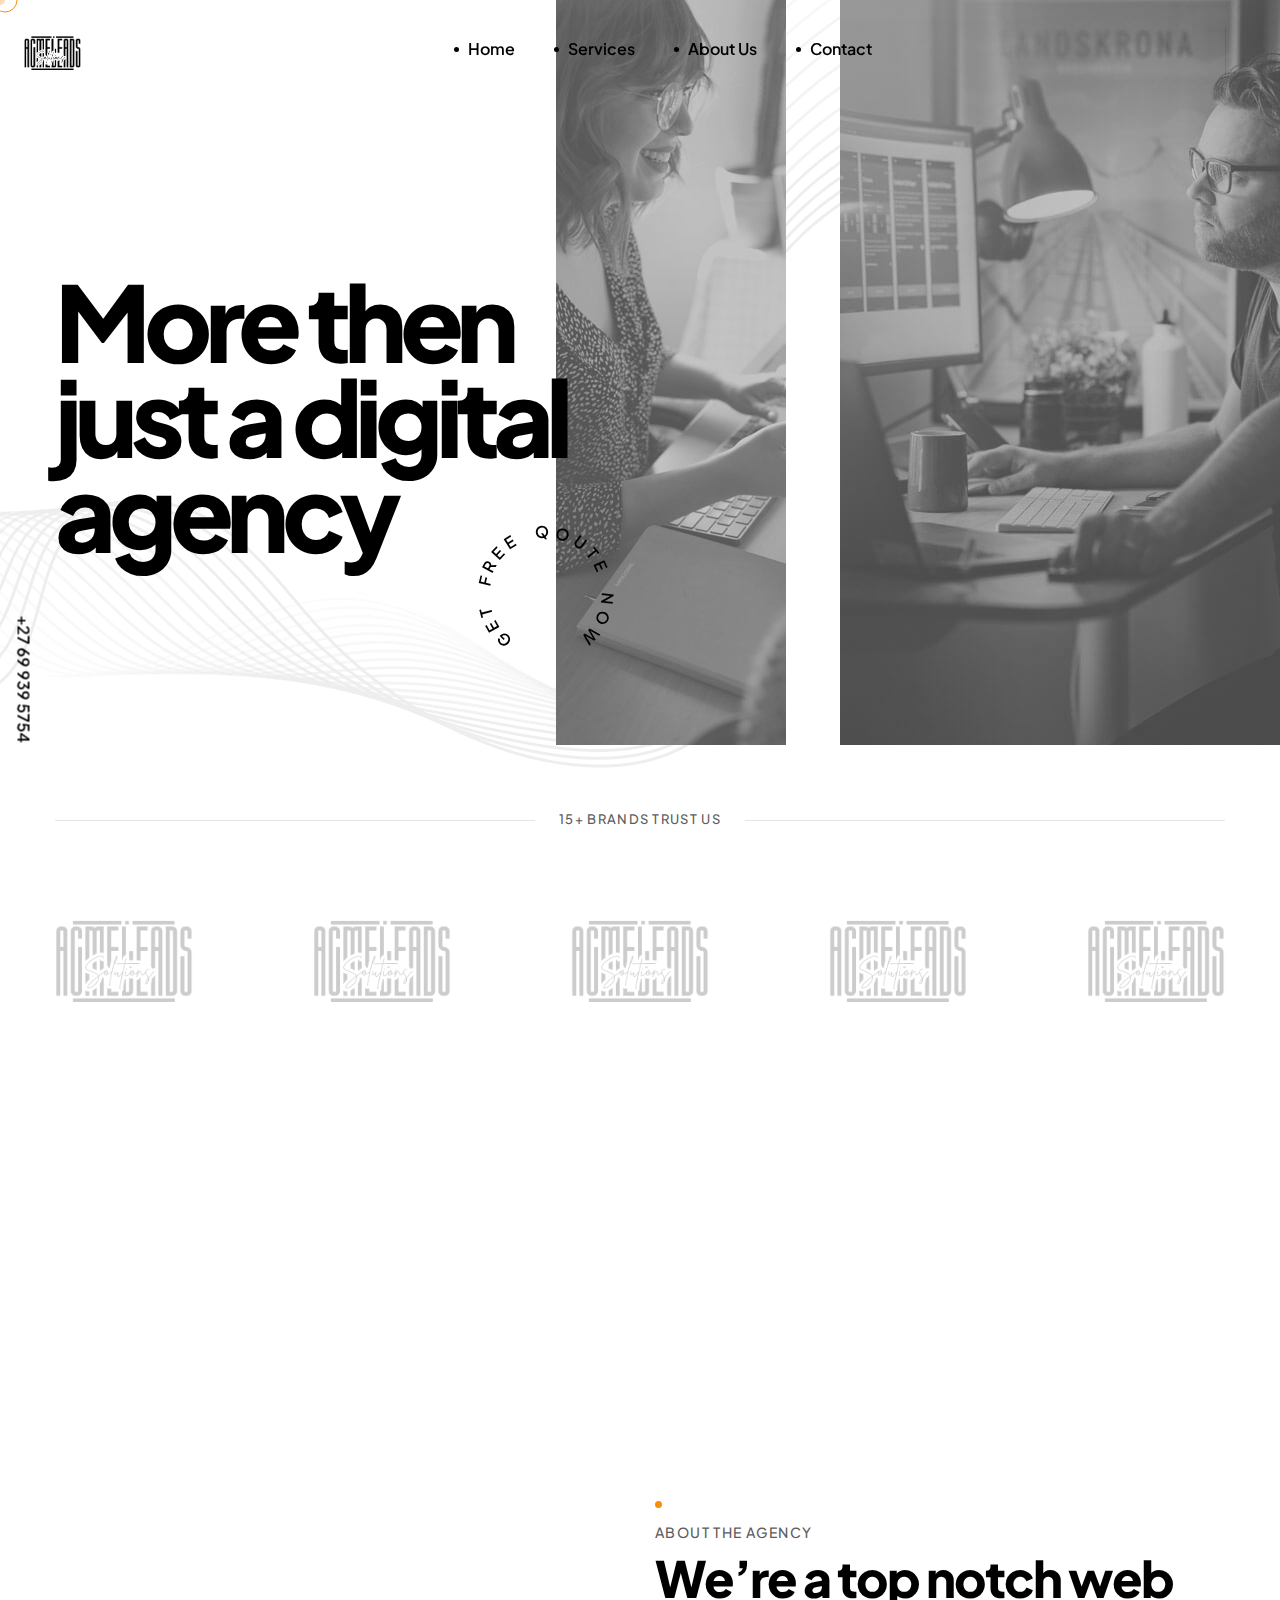
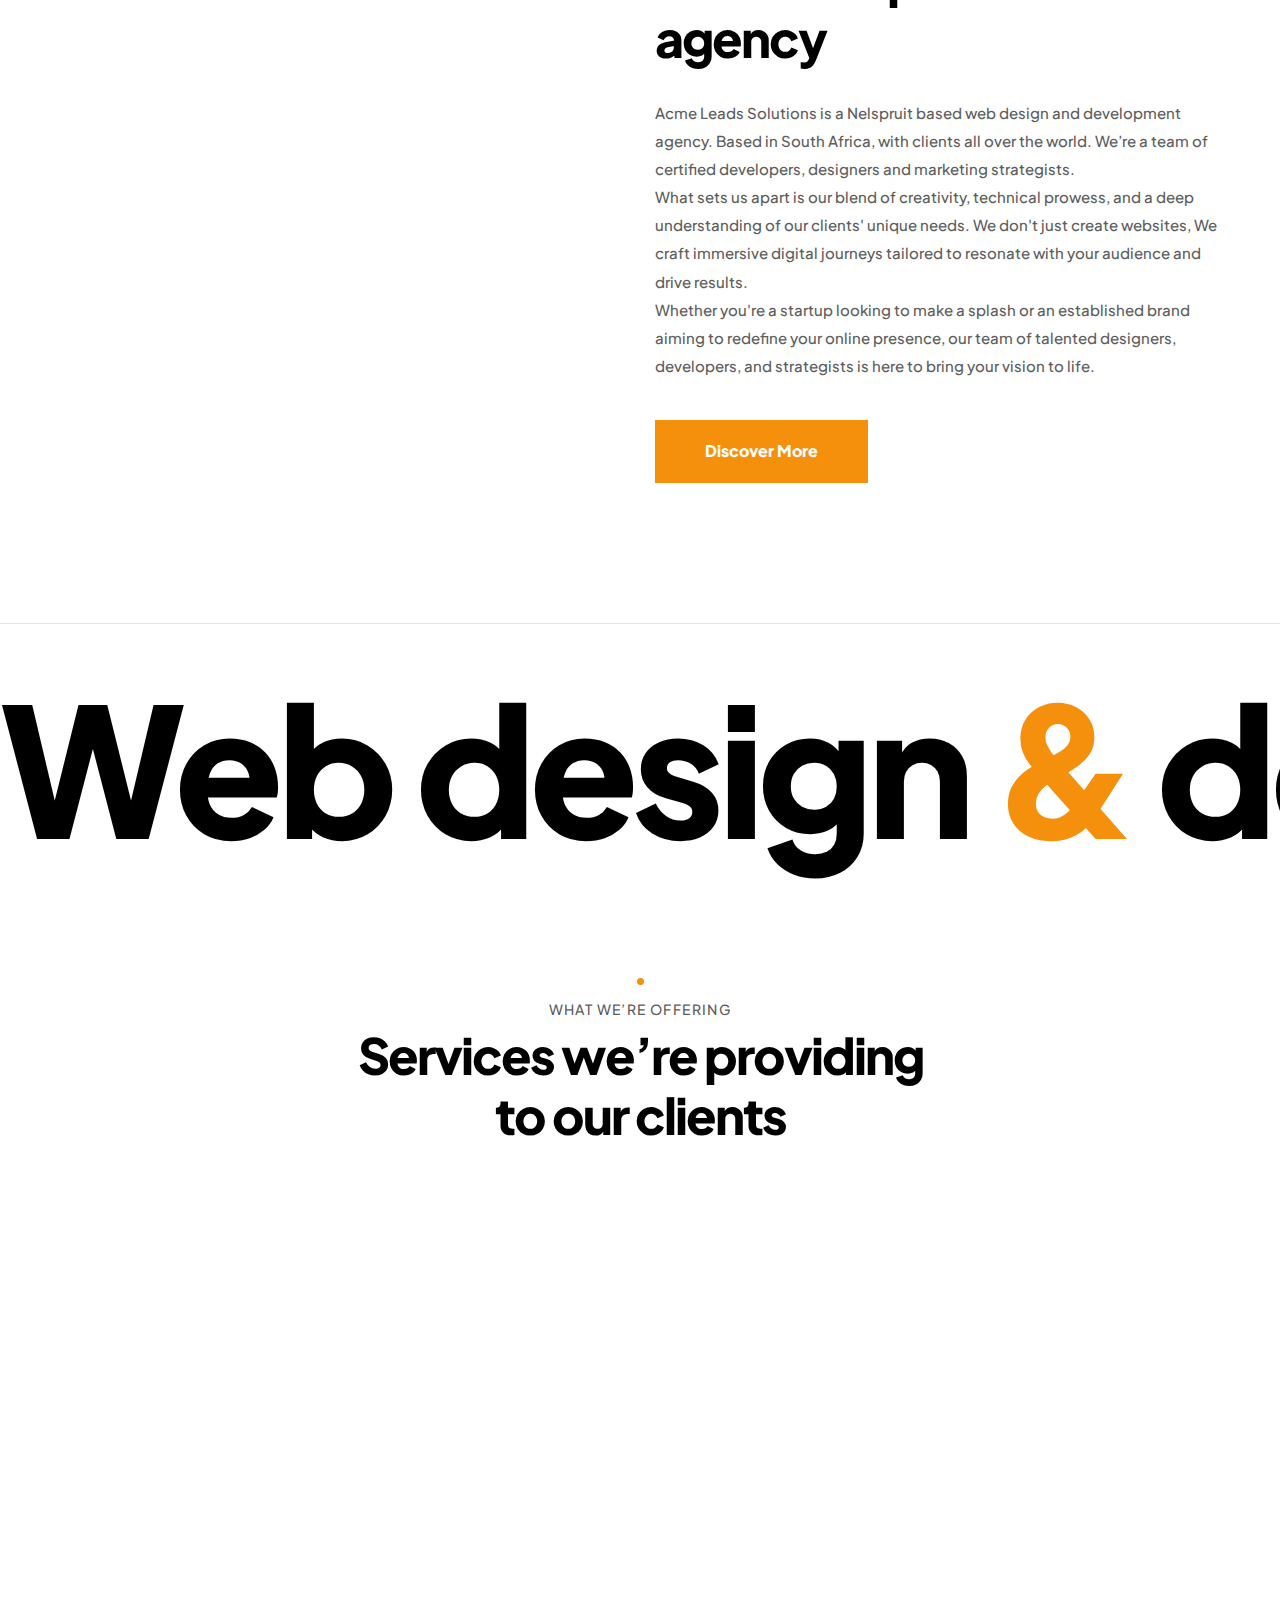
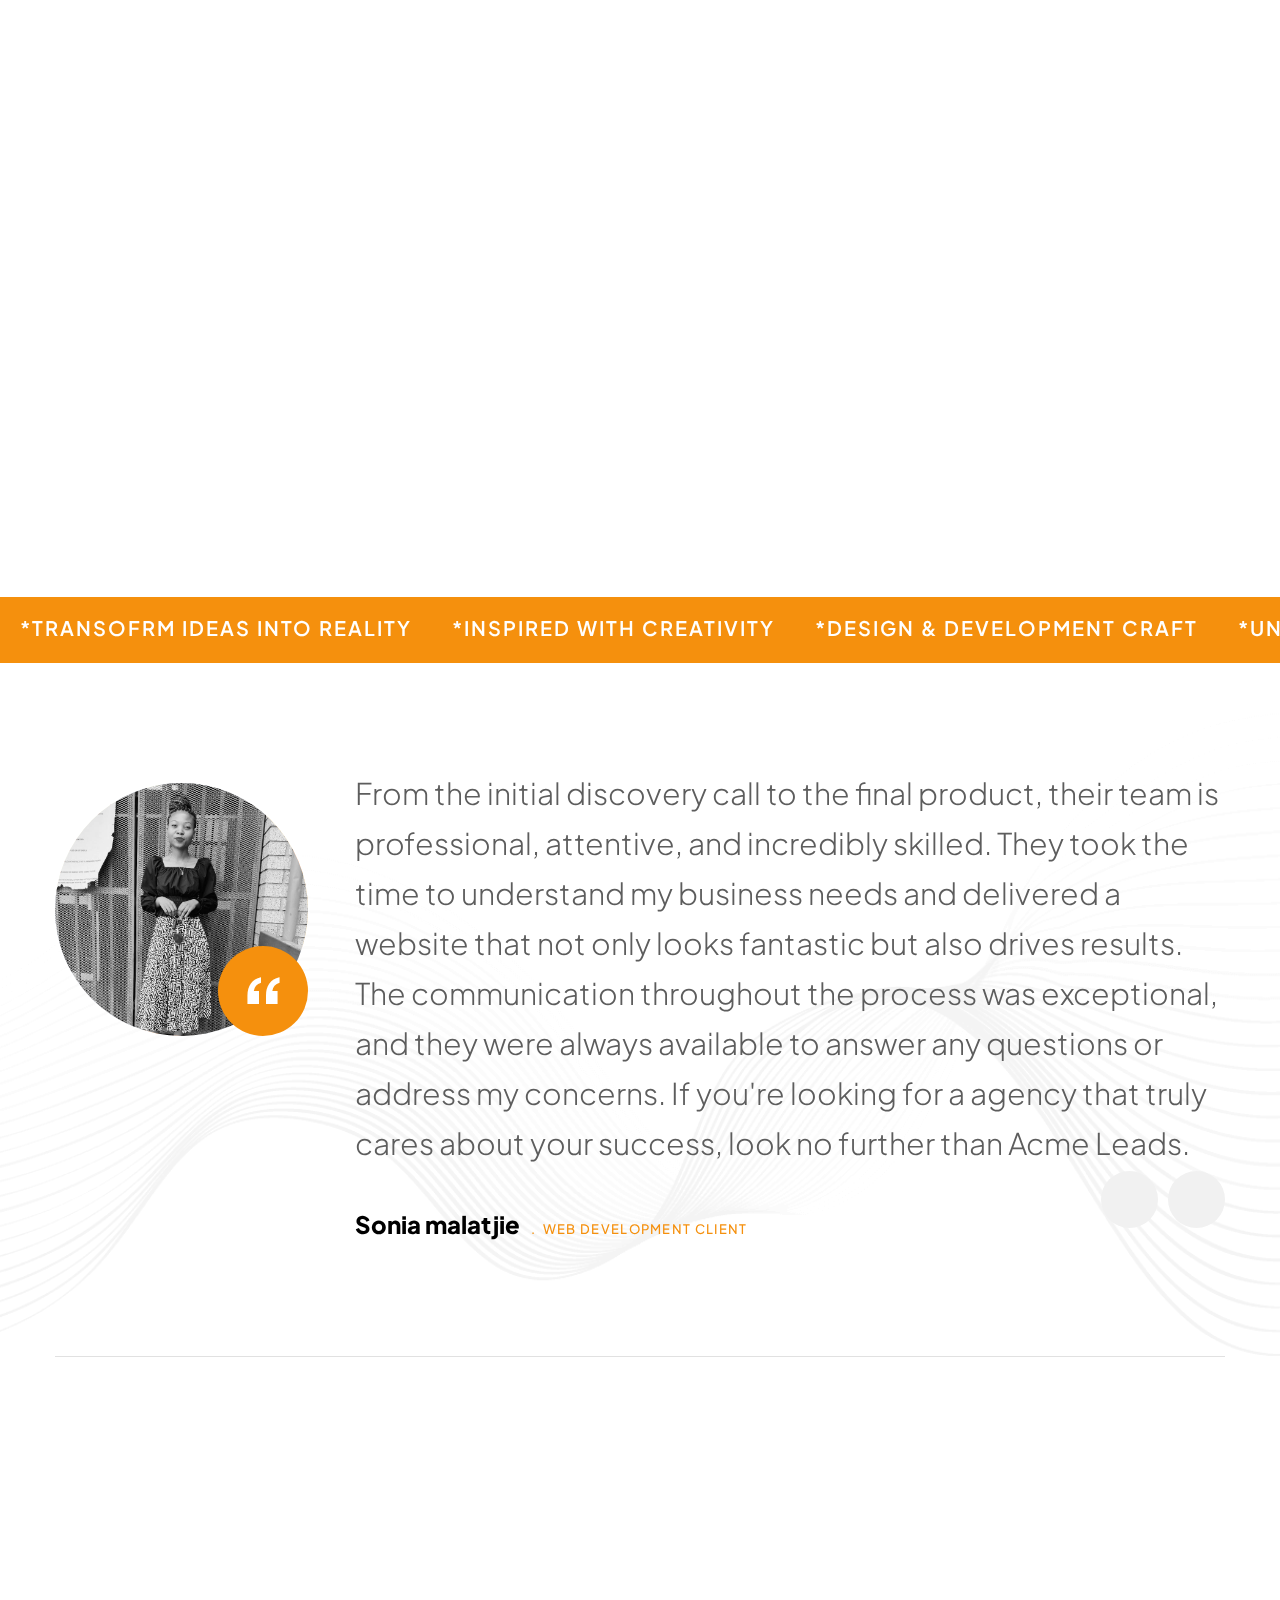
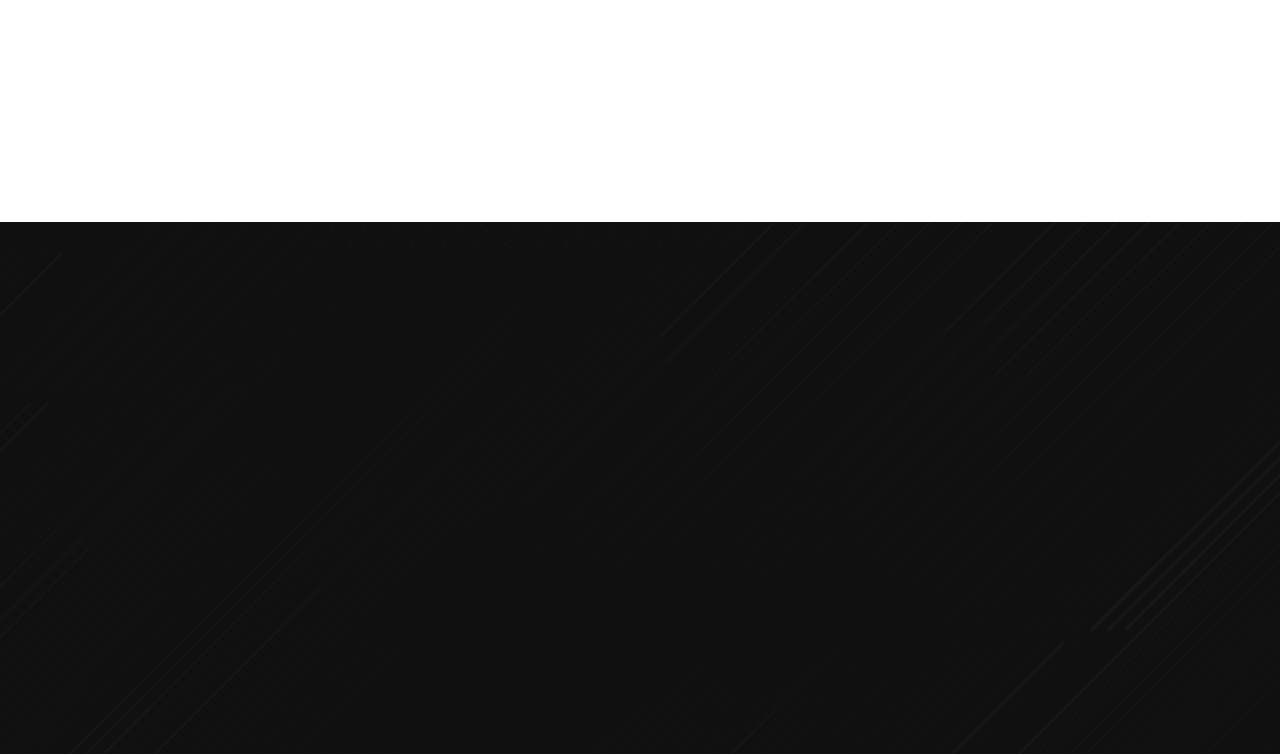
<file: index.html>
<!DOCTYPE html>
<html lang="en">

<head>
    <meta charset="UTF-8" />
    <meta name="viewport" content="width=device-width, initial-scale=1.0" />
    <title>Acme Leads Solutions | Web Development & Digital Marketing</title>
    <!-- favicons Icons -->
    <link rel="stylesheet" href="https://cdnjs.cloudflare.com/ajax/libs/font-awesome/6.5.2/css/all.min.css" integrity="sha512-SnH5WK+bZxgPHs44uWIX+LLJAJ9/2PkPKZ5QiAj6Ta86w+fsb2TkcmfRyVX3pBnMFcV7oQPJkl9QevSCWr3W6A==" crossorigin="anonymous" referrerpolicy="no-referrer" />
    <meta name="description" content="Website of Acme Leads Solutions Homeage" />
    <link rel="shortcut icon" href="./assets/images/logo.png" type="image/x-icon">

    <!-- fonts -->
    <link rel="preconnect" href="https://fonts.gstatic.com" />
    <link href="https://fonts.googleapis.com/css2?family=Plus+Jakarta+Sans:ital,wght@0,200;0,300;0,400;0,500;0,600;0,700;0,800;1,200;1,300;1,400;1,500;1,600;1,700;1,800&display=swap" rel="stylesheet" />


    <link rel="stylesheet" href="assets/vendors/bootstrap/css/bootstrap.min.css" />
    <link rel="stylesheet" href="assets/vendors/bootstrap-select/bootstrap-select.min.css" />
    <link rel="stylesheet" href="assets/vendors/jquery-ui/jquery-ui.css" />
    <link rel="stylesheet" href="assets/vendors/animate/animate.min.css" />
    <link rel="stylesheet" href="assets/vendors/jarallax/jarallax.css" />
    <link rel="stylesheet" href="assets/vendors/jquery-magnific-popup/jquery.magnific-popup.css" />
    <link rel="stylesheet" href="assets/vendors/nouislider/nouislider.min.css" />
    <link rel="stylesheet" href="assets/vendors/nouislider/nouislider.pips.css" />
    <link rel="stylesheet" href="assets/vendors/odometer/odometer.min.css" />
    <link rel="stylesheet" href="assets/vendors/tiny-slider/tiny-slider.min.css" />
    <link rel="stylesheet" href="assets/vendors/owl-carousel/assets/owl.carousel.min.css" />
    <link rel="stylesheet" href="assets/vendors/owl-carousel/assets/owl.theme.default.min.css" />

    <!-- template styles -->
    <link rel="stylesheet" href="assets/css/agency-1.css">
    <link rel="stylesheet" href="assets/css/agency.css" />
    <link rel="stylesheet" href="assets/css/agency-light.css" />
</head>

<body class="custom-cursor">

    <div class="custom-cursor__cursor"></div>
    <div class="custom-cursor__cursor-two"></div>

    <div class="preloader">
        <div class="preloader__image" style="background-image: url(assets/images/logo.png);"></div>
    </div>
    <!-- /.preloader -->

    <div class="page-wrapper">
        <header class="main-header">
            <nav class="main-menu">
                <div class="container-fluid">
                    <div class="main-menu__logo">
                        <a href="/">
                            <img src="assets/images/logo.png" height="34" alt="Acme-leads">
                        </a>
                    </div>
                    <!-- /.main-menu__logo -->
                    
                    <div class="main-menu__nav">
                        <ul class="main-menu__list">
                            <li>
                                <a href="/">Home</a>
                            </li>
                            <li class="dropdown">
                                <a href="services.html">Services</a>
                                <ul>
                                    <li><a href="website-development.html">Website development</a></li>
                                    <li><a href="web-application.html">Web application</a></li>
                                    <li><a href="digital-marketing.html">Digital marketing</a></li>
                                    <li><a href="seo.html">Search engine optimization</a></li>
                                </ul>
                            </li>
                            <li>
                                <a href="about.html">About us</a>
                            </li>
                            <li><a href="contact.html">Contact</a></li>
                        </ul>
                    </div><!-- /.main-menu__nav -->
                
                    <div class="main-menu__right">
                        <a href="#" class="main-menu__toggler mobile-nav__toggler">
                            <i class="fa fa-bars"></i>
                        </a><!-- /.mobile menu btn -->
                        
                        <a href="#" class="main-menu__search search-toggler">
                            <i class="fa fa-search"></i>
                        </a><!-- /.search btn -->
                    </div><!-- /.main-menu__right -->
                </div><!-- /.container -->
            </nav>
            <!-- /.main-menu -->
        </header><!-- /.main-header -->

        <div class="stricky-header stricked-menu main-menu">
            <div class="sticky-header__content"></div><!-- /.sticky-header__content -->
        </div><!-- /.stricky-header -->
        <!--Main Slider Start-->
        <section class="main-slider">
            <div class="main-slider__one ogency-owl__carousel owl-carousel" data-owl-options='{
		"loop": true,
		"animateOut": "fadeOut",
		"animateIn": "fadeIn",
		"items": 1,
		"autoplay": 6000,
		"autoplayTimeout": 7000,
		"smartSpeed": 500,
		"nav": false,
		"dots": false,
		"margin": 0
	    }'>
                <div class="item">
                    <!-- slider item start -->
                    <div class="main-slider__one-item" id="index">
                        <!-- bg image start -->
                        <div class="main-slider__one-bg" style="background-image: url(assets/images/backgrounds/slider-1-bg-1-light.png);"></div>
                        <!-- bg image end -->
                        <!-- image-layer start -->
                        <div class="main-slider__one-item__shape-1">
                            <img src="assets/images/backgrounds/slider-1-shape-1.jpg" alt="">
                        </div>
                        <div class="main-slider__one-item__shape-2">
                            <img src="assets/images/backgrounds/slider-1-shape-2.jpg" alt="">
                        </div>
                        <!-- image-layer end -->
                        <div class="container">
                            <div class="row">
                                <div class="col-xl-8">
                                    <div class="main-slider__one-item__content">
                                        <h2>More then<br> just a digital<br> agency</h2>
                                        <a href="contact.html" class="main-slider__one-item__content-curved-circle-box">
                                            <div class="curved-circle">
                                                <!-- curved-circle start-->
                                                <span class="curved-circle--item">
                                                    Get&emsp;&emsp;free&emsp;&emsp;qoute&emsp;&emsp;now
                                                </span>
                                            </div><!-- curved-circle end-->
                                            <div class="main-slider__one-item__content-arrow-down">
                                                <span class="fa fa-arrow-down read-me-arrows"></span>
                                            </div><!-- curved-circle icon -->
                                        </a>
                                    </div>
                                </div>
                            </div>
                        </div>
                    </div>
                </div><!-- slider item end -->
                <div class="item">
                    <!-- slider item start -->
                    <div class="main-slider__one-item">
                        <!-- bg image start -->
                        <div class="main-slider__one-bg" style="background-image: url(assets/images/backgrounds/slider-1-bg-1-light.png);"></div>
                        <!-- bg image end -->
                        <!-- image-layer start -->
                        <div class="main-slider__one-item__shape-1">
                            <img src="assets/images/backgrounds/slider-1-shape-1.jpg" alt="">
                        </div>
                        <div class="main-slider__one-item__shape-2">
                            <img src="assets/images/backgrounds/slider-1-shape-2.jpg" alt="">
                        </div>
                        <!-- image-layer end -->
                        <div class="container">
                            <div class="row">
                                <div class="col-xl-8">
                                    <div class="main-slider__one-item__content">
                                        <h2>More then<br> just a web<br> agency</h2>
                                        <a href="contact.html" class="main-slider__one-item__content-curved-circle-box">
                                            <div class="curved-circle">
                                                <!-- curved-circle start-->
                                                <span class="curved-circle--item">
                                                    Get&emsp;&emsp;free&emsp;&emsp;website&emsp;&emsp;now
                                                </span>
                                            </div><!-- curved-circle end-->
                                            <div class="main-slider__one-item__content-arrow-down">
                                                <span class="fa fa-arrow-down read-me-arrows"></span>
                                            </div><!-- curved-circle icon -->
                                        </a>
                                    </div>
                                </div>
                            </div>
                        </div>
                    </div>
                </div><!-- slider item end -->
            </div>
            <!-- social start -->
            <div class="main-slider__socails">
                <a href="https://www.facebook.com/profile.php?id=61555667237240" target="_blank"><i class="fab fa-facebook"></i></a>
                <a href="https://www.instagram.com/acmeleads.io/" target="_blank"><i class="fab fa-instagram"></i></a>
                <a href="https://www.tiktok.com/@acmeleads" target="_blank"><i class="fab fa-tiktok"></i></a>
            </div>
            <!-- social end -->
            <!-- phone start -->
            <div class="main-slider__phone"><a href="tel:+27699395754">+27 69 939 5754</a></div>
            <!-- phone end -->
        </section>
        <!--Main Slider End-->
        
        <div class="client-carousel @@extraClassName">
            <div class="container">
                <h5 class="client-carousel__tilte"><span>15+ Brands Trust Us</span></h5><!-- section-title -->
                <div class="client-carousel__one ogency-owl__carousel owl-theme owl-carousel" data-owl-options='{
            "items": 5,
            "margin": 120,
            "smartSpeed": 700,
            "loop":true,
            "autoplay": 6000,
            "nav":false,
            "dots":false,
            "navText": ["<span class=\"fa fa-angle-left\"></span>","<span class=\"fa fa-angle-right\"></span>"],
            "responsive":{
                "0":{
                    "items":1,
                    "margin": 0
                },
                "360":{
                    "items":2,
                    "margin": 0
                },
                "575":{
                    "items":3,
                    "margin": 0
                },
                "768":{
                    "items":4,
                    "margin": 0
                },
                "992":{
                    "items": 5,
                    "margin": 0
                },
                "1200":{
                    "items": 5,
                    "margin": 120
                }
            }
            }'>
                    <div class="client-carousel__one__item">
                        <img src="assets/images/logo.png" alt="acmeleads">
                    </div><!-- /.owl-slide-item-->
                    <div class="client-carousel__one__item">
                        <img src="assets/images/logo.png" alt="acmeleads">
                    </div><!-- /.owl-slide-item-->
                    <div class="client-carousel__one__item">
                        <img src="assets/images/logo.png" alt="acmeleads">
                    </div><!-- /.owl-slide-item-->
                    <div class="client-carousel__one__item">
                        <img src="assets/images/logo.png" alt="acmeleads">
                    </div><!-- /.owl-slide-item-->
                    <div class="client-carousel__one__item">
                        <img src="assets/images/logo.png" alt="acmeleads">
                    </div><!-- /.owl-slide-item-->
                    <div class="client-carousel__one__item">
                        <img src="assets/images/logo.png" alt="acmeleads">
                    </div><!-- /.owl-slide-item-->
                    <div class="client-carousel__one__item">
                        <img src="assets/images/logo.png" alt="acmeleads">
                    </div><!-- /.owl-slide-item-->
                    <div class="client-carousel__one__item">
                        <img src="assets/images/logo.png" alt="acmeleads">
                    </div><!-- /.owl-slide-item-->
                    <div class="client-carousel__one__item">
                        <img src="assets/images/logo.png" alt="acmeleads">
                    </div><!-- /.owl-slide-item-->
                </div><!-- /.thm-owl__slider -->
            </div><!-- /.container -->
        </div><!-- /.client-carousel -->

        <!-- Feature Start -->
        <section class="feature-one">
            <div class="container">
                <div class="row">
                    <div class="col-lg-4 col-md-6 wow fadeInUp animated" data-wow-delay="200ms">
                        <div class="feature-one__item">
                            <!-- feature item start -->
                            <div class="feature-one__item__img">
                                <img src="assets/images/feature/feature-1.jpg" alt="agency">
                            </div>
                            <div class="feature-one__item__content">
                                <h4 class="feature-one__item__content--title">Website Development</h4>
                                <div class="feature-one__item__content--icon"><span class="fa fa-wrench"></span></div>
                            </div><!-- feature normal content -->
                            <div class="feature-one__item__hover-content">
                                <h4 class="feature-one__item__hover-content--title">Website Development</h4>
                                <p class="feature-one__item__hover-content--text">We focus on assisting businesses that do not have in-house web design and development expertise or experience.</p>
                                <a class="feature-one__item__hover-content__btn" href="website-development.html">Read More<span class="fa fa-arrow-circle-down read-me-arrows"></span></a>
                            </div><!-- feature hover content -->
                        </div><!-- feature item end -->
                    </div>

                    <div class="col-lg-4 col-md-6 wow fadeInUp animated" data-wow-delay="300ms">
                        <div class="feature-one__item">
                            <!-- feature item start -->
                            <div class="feature-one__item__img">
                                <img src="assets/images/feature/feature-2.jpg" alt="agency">
                            </div>
                            <div class="feature-one__item__content">
                                <h4 class="feature-one__item__content--title">Creative Agency</h4>
                                <div class="feature-one__item__content--icon"><span class="fa fa-lightbulb"></span></div>
                            </div><!-- feature normal content -->
                            <div class="feature-one__item__hover-content">
                                <h4 class="feature-one__item__hover-content--title">Creative Agency</h4>
                                <p class="feature-one__item__hover-content--text">We have one purpose, which is to build meaningful brand engagement through user-focused, digital experiences.</p>
                                <a class="feature-one__item__hover-content__btn" href="web-application.html">Read More<span class="fa fa-arrow-circle-down read-me-arrows"></span></a>
                            </div><!-- feature hover content -->
                        </div><!-- feature item end -->
                    </div>
                    <div class="col-lg-4 col-md-6 wow fadeInUp animated" data-wow-delay="400ms">
                        <div class="feature-one__item">
                            <!-- feature item start -->
                            <div class="feature-one__item__img">
                                <img src="assets/images/feature/feature-3.jpg" alt="ogency">
                            </div>
                            <div class="feature-one__item__content">
                                <h4 class="feature-one__item__content--title">Results Driven</h4>
                                <div class="feature-one__item__content--icon"><span class="fa-regular fa-gem"></span></div>
                            </div><!-- feature normal content -->
                            <div class="feature-one__item__hover-content">
                                <h4 class="feature-one__item__hover-content--title">Results Driven</h4>
                                <p class="feature-one__item__hover-content--text">Our aim is to transform your business on the digital landscape, driving more traffic to you.</p>
                                <a class="feature-one__item__hover-content__btn" href="digital-marketing.html">Read More<span class="fa fa-arrow-circle-down read-me-arrows"></span></a>
                            </div><!-- feature hover content -->
                        </div><!-- feature item end -->
                    </div>
                </div>
            </div>
        </section>
        <!-- Feature End -->

        <!-- About Start -->
        <section class="about-one">
            <div class="container">
                <div class="row">
                    <div class="col-lg-6">
                        <div class="about-one__thumb wow fadeInLeft animated" data-wow-delay="300ms">
                            <!-- about thumb start -->
                            <div class="about-one__thumb__round--top"></div>
                            <div class="about-one__thumb__img">
                                <img src="assets/images/resources/owner-img.jpg" alt="agency">
                            </div>
                            <div class="about-one__thumb__round--bottom"></div>
                        </div><!-- about thumb end -->
                    </div>
                    <div class="col-lg-6">
                        <div class="about-one__content">
                            <!-- about content start-->
                            <div class="section-title">
                                <h5 class="section-title__tagline section-title__tagline--has-dots">about the agency</h5>
                                <h2 class="section-title__title">We’re a top notch web agency</h2>
                            </div><!-- section-title -->
                            <p class="about-one__content__text-one">Acme Leads Solutions is a Nelspruit based web design and development agency. Based in South Africa, with clients all over the world. We’re a team of certified developers, designers and marketing strategists.</p>
                            <p class="about-one__content__text-two">What sets us apart is our blend of creativity, technical prowess, and a deep understanding of our clients' unique needs. We don't just create websites, We craft immersive digital journeys tailored to resonate with your audience and drive results. <br> Whether you're a startup looking to make a splash or an established brand aiming to redefine your online presence, our team of talented designers, developers, and strategists is here to bring your vision to life.</p>
                            <a href="about.html" class="agency-btn">Discover More</a>
                        </div><!-- about content end-->
                    </div>
                </div>
            </div>
        </section>
        <!-- About End -->

        <!-- Sliding Text Start-->
        <section class="slider-text-one">
            <div class="slider-text-one__animate-text">
                <span>Web design <span>&</span> development agency.&nbsp;</span>
                <span>Web design <span>&</span> development agency.&nbsp;</span>
            </div>
        </section>
        <!-- Sliding Text Start-->

        <!-- Service Start -->
        <section class="service-one @@extraClassName">
            <div class="container">
                <div class="row">
                    <div class="col-md-12">
                        <div class="section-title text-center">
                            <h5 class="section-title__tagline section-title__tagline--has-dots">what we’re offering</h5>
                            <h2 class="section-title__title">Services we’re providing<br> to our clients</h2>
                        </div><!-- section-title -->
                    </div>
                </div>
                <div class="row">
                    <div class="col-lg-3 col-md-6 wow fadeInUp animated" data-wow-delay="100ms">
                        <div class="service-one__item">
                            <div class="service-one__item__icon">
                                <img src="./assets/images/favicons/website-icon.png" class="service-icons"/>
                            </div><!-- /.service-icon -->
                            <h3 class="service-one__item__title">
                                <a href="website-development.html">Website development</a>
                            </h3><!-- /.service-title -->
                            <p class="service-one__item__text">Expert web development services to capture user's attention and convert them to customers.</p><!-- /.service-content -->
                            <a class="service-one__item__btn" href="website-development.html">Read More<span class="fa fa-arrow-circle-down read-me-arrows"></span></a><!-- /.service-read-more -->
                        </div><!-- /.service-card-one -->
                    </div>
                    <div class="col-lg-3 col-md-6 wow fadeInUp animated" data-wow-delay="200ms">
                        <div class="service-one__item">
                            <div class="service-one__item__icon">
                                <img src="assets/images/favicons/seo-search-symbol.png" alt="seo" class="service-icons">
                            </div><!-- /.service-icon -->
                            <h3 class="service-one__item__title">
                                <a href="graphic-designing.html">Search engine optomization</a>
                            </h3><!-- /.service-title -->
                            <p class="service-one__item__text">We put your business first in every related search to gain more traffic.</p><!-- /.service-content -->
                            <a class="service-one__item__btn" href="graphic-designing.html">Read More<span class="fa fa-arrow-circle-down read-me-arrows"></span></a><!-- /.service-read-more -->
                        </div><!-- /.service-card-one -->
                    </div>
                    <div class="col-lg-3 col-md-6 wow fadeInUp animated" data-wow-delay="100ms">
                        <div class="service-one__item">
                            <div class="service-one__item__icon">
                                <img src="/assets/images/favicons/digita-icon.png" alt="digital-marketing" class="service-icons" />
                            </div><!-- /.service-icon -->
                            <h3 class="service-one__item__title">
                                <a href="digital-marketing.html">Digital marketing</a>
                            </h3><!-- /.service-title -->
                            <p class="service-one__item__text">We put your business in front of your target audience in a cost effective manner.</p><!-- /.service-content -->
                            <a class="service-one__item__btn" href="digital-marketing.html">Read More<span class="fa fa-arrow-circle-down read-me-arrows"></span></a><!-- /.service-read-more -->
                        </div><!-- /.service-card-one -->
                    </div>
                    <div class="col-lg-3 col-md-6 wow fadeInUp animated" data-wow-delay="100ms">
                        <div class="service-one__item">
                            <div class="service-one__item__icon">
                                <img src="assets/images/favicons/application.png" alt="web-application" class="service-icons">
                            </div><!-- /.service-icon -->
                            <h3 class="service-one__item__title">
                                <a href="apps-development.html">Web <br> application</a>
                            </h3><!-- /.service-title -->
                            <p class="service-one__item__text">Wanna turn your Website into a simple app for your team or customers?</p><!-- /.service-content -->
                            <a class="service-one__item__btn" href="apps-development.html">Read More<span class="fa fa-arrow-circle-down read-me-arrows"></span></a><!-- /.service-read-more -->
                        </div><!-- /.service-card-one -->
                    </div>
                </div>
            </div>
        </section>
        <!-- Service Start -->
        <!-- Project Start -->
        
            <!-- Add after finalizing portfolio -->

        <!-- Project End -->

        <!-- Team Start -->
        <section class="fact-one">
            <div class="container">
                <div class="row">
                    <div class="col-lg-3 col-md-6 wow fadeInUp animated" data-wow-delay="100ms">
                        <div class="fact-one__item text-center">
                            <div class="fact-one__item__icon"><img src="./assets/images/favicons/closure.png" alt="projects" height="80"></div><!-- /.fact-one__icon -->
                            <div class="fact-one__item__count">
                                <span class="count-box">
                                    <span class="count-text" data-stop="133" data-speed="1500"></span>
                                </span>
                            </div><!-- /.fact-one__count -->
                            <h3 class="fact-one__item__title">Projects completed</h3><!-- /.fact-one__title -->
                        </div><!-- /.fact-one__item -->
                    </div><!-- /.col-lg-3 col-md-6 -->
                    <div class="col-lg-3 col-md-6 wow fadeInUp animated" data-wow-delay="200ms">
                        <div class="fact-one__item text-center">
                            <div class="fact-one__item__icon"><img src="./assets/images/favicons/trophy.png" alt="projects" height="80"></span></div><!-- /.fact-one__icon -->
                            <div class="fact-one__item__count">
                                <span class="count-box">
                                    <span class="count-text" data-stop="9" data-speed="1500"></span>
                                </span>
                            </div><!-- /.fact-one__count -->
                            <h3 class="fact-one__item__title">Honorable mentions</h3><!-- /.fact-one__title -->
                        </div><!-- /.fact-one__item -->
                    </div><!-- /.col-lg-3 col-md-6 -->
                    <div class="col-lg-3 col-md-6 wow fadeInUp animated" data-wow-delay="300ms">
                        <div class="fact-one__item text-center">
                            <div class="fact-one__item__icon"><img src="./assets/images/favicons/costumer.png" alt="projects" height="80"></div><!-- /.fact-one__icon -->
                            <div class="fact-one__item__count">
                                <span class="count-box">
                                    <span class="count-text" data-stop="35" data-speed="1500"></span>
                                </span>
                            </div><!-- /.fact-one__count -->
                            <h3 class="fact-one__item__title">Satisfied customers</h3><!-- /.fact-one__title -->
                        </div><!-- /.fact-one__item -->
                    </div><!-- /.col-lg-3 col-md-6 -->
                    <div class="col-lg-3 col-md-6 wow fadeInUp animated" data-wow-delay="400ms">
                        <div class="fact-one__item text-center">
                            <div class="fact-one__item__icon"><img src="./assets/images/favicons/project.png" alt="projects" height="80"></div><!-- /.fact-one__icon -->
                            <div class="fact-one__item__count">
                                <span class="count-box">
                                    <span class="count-text" data-stop="15" data-speed="1500"></span>
                                </span>
                            </div><!-- /.fact-one__count -->
                            <h3 class="fact-one__item__title">Professional completed</h3><!-- /.fact-one__title -->
                        </div><!-- /.fact-one__item -->
                    </div><!-- /.col-lg-3 col-md-6 -->
                </div><!-- /.row -->
            </div><!-- /.container -->
        </section><!-- /.fact-one -->
        <!--Sliding Text Start -->
        <section class="sliding-text @@extraClassName">
            <div class="sliding-text__wrap">
                <ul class="sliding-text__list list-unstyled">
                    <li>*Transofrm ideas into reality</li>
                    <li>*INSPIRED WITH CREATIVITY</li>
                    <li>*Design & development craft</li>
                    <li>*unlock the potential</li>
                    <li>*Transofrm ideas into reality</li>
                    <li>*INSPIRED WITH CREATIVITY</li>
                    <li>*Design & development craft</li>
                    <li>*unlock the potential</li>
                    <li>*Transofrm ideas into reality</li>
                    <li>*INSPIRED WITH CREATIVITY</li>
                    <li>*Design & development craft</li>
                    <li>*unlock the potential</li>
                    <li>*Transofrm ideas into reality</li>
                </ul>
            </div>
        </section>
        <!--Sliding Text Start -->
        <!--Testimonial Start-->
        <section class="testimonial-one" style="background-image: url(assets/images/backgrounds/testimonial-bg-1-light.png);">
            <div class="container">
                <div class="testimonial-one__carousel ogency-owl__carousel owl-theme owl-carousel" data-owl-options='{
            "items": 1,
            "margin": 0,
            "smartSpeed": 700,
            "loop":true,
            "autoplay": true,
            "nav":true,
            "dots":false,
            "navText": ["<span class=\"fa fa-angle-left\"></span>","<span class=\"fa fa-angle-right\"></span>"]
            }'>
                    <!-- Testimonial Item -->
                    <div class="testimonial-one__item">
                        <div class="testimonial-one__item__author-thumb">
                            <img src="assets/images/resources/testimonial-1.jpg" alt="testimonial">
                            <span>“</span><!-- testimonial-quote-icon -->
                        </div><!-- testimonial-author-thumb -->
                        <div class="testimonial-one__item__content">
                            <div class="testimonial-one__item__quote">
                                From the initial discovery call to the final product, their team is professional, attentive, and incredibly skilled. They took the time to understand my business needs and delivered a website that not only looks fantastic but also drives results. The communication throughout the process was exceptional, and they were always available to answer any questions or address my concerns. If you're looking for a agency that truly cares about your success, look no further than Acme Leads.
                            </div><!-- testimonial-quote -->
                            <div class="testimonial-one__item__meta">Sonia malatjie<span>.&nbsp;&nbsp;Web development client</span></div><!-- testimonial-meta -->
                        </div><!-- testimonial-content -->
                    </div>
                    <!-- Testimonial Item -->
                    <!-- Testimonial Item -->
                    <div class="testimonial-one__item">
                        <div class="testimonial-one__item__author-thumb">
                            <img src="assets/images/resources/testimonial-2.jpg" alt="testimonial-photo">
                            <span>“</span><!-- testimonial-quote-icon -->
                        </div><!-- testimonial-author-thumb -->
                        <div class="testimonial-one__item__content">
                            <div class="testimonial-one__item__quote">
                                Working with Acme Leads Solutions was a breeze! Their team is talented and innovative. Our new website captures our brand perfectly and is already attracting more visitors. Highly recommend!
                            </div><!-- testimonial-quote -->
                            <div class="testimonial-one__item__meta">Ryan van wijk<span>.&nbsp;&nbsp;Web development client</span></div><!-- testimonial-meta -->
                        </div><!-- testimonial-content -->
                    </div>
                    <!-- Testimonial Item -->
                </div>
            </div>
        </section>
        <!--Testimonial End-->

        <!-- Call To Action Start -->
        <section class="cta-one">
            <div class="container text-center wow fadeInUp animated" data-wow-delay="200ms">
                <div class="cta-one__author">
                    <div class="cta-one__author--wrap"><img src="assets/images/resources/owner-img.jpg" alt="Tresure"></div>
                    <a href="contact.html" class="cta-one__icon"><span class="fa fa-arrow-right"></span></a>
                </div><!-- cta-author -->
                <div class="section-title">
                    <h2 class="section-title__title">Have any projects in mind?<br> Get in touch with us!</h2>
                </div><!-- section-title -->
            </div>
        </section>
        <!-- Call To Action End -->

        <footer class="main-footer" style="background-image: url(assets/images/backgrounds/footer-bg-1.png);">
            <div class="container">
                <div class="main-footer__top wow fadeInUp animated" data-wow-delay="100ms">
                    <a href="/" class="main-footer__logo">
                        <img src="assets/images/logo-light-1.png" alt="acmeleads" height="55">
                    </a><!-- /.footer-logo -->
                    <div class="main-footer__social">
                        <a href="https://www.facebook.com/profile.php?id=61555667237240"><i class="fab fa-facebook"></i></a>
                        <a href="https://www.instagram.com/acmeleads.io/"><i class="fab fa-instagram"></i></a>
                        <a href="https://www.tiktok.com/@acmeleads"><i class="fab fa-tiktok"></i></a>
                    </div><!-- /.footer-social -->
                </div><!-- footer-top -->
                <div class="row">
                    <div class="col-lg-8 col-md-6 wow fadeInUp animated" data-wow-delay="200ms">
                        <div class="main-footer__about">
                            <p class="footer-widget__text">Let’s start working together</p>
                            <a href="mailto:info@acmeleads.co.za">info@acmeleads.co.za</a>
                        </div><!-- /.footer-widget -->
                    </div>
                    <div class="col-lg-2 col-md-3 wow fadeInUp animated" data-wow-delay="300ms">
                        <div class="main-footer__navmenu">
                            <ul>
                                <li><a href="about.html">About</a></li>
                                <!-- <li><a href="projects.html">Our Projects</a></li> -->
                                <li><a href="contact.html">Contact</a></li>
                            </ul><!-- /.list-unstyled -->
                        </div><!-- /.footer-widget -->
                    </div>
                    <div class="col-lg-2 col-md-3 wow fadeInUp animated" data-wow-delay="400ms">
                        <div class="main-footer__navmenu">
                            <ul>
                                <li><a href="faq.html">Our Faqs</a></li>
                                <li><a href="services.html">Services</a></li>
                                <li><a href="contact.html">Help</a></li>
                            </ul><!-- /.list-unstyled -->
                        </div><!-- /.footer-widget -->
                    </div>
                </div><!-- /.row -->
                <p class="main-footer__copyright wow fadeInUp animated" data-wow-delay="500ms">© Copyright <span class="dynamic-year"></span><!-- /.dynamic-year --> by <a href="/">Acme Leads Solutions</a>. All rights reserved.</p>
            </div><!-- /.container -->
        </footer><!-- /.main-footer -->

    </div><!-- /.page-wrapper -->

    <div class="mobile-nav__wrapper">
        <div class="mobile-nav__overlay mobile-nav__toggler"></div>
        <!-- /.mobile-nav__overlay -->
        <div class="mobile-nav__content">
            <span class="mobile-nav__close mobile-nav__toggler"><i class="fa fa-times"></i></span>
            <div class="logo-box">
                <a href="/" aria-label="logo image"><img src="assets/images/logo.png" width="36" alt="acmeleads" /></a>
            </div>
            <!-- /.logo-box -->

            <div class="mobile-nav__container mobile-nav_home_links"></div>
            <!-- /.mobile-nav__container -->

            <ul class="mobile-nav__contact list-unstyled">
                <li>
                    <i class="fas fa-envelope"></i>
                    <a href="mailto:acmeleads.io@gmail.com">acmeleads.io@gmail.com</a>
                </li>
                <li>
                    <i class="fa fa-phone"></i>
                    <a href="tel:0699395754">069 939 5754</a>
                </li>
            </ul><!-- /.mobile-nav__contact -->

            <div class="mobile-nav__social">
                <a href="https://www.facebook.com/profile.php?id=61555667237240"><i class="fab fa-facebook"></i></a>
                <a href="https://www.instagram.com/acmeleads.io/"><i class="fab fa-instagram"></i></a>
                <a href="https://www.tiktok.com/@acmeleads"><i class="fab fa-tiktok"></i></a>
            </div><!-- /.mobile-nav__social -->
        </div>
        <!-- /.mobile-nav__content -->
    </div>
    <!-- /.mobile-nav__wrapper -->


    <div class="search-popup">
        <div class="search-popup__overlay search-toggler"></div>
        <!-- /.search-popup__overlay -->
        <div class="search-popup__content">
            <form action="#">
                <label for="search" class="sr-only">search here</label><!-- /.sr-only -->
                <input type="text" id="search" placeholder="Search Here..." />
                <button type="submit" aria-label="search submit" class="agency-btn">
                    <i class="fa fa-search"></i>
                </button>
            </form>
        </div>
        <!-- /.search-popup__content -->
    </div>
    <!-- /.search-popup -->

    <!-- back-to-top-start -->
    <a href="#" class="scroll-top">
        <svg class="scroll-top__circle" width="100%" height="100%" viewBox="-1 -1 102 102">
            <path d="M50,1 a49,49 0 0,1 0,98 a49,49 0 0,1 0,-98" />
        </svg>
    </a>
    <!-- back-to-top-end -->


    <script src="assets/vendors/jquery/jquery-3.5.1.min.js"></script>
    <script src="assets/vendors/bootstrap/js/bootstrap.bundle.min.js"></script>
    <script src="assets/vendors/bootstrap-select/bootstrap-select.min.js"></script>
    <script src="assets/vendors/jquery-ui/jquery-ui.js"></script>
    <script src="assets/vendors/jarallax/jarallax.min.js"></script>
    <script src="assets/vendors/jquery-ajaxchimp/jquery.ajaxchimp.min.js"></script>
    <script src="assets/vendors/jquery-appear/jquery.appear.min.js"></script>
    <script src="assets/vendors/jquery-circle-progress/jquery.circle-progress.min.js"></script>
    <script src="assets/vendors/jquery-magnific-popup/jquery.magnific-popup.min.js"></script>
    <script src="assets/vendors/jquery-validate/jquery.validate.min.js"></script>
    <script src="assets/vendors/nouislider/nouislider.min.js"></script>
    <script src="assets/vendors/odometer/odometer.min.js"></script>
    <script src="assets/vendors/tiny-slider/tiny-slider.min.js"></script>
    <script src="assets/vendors/owl-carousel/owl.carousel.min.js"></script>
    <script src="assets/vendors/wnumb/wNumb.min.js"></script>
    <script src="assets/vendors/jquery-circleType/jquery.circleType.js"></script>
    <script src="assets/vendors/jquery-lettering/jquery.lettering.min.js"></script>
    <script src="assets/vendors/wow/wow.js"></script>
    <script src="assets/vendors/isotope/isotope.js"></script>
    <script src="assets/vendors/countdown/countdown.min.js"></script>
    <!-- template js -->
    <script src="assets/js/agency.js"></script>
</body>

</html>
</file>
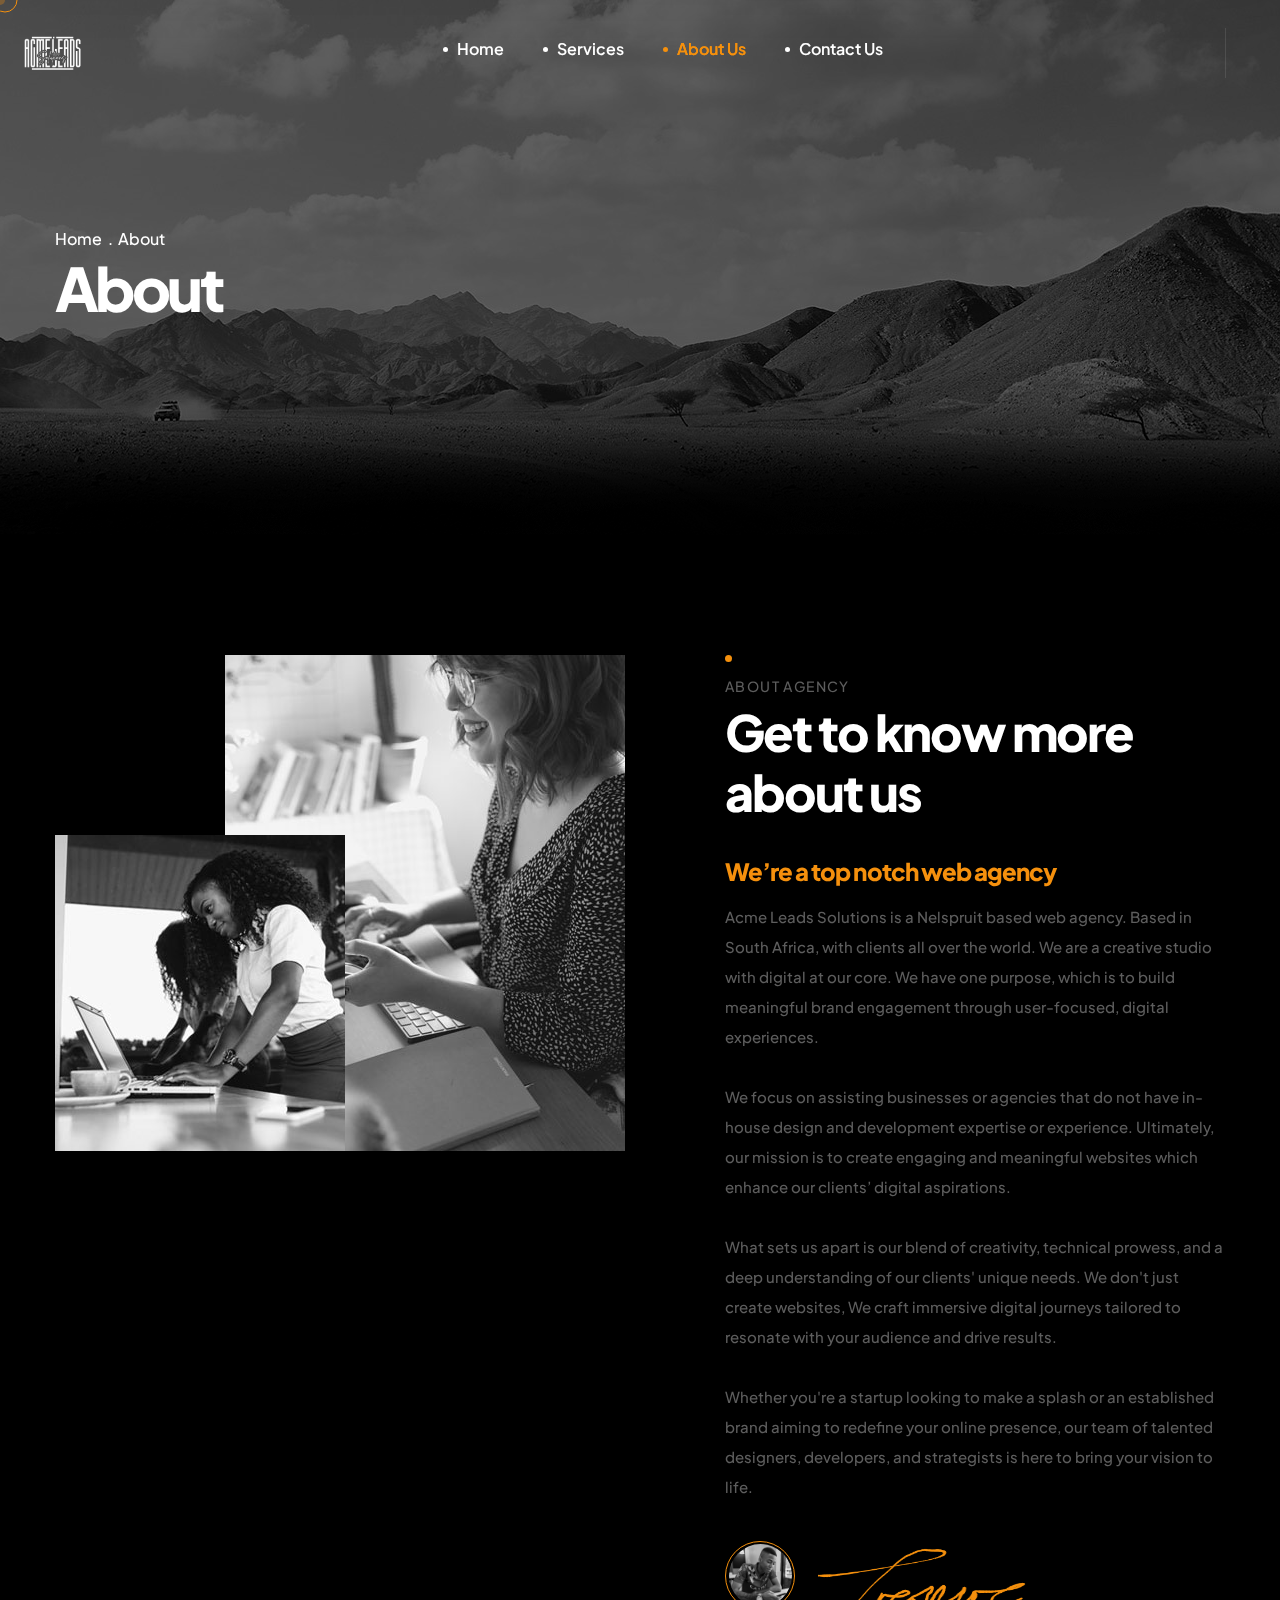
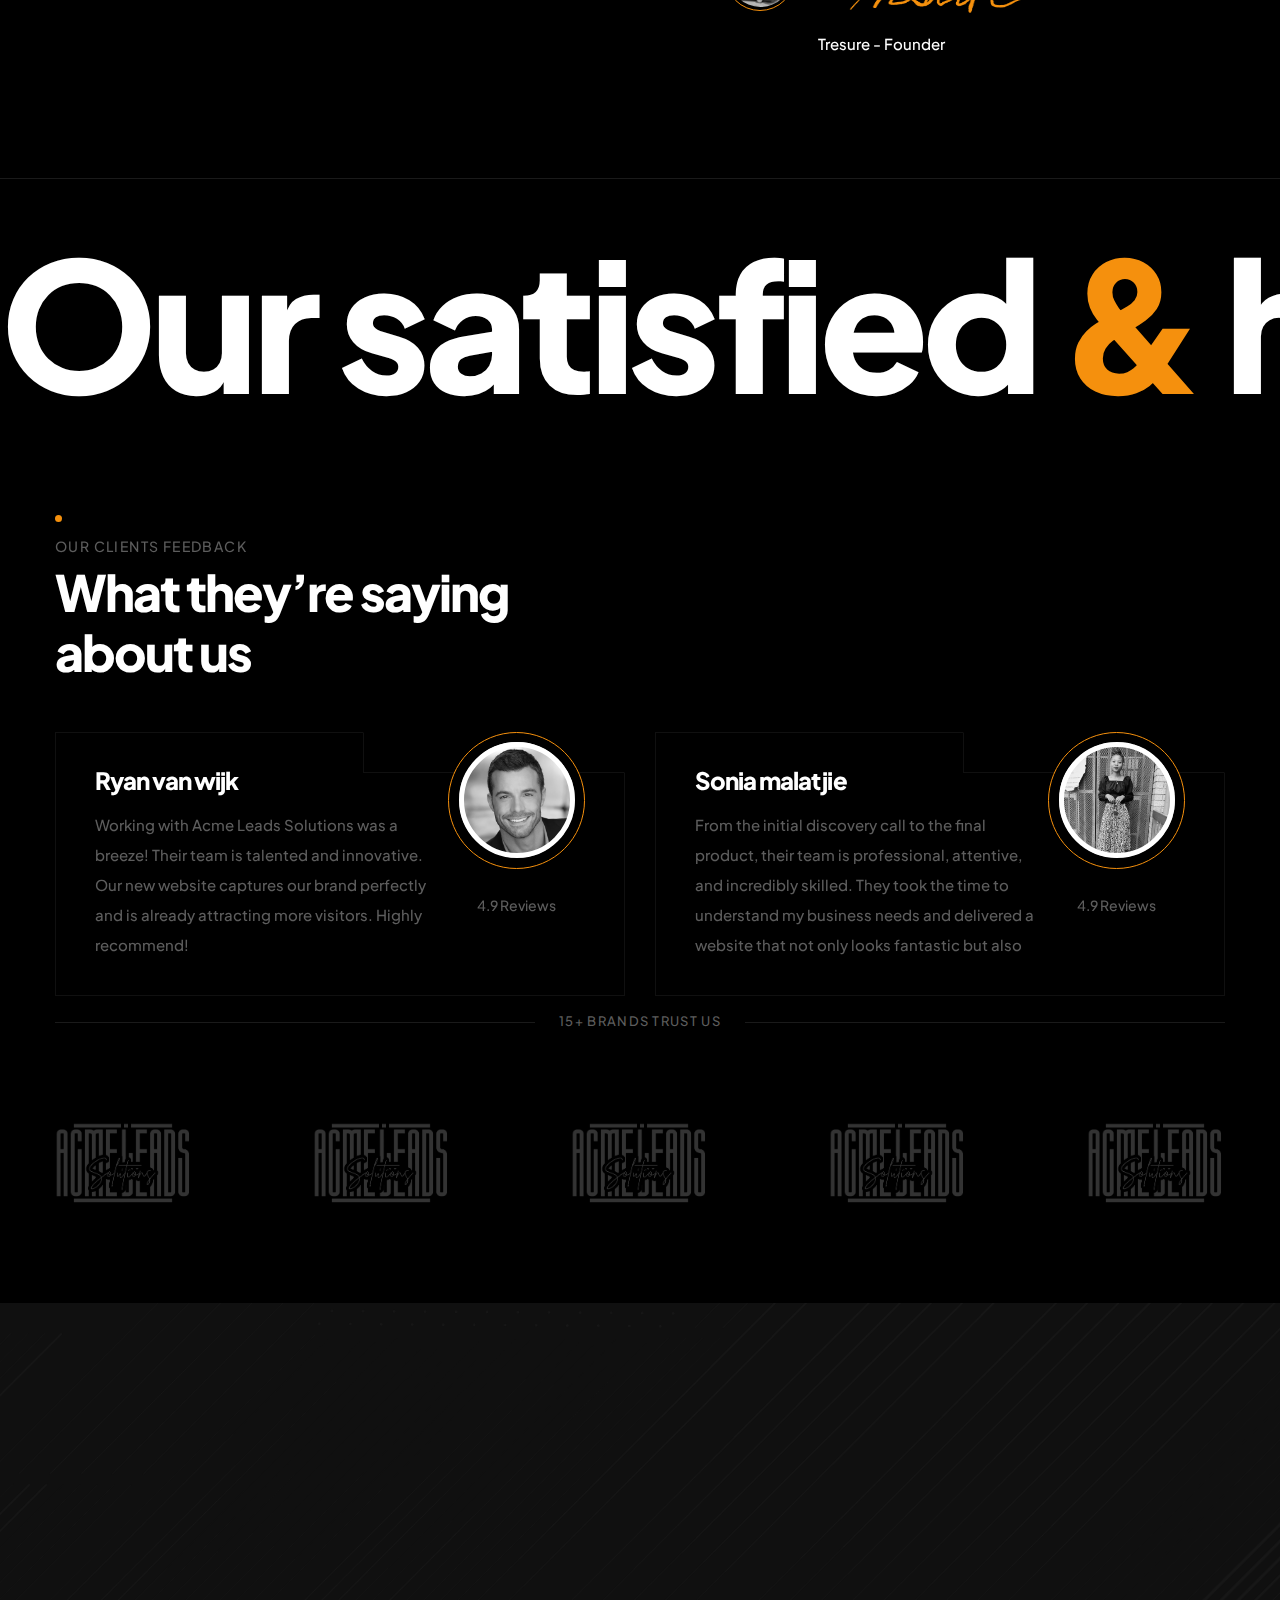
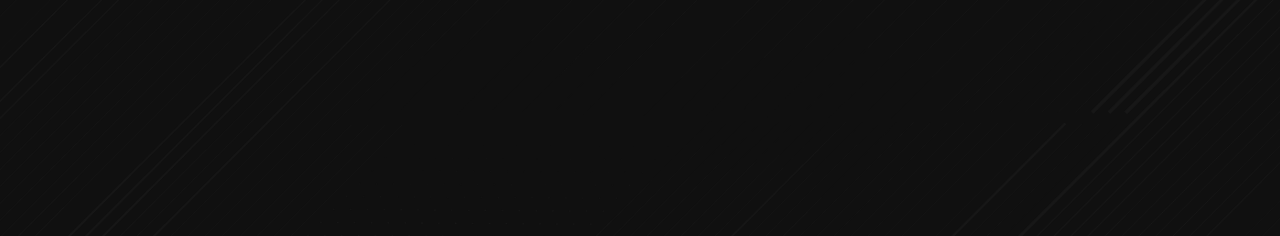
<file: about.html>
<!DOCTYPE html>
<html lang="en">
<head>
    <meta charset="UTF-8" />
    <meta name="viewport" content="width=device-width, initial-scale=1.0" />
    <title>About - Acme Leads Solutions</title>
    <!-- favicons Icons -->
    <meta name="description" content="About us page For Acme Leads" />
    <link rel="stylesheet" href="https://cdnjs.cloudflare.com/ajax/libs/font-awesome/6.5.2/css/all.min.css" integrity="sha512-SnH5WK+bZxgPHs44uWIX+LLJAJ9/2PkPKZ5QiAj6Ta86w+fsb2TkcmfRyVX3pBnMFcV7oQPJkl9QevSCWr3W6A==" crossorigin="anonymous" referrerpolicy="no-referrer" />
    <meta name="description" content="Website of Acme Leads Solutions Homeage" />
    <link rel="shortcut icon" href="./assets/images/logo.png" type="image/x-icon">

    <!-- fonts -->
    <link rel="preconnect" href="https://fonts.gstatic.com" />
    <link href="https://fonts.googleapis.com/css2?family=Plus+Jakarta+Sans:ital,wght@0,200;0,300;0,400;0,500;0,600;0,700;0,800;1,200;1,300;1,400;1,500;1,600;1,700;1,800&display=swap" rel="stylesheet" />


    <link rel="stylesheet" href="assets/vendors/bootstrap/css/bootstrap.min.css" />
    <link rel="stylesheet" href="assets/vendors/bootstrap-select/bootstrap-select.min.css" />
    <link rel="stylesheet" href="assets/vendors/jquery-ui/jquery-ui.css" />
    <link rel="stylesheet" href="assets/vendors/animate/animate.min.css" />
    <link rel="stylesheet" href="assets/vendors/jarallax/jarallax.css" />
    <link rel="stylesheet" href="assets/vendors/jquery-magnific-popup/jquery.magnific-popup.css" />
    <link rel="stylesheet" href="assets/vendors/nouislider/nouislider.min.css" />
    <link rel="stylesheet" href="assets/vendors/nouislider/nouislider.pips.css" />
    <link rel="stylesheet" href="assets/vendors/odometer/odometer.min.css" />
    <link rel="stylesheet" href="assets/vendors/tiny-slider/tiny-slider.min.css" />
    <link rel="stylesheet" href="assets/vendors/owl-carousel/assets/owl.carousel.min.css" />
    <link rel="stylesheet" href="assets/vendors/owl-carousel/assets/owl.theme.default.min.css" />

    <!-- template styles -->
    <link rel="stylesheet" href="assets/css/agency.css" />
</head>

<body class="custom-cursor">

    <div class="custom-cursor__cursor"></div>
    <div class="custom-cursor__cursor-two"></div>

    <div class="preloader">
        <div class="preloader__image" style="background-image: url(assets/images/logo-light-1.png);"></div>
    </div>
    <!-- /.preloader -->
    <div class="page-wrapper">
        <header class="main-header">
            <nav class="main-menu">
                <div class="container-fluid">
                    <div class="main-menu__logo">
                        <a href="index.html">
                            <img src="assets/images/logo-light-1.png" height="34" alt="Acme leads">
                        </a>
                    </div><!-- /.main-menu__logo -->

                    <div class="main-menu__nav">
                        <ul class="main-menu__list">
                            <li>
                                <a href="index.html">Home</a>
                            </li>
                            <li class="dropdown">
                                <a href="services.html">Services</a>
                                <ul>
                                    <li><a href="website-development.html">Website development</a></li>
                                    <li><a href="web-application.html">Web application</a></li>
                                    <li><a href="digital-marketing.html">Digital marketing</a></li>
                                    <li><a href="seo.html">Search engine optimization</a></li>
                                </ul>
                            </li>
                            <li>
                                <a href="about.html">About us</a>
                            </li>
                            <li>
                                <a href="contact.html">Contact us</a>
                            </li>
                        </ul>
                    </div><!-- /.main-menu__nav -->

                    <div class="main-menu__right">
                        <a href="#" class="main-menu__toggler mobile-nav__toggler">
                            <i class="fa fa-bars"></i>
                        </a><!-- /.mobile menu btn -->

                        <a href="#" class="main-menu__search search-toggler">
                            <i class="fa fa-search"></i>
                        </a><!-- /.search btn -->
                    </div><!-- /.main-menu__right -->
                </div><!-- /.container -->
            </nav>
            <!-- /.main-menu -->
        </header><!-- /.main-header -->

        <div class="stricky-header stricked-menu main-menu">
            <div class="sticky-header__content"></div><!-- /.sticky-header__content -->
        </div><!-- /.stricky-header -->
        <section class="page-header">
            <div class="page-header__bg"></div>
            <!-- /.page-header__bg -->
            <div class="page-header__overlay"></div>
            <!-- /.page-header__bg -->
            <div class="container">
                <ul class="page-header__breadcrumb list-unstyled">
                    <li><a href="index.html">Home</a></li>
                    <li><span>About</span></li>
                </ul><!-- /.page-breadcrumb list-unstyled -->
                <h2 class="page-header__title">About</h2><!-- /.page-title -->
            </div><!-- /.container -->
        </section><!-- /.page-header -->
        <!-- About Start -->
        <section class="about-three">
            <div class="container">
                <div class="row">
                    <div class="col-lg-6">
                        <div class="about-three__thumb">
                            <!-- about thumb start -->
                            <div class="about-three__thumb--one wow fadeInLeft animated" data-wow-delay="300ms">
                                <img src="assets/images/resources/about-3-1.jpg" alt="agency">
                            </div>
                            <div class="about-three__thumb--two wow fadeInLeft animated" data-wow-delay="200ms">
                                <img src="assets/images/resources/about-3-2.jpg" alt="agency">
                            </div>
                        </div><!-- about thumb end -->
                    </div>
                    <div class="col-lg-6">
                        <div class="about-three__content">
                            <!-- about content start-->
                            <div class="section-title">
                                <h5 class="section-title__tagline section-title__tagline--has-dots">about agency</h5>
                                <h2 class="section-title__title">Get to know more about us</h2>
                            </div><!-- section-title -->
                            <h4 class="about-three__content__heading">We’re a top notch web agency</h4>
                            <p class="about-three__content__text">
                                Acme Leads Solutions is a Nelspruit based web agency. Based in South Africa, with clients all over the world. We are a creative studio with digital at our core. We have one purpose, which is to build meaningful brand engagement through user-focused, digital experiences. <br> <br>

                                We focus on assisting businesses or agencies that do not have in-house design and development expertise or experience. Ultimately, our mission is to create engaging and meaningful websites which enhance our clients’ digital aspirations.
                                <br> <br>

                                What sets us apart is our blend of creativity, technical prowess, and a deep understanding of our clients' unique needs. We don't just create websites, We craft immersive digital journeys tailored to resonate with your audience and drive results. <br> <br>
                                Whether you're a startup looking to make a splash or an established brand aiming to redefine your online presence, our team of talented designers, developers, and strategists is here to bring your vision to life.
                            </p>
                            <div class="about-three__author">
                                <div class="about-three__author__thumb"><img src="assets/images/resources/owner-img.jpg" alt="ogency"></div>
                                <img src="assets/images/resources/about-sign.png" alt="signature" width="223" height="80">
                                <p class="about-three__author__meta">Tresure - Founder</p>
                            </div>
                        </div><!-- about content end-->
                    </div>
                </div>
            </div>
        </section>
        <!-- About End -->
        <!-- Sliding Text Start-->
        <section class="slider-text-one">
            <div class="slider-text-one__animate-text">
                <span>Our satisfied <span>&</span> happy clients&nbsp;</span>
                <span>Our satisfied <span>&</span> happy clients&nbsp;</span>
            </div>
        </section>
        <!-- Sliding Text Start-->
        <!--Testimonial Start-->
        <section class="testimonial-three">
            <div class="container">
                <div class="section-title">
                    <h5 class="section-title__tagline section-title__tagline--has-dots">our clients feedback</h5>
                    <h2 class="section-title__title">What they’re saying<br> about us</h2>
                </div><!-- section-title -->
                <div class="testimonial-three__carousel ogency-owl__carousel owl-theme owl-carousel" data-owl-options='{
            "items": 2,
            "margin": 30,
            "smartSpeed": 700,
            "loop":true,
            "autoplay": true,
            "nav":true,
            "dots":false,
            "navText": ["<span class=\"fa fa-angle-left\"></span>","<span class=\"fa fa-angle-right\"></span>"],
            "responsive":{
                "0":{
                    "items":1,
                    "margin": 0
                },
                "992":{
                    "items": 2
                }
            }
            }'>
                    <!-- Testimonial Item -->
                    <div class="testimonial-three__item">
                        <div class="testimonial-three__item__border"></div><!-- border -->
                        <h3 class="testimonial-three__item__name">Ryan van wijk</h3><!-- testimonial-name -->
                        <div class="testimonial-three__item__quote">
                            Working with Acme Leads Solutions was a breeze! Their team is talented and innovative. Our new website captures our brand perfectly and is already attracting more visitors. Highly recommend!
                        </div><!-- testimonial-quote -->
                        <div class="testimonial-three__item__meta">
                            <div class="testimonial-three__item__meta__thumb">
                                <img src="assets/images/resources/testimonial-2.jpg" alt="agency">
                            </div><!-- testimonial-author-thumb -->
                            <div class="testimonial-three__item__meta__ratings">
                                <span class="fa fa-star"></span>
                                <span class="fa fa-star"></span>
                                <span class="fa fa-star"></span>
                                <span class="fa fa-star"></span>
                                <span class="fa fa-star"></span>
                            </div><!-- testimonial-ratings-icon -->
                            <div class="testimonial-three__item__meta__reviews">4.9 Reviews</div><!-- testimonial-ratings-reviwes -->
                        </div><!-- testimonial-meta -->
                    </div>
                    <!-- Testimonial Item -->
                    <!-- Testimonial Item -->
                    <div class="testimonial-three__item">
                        <div class="testimonial-three__item__border"></div><!-- border -->
                        <h3 class="testimonial-three__item__name">Sonia malatjie</h3><!-- testimonial-name -->
                        <div class="testimonial-three__item__quote">
                            From the initial discovery call to the final product, their team is professional, attentive, and incredibly skilled. They took the time to understand my business needs and delivered a website that not only looks fantastic but also drives results. The communication throughout the process was exceptional, and they were always available to answer any questions or address my concerns. If you're looking for a agency that truly cares about your success, look no further than Acme Leads.
                        </div><!-- testimonial-quote -->
                        <div class="testimonial-three__item__meta">
                            <div class="testimonial-three__item__meta__thumb">
                                <img src="assets/images/resources/testimonial-1.jpg" alt="ogency">
                            </div><!-- testimonial-author-thumb -->
                            <div class="testimonial-three__item__meta__ratings">
                                <span class="fa fa-star"></span>
                                <span class="fa fa-star"></span>
                                <span class="fa fa-star"></span>
                                <span class="fa fa-star"></span>
                                <span class="fa fa-star"></span>
                            </div><!-- testimonial-ratings-icon -->
                            <div class="testimonial-three__item__meta__reviews">4.9 Reviews</div><!-- testimonial-ratings-reviwes -->
                        </div><!-- testimonial-meta -->
                    </div>
                    <!-- Testimonial Item -->
                    <!-- Testimonial Item -->
                     <!-- TBA -->
                    <!-- Testimonial Item -->
                    <!-- Testimonial Item -->
                        <!-- TBA -->
                    <!-- Testimonial Item -->
                </div>
            </div>
        </section>
        <!--Testimonial End-->
        
        <div class="client-carousel client-carousel--about">
            <div class="container">
                <h5 class="client-carousel__tilte"><span>15+ Brands Trust Us</span></h5><!-- section-title -->
                <div class="client-carousel__one ogency-owl__carousel owl-theme owl-carousel" data-owl-options='{
            "items": 5,
            "margin": 120,
            "smartSpeed": 700,
            "loop":true,
            "autoplay": 6000,
            "nav":false,
            "dots":false,
            "navText": ["<span class=\"fa fa-angle-left\"></span>","<span class=\"fa fa-angle-right\"></span>"],
            "responsive":{
                "0":{
                    "items":1,
                    "margin": 0
                },
                "360":{
                    "items":2,
                    "margin": 0
                },
                "575":{
                    "items":3,
                    "margin": 0
                },
                "768":{
                    "items":4,
                    "margin": 0
                },
                "992":{
                    "items": 5,
                    "margin": 0
                },
                "1200":{
                    "items": 5,
                    "margin": 120
                }
            }
            }'>
                    <div class="client-carousel__one__item">
                        <img src="assets/images/logo-light-1.png" alt="acmeleads">
                    </div><!-- /.owl-slide-item-->
                    <div class="client-carousel__one__item">
                        <img src="assets/images/logo-light-1.png" alt="acmeleads">
                    </div><!-- /.owl-slide-item-->
                    <div class="client-carousel__one__item">
                        <img src="assets/images/logo-light-1.png" alt="acmeleads">
                    </div><!-- /.owl-slide-item-->
                    <div class="client-carousel__one__item">
                        <img src="assets/images/logo-light-1.png" alt="acmeleads">
                    </div><!-- /.owl-slide-item-->
                    <div class="client-carousel__one__item">
                        <img src="assets/images/logo-light-1.png" alt="acmeleads">
                    </div><!-- /.owl-slide-item-->
                    <div class="client-carousel__one__item">
                        <img src="assets/images/logo-light-1.png" alt="acmeleads">
                    </div><!-- /.owl-slide-item-->
                    <div class="client-carousel__one__item">
                        <img src="assets/images/logo-light-1.png" alt="acmeleads">
                    </div><!-- /.owl-slide-item-->
                    <div class="client-carousel__one__item">
                        <img src="assets/images/logo-light-1.png" alt="acmeleads">
                    </div><!-- /.owl-slide-item-->
                    <div class="client-carousel__one__item">
                        <img src="assets/images/logo-light-1.png" alt="acmeleads">
                    </div><!-- /.owl-slide-item-->
                    <div class="client-carousel__one__item">
                        <img src="assets/images/logo-light-1.png" alt="acmeleads">
                    </div><!-- /.owl-slide-item-->
                </div><!-- /.thm-owl__slider -->
            </div><!-- /.container -->
        </div><!-- /.client-carousel -->

        <footer class="main-footer" style="background-image: url(assets/images/backgrounds/footer-bg-1.png);">
            <div class="container">
                <div class="main-footer__top wow fadeInUp animated" data-wow-delay="100ms">
                    <a href="index.html" class="main-footer__logo">
                        <img src="assets/images/logo-light-1.png" alt="acmeleads" height="55">
                    </a><!-- /.footer-logo -->
                    <div class="main-footer__social">
                        <a href="https://www.facebook.com/profile.php?id=61555667237240"><i class="fab fa-facebook"></i></a>
                        <a href="https://www.instagram.com/acmeleads.io/"><i class="fab fa-instagram"></i></a>
                        <a href="https://www.tiktok.com/@acmeleads"><i class="fab fa-tiktok"></i></a>
                    </div><!-- /.footer-social -->
                </div><!-- footer-top -->
                <div class="row">
                    <div class="col-lg-8 col-md-6 wow fadeInUp animated" data-wow-delay="200ms">
                        <div class="main-footer__about">
                            <p class="footer-widget__text">Let’s start working together</p>
                            <a href="mailto:info@acmeleads.co.za">info@acmeleads.co.za</a>
                        </div><!-- /.footer-widget -->
                    </div>
                    <div class="col-lg-2 col-md-3 wow fadeInUp animated" data-wow-delay="300ms">
                        <div class="main-footer__navmenu">
                            <ul>
                                <li><a href="about.html">About</a></li>
                                <!-- <li><a href="projects.html">Our Projects</a></li> -->
                                <li><a href="contact.html">Contact</a></li>
                            </ul><!-- /.list-unstyled -->
                        </div><!-- /.footer-widget -->
                    </div>
                    <div class="col-lg-2 col-md-3 wow fadeInUp animated" data-wow-delay="400ms">
                        <div class="main-footer__navmenu">
                            <ul>
                                <li><a href="faq.html">Our Faqs</a></li>
                                <li><a href="services.html">Services</a></li>
                                <li><a href="contact.html">Help</a></li>
                            </ul><!-- /.list-unstyled -->
                        </div><!-- /.footer-widget -->
                    </div>
                </div><!-- /.row -->
                <p class="main-footer__copyright wow fadeInUp animated" data-wow-delay="500ms">© Copyright <span class="dynamic-year"></span><!-- /.dynamic-year --> by <a href="index.html">Acme Leads Solutions</a>. All rights reserved.</p>
            </div><!-- /.container -->
        </footer><!-- /.main-footer -->

    </div><!-- /.page-wrapper -->


    <div class="mobile-nav__wrapper">
        <div class="mobile-nav__overlay mobile-nav__toggler"></div>
        <!-- /.mobile-nav__overlay -->
        <div class="mobile-nav__content">
            <span class="mobile-nav__close mobile-nav__toggler"><i class="fa fa-times"></i></span>
            <div class="logo-box">
                <a href="index.html" aria-label="logo image"><img src="assets/images/logo-light-1.png" width="50" alt="acmeleads" /></a>
            </div>
            <!-- /.logo-box -->

            <div class="mobile-nav__container"></div>
            <!-- /.mobile-nav__container -->

            <ul class="mobile-nav__contact list-unstyled">
                <li>
                    <i class="fas fa-envelope"></i>
                    <a href="mailto:acmeleads.io@gmail.com">acmeleads.io@gmail.com</a>
                </li>
                <li>
                    <i class="fa fa-phone"></i>
                    <a href="tel:0699395754">069 939 5754</a>
                </li>
            </ul><!-- /.mobile-nav__contact -->

            <div class="mobile-nav__social">
                <a href="https://www.facebook.com/profile.php?id=61555667237240"><i class="fab fa-facebook"></i></a>
                <a href="https://www.instagram.com/acmeleads.io/"><i class="fab fa-instagram"></i></a>
                <a href="https://www.tiktok.com/@acmeleads"><i class="fab fa-tiktok"></i></a>
            </div><!-- /.mobile-nav__social -->
        </div>
        <!-- /.mobile-nav__content -->
    </div>
    <!-- /.mobile-nav__wrapper -->

    <!-- back-to-top-start -->
    <a href="#" class="scroll-top">
        <svg class="scroll-top__circle" width="100%" height="100%" viewBox="-1 -1 102 102">
            <path d="M50,1 a49,49 0 0,1 0,98 a49,49 0 0,1 0,-98" />
        </svg>
    </a>
    <!-- back-to-top-end -->


    <script src="assets/vendors/jquery/jquery-3.5.1.min.js"></script>
    <script src="assets/vendors/bootstrap/js/bootstrap.bundle.min.js"></script>
    <script src="assets/vendors/bootstrap-select/bootstrap-select.min.js"></script>
    <script src="assets/vendors/jquery-ui/jquery-ui.js"></script>
    <script src="assets/vendors/jarallax/jarallax.min.js"></script>
    <script src="assets/vendors/jquery-ajaxchimp/jquery.ajaxchimp.min.js"></script>
    <script src="assets/vendors/jquery-appear/jquery.appear.min.js"></script>
    <script src="assets/vendors/jquery-circle-progress/jquery.circle-progress.min.js"></script>
    <script src="assets/vendors/jquery-magnific-popup/jquery.magnific-popup.min.js"></script>
    <script src="assets/vendors/jquery-validate/jquery.validate.min.js"></script>
    <script src="assets/vendors/nouislider/nouislider.min.js"></script>
    <script src="assets/vendors/odometer/odometer.min.js"></script>
    <script src="assets/vendors/tiny-slider/tiny-slider.min.js"></script>
    <script src="assets/vendors/owl-carousel/owl.carousel.min.js"></script>
    <script src="assets/vendors/wnumb/wNumb.min.js"></script>
    <script src="assets/vendors/jquery-circleType/jquery.circleType.js"></script>
    <script src="assets/vendors/jquery-lettering/jquery.lettering.min.js"></script>
    <script src="assets/vendors/wow/wow.js"></script>
    <script src="assets/vendors/isotope/isotope.js"></script>
    <script src="assets/vendors/countdown/countdown.min.js"></script>
    <!-- template js -->
    <script src="assets/js/agency.js"></script>
</body>

</html>
</file>
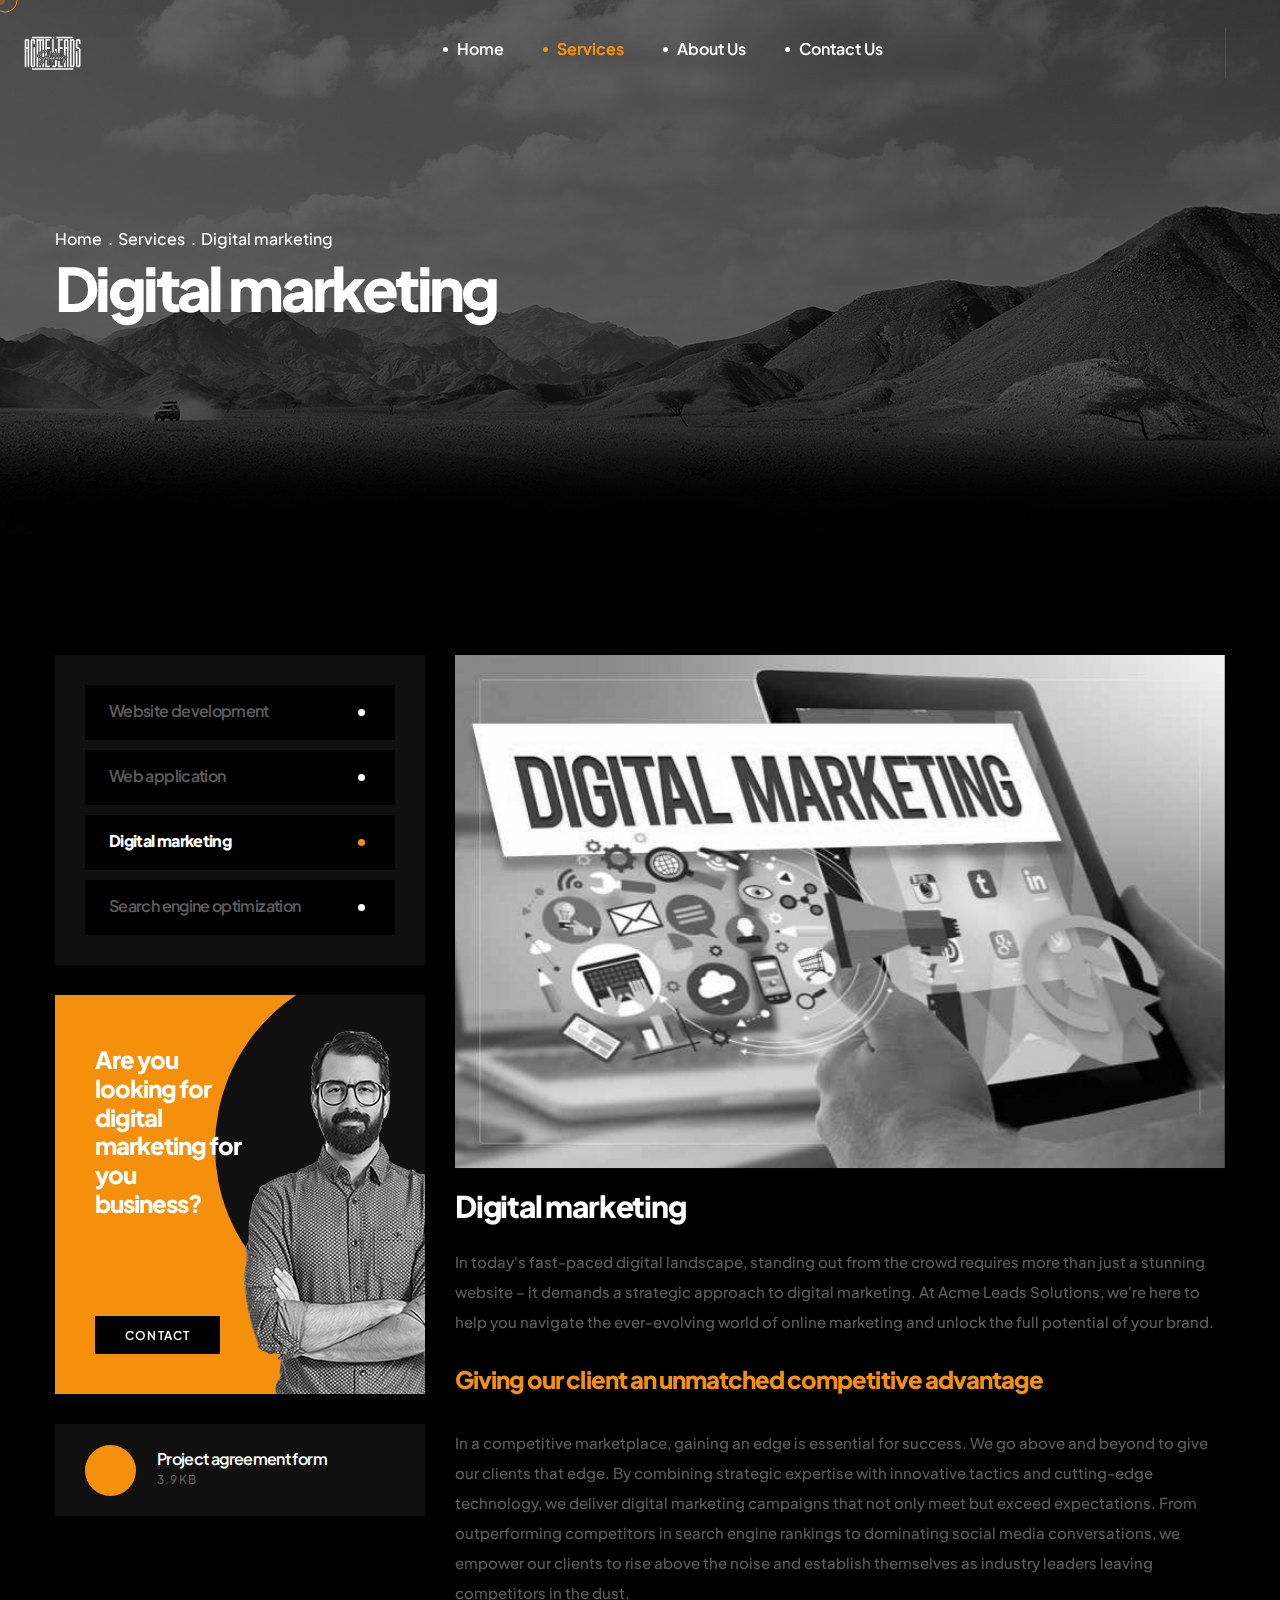
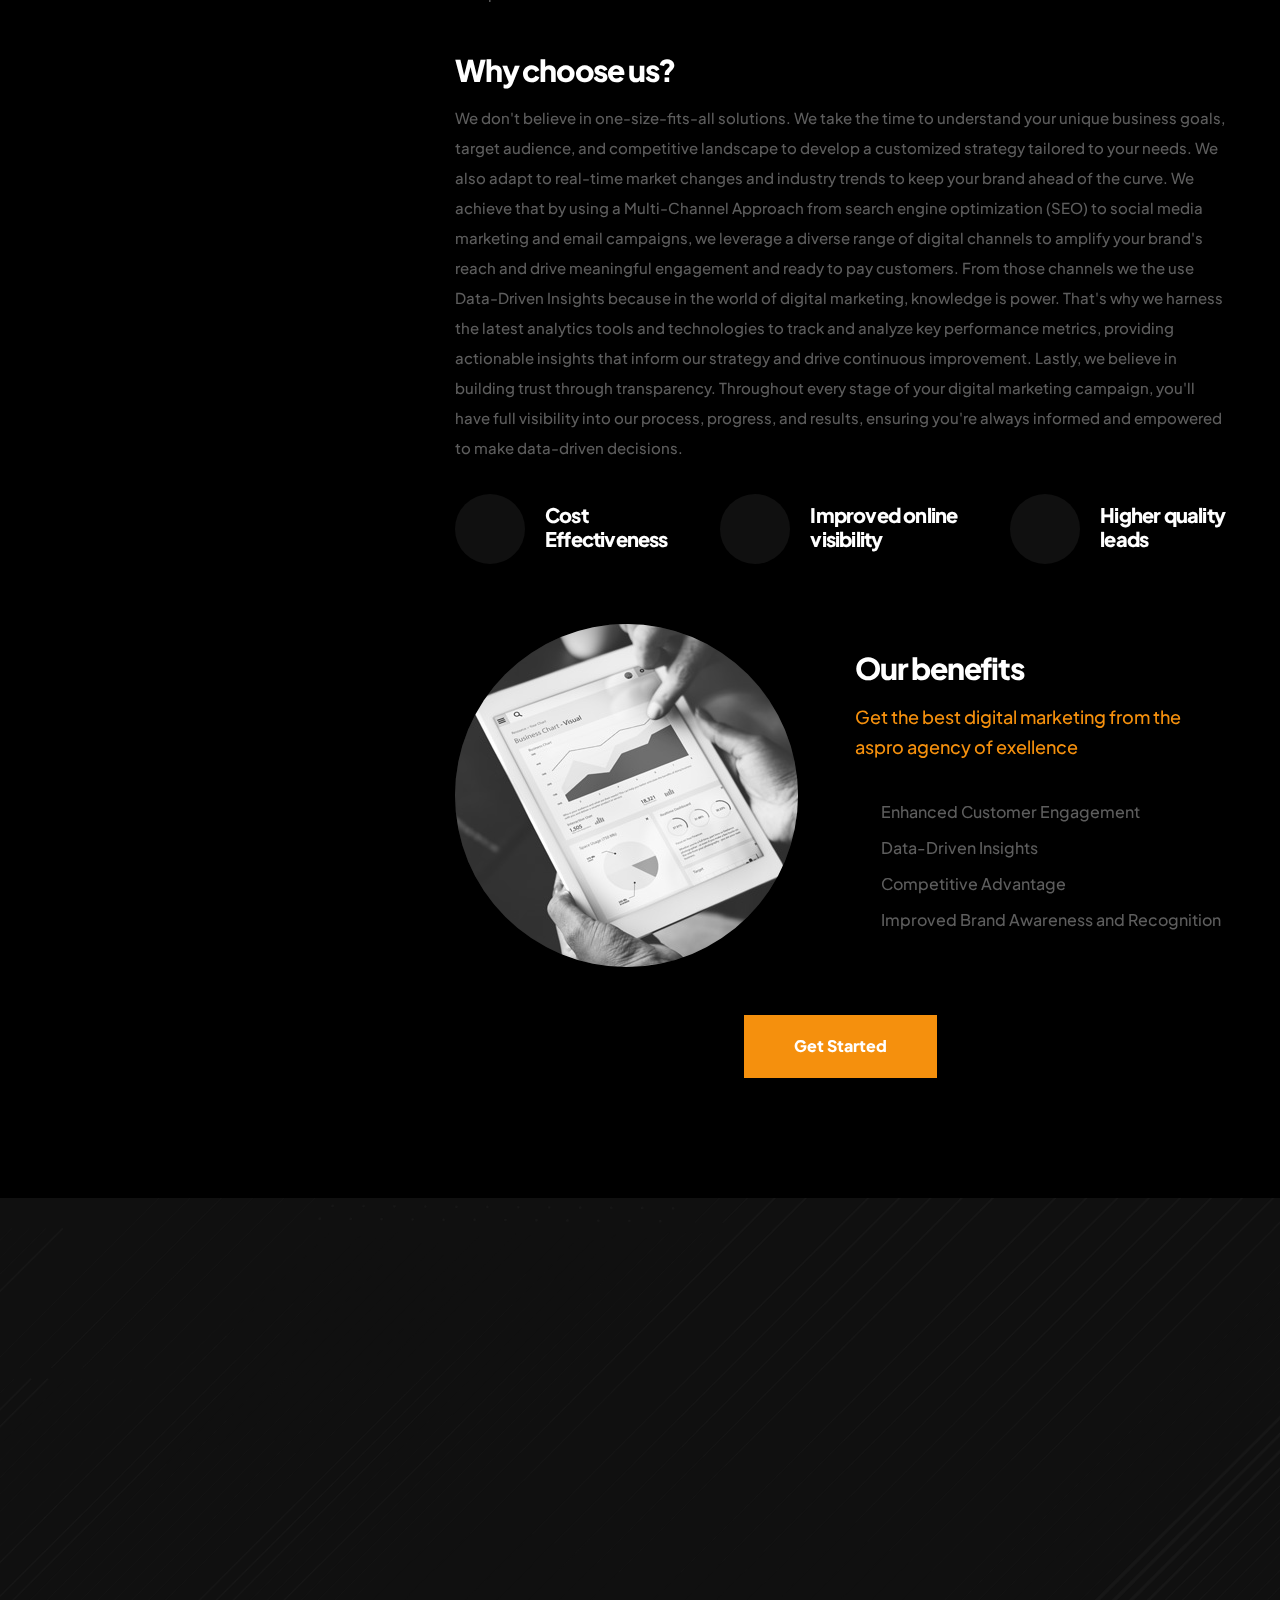
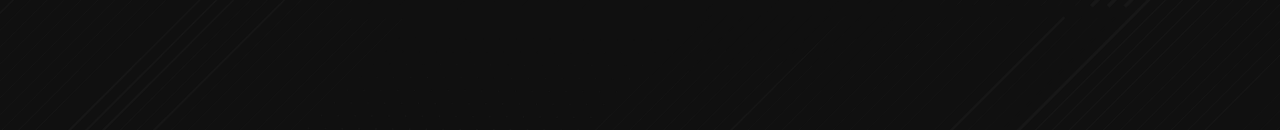
<file: digital-marketing.html>
<!DOCTYPE html>
<html lang="en">

<head>
    <meta charset="UTF-8" />
    <meta name="viewport" content="width=device-width, initial-scale=1.0" />
    <title>Digital marketing | Services</title>
    <!-- favicons Icons -->
    <meta name="description" content="digital marketing page under services offered by Acme Leads" />
    <link rel="stylesheet" href="https://cdnjs.cloudflare.com/ajax/libs/font-awesome/6.5.2/css/all.min.css" integrity="sha512-SnH5WK+bZxgPHs44uWIX+LLJAJ9/2PkPKZ5QiAj6Ta86w+fsb2TkcmfRyVX3pBnMFcV7oQPJkl9QevSCWr3W6A==" crossorigin="anonymous" referrerpolicy="no-referrer" />
    <meta name="description" content="Website of Acme Leads Solutions" />
    <link rel="shortcut icon" href="./assets/images/logo.png" type="image/x-icon">

    <!-- fonts -->
    <link rel="preconnect" href="https://fonts.gstatic.com" />
    <link href="https://fonts.googleapis.com/css2?family=Plus+Jakarta+Sans:ital,wght@0,200;0,300;0,400;0,500;0,600;0,700;0,800;1,200;1,300;1,400;1,500;1,600;1,700;1,800&display=swap" rel="stylesheet" />


    <link rel="stylesheet" href="assets/vendors/bootstrap/css/bootstrap.min.css" />
    <link rel="stylesheet" href="assets/vendors/bootstrap-select/bootstrap-select.min.css" />
    <link rel="stylesheet" href="assets/vendors/jquery-ui/jquery-ui.css" />
    <link rel="stylesheet" href="assets/vendors/animate/animate.min.css" />
    <link rel="stylesheet" href="assets/vendors/jarallax/jarallax.css" />
    <link rel="stylesheet" href="assets/vendors/jquery-magnific-popup/jquery.magnific-popup.css" />
    <link rel="stylesheet" href="assets/vendors/nouislider/nouislider.min.css" />
    <link rel="stylesheet" href="assets/vendors/nouislider/nouislider.pips.css" />
    <link rel="stylesheet" href="assets/vendors/odometer/odometer.min.css" />
    <link rel="stylesheet" href="assets/vendors/tiny-slider/tiny-slider.min.css" />
    <link rel="stylesheet" href="assets/vendors/owl-carousel/assets/owl.carousel.min.css" />
    <link rel="stylesheet" href="assets/vendors/owl-carousel/assets/owl.theme.default.min.css" />

    <!-- template styles -->
    <link rel="stylesheet" href="assets/css/agency.css" />
    <link rel="stylesheet" href="assets/css/agency-1.css">
</head>

<body class="custom-cursor">

    <div class="custom-cursor__cursor"></div>
    <div class="custom-cursor__cursor-two"></div>

    <div class="preloader">
        <div class="preloader__image" style="background-image: url(assets/images/logo-light-1.png);"></div>
    </div>
    <!-- /.preloader -->
    <div class="page-wrapper">
        <header class="main-header">
            <nav class="main-menu">
                <div class="container-fluid">
                    <div class="main-menu__logo">
                        <a href="index.html">
                            <img src="assets/images/logo-light-1.png" height="34" alt="Acme leads">
                        </a>
                    </div><!-- /.main-menu__logo -->

                    <div class="main-menu__nav">
                        <ul class="main-menu__list">
                            <li>
                                <a href="index.html">Home</a>
                            </li>
                            <li class="dropdown">
                                <a href="services.html">Services</a>
                                <ul>
                                    <li><a href="website-development.html">Website development</a></li>
                                    <li><a href="web-application.html">Web application</a></li>
                                    <li><a href="digital-marketing.html">Digital marketing</a></li>
                                    <li><a href="seo.html">Search engine optimization</a></li>
                                </ul>
                            </li>
                            <li>
                                <a href="about.html">About us</a>
                            </li>
                            <li>
                                <a href="contact.html">Contact us</a>
                            </li>
                        </ul>
                    </div><!-- /.main-menu__nav -->

                    <div class="main-menu__right">
                        <a href="#" class="main-menu__toggler mobile-nav__toggler">
                            <i class="fa fa-bars"></i>
                        </a><!-- /.mobile menu btn -->

                        <a href="#" class="main-menu__search search-toggler">
                            <i class="fa fa-search"></i>
                        </a><!-- /.search btn -->
                    </div><!-- /.main-menu__right -->
                </div><!-- /.container -->
            </nav>
            <!-- /.main-menu -->
        </header><!-- /.main-header -->

        <div class="stricky-header stricked-menu main-menu">
            <div class="sticky-header__content"></div><!-- /.sticky-header__content -->
        </div><!-- /.stricky-header -->
        <section class="page-header">
            <div class="page-header__bg"></div>
            <!-- /.page-header__bg -->
            <div class="page-header__overlay"></div>
            <!-- /.page-header__bg -->
            <div class="container">
                <ul class="page-header__breadcrumb list-unstyled">
                    <li><a href="index.html">Home</a></li>
                    <li><a href="services.html">Services</a></li>
                    <li><span>Digital marketing</span></li>
                </ul><!-- /.page-breadcrumb list-unstyled -->
                <h2 class="page-header__title">Digital marketing</h2><!-- /.page-title -->
            </div><!-- /.container -->
        </section><!-- /.page-header -->
        <!-- Services Details Start -->
        <section class="services-details">
            <div class="container">
                <div class="row">
                    <div class="col-xl-4 col-lg-5 wow fadeInUp animated" data-wow-delay="300ms">
                        <div class="services-details__sidebar">
                            <div class="services-details__services-list">
                                <ul class="services-details__services list-unstyled">
                                    <li><a href="website-development.html">Website development</a></li>
                                    <li><a href="web-application.html">Web application</a></li>
                                    <li><a href="digital-marketing.html">Digital marketing</a></li>
                                    <li><a href="seo.html">Search engine optimization</a></li>
                                </ul>
                            </div><!-- /.service-widget -->
                            <div class="services-details__banner">
                                <div class="services-details__banner__shape"></div>
                                <div class="services-details__banner__image"><img src="assets/images/resources/banner-author.png" alt="ogency"></div>
                                <div class="services-details__banner__icon"><span class="fab fa-facebook"></span><span class="fab fa-google"></span></div>
                                <div class="services-details__banner__icon"><span class="fab fa-instagram"><span class="fab fa-tiktok"></span></div>
                                <h3 class="services-details__banner__title">Are you looking for<br> digital marketing for you business?</h3>
                                <a class="agency-btn" href="contact.html">Contact</a>
                            </div><!-- /.service-widget -->
                            <div class="services-details__document">
                                <div class="services-details__document__icon"><span class="fa fa-download"></span></div>
                                <h3 class="services-details__document__title"><a href="contact.html">Project agreement form</a></h3>
                                <p class="services-details__document__text">3.9KB</p>
                            </div><!-- /.service-widget -->
                        </div><!-- /.service-sidebar -->
                    </div><!-- /.column -->
                    <div class="col-xl-8 col-lg-7 wow fadeInUp animated" data-wow-delay="400ms">
                        <div class="services-details__content">
                            <div class="services-details__thumb"><img src="assets/images/service/service-digital-marketing.jpg" alt="agency"></div>
                            <h3 class="services-details__content__title">Digital marketing</h3>
                            <p class="services-details__content__text">
                                In today's fast-paced digital landscape, standing out from the crowd requires more than just a stunning website – it demands a strategic approach to digital marketing. At Acme Leads Solutions, we're here to help you navigate the ever-evolving world of online marketing and unlock the full potential of your brand.
                            </p>
                            <h4 class="services-details__content__title-two">Giving our client an unmatched competitive advantage</h4>
                            <p class="services-details__content__text">
                                In a competitive marketplace, gaining an edge is essential for success. We go above and beyond to give our clients that edge. By combining strategic expertise with innovative tactics and cutting-edge technology, we deliver digital marketing campaigns that not only meet but exceed expectations. From outperforming competitors in search engine rankings to dominating social media conversations, we empower our clients to rise above the noise and establish themselves as industry leaders leaving competitors in the dust.
                            </p>
                            <h3 class="services-details__content__title-three">Why choose us?</h3>
                            <p class="services-details__content__text">
                                We don't believe in one-size-fits-all solutions. We take the time to understand your unique business goals, target audience, and competitive landscape to develop a customized strategy tailored to your needs. We also adapt to real-time market changes and industry trends to keep your brand ahead of the curve.
                                We achieve that by using a Multi-Channel Approach from search engine optimization (SEO) to social media marketing and email campaigns, we leverage a diverse range of digital channels to amplify your brand's reach and drive meaningful engagement and ready to pay customers. From those channels we the use Data-Driven Insights because in the world of digital marketing, knowledge is power. That's why we harness the latest analytics tools and technologies to track and analyze key performance metrics, providing actionable insights that inform our strategy and drive continuous improvement.
                                Lastly, we believe in building trust through transparency. Throughout every stage of your digital marketing campaign, you'll have full visibility into our process, progress, and results, ensuring you're always informed and empowered to make data-driven decisions.
                            </p>
                            <ul class="services-details__points list-unstyled">
                                <li>
                                    <div class="services-details__points__icon"><span class="fa fa-dollar"></span></div>
                                    <h3 class="services-details__points__title">Cost <br>Effectiveness</h3>
                                </li>
                                <li>
                                    <div class="services-details__points__icon"><span class="fa fa-eye"></span></div>
                                    <h3 class="services-details__points__title">Improved online <br>visibility</h3>
                                </li>
                                <li>
                                    <div class="services-details__points__icon"><span class="fa fa-ad"></span></div>
                                    <h3 class="services-details__points__title">Higher quality <br>leads</h3>
                                </li>
                            </ul>
                            <div class="services-details__benefit">
                                <div class="row">
                                    <div class="col-xl-6 col-lg-12 col-md-6">
                                        <div class="services-details__benefit__img">
                                            <img src="assets/images/service/services-details-benefit-img.jpg" alt="ogency">
                                        </div>
                                    </div>
                                    <div class="col-xl-6 col-lg-12 col-md-6">
                                        <div class="services-details__benefit__content">
                                            <h3 class="services-details__benefit__title">Our benefits</h3>
                                            <p class="services-details__benefit__text">Get the best digital marketing from the aspro agency of exellence</p>
                                            <ul class="services-details__benefit__lists list-unstyled">
                                                <li><span class="fa fa-check-circle"></span>Enhanced Customer Engagement</li>
                                                <li><span class="fa fa-check-circle"></span>Data-Driven Insights</li>
                                                <li><span class="fa fa-check-circle"></span>Competitive Advantage</li>
                                                <li><span class="fa fa-check-circle"></span>Improved Brand Awareness and Recognition</li>
                                            </ul>
                                        </div>
                                    </div>
                                </div>
                            </div>
                            <div class="get-started-btn">
                                <a href="contact.html" class="agency-btn">Get Started</a>
                            </div>
                        </div>
                    </div>
                </div>
            </div>
        </section>
        <!-- Services Details End -->

        <footer class="main-footer" style="background-image: url(assets/images/backgrounds/footer-bg-1.png);">
            <div class="container">
                <div class="main-footer__top wow fadeInUp animated" data-wow-delay="100ms">
                    <a href="index.html" class="main-footer__logo">
                        <img src="assets/images/logo-light-1.png" alt="acmeleads" height="55">
                    </a><!-- /.footer-logo -->
                    <div class="main-footer__social">
                        <a href="https://www.facebook.com/profile.php?id=61555667237240"><i class="fab fa-facebook"></i></a>
                        <a href="https://www.instagram.com/acmeleads.io/"><i class="fab fa-instagram"></i></a>
                        <a href="https://www.tiktok.com/@acmeleads"><i class="fab fa-tiktok"></i></a>
                    </div><!-- /.footer-social -->
                </div><!-- footer-top -->
                <div class="row">
                    <div class="col-lg-8 col-md-6 wow fadeInUp animated" data-wow-delay="200ms">
                        <div class="main-footer__about">
                            <p class="footer-widget__text">Let’s start working together</p>
                            <a href="mailto:info@acmeleads.co.za">info@acmeleads.co.za</a>
                        </div><!-- /.footer-widget -->
                    </div>
                    <div class="col-lg-2 col-md-3 wow fadeInUp animated" data-wow-delay="300ms">
                        <div class="main-footer__navmenu">
                            <ul>
                                <li><a href="about.html">About</a></li>
                                <!-- <li><a href="projects.html">Our Projects</a></li> -->
                                <li><a href="contact.html">Contact</a></li>
                            </ul><!-- /.list-unstyled -->
                        </div><!-- /.footer-widget -->
                    </div>
                    <div class="col-lg-2 col-md-3 wow fadeInUp animated" data-wow-delay="400ms">
                        <div class="main-footer__navmenu">
                            <ul>
                                <li><a href="faq.html">Our Faqs</a></li>
                                <li><a href="services.html">Services</a></li>
                                <li><a href="contact.html">Help</a></li>
                            </ul><!-- /.list-unstyled -->
                        </div><!-- /.footer-widget -->
                    </div>
                </div><!-- /.row -->
                <p class="main-footer__copyright wow fadeInUp animated" data-wow-delay="500ms">© Copyright <span class="dynamic-year"></span><!-- /.dynamic-year --> by <a href="index.html">Acme Leads Solutions</a>. All rights reserved.</p>
            </div><!-- /.container -->
        </footer><!-- /.main-footer -->

    </div><!-- /.page-wrapper -->


    <div class="mobile-nav__wrapper">
        <div class="mobile-nav__overlay mobile-nav__toggler"></div>
        <!-- /.mobile-nav__overlay -->
        <div class="mobile-nav__content">
            <span class="mobile-nav__close mobile-nav__toggler"><i class="fa fa-times"></i></span>
            <div class="logo-box">
                <a href="index.html" aria-label="logo image"><img src="assets/images/logo-light-1.png" width="50" alt="acmeleads" /></a>
            </div>
            <!-- /.logo-box -->

            <div class="mobile-nav__container"></div>
            <!-- /.mobile-nav__container -->

            <ul class="mobile-nav__contact list-unstyled">
                <li>
                    <i class="fas fa-envelope"></i>
                    <a href="mailto:acmeleads.io@gmail.com">acmeleads.io@gmail.com</a>
                </li>
                <li>
                    <i class="fa fa-phone"></i>
                    <a href="tel:0699395754">069 939 5754</a>
                </li>
            </ul><!-- /.mobile-nav__contact -->

            <div class="mobile-nav__social">
                <a href="https://www.facebook.com/profile.php?id=61555667237240"><i class="fab fa-facebook"></i></a>
                <a href="https://www.instagram.com/acmeleads.io/"><i class="fab fa-instagram"></i></a>
                <a href="https://www.tiktok.com/@acmeleads"><i class="fab fa-tiktok"></i></a>
            </div><!-- /.mobile-nav__social -->
        </div>
        <!-- /.mobile-nav__content -->
    </div>
    <!-- /.mobile-nav__wrapper -->


    <div class="search-popup">
        <div class="search-popup__overlay search-toggler"></div>
        <!-- /.search-popup__overlay -->
        <div class="search-popup__content">
            <form action="#">
                <label for="search" class="sr-only">search here</label><!-- /.sr-only -->
                <input type="text" id="search" placeholder="Search Here..." />
                <button type="submit" aria-label="search submit" class="ogency-btn">
                    <i class="icon-magnifying-glass"></i>
                </button>
            </form>
        </div>
        <!-- /.search-popup__content -->
    </div>
    <!-- /.search-popup -->

    <!-- back-to-top-start -->
    <a href="#" class="scroll-top">
        <svg class="scroll-top__circle" width="100%" height="100%" viewBox="-1 -1 102 102">
            <path d="M50,1 a49,49 0 0,1 0,98 a49,49 0 0,1 0,-98" />
        </svg>
    </a>
    <!-- back-to-top-end -->


    <script src="assets/vendors/jquery/jquery-3.5.1.min.js"></script>
    <script src="assets/vendors/bootstrap/js/bootstrap.bundle.min.js"></script>
    <script src="assets/vendors/bootstrap-select/bootstrap-select.min.js"></script>
    <script src="assets/vendors/jquery-ui/jquery-ui.js"></script>
    <script src="assets/vendors/jarallax/jarallax.min.js"></script>
    <script src="assets/vendors/jquery-ajaxchimp/jquery.ajaxchimp.min.js"></script>
    <script src="assets/vendors/jquery-appear/jquery.appear.min.js"></script>
    <script src="assets/vendors/jquery-circle-progress/jquery.circle-progress.min.js"></script>
    <script src="assets/vendors/jquery-magnific-popup/jquery.magnific-popup.min.js"></script>
    <script src="assets/vendors/jquery-validate/jquery.validate.min.js"></script>
    <script src="assets/vendors/nouislider/nouislider.min.js"></script>
    <script src="assets/vendors/odometer/odometer.min.js"></script>
    <script src="assets/vendors/tiny-slider/tiny-slider.min.js"></script>
    <script src="assets/vendors/owl-carousel/owl.carousel.min.js"></script>
    <script src="assets/vendors/wnumb/wNumb.min.js"></script>
    <script src="assets/vendors/jquery-circleType/jquery.circleType.js"></script>
    <script src="assets/vendors/jquery-lettering/jquery.lettering.min.js"></script>
    <script src="assets/vendors/wow/wow.js"></script>
    <script src="assets/vendors/isotope/isotope.js"></script>
    <script src="assets/vendors/countdown/countdown.min.js"></script>
    <!-- template js -->
    <script src="assets/js/agency.js"></script>
</body>

</html>
</file>
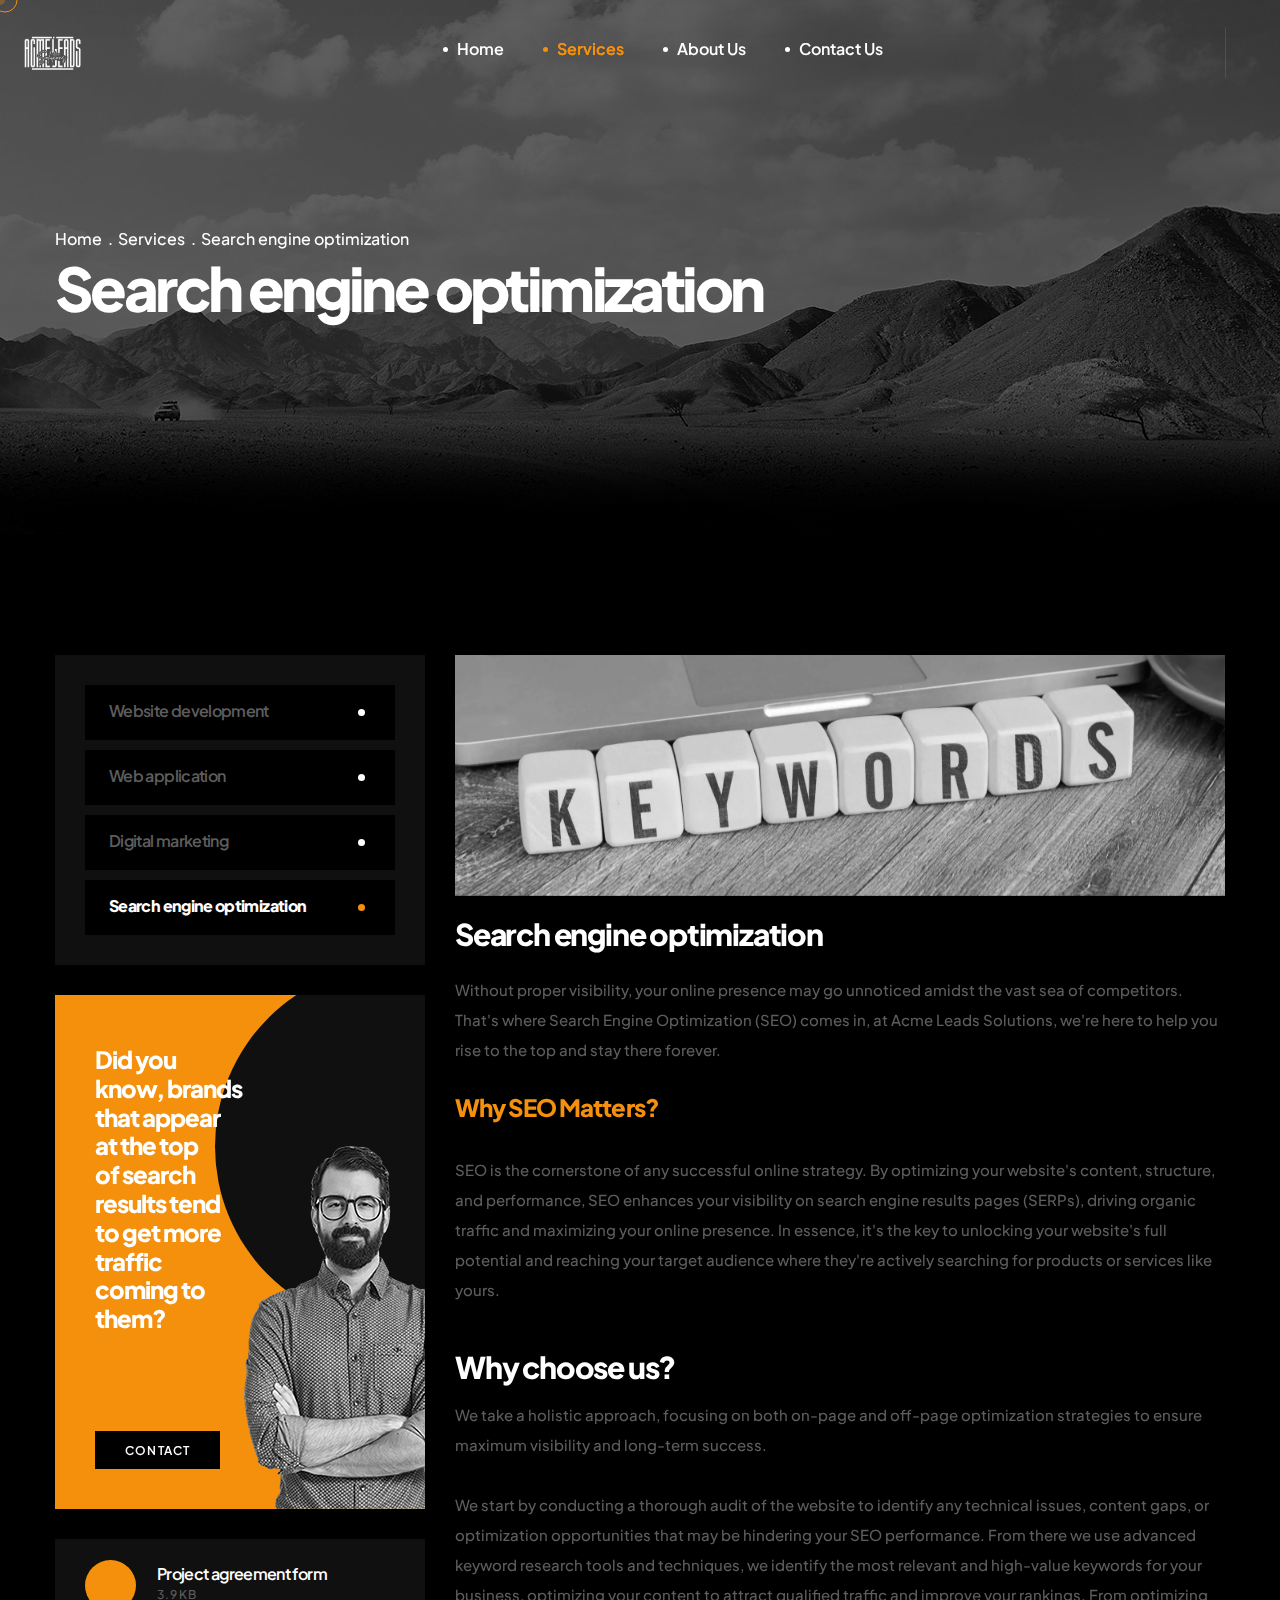
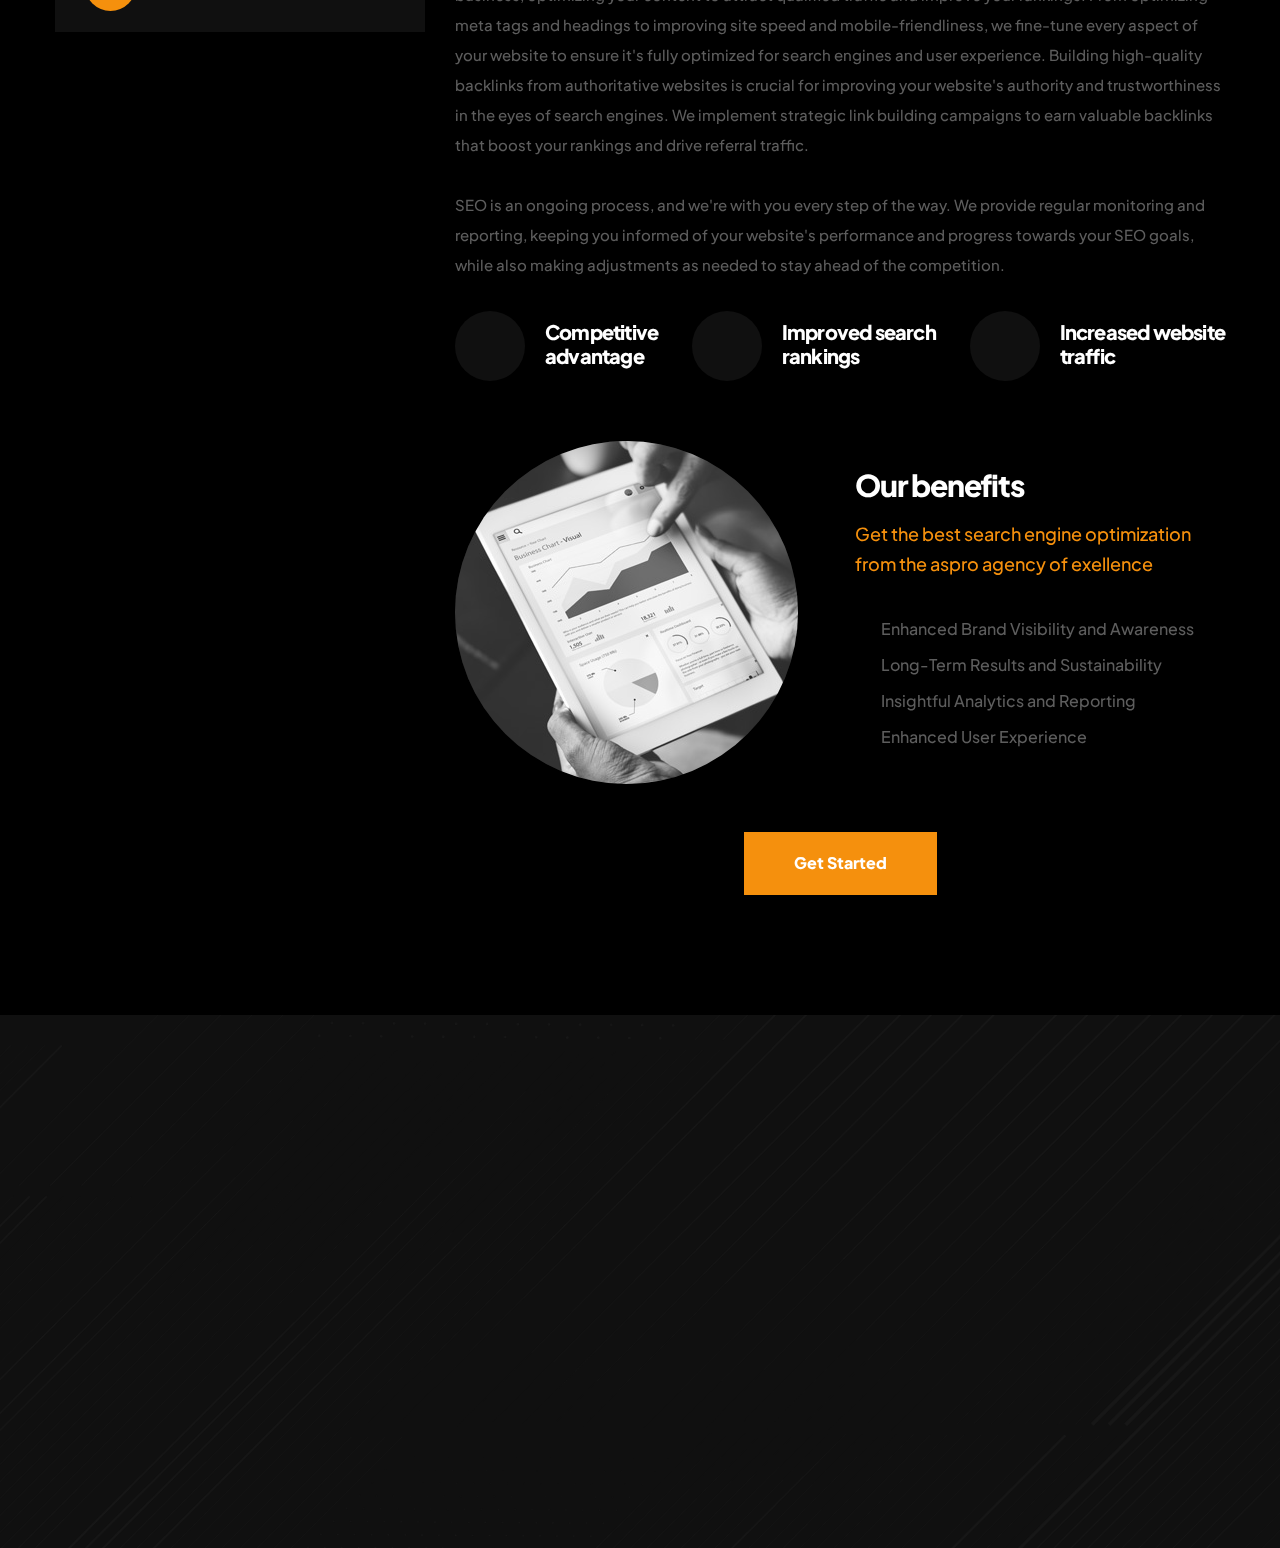
<file: seo.html>
<!DOCTYPE html>
<html lang="en">

<head>
    <meta charset="UTF-8" />
    <meta name="viewport" content="width=device-width, initial-scale=1.0" />
    <title>Search engine optomization | Services</title>
    <!-- favicons Icons -->
    <meta name="description" content="Search engine optomization page under services offered by Acme Leads" />
    <link rel="stylesheet" href="https://cdnjs.cloudflare.com/ajax/libs/font-awesome/6.5.2/css/all.min.css" integrity="sha512-SnH5WK+bZxgPHs44uWIX+LLJAJ9/2PkPKZ5QiAj6Ta86w+fsb2TkcmfRyVX3pBnMFcV7oQPJkl9QevSCWr3W6A==" crossorigin="anonymous" referrerpolicy="no-referrer" />
    <meta name="description" content="Website of Acme Leads Solutions" />
    <link rel="shortcut icon" href="./assets/images/logo.png" type="image/x-icon">

    <!-- fonts -->
    <link rel="preconnect" href="https://fonts.gstatic.com" />
    <link href="https://fonts.googleapis.com/css2?family=Plus+Jakarta+Sans:ital,wght@0,200;0,300;0,400;0,500;0,600;0,700;0,800;1,200;1,300;1,400;1,500;1,600;1,700;1,800&display=swap" rel="stylesheet" />


    <link rel="stylesheet" href="assets/vendors/bootstrap/css/bootstrap.min.css" />
    <link rel="stylesheet" href="assets/vendors/bootstrap-select/bootstrap-select.min.css" />
    <link rel="stylesheet" href="assets/vendors/jquery-ui/jquery-ui.css" />
    <link rel="stylesheet" href="assets/vendors/animate/animate.min.css" />
    <link rel="stylesheet" href="assets/vendors/jarallax/jarallax.css" />
    <link rel="stylesheet" href="assets/vendors/jquery-magnific-popup/jquery.magnific-popup.css" />
    <link rel="stylesheet" href="assets/vendors/nouislider/nouislider.min.css" />
    <link rel="stylesheet" href="assets/vendors/nouislider/nouislider.pips.css" />
    <link rel="stylesheet" href="assets/vendors/odometer/odometer.min.css" />
    <link rel="stylesheet" href="assets/vendors/tiny-slider/tiny-slider.min.css" />
    <link rel="stylesheet" href="assets/vendors/owl-carousel/assets/owl.carousel.min.css" />
    <link rel="stylesheet" href="assets/vendors/owl-carousel/assets/owl.theme.default.min.css" />

    <!-- template styles -->
    <link rel="stylesheet" href="assets/css/agency.css" />
    <link rel="stylesheet" href="assets/css/agency-1.css" />
</head>

<body class="custom-cursor">

    <div class="custom-cursor__cursor"></div>
    <div class="custom-cursor__cursor-two"></div>

    <div class="preloader">
        <div class="preloader__image" style="background-image: url(assets/images/logo-light-1.png);"></div>
    </div>
    <!-- /.preloader -->
    <div class="page-wrapper">
        <header class="main-header">
            <nav class="main-menu">
                <div class="container-fluid">
                    <div class="main-menu__logo">
                        <a href="index.html">
                            <img src="assets/images/logo-light-1.png" height="34" alt="Acme leads">
                        </a>
                    </div><!-- /.main-menu__logo -->

                    <div class="main-menu__nav">
                        <ul class="main-menu__list">
                            <li>
                                <a href="index.html">Home</a>
                            </li>
                            <li class="dropdown">
                                <a href="services.html">Services</a>
                                <ul>
                                    <li><a href="website-development.html">Website development</a></li>
                                    <li><a href="web-application.html">Web application</a></li>
                                    <li><a href="digital-marketing.html">Digital marketing</a></li>
                                    <li><a href="seo.html">Search engine optimization</a></li>
                                </ul>
                            </li>
                            <li>
                                <a href="about.html">About us</a>
                            </li>
                            <li>
                                <a href="contact.html">Contact us</a>
                            </li>
                        </ul>
                    </div><!-- /.main-menu__nav -->

                    <div class="main-menu__right">
                        <a href="#" class="main-menu__toggler mobile-nav__toggler">
                            <i class="fa fa-bars"></i>
                        </a><!-- /.mobile menu btn -->

                        <a href="#" class="main-menu__search search-toggler">
                            <i class="fa fa-search"></i>
                        </a><!-- /.search btn -->
                    </div><!-- /.main-menu__right -->
                </div><!-- /.container -->
            </nav>
            <!-- /.main-menu -->
        </header><!-- /.main-header -->

        <div class="stricky-header stricked-menu main-menu">
            <div class="sticky-header__content"></div><!-- /.sticky-header__content -->
        </div><!-- /.stricky-header -->
        <section class="page-header">
            <div class="page-header__bg"></div>
            <!-- /.page-header__bg -->
            <div class="page-header__overlay"></div>
            <!-- /.page-header__bg -->
            <div class="container">
                <ul class="page-header__breadcrumb list-unstyled">
                    <li><a href="index.html">Home</a></li>
                    <li><a href="services.html">Services</a></li>
                    <li><span>Search engine optimization</span></li>
                </ul><!-- /.page-breadcrumb list-unstyled -->
                <h2 class="page-header__title">Search engine optimization</h2><!-- /.page-title -->
            </div><!-- /.container -->
        </section><!-- /.page-header -->
        <!-- Services Details Start -->
        <section class="services-details">
            <div class="container">
                <div class="row">
                    <div class="col-xl-4 col-lg-5 wow fadeInUp animated" data-wow-delay="300ms">
                        <div class="services-details__sidebar">
                            <div class="services-details__services-list">
                                <ul class="services-details__services list-unstyled">
                                    <li><a href="website-development.html">Website development</a></li>
                                    <li><a href="web-application.html">Web application</a></li>
                                    <li><a href="digital-marketing.html">Digital marketing</a></li>
                                    <li><a href="seo.html">Search engine optimization</a></li>
                                </ul>
                            </div><!-- /.service-widget -->
                            <div class="services-details__banner">
                                <div class="services-details__banner__shape"></div>
                                <div class="services-details__banner__image"><img src="assets/images/resources/banner-author.png" alt="ogency"></div>
                                <div class="services-details__banner__icon"><span class="fa fa-search-dollar"></span></div>
                                <h3 class="services-details__banner__title">Did you know, brands that appear at the top<br> of search results tend to get more traffic coming to them?</h3>
                                <a class="agency-btn" href="contact.html">Contact</a>
                            </div><!-- /.service-widget -->
                            <div class="services-details__document">
                                <div class="services-details__document__icon"><span class="fa fa-file"></span></div>
                                <h3 class="services-details__document__title"><a href="contact.html">Project agreement form</a></h3>
                                <p class="services-details__document__text">3.9KB</p>
                            </div><!-- /.service-widget -->
                        </div><!-- /.service-sidebar -->
                    </div><!-- /.column -->
                    <div class="col-xl-8 col-lg-7 wow fadeInUp animated" data-wow-delay="400ms">
                        <div class="services-details__content">
                            <div class="services-details__thumb"><img src="assets/images/service/services-seo.png" alt="ogency"></div>
                            <h3 class="services-details__content__title">Search engine optimization</h3>
                            <p class="services-details__content__text">
                                Without proper visibility, your online presence may go unnoticed amidst the vast sea of competitors. That's where Search Engine Optimization (SEO) comes in, at Acme Leads Solutions, we're here to help you rise to the top and stay there forever.
                            </p>
                            <h4 class="services-details__content__title-two">Why SEO Matters?</h4>
                            <p class="services-details__content__text">
                                SEO is the cornerstone of any successful online strategy. By optimizing your website's content, structure, and performance, SEO enhances your visibility on search engine results pages (SERPs), driving organic traffic and maximizing your online presence. In essence, it's the key to unlocking your website's full potential and reaching your target audience where they're actively searching for products or services like yours.
                            </p>
                            <h3 class="services-details__content__title-three">Why choose us?</h3>
                            <p class="services-details__content__text">
                                We take a holistic approach, focusing on both on-page and off-page optimization strategies to ensure maximum visibility and long-term success. <br> <br>

                                We start by conducting a thorough audit of the website to identify any technical issues, content gaps, or optimization opportunities that may be hindering your SEO performance. From there we use advanced keyword research tools and techniques, we identify the most relevant and high-value keywords for your business, optimizing your content to attract qualified traffic and improve your rankings.
                                From optimizing meta tags and headings to improving site speed and mobile-friendliness, we fine-tune every aspect of your website to ensure it's fully optimized for search engines and user experience.
                                
                                Building high-quality backlinks from authoritative websites is crucial for improving your website's authority and trustworthiness in the eyes of search engines. We implement strategic link building campaigns to earn valuable backlinks that boost your rankings and drive referral traffic.
                                <br><br>
                                SEO is an ongoing process, and we're with you every step of the way. We provide regular monitoring and reporting, keeping you informed of your website's performance and progress towards your SEO goals, while also making adjustments as needed to stay ahead of the competition.
                            </p>
                            <ul class="services-details__points list-unstyled">
                                <li>
                                    <div class="services-details__points__icon"><span class="fa fa-trophy"></span></div>
                                    <h3 class="services-details__points__title">Competitive<br> advantage</h3>
                                </li>
                                <li>
                                    <div class="services-details__points__icon"><span class="fa fa-search-plus"></span></div>
                                    <h3 class="services-details__points__title">Improved search <br>rankings</h3>
                                </li>
                                <li>
                                    <div class="services-details__points__icon"><span class="fa fa-traffic-light"></span></div>
                                    <h3 class="services-details__points__title">Increased website<br> traffic</h3>
                                </li>
                            </ul>
                            <div class="services-details__benefit">
                                <div class="row">
                                    <div class="col-xl-6 col-lg-12 col-md-6">
                                        <div class="services-details__benefit__img">
                                            <img src="assets/images/service/services-details-benefit-img.jpg" alt="ogency">
                                        </div>
                                    </div>
                                    <div class="col-xl-6 col-lg-12 col-md-6">
                                        <div class="services-details__benefit__content">
                                            <h3 class="services-details__benefit__title">Our benefits</h3>
                                            <p class="services-details__benefit__text">Get the best search engine optimization from the aspro agency of exellence</p>
                                            <ul class="services-details__benefit__lists list-unstyled">
                                                <li><span class="fa fa-check-circle"></span>Enhanced Brand Visibility and Awareness</li>
                                                <li><span class="fa fa-check-circle"></span>Long-Term Results and Sustainability</li>
                                                <li><span class="fa fa-check-circle"></span>Insightful Analytics and Reporting</li>
                                                <li><span class="fa fa-check-circle"></span>Enhanced User Experience</li>
                                            </ul>
                                        </div>
                                    </div>
                                </div>
                            </div>
                            <div class="get-started-btn">
                                <a href="contact.html" class="agency-btn">Get Started</a>
                            </div>
                        </div>
                    </div>
                </div>
            </div>
        </section>
        <!-- Services Details End -->

        <footer class="main-footer" style="background-image: url(assets/images/backgrounds/footer-bg-1.png);">
            <div class="container">
                <div class="main-footer__top wow fadeInUp animated" data-wow-delay="100ms">
                    <a href="index.html" class="main-footer__logo">
                        <img src="assets/images/logo-light-1.png" alt="acmeleads" height="55">
                    </a><!-- /.footer-logo -->
                    <div class="main-footer__social">
                        <a href="https://www.facebook.com/profile.php?id=61555667237240"><i class="fab fa-facebook"></i></a>
                        <a href="https://www.instagram.com/acmeleads.io/"><i class="fab fa-instagram"></i></a>
                        <a href="https://www.tiktok.com/@acmeleads"><i class="fab fa-tiktok"></i></a>
                    </div><!-- /.footer-social -->
                </div><!-- footer-top -->
                <div class="row">
                    <div class="col-lg-8 col-md-6 wow fadeInUp animated" data-wow-delay="200ms">
                        <div class="main-footer__about">
                            <p class="footer-widget__text">Let’s start working together</p>
                            <a href="mailto:info@acmeleads.co.za">info@acmeleads.co.za</a>
                        </div><!-- /.footer-widget -->
                    </div>
                    <div class="col-lg-2 col-md-3 wow fadeInUp animated" data-wow-delay="300ms">
                        <div class="main-footer__navmenu">
                            <ul>
                                <li><a href="about.html">About</a></li>
                                <!-- <li><a href="projects.html">Our Projects</a></li> -->
                                <li><a href="contact.html">Contact</a></li>
                            </ul><!-- /.list-unstyled -->
                        </div><!-- /.footer-widget -->
                    </div>
                    <div class="col-lg-2 col-md-3 wow fadeInUp animated" data-wow-delay="400ms">
                        <div class="main-footer__navmenu">
                            <ul>
                                <li><a href="faq.html">Our Faqs</a></li>
                                <li><a href="services.html">Services</a></li>
                                <li><a href="contact.html">Help</a></li>
                            </ul><!-- /.list-unstyled -->
                        </div><!-- /.footer-widget -->
                    </div>
                </div><!-- /.row -->
                <p class="main-footer__copyright wow fadeInUp animated" data-wow-delay="500ms">© Copyright <span class="dynamic-year"></span><!-- /.dynamic-year --> by <a href="index.html">Acme Leads Solutions</a>. All rights reserved.</p>
            </div><!-- /.container -->
        </footer><!-- /.main-footer -->

    </div><!-- /.page-wrapper -->


    <div class="mobile-nav__wrapper">
        <div class="mobile-nav__overlay mobile-nav__toggler"></div>
        <!-- /.mobile-nav__overlay -->
        <div class="mobile-nav__content">
            <span class="mobile-nav__close mobile-nav__toggler"><i class="fa fa-times"></i></span>
            <div class="logo-box">
                <a href="index.html" aria-label="logo image"><img src="assets/images/logo-light-1.png" width="50" alt="acmeleads" /></a>
            </div>
            <!-- /.logo-box -->

            <div class="mobile-nav__container"></div>
            <!-- /.mobile-nav__container -->

            <ul class="mobile-nav__contact list-unstyled">
                <li>
                    <i class="fas fa-envelope"></i>
                    <a href="mailto:acmeleads.io@gmail.com">acmeleads.io@gmail.com</a>
                </li>
                <li>
                    <i class="fa fa-phone"></i>
                    <a href="tel:0699395754">069 939 5754</a>
                </li>
            </ul><!-- /.mobile-nav__contact -->

            <div class="mobile-nav__social">
                <a href="https://www.facebook.com/profile.php?id=61555667237240"><i class="fab fa-facebook"></i></a>
                <a href="https://www.instagram.com/acmeleads.io/"><i class="fab fa-instagram"></i></a>
                <a href="https://www.tiktok.com/@acmeleads"><i class="fab fa-tiktok"></i></a>
            </div><!-- /.mobile-nav__social -->
        </div>
        <!-- /.mobile-nav__content -->
    </div>
    <!-- /.mobile-nav__wrapper -->


    <div class="search-popup">
        <div class="search-popup__overlay search-toggler"></div>
        <!-- /.search-popup__overlay -->
        <div class="search-popup__content">
            <form action="#">
                <label for="search" class="sr-only">search here</label><!-- /.sr-only -->
                <input type="text" id="search" placeholder="Search Here..." />
                <button type="submit" aria-label="search submit" class="ogency-btn">
                    <i class="icon-magnifying-glass"></i>
                </button>
            </form>
        </div>
        <!-- /.search-popup__content -->
    </div>
    <!-- /.search-popup -->

    <!-- back-to-top-start -->
    <a href="#" class="scroll-top">
        <svg class="scroll-top__circle" width="100%" height="100%" viewBox="-1 -1 102 102">
            <path d="M50,1 a49,49 0 0,1 0,98 a49,49 0 0,1 0,-98" />
        </svg>
    </a>
    <!-- back-to-top-end -->


    <script src="assets/vendors/jquery/jquery-3.5.1.min.js"></script>
    <script src="assets/vendors/bootstrap/js/bootstrap.bundle.min.js"></script>
    <script src="assets/vendors/bootstrap-select/bootstrap-select.min.js"></script>
    <script src="assets/vendors/jquery-ui/jquery-ui.js"></script>
    <script src="assets/vendors/jarallax/jarallax.min.js"></script>
    <script src="assets/vendors/jquery-ajaxchimp/jquery.ajaxchimp.min.js"></script>
    <script src="assets/vendors/jquery-appear/jquery.appear.min.js"></script>
    <script src="assets/vendors/jquery-circle-progress/jquery.circle-progress.min.js"></script>
    <script src="assets/vendors/jquery-magnific-popup/jquery.magnific-popup.min.js"></script>
    <script src="assets/vendors/jquery-validate/jquery.validate.min.js"></script>
    <script src="assets/vendors/nouislider/nouislider.min.js"></script>
    <script src="assets/vendors/odometer/odometer.min.js"></script>
    <script src="assets/vendors/tiny-slider/tiny-slider.min.js"></script>
    <script src="assets/vendors/owl-carousel/owl.carousel.min.js"></script>
    <script src="assets/vendors/wnumb/wNumb.min.js"></script>
    <script src="assets/vendors/jquery-circleType/jquery.circleType.js"></script>
    <script src="assets/vendors/jquery-lettering/jquery.lettering.min.js"></script>
    <script src="assets/vendors/wow/wow.js"></script>
    <script src="assets/vendors/isotope/isotope.js"></script>
    <script src="assets/vendors/countdown/countdown.min.js"></script>
    <!-- template js -->
    <script src="assets/js/agency.js"></script>
</body>

</html>
</file>
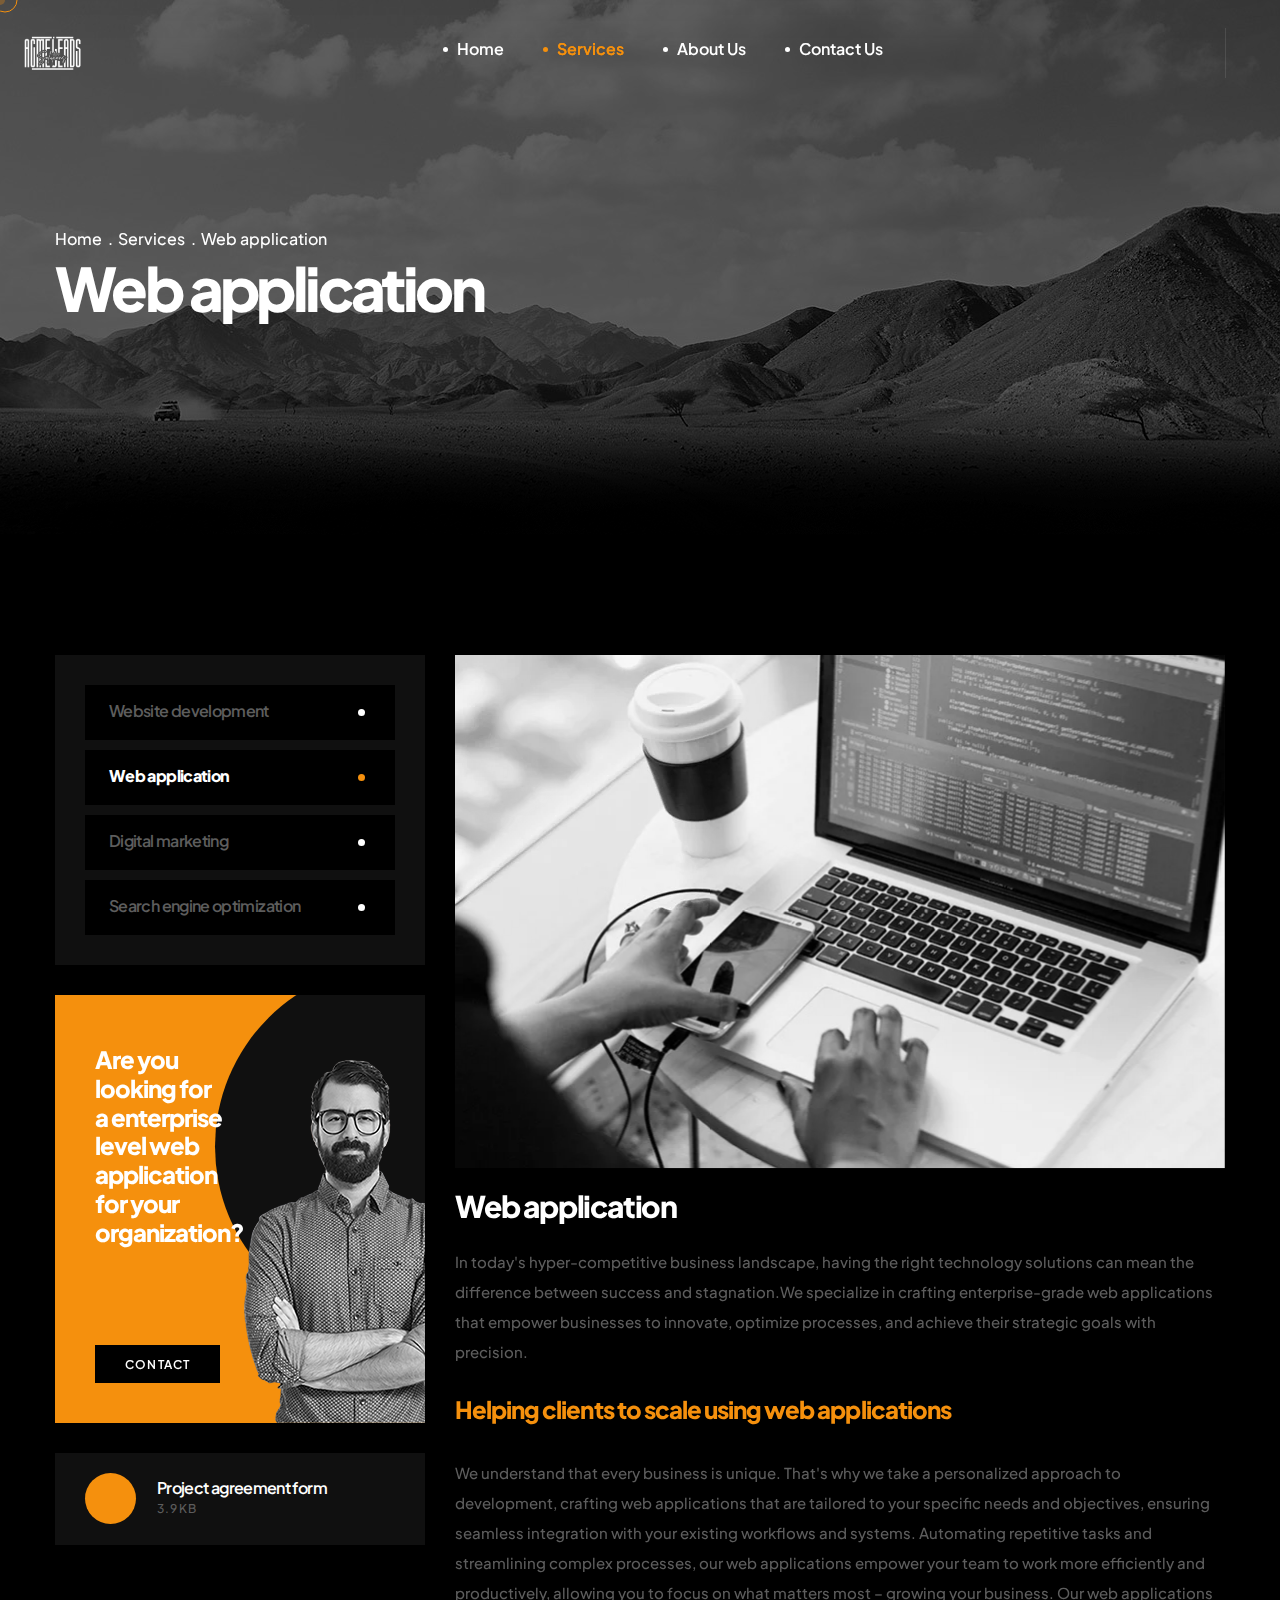
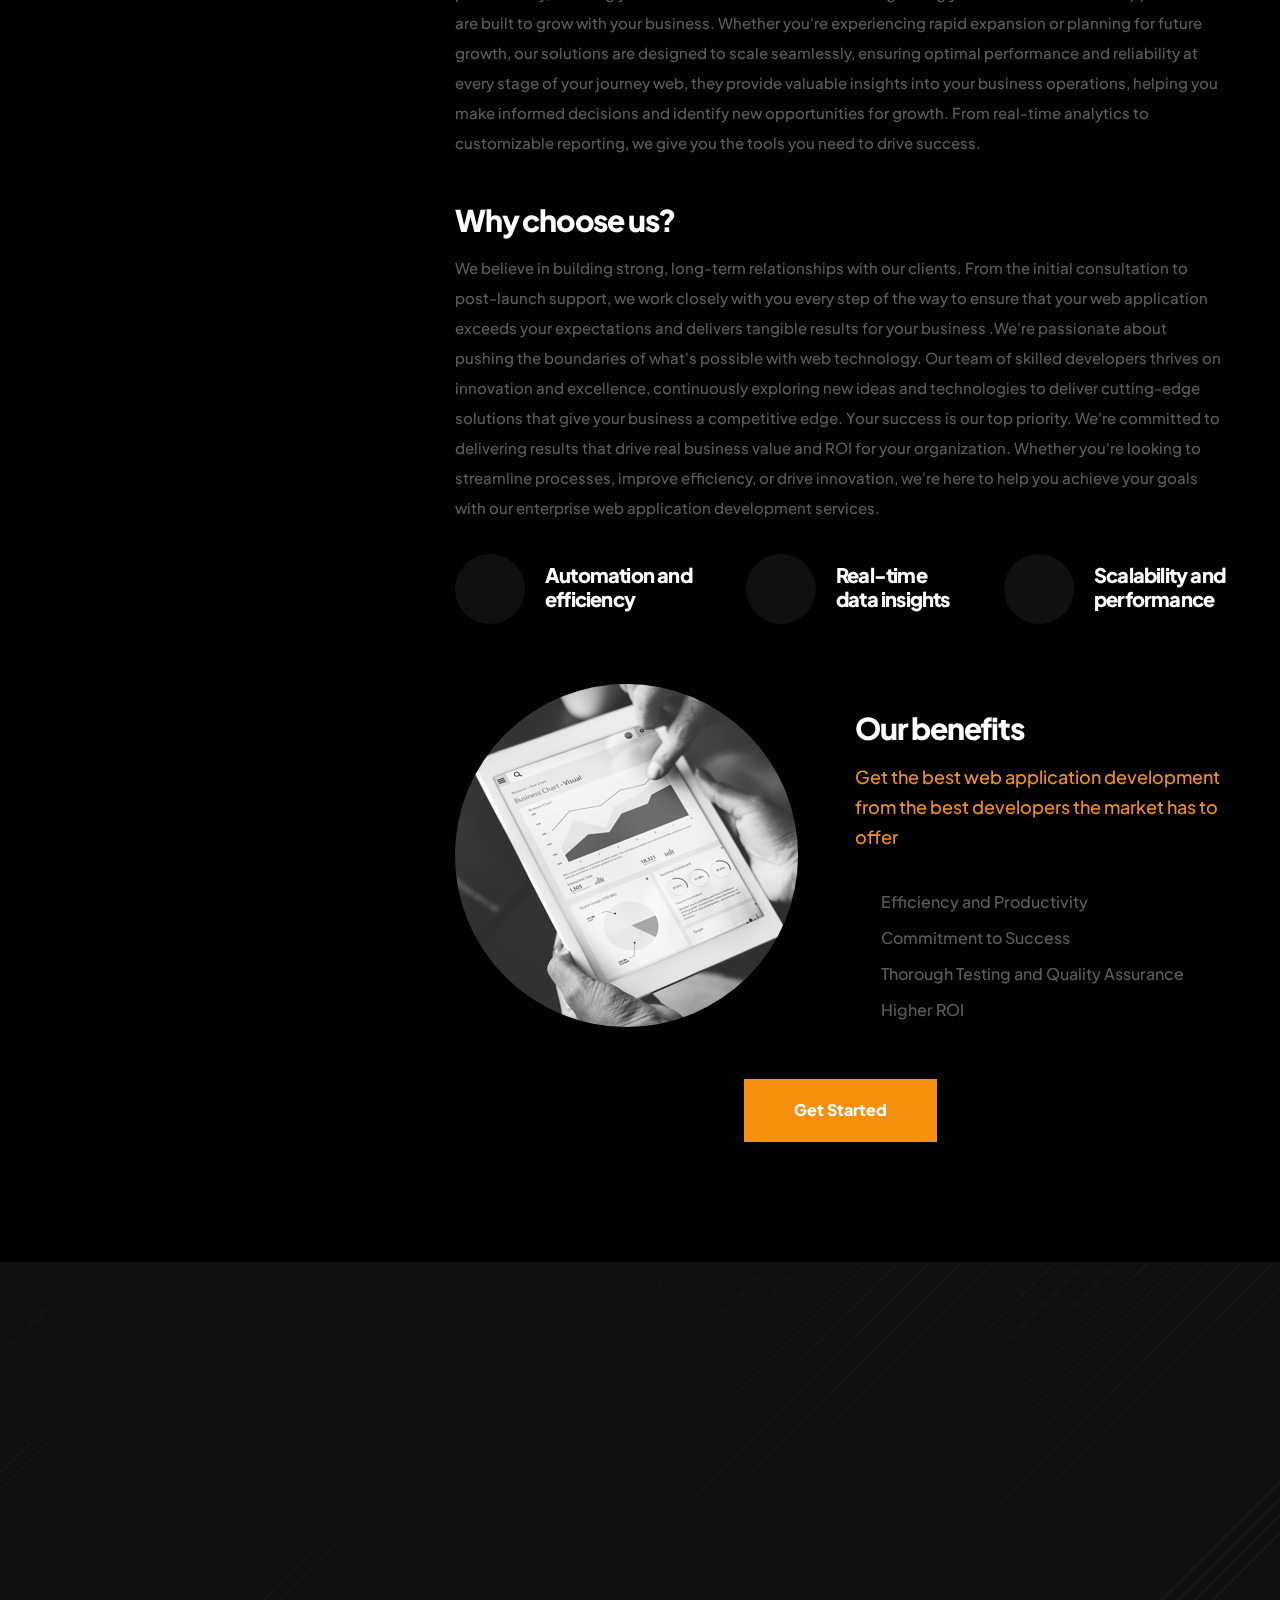
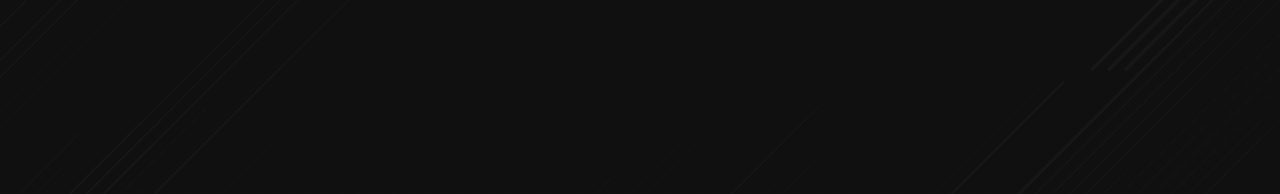
<file: web-application.html>
<!DOCTYPE html>
<html lang="en">

<head>
    <meta charset="UTF-8" />
    <meta name="viewport" content="width=device-width, initial-scale=1.0" />
    <title>Web application | Services</title>
    <!-- favicons Icons -->
    <meta name="description" content="Web application page under services offered by Acme Leads" />
    <link rel="stylesheet" href="https://cdnjs.cloudflare.com/ajax/libs/font-awesome/6.5.2/css/all.min.css" integrity="sha512-SnH5WK+bZxgPHs44uWIX+LLJAJ9/2PkPKZ5QiAj6Ta86w+fsb2TkcmfRyVX3pBnMFcV7oQPJkl9QevSCWr3W6A==" crossorigin="anonymous" referrerpolicy="no-referrer" />
    <meta name="description" content="Website of Acme Leads Solutions Homeage" />
    <link rel="shortcut icon" href="./assets/images/logo.png" type="image/x-icon">

    <!-- fonts -->
    <link rel="preconnect" href="https://fonts.gstatic.com" />
    <link href="https://fonts.googleapis.com/css2?family=Plus+Jakarta+Sans:ital,wght@0,200;0,300;0,400;0,500;0,600;0,700;0,800;1,200;1,300;1,400;1,500;1,600;1,700;1,800&display=swap" rel="stylesheet" />


    <link rel="stylesheet" href="assets/vendors/bootstrap/css/bootstrap.min.css" />
    <link rel="stylesheet" href="assets/vendors/bootstrap-select/bootstrap-select.min.css" />
    <link rel="stylesheet" href="assets/vendors/jquery-ui/jquery-ui.css" />
    <link rel="stylesheet" href="assets/vendors/animate/animate.min.css" />
    <link rel="stylesheet" href="assets/vendors/jarallax/jarallax.css" />
    <link rel="stylesheet" href="assets/vendors/jquery-magnific-popup/jquery.magnific-popup.css" />
    <link rel="stylesheet" href="assets/vendors/nouislider/nouislider.min.css" />
    <link rel="stylesheet" href="assets/vendors/nouislider/nouislider.pips.css" />
    <link rel="stylesheet" href="assets/vendors/odometer/odometer.min.css" />
    <link rel="stylesheet" href="assets/vendors/tiny-slider/tiny-slider.min.css" />
    <link rel="stylesheet" href="assets/vendors/owl-carousel/assets/owl.carousel.min.css" />
    <link rel="stylesheet" href="assets/vendors/owl-carousel/assets/owl.theme.default.min.css" />

    <!-- template styles -->
    <link rel="stylesheet" href="assets/css/agency.css" />
    <link rel="stylesheet" href="assets/css/agency-1.css">
</head>

<body class="custom-cursor">

    <div class="custom-cursor__cursor"></div>
    <div class="custom-cursor__cursor-two"></div>

    <div class="preloader">
        <div class="preloader__image" style="background-image: url(assets/images/logo-light-1.png);"></div>
    </div>
    <!-- /.preloader -->
    <div class="page-wrapper">
        <header class="main-header">
            <nav class="main-menu">
                <div class="container-fluid">
                    <div class="main-menu__logo">
                        <a href="index.html">
                            <img src="assets/images/logo-light-1.png" height="34" alt="Acme leads">
                        </a>
                    </div><!-- /.main-menu__logo -->

                    <div class="main-menu__nav">
                        <ul class="main-menu__list">
                            <li>
                                <a href="index.html">Home</a>
                            </li>
                            <li class="dropdown">
                                <a href="services.html">Services</a>
                                <ul>
                                    <li><a href="website-development.html">Website development</a></li>
                                    <li><a href="web-application.html">Web application</a></li>
                                    <li><a href="digital-marketing.html">Digital marketing</a></li>
                                    <li><a href="seo.html">Search engine optimization</a></li>
                                </ul>
                            </li>
                            <li>
                                <a href="about.html">About us</a>
                            </li>
                            <li>
                                <a href="contact.html">Contact us</a>
                            </li>
                        </ul>
                    </div><!-- /.main-menu__nav -->

                    <div class="main-menu__right">
                        <a href="#" class="main-menu__toggler mobile-nav__toggler">
                            <i class="fa fa-bars"></i>
                        </a><!-- /.mobile menu btn -->

                        <a href="#" class="main-menu__search search-toggler">
                            <i class="fa fa-search"></i>
                        </a><!-- /.search btn -->
                    </div><!-- /.main-menu__right -->
                </div><!-- /.container -->
            </nav>
            <!-- /.main-menu -->
        </header><!-- /.main-header -->

        <div class="stricky-header stricked-menu main-menu">
            <div class="sticky-header__content"></div><!-- /.sticky-header__content -->
        </div><!-- /.stricky-header -->
        <section class="page-header">
            <div class="page-header__bg"></div>
            <!-- /.page-header__bg -->
            <div class="page-header__overlay"></div>
            <!-- /.page-header__bg -->
            <div class="container">
                <ul class="page-header__breadcrumb list-unstyled">
                    <li><a href="index.html">Home</a></li>
                    <li><a href="services.html">Services</a></li>
                    <li><span>Web application</span></li>
                </ul><!-- /.page-breadcrumb list-unstyled -->
                <h2 class="page-header__title">Web application</h2><!-- /.page-title -->
            </div><!-- /.container -->
        </section><!-- /.page-header -->
        <!-- Services Details Start -->
        <section class="services-details">
            <div class="container">
                <div class="row">
                    <div class="col-xl-4 col-lg-5 wow fadeInUp animated" data-wow-delay="300ms">
                        <div class="services-details__sidebar">
                            <div class="services-details__services-list">
                                <ul class="services-details__services list-unstyled">
                                    <li><a href="website-development.html">Website development</a></li>
                                    <li><a href="web-application.html">Web application</a></li>
                                    <li><a href="digital-marketing.html">Digital marketing</a></li>
                                    <li><a href="seo.html">Search engine optimization</a></li>
                                </ul>
                            </div><!-- /.service-widget -->
                            <div class="services-details__banner">
                                <div class="services-details__banner__shape"></div>
                                <div class="services-details__banner__image"><img src="assets/images/resources/banner-author.png" alt="ogency"></div>
                                <div class="services-details__banner__icon"><span class="fa fa-laptop-code"></span></div>
                                <h3 class="services-details__banner__title">Are you looking for<br> a enterprise level web application for your organization?</h3>
                                <a class="agency-btn" href="contact.html">Contact</a>
                            </div><!-- /.service-widget -->
                            <div class="services-details__document">
                                <div class="services-details__document__icon"><span class="fa fa-file"></span></div>
                                <h3 class="services-details__document__title"><a href="contact.html">Project agreement form</a></h3>
                                <p class="services-details__document__text">3.9KB</p>
                            </div><!-- /.service-widget -->
                        </div><!-- /.service-sidebar -->
                    </div><!-- /.column -->
                    <div class="col-xl-8 col-lg-7 wow fadeInUp animated" data-wow-delay="400ms">
                        <div class="services-details__content">
                            <div class="services-details__thumb"><img src="assets/images/service/service-web-appplication.png" alt="agency"></div>
                            <h3 class="services-details__content__title">Web application</h3>
                            <p class="services-details__content__text">
                                In today's hyper-competitive business landscape, having the right technology solutions can mean the difference between success and stagnation.We specialize in crafting enterprise-grade web applications that empower businesses to innovate, optimize processes, and achieve their strategic goals with precision.
                            </p>
                            <h4 class="services-details__content__title-two">Helping clients to scale using web applications</h4>
                            <p class="services-details__content__text">
                                We understand that every business is unique. That's why we take a personalized approach to development, crafting web applications that are tailored to your specific needs and objectives, ensuring seamless integration with your existing workflows and systems. Automating repetitive tasks and streamlining complex processes, our web applications empower your team to work more efficiently and productively, allowing you to focus on what matters most – growing your business. Our web applications are built to grow with your business. Whether you're experiencing rapid expansion or planning for future growth, our solutions are designed to scale seamlessly, ensuring optimal performance and reliability at every stage of your journey web, they provide valuable insights into your business operations, helping you make informed decisions and identify new opportunities for growth. From real-time analytics to customizable reporting, we give you the tools you need to drive success.
                            </p>
                            <h3 class="services-details__content__title-three">Why choose us?</h3>
                            <p class="services-details__content__text">
                                We believe in building strong, long-term relationships with our clients. From the initial consultation to post-launch support, we work closely with you every step of the way to ensure that your web application exceeds your expectations and delivers tangible results for your business .We're passionate about pushing the boundaries of what's possible with web technology. Our team of skilled developers thrives on innovation and excellence, continuously exploring new ideas and technologies to deliver cutting-edge solutions that give your business a competitive edge. Your success is our top priority. We're committed to delivering results that drive real business value and ROI for your organization. Whether you're looking to streamline processes, improve efficiency, or drive innovation, we're here to help you achieve your goals with our enterprise web application development services.
                            </p>
                            <ul class="services-details__points list-unstyled">
                                <li>
                                    <div class="services-details__points__icon"><span class="fab fa-autoprefixer"></span></div>
                                    <h3 class="services-details__points__title">Automation and <br>efficiency</h3>
                                </li>
                                <li>
                                    <div class="services-details__points__icon"><span class="fa fa-chart-bar"></span></div>
                                    <h3 class="services-details__points__title">Real-time<br> data insights</h3>
                                </li>
                                <li>
                                    <div class="services-details__points__icon"><span class="fa fa-chart-line"></span></div>
                                    <h3 class="services-details__points__title">Scalability and<br> performance</h3>
                                </li>
                            </ul>
                            <div class="services-details__benefit">
                                <div class="row">
                                    <div class="col-xl-6 col-lg-12 col-md-6">
                                        <div class="services-details__benefit__img">
                                            <img src="assets/images/service/services-details-benefit-img.jpg" alt="ogency">
                                        </div>
                                    </div>
                                    <div class="col-xl-6 col-lg-12 col-md-6">
                                        <div class="services-details__benefit__content">
                                            <h3 class="services-details__benefit__title">Our benefits</h3>
                                            <p class="services-details__benefit__text">Get the best web application development from the best developers the market has to offer</p>
                                            <ul class="services-details__benefit__lists list-unstyled">
                                                <li><span class="fa fa-check-circle"></span>Efficiency and Productivity</li>
                                                <li><span class="fa fa-check-circle"></span>Commitment to Success</li>
                                                <li><span class="fa fa-check-circle"></span>Thorough Testing and Quality Assurance</li>
                                                <li><span class="fa fa-check-circle"></span>Higher ROI</li>
                                            </ul>
                                        </div>
                                    </div>
                                </div>
                            </div>
                            <div class="get-started-btn">
                                <a href="contact.html" class="agency-btn">Get Started</a>
                            </div>
                        </div>
                    </div>
                </div>
            </div>
        </section>
        <!-- Services Details End -->

        <footer class="main-footer" style="background-image: url(assets/images/backgrounds/footer-bg-1.png);">
            <div class="container">
                <div class="main-footer__top wow fadeInUp animated" data-wow-delay="100ms">
                    <a href="index.html" class="main-footer__logo">
                        <img src="assets/images/logo-light-1.png" alt="acmeleads" height="55">
                    </a><!-- /.footer-logo -->
                    <div class="main-footer__social">
                        <a href="https://www.facebook.com/profile.php?id=61555667237240"><i class="fab fa-facebook"></i></a>
                        <a href="https://www.instagram.com/acmeleads.io/"><i class="fab fa-instagram"></i></a>
                        <a href="https://www.tiktok.com/@acmeleads"><i class="fab fa-tiktok"></i></a>
                    </div><!-- /.footer-social -->
                </div><!-- footer-top -->
                <div class="row">
                    <div class="col-lg-8 col-md-6 wow fadeInUp animated" data-wow-delay="200ms">
                        <div class="main-footer__about">
                            <p class="footer-widget__text">Let’s start working together</p>
                            <a href="mailto:info@acmeleads.co.za">info@acmeleads.co.za</a>
                        </div><!-- /.footer-widget -->
                    </div>
                    <div class="col-lg-2 col-md-3 wow fadeInUp animated" data-wow-delay="300ms">
                        <div class="main-footer__navmenu">
                            <ul>
                                <li><a href="about.html">About</a></li>
                                <!-- <li><a href="projects.html">Our Projects</a></li> -->
                                <li><a href="contact.html">Contact</a></li>
                            </ul><!-- /.list-unstyled -->
                        </div><!-- /.footer-widget -->
                    </div>
                    <div class="col-lg-2 col-md-3 wow fadeInUp animated" data-wow-delay="400ms">
                        <div class="main-footer__navmenu">
                            <ul>
                                <li><a href="faq.html">Our Faqs</a></li>
                                <li><a href="services.html">Services</a></li>
                                <li><a href="contact.html">Help</a></li>
                            </ul><!-- /.list-unstyled -->
                        </div><!-- /.footer-widget -->
                    </div>
                </div><!-- /.row -->
                <p class="main-footer__copyright wow fadeInUp animated" data-wow-delay="500ms">© Copyright <span class="dynamic-year"></span><!-- /.dynamic-year --> by <a href="index.html">Acme Leads Solutions</a>. All rights reserved.</p>
            </div><!-- /.container -->
        </footer><!-- /.main-footer -->

    </div><!-- /.page-wrapper -->


    <div class="mobile-nav__wrapper">
        <div class="mobile-nav__overlay mobile-nav__toggler"></div>
        <!-- /.mobile-nav__overlay -->
        <div class="mobile-nav__content">
            <span class="mobile-nav__close mobile-nav__toggler"><i class="fa fa-times"></i></span>
            <div class="logo-box">
                <a href="index.html" aria-label="logo image"><img src="assets/images/logo-light-1.png" width="50" alt="acmeleads" /></a>
            </div>
            <!-- /.logo-box -->

            <div class="mobile-nav__container"></div>
            <!-- /.mobile-nav__container -->

            <ul class="mobile-nav__contact list-unstyled">
                <li>
                    <i class="fas fa-envelope"></i>
                    <a href="mailto:acmeleads.io@gmail.com">acmeleads.io@gmail.com</a>
                </li>
                <li>
                    <i class="fa fa-phone"></i>
                    <a href="tel:0699395754">069 939 5754</a>
                </li>
            </ul><!-- /.mobile-nav__contact -->

            <div class="mobile-nav__social">
                <a href="https://www.facebook.com/profile.php?id=61555667237240"><i class="fab fa-facebook"></i></a>
                <a href="https://www.instagram.com/acmeleads.io/"><i class="fab fa-instagram"></i></a>
                <a href="https://www.tiktok.com/@acmeleads"><i class="fab fa-tiktok"></i></a>
            </div><!-- /.mobile-nav__social -->
        </div>
        <!-- /.mobile-nav__content -->
    </div>
    <!-- /.mobile-nav__wrapper -->


    <div class="search-popup">
        <div class="search-popup__overlay search-toggler"></div>
        <!-- /.search-popup__overlay -->
        <div class="search-popup__content">
            <form action="#">
                <label for="search" class="sr-only">search here</label><!-- /.sr-only -->
                <input type="text" id="search" placeholder="Search Here..." />
                <button type="submit" aria-label="search submit" class="ogency-btn">
                    <i class="icon-magnifying-glass"></i>
                </button>
            </form>
        </div>
        <!-- /.search-popup__content -->
    </div>
    <!-- /.search-popup -->

    <!-- back-to-top-start -->
    <a href="#" class="scroll-top">
        <svg class="scroll-top__circle" width="100%" height="100%" viewBox="-1 -1 102 102">
            <path d="M50,1 a49,49 0 0,1 0,98 a49,49 0 0,1 0,-98" />
        </svg>
    </a>
    <!-- back-to-top-end -->


    <script src="assets/vendors/jquery/jquery-3.5.1.min.js"></script>
    <script src="assets/vendors/bootstrap/js/bootstrap.bundle.min.js"></script>
    <script src="assets/vendors/bootstrap-select/bootstrap-select.min.js"></script>
    <script src="assets/vendors/jquery-ui/jquery-ui.js"></script>
    <script src="assets/vendors/jarallax/jarallax.min.js"></script>
    <script src="assets/vendors/jquery-ajaxchimp/jquery.ajaxchimp.min.js"></script>
    <script src="assets/vendors/jquery-appear/jquery.appear.min.js"></script>
    <script src="assets/vendors/jquery-circle-progress/jquery.circle-progress.min.js"></script>
    <script src="assets/vendors/jquery-magnific-popup/jquery.magnific-popup.min.js"></script>
    <script src="assets/vendors/jquery-validate/jquery.validate.min.js"></script>
    <script src="assets/vendors/nouislider/nouislider.min.js"></script>
    <script src="assets/vendors/odometer/odometer.min.js"></script>
    <script src="assets/vendors/tiny-slider/tiny-slider.min.js"></script>
    <script src="assets/vendors/owl-carousel/owl.carousel.min.js"></script>
    <script src="assets/vendors/wnumb/wNumb.min.js"></script>
    <script src="assets/vendors/jquery-circleType/jquery.circleType.js"></script>
    <script src="assets/vendors/jquery-lettering/jquery.lettering.min.js"></script>
    <script src="assets/vendors/wow/wow.js"></script>
    <script src="assets/vendors/isotope/isotope.js"></script>
    <script src="assets/vendors/countdown/countdown.min.js"></script>
    <!-- template js -->
    <script src="assets/js/agency.js"></script>
</body>

</html>
</file>
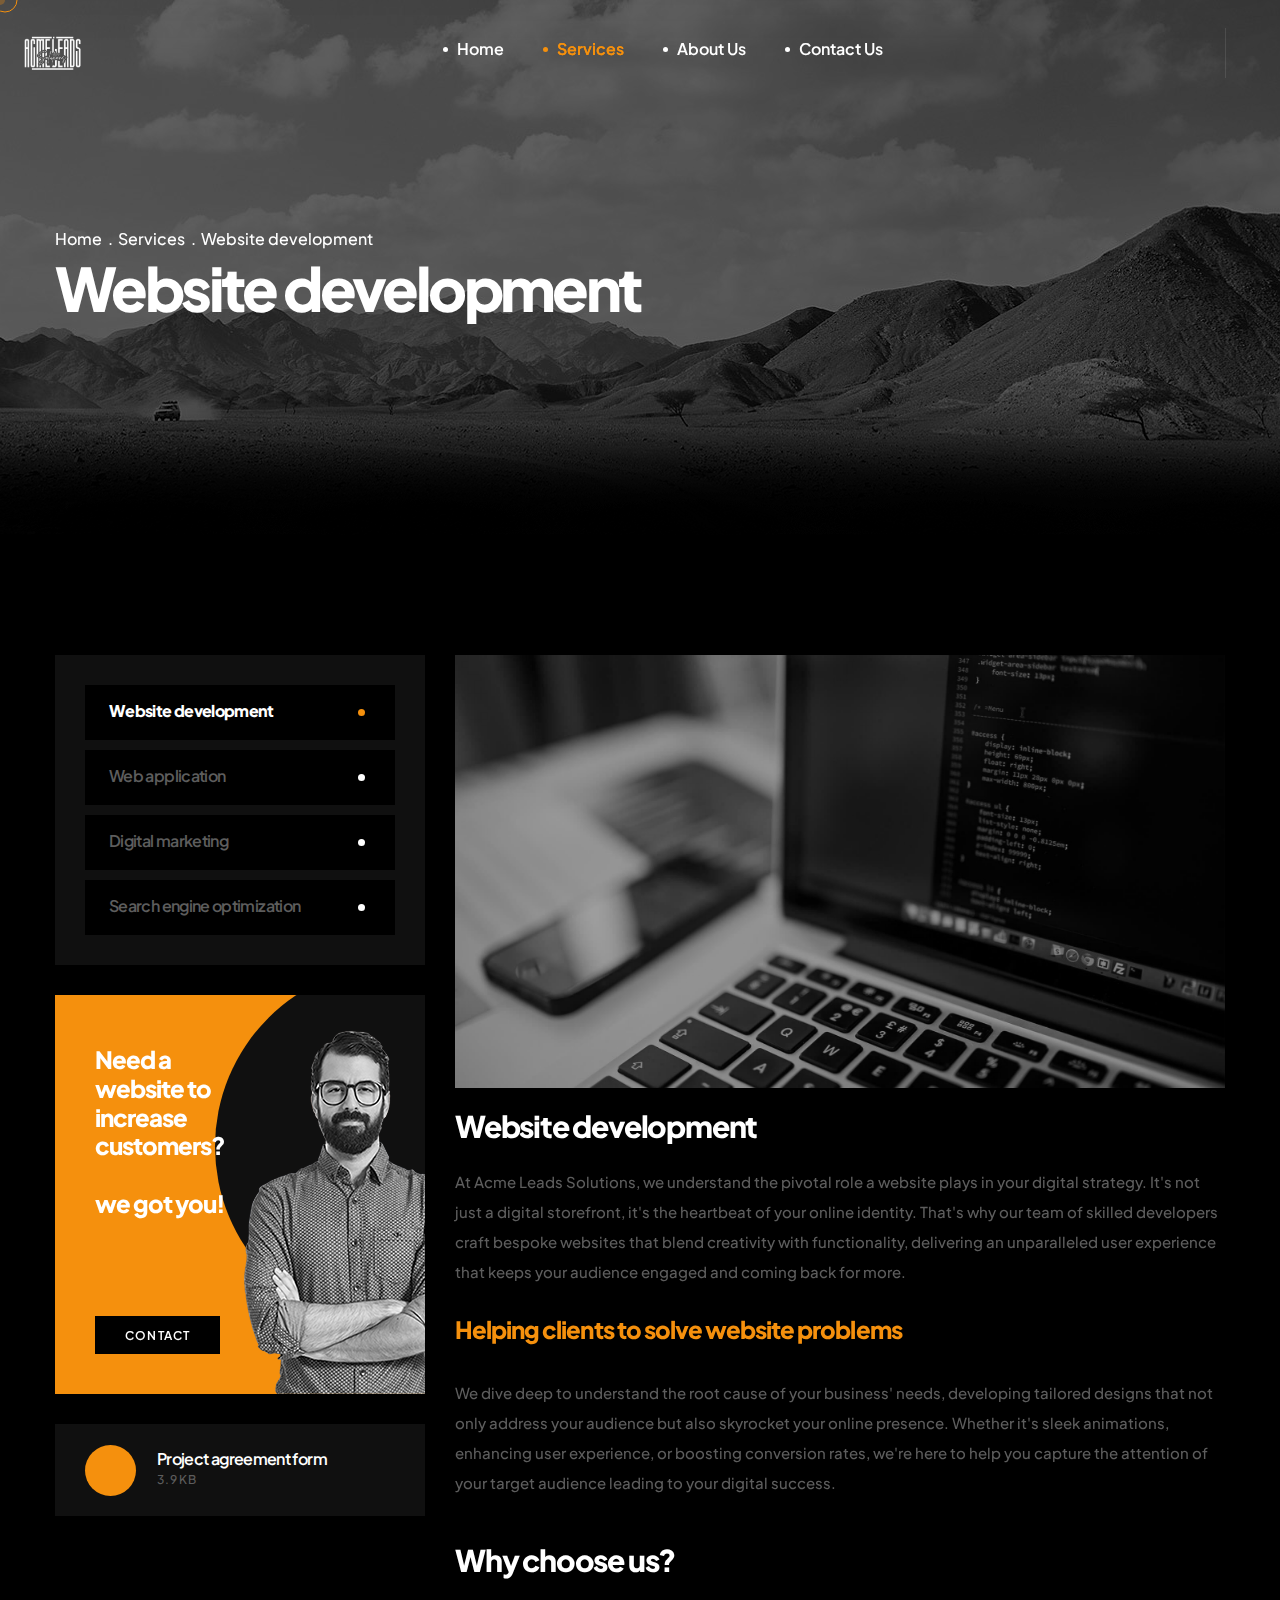
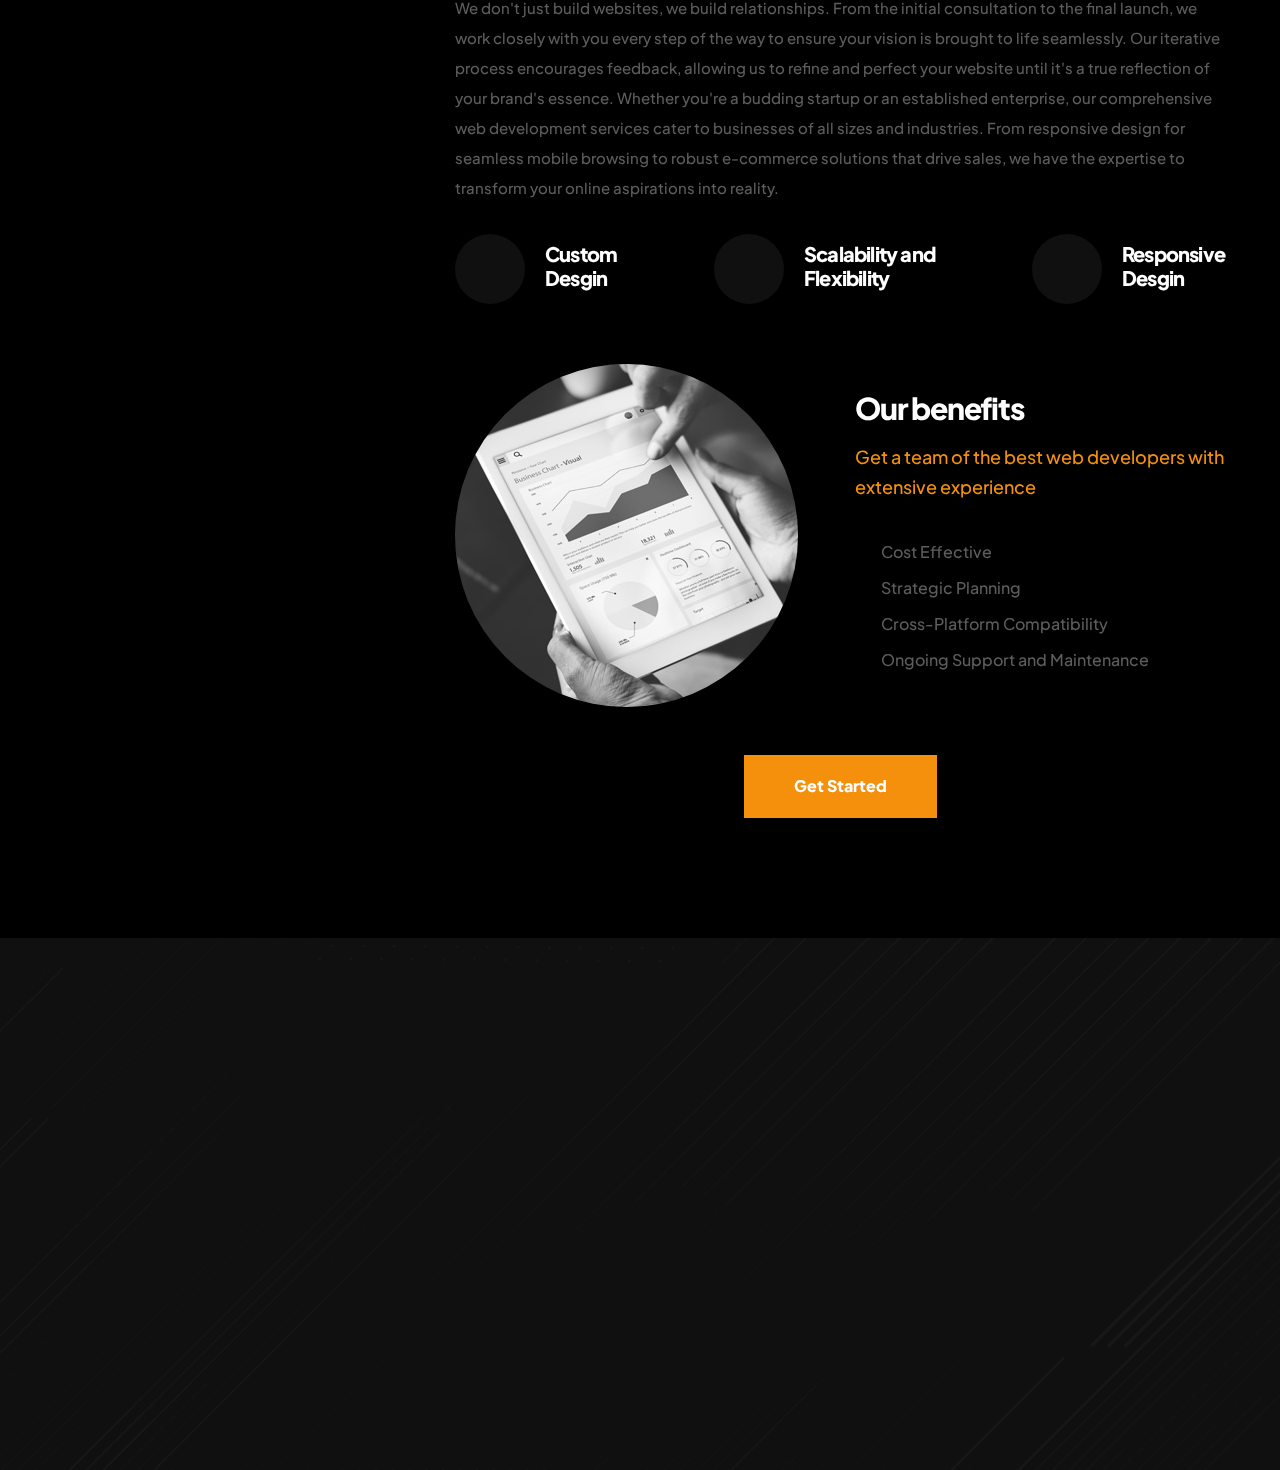
<file: website-development.html>
<!DOCTYPE html>
<html lang="en">

<head>
    <meta charset="UTF-8" />
    <meta name="viewport" content="width=device-width, initial-scale=1.0" />
    <title>Website development | Services</title>
    <!-- favicons Icons -->
    <meta name="description" content="Web development page under services offered by Acme Leads" />
    <link rel="stylesheet" href="https://cdnjs.cloudflare.com/ajax/libs/font-awesome/6.5.2/css/all.min.css" integrity="sha512-SnH5WK+bZxgPHs44uWIX+LLJAJ9/2PkPKZ5QiAj6Ta86w+fsb2TkcmfRyVX3pBnMFcV7oQPJkl9QevSCWr3W6A==" crossorigin="anonymous" referrerpolicy="no-referrer" />
    <meta name="description" content="Website of Acme Leads Solutions Homeage" />
    <link rel="shortcut icon" href="./assets/images/logo.png" type="image/x-icon">

    <!-- fonts -->
    <link rel="preconnect" href="https://fonts.gstatic.com" />
    <link href="https://fonts.googleapis.com/css2?family=Plus+Jakarta+Sans:ital,wght@0,200;0,300;0,400;0,500;0,600;0,700;0,800;1,200;1,300;1,400;1,500;1,600;1,700;1,800&display=swap" rel="stylesheet" />


    <link rel="stylesheet" href="assets/vendors/bootstrap/css/bootstrap.min.css" />
    <link rel="stylesheet" href="assets/vendors/bootstrap-select/bootstrap-select.min.css" />
    <link rel="stylesheet" href="assets/vendors/jquery-ui/jquery-ui.css" />
    <link rel="stylesheet" href="assets/vendors/animate/animate.min.css" />
    <link rel="stylesheet" href="assets/vendors/jarallax/jarallax.css" />
    <link rel="stylesheet" href="assets/vendors/jquery-magnific-popup/jquery.magnific-popup.css" />
    <link rel="stylesheet" href="assets/vendors/nouislider/nouislider.min.css" />
    <link rel="stylesheet" href="assets/vendors/nouislider/nouislider.pips.css" />
    <link rel="stylesheet" href="assets/vendors/odometer/odometer.min.css" />
    <link rel="stylesheet" href="assets/vendors/tiny-slider/tiny-slider.min.css" />
    <link rel="stylesheet" href="assets/vendors/owl-carousel/assets/owl.carousel.min.css" />
    <link rel="stylesheet" href="assets/vendors/owl-carousel/assets/owl.theme.default.min.css" />

    <!-- template styles -->
    <link rel="stylesheet" href="assets/css/agency.css" />
    <link rel="stylesheet" href="assets/css/agency-1.css">
</head>

<body class="custom-cursor">

    <div class="custom-cursor__cursor"></div>
    <div class="custom-cursor__cursor-two"></div>

    <div class="preloader">
        <div class="preloader__image" style="background-image: url(assets/images/logo-light-1.png);"></div>
    </div>
    <!-- /.preloader -->
    <div class="page-wrapper">
        <header class="main-header">
            <nav class="main-menu">
                <div class="container-fluid">
                    <div class="main-menu__logo">
                        <a href="index.html">
                            <img src="assets/images/logo-light-1.png" height="34" alt="Acme leads">
                        </a>
                    </div><!-- /.main-menu__logo -->

                    <div class="main-menu__nav">
                        <ul class="main-menu__list">
                            <li>
                                <a href="index.html">Home</a>
                            </li>
                            <li class="dropdown">
                                <a href="services.html">Services</a>
                                <ul>
                                    <li><a href="website-development.html">Website development</a></li>
                                    <li><a href="web-application.html">Web application</a></li>
                                    <li><a href="digital-marketing.html">Digital marketing</a></li>
                                    <li><a href="seo.html">Search engine optimization</a></li>
                                </ul>
                            </li>
                            <li>
                                <a href="about.html">About us</a>
                            </li>
                            <li>
                                <a href="contact.html">Contact us</a>
                            </li>
                        </ul>
                    </div><!-- /.main-menu__nav -->

                    <div class="main-menu__right">
                        <a href="#" class="main-menu__toggler mobile-nav__toggler">
                            <i class="fa fa-bars"></i>
                        </a><!-- /.mobile menu btn -->

                        <a href="#" class="main-menu__search search-toggler">
                            <i class="fa fa-search"></i>
                        </a><!-- /.search btn -->
                    </div><!-- /.main-menu__right -->
                </div><!-- /.container -->
            </nav>
            <!-- /.main-menu -->
        </header><!-- /.main-header -->

        <div class="stricky-header stricked-menu main-menu">
            <div class="sticky-header__content"></div><!-- /.sticky-header__content -->
        </div><!-- /.stricky-header -->
        <section class="page-header">
            <div class="page-header__bg"></div>
            <!-- /.page-header__bg -->
            <div class="page-header__overlay"></div>
            <!-- /.page-header__bg -->
            <div class="container">
                <ul class="page-header__breadcrumb list-unstyled">
                    <li><a href="index.html">Home</a></li>
                    <li><a href="services.html">Services</a></li>
                    <li><span>Website development</span></li>
                </ul><!-- /.page-breadcrumb list-unstyled -->
                <h2 class="page-header__title">Website development</h2><!-- /.page-title -->
            </div><!-- /.container -->
        </section><!-- /.page-header -->
        <!-- Services Details Start -->
        <section class="services-details">
            <div class="container">
                <div class="row">
                    <div class="col-xl-4 col-lg-5 wow fadeInUp animated" data-wow-delay="300ms">
                        <div class="services-details__sidebar">
                            <div class="services-details__services-list">
                                <ul class="services-details__services list-unstyled">
                                    <li><a href="website-development.html">Website development</a></li>
                                    <li><a href="web-application.html">Web application</a></li>
                                    <li><a href="digital-marketing.html">Digital marketing</a></li>
                                    <li><a href="seo.html">Search engine optimization</a></li>
                                </ul>
                            </div><!-- /.service-widget -->
                            <div class="services-details__banner">
                                <div class="services-details__banner__shape"></div>
                                <div class="services-details__banner__image"><img src="assets/images/resources/banner-author.png" alt="agency"></div>
                                <div class="services-details__banner__icon"><span class="fa fa-globe"></span></div>
                                <h3 class="services-details__banner__title">Need a website to increase customers?<br><br> we got you!</h3>
                                <a class="agency-btn" href="contact.html">Contact</a>
                            </div><!-- /.service-widget -->
                            <div class="services-details__document">
                                <div class="services-details__document__icon"><span class="fa fa-download"></span></div>
                                <h3 class="services-details__document__title"><a href="contact.html">Project agreement form</a></h3>
                                <p class="services-details__document__text">3.9KB</p>
                            </div><!-- /.service-widget -->
                        </div><!-- /.service-sidebar -->
                    </div><!-- /.column -->
                    <div class="col-xl-8 col-lg-7 wow fadeInUp animated" data-wow-delay="400ms">
                        <div class="services-details__content">
                            <div class="services-details__thumb"><img src="assets/images/service/1947484.jpg" alt="agency"></div>
                            <h3 class="services-details__content__title">Website development</h3>
                            <p class="services-details__content__text">
                                At Acme Leads Solutions, we understand the pivotal role a website plays in your digital strategy. It's not just a digital storefront, it's the heartbeat of your online identity. That's why our team of skilled developers craft bespoke websites that blend creativity with functionality, delivering an unparalleled user experience that keeps your audience engaged and coming back for more.
                            </p>
                            <h4 class="services-details__content__title-two">Helping clients to solve website problems</h4>
                            <p class="services-details__content__text">
                                We dive deep to understand the root cause of your business' needs, developing tailored designs that not only address your audience but also skyrocket your online presence. Whether it's sleek animations, enhancing user experience, or boosting conversion rates, we're here to help you capture the attention of your target audience leading to your digital success.
                            </p>
                            <h3 class="services-details__content__title-three">Why choose us?</h3>
                            <p class="services-details__content__text">
                                We don't just build websites, we build relationships. From the initial consultation to the final launch, we work closely with you every step of the way to ensure your vision is brought to life seamlessly. Our iterative process encourages feedback, allowing us to refine and perfect your website until it's a true reflection of your brand's essence.
                                
                                Whether you're a budding startup or an established enterprise, our comprehensive web development services cater to businesses of all sizes and industries. From responsive design for seamless mobile browsing to robust e-commerce solutions that drive sales, we have the expertise to transform your online aspirations into reality.
                            </p>
                            <ul class="services-details__points list-unstyled">
                                <li>
                                    <div class="services-details__points__icon"><span class="fab fa-web-awesome"></span></div>
                                    <h3 class="services-details__points__title">Custom <br> Desgin</h3>
                                </li>
                                <li>
                                    <div class="services-details__points__icon"><span class="fa fa-scale-unbalanced"></span></div>
                                    <h3 class="services-details__points__title">Scalability and<br> Flexibility</h3>
                                </li>
                                <li>
                                    <div class="services-details__points__icon"><span class="fa fa-tablet-android"></span></div>
                                    <h3 class="services-details__points__title">Responsive<br> Desgin</h3>
                                </li>
                            </ul>
                            <div class="services-details__benefit">
                                <div class="row">
                                    <div class="col-xl-6 col-lg-12 col-md-6">
                                        <div class="services-details__benefit__img">
                                            <img src="assets/images/service/services-details-benefit-img.jpg" alt="ogency">
                                        </div>
                                    </div>
                                    <div class="col-xl-6 col-lg-12 col-md-6">
                                        <div class="services-details__benefit__content">
                                            <h3 class="services-details__benefit__title">Our benefits</h3>
                                            <p class="services-details__benefit__text">Get a team of the best web developers with extensive experience</p>
                                            <ul class="services-details__benefit__lists list-unstyled">
                                                <li><span class="fa fa-check-circle"></span>Cost Effective</li>
                                                <li><span class="fa fa-check-circle"></span>Strategic Planning</li>
                                                <li><span class="fa fa-check-circle"></span>Cross-Platform Compatibility</li>
                                                <li><span class="fa fa-check-circle"></span>Ongoing Support and Maintenance</li>
                                            </ul>
                                        </div>
                                    </div>
                                </div>
                            </div>
                            <div class="get-started-btn">
                                <a href="contact.html" class="agency-btn">Get Started</a>
                            </div>
                        </div>
                    </div>
                </div>
            </div>
        </section>
        <!-- Services Details End -->

        <footer class="main-footer" style="background-image: url(assets/images/backgrounds/footer-bg-1.png);">
            <div class="container">
                <div class="main-footer__top wow fadeInUp animated" data-wow-delay="100ms">
                    <a href="index.html" class="main-footer__logo">
                        <img src="assets/images/logo-light-1.png" alt="acmeleads" height="55">
                    </a><!-- /.footer-logo -->
                    <div class="main-footer__social">
                        <a href="https://www.facebook.com/profile.php?id=61555667237240"><i class="fab fa-facebook"></i></a>
                        <a href="https://www.instagram.com/acmeleads.io/"><i class="fab fa-instagram"></i></a>
                        <a href="https://www.tiktok.com/@acmeleads"><i class="fab fa-tiktok"></i></a>
                    </div><!-- /.footer-social -->
                </div><!-- footer-top -->
                <div class="row">
                    <div class="col-lg-8 col-md-6 wow fadeInUp animated" data-wow-delay="200ms">
                        <div class="main-footer__about">
                            <p class="footer-widget__text">Let’s start working together</p>
                            <a href="mailto:info@acmeleads.co.za">info@acmeleads.co.za</a>
                        </div><!-- /.footer-widget -->
                    </div>
                    <div class="col-lg-2 col-md-3 wow fadeInUp animated" data-wow-delay="300ms">
                        <div class="main-footer__navmenu">
                            <ul>
                                <li><a href="about.html">About</a></li>
                                <!-- <li><a href="projects.html">Our Projects</a></li> -->
                                <li><a href="contact.html">Contact</a></li>
                            </ul><!-- /.list-unstyled -->
                        </div><!-- /.footer-widget -->
                    </div>
                    <div class="col-lg-2 col-md-3 wow fadeInUp animated" data-wow-delay="400ms">
                        <div class="main-footer__navmenu">
                            <ul>
                                <li><a href="faq.html">Our Faqs</a></li>
                                <li><a href="services.html">Services</a></li>
                                <li><a href="contact.html">Help</a></li>
                            </ul><!-- /.list-unstyled -->
                        </div><!-- /.footer-widget -->
                    </div>
                </div><!-- /.row -->
                <p class="main-footer__copyright wow fadeInUp animated" data-wow-delay="500ms">© Copyright <span class="dynamic-year"></span><!-- /.dynamic-year --> by <a href="index.html">Acme Leads Solutions</a>. All rights reserved.</p>
            </div><!-- /.container -->
        </footer><!-- /.main-footer -->

    </div><!-- /.page-wrapper -->


    <div class="mobile-nav__wrapper">
        <div class="mobile-nav__overlay mobile-nav__toggler"></div>
        <!-- /.mobile-nav__overlay -->
        <div class="mobile-nav__content">
            <span class="mobile-nav__close mobile-nav__toggler"><i class="fa fa-times"></i></span>
            <div class="logo-box">
                <a href="index.html" aria-label="logo image"><img src="assets/images/logo-light-1.png" width="50" alt="acmeleads" /></a>
            </div>
            <!-- /.logo-box -->

            <div class="mobile-nav__container"></div>
            <!-- /.mobile-nav__container -->

            <ul class="mobile-nav__contact list-unstyled">
                <li>
                    <i class="fas fa-envelope"></i>
                    <a href="mailto:acmeleads.io@gmail.com">acmeleads.io@gmail.com</a>
                </li>
                <li>
                    <i class="fa fa-phone"></i>
                    <a href="tel:0699395754">069 939 5754</a>
                </li>
            </ul><!-- /.mobile-nav__contact -->

            <div class="mobile-nav__social">
                <a href="https://www.facebook.com/profile.php?id=61555667237240"><i class="fab fa-facebook"></i></a>
                <a href="https://www.instagram.com/acmeleads.io/"><i class="fab fa-instagram"></i></a>
                <a href="https://www.tiktok.com/@acmeleads"><i class="fab fa-tiktok"></i></a>
            </div><!-- /.mobile-nav__social -->
        </div>
        <!-- /.mobile-nav__content -->
    </div>
    <!-- /.mobile-nav__wrapper -->


    <div class="search-popup">
        <div class="search-popup__overlay search-toggler"></div>
        <!-- /.search-popup__overlay -->
        <div class="search-popup__content">
            <form action="#">
                <label for="search" class="sr-only">search here</label><!-- /.sr-only -->
                <input type="text" id="search" placeholder="Search Here..." />
                <button type="submit" aria-label="search submit" class="ogency-btn">
                    <i class="icon-magnifying-glass"></i>
                </button>
            </form>
        </div>
        <!-- /.search-popup__content -->
    </div>
    <!-- /.search-popup -->

    <!-- back-to-top-start -->
    <a href="#" class="scroll-top">
        <svg class="scroll-top__circle" width="100%" height="100%" viewBox="-1 -1 102 102">
            <path d="M50,1 a49,49 0 0,1 0,98 a49,49 0 0,1 0,-98" />
        </svg>
    </a>
    <!-- back-to-top-end -->


    <script src="assets/vendors/jquery/jquery-3.5.1.min.js"></script>
    <script src="assets/vendors/bootstrap/js/bootstrap.bundle.min.js"></script>
    <script src="assets/vendors/bootstrap-select/bootstrap-select.min.js"></script>
    <script src="assets/vendors/jquery-ui/jquery-ui.js"></script>
    <script src="assets/vendors/jarallax/jarallax.min.js"></script>
    <script src="assets/vendors/jquery-ajaxchimp/jquery.ajaxchimp.min.js"></script>
    <script src="assets/vendors/jquery-appear/jquery.appear.min.js"></script>
    <script src="assets/vendors/jquery-circle-progress/jquery.circle-progress.min.js"></script>
    <script src="assets/vendors/jquery-magnific-popup/jquery.magnific-popup.min.js"></script>
    <script src="assets/vendors/jquery-validate/jquery.validate.min.js"></script>
    <script src="assets/vendors/nouislider/nouislider.min.js"></script>
    <script src="assets/vendors/odometer/odometer.min.js"></script>
    <script src="assets/vendors/tiny-slider/tiny-slider.min.js"></script>
    <script src="assets/vendors/owl-carousel/owl.carousel.min.js"></script>
    <script src="assets/vendors/wnumb/wNumb.min.js"></script>
    <script src="assets/vendors/jquery-circleType/jquery.circleType.js"></script>
    <script src="assets/vendors/jquery-lettering/jquery.lettering.min.js"></script>
    <script src="assets/vendors/wow/wow.js"></script>
    <script src="assets/vendors/isotope/isotope.js"></script>
    <script src="assets/vendors/countdown/countdown.min.js"></script>
    <!-- template js -->
    <script src="assets/js/agency.js"></script>
</body>

</html>
</file>
<file: assets/vendors/jarallax/jarallax.css>
.jarallax {
    position: relative;
    z-index: 0;
}
.jarallax > .jarallax-img {
    position: absolute;
    object-fit: cover;
    /* support for plugin https://github.com/bfred-it/object-fit-images */
    font-family: 'object-fit: cover;';
    top: 0;
    left: 0;
    width: 100%;
    height: 100%;
    z-index: -1;
}
</file>
<file: assets/vendors/nouislider/nouislider.pips.css>
/* Base;
 *
 */
.noUi-pips,
.noUi-pips * {
-moz-box-sizing: border-box;
	box-sizing: border-box;
}
.noUi-pips {
	position: absolute;
	font: 400 12px Arial;
	color: #999;
}

/* Values;
 *
 */
.noUi-value {
	width: 40px;
	position: absolute;
	text-align: center;
}
.noUi-value-sub {
	color: #ccc;
	font-size: 10px;
}

/* Markings;
 *
 */
.noUi-marker {
	position: absolute;
	background: #CCC;
}
.noUi-marker-sub {
	background: #AAA;
}
.noUi-marker-large {
	background: #AAA;
}

/* Horizontal layout;
 *
 */
.noUi-pips-horizontal {
	padding: 10px 0;
	height: 50px;
	top: 100%;
	left: 0;
	width: 100%;
}
.noUi-value-horizontal {
	margin-left: -20px;
	padding-top: 20px;
}
.noUi-value-horizontal.noUi-value-sub {
	padding-top: 15px;
}

.noUi-marker-horizontal.noUi-marker {
	margin-left: -1px;
	width: 2px;
	height: 5px;
}
.noUi-marker-horizontal.noUi-marker-sub {
	height: 10px;
}
.noUi-marker-horizontal.noUi-marker-large {
	height: 15px;
}

/* Vertical layout;
 *
 */
.noUi-pips-vertical {
	padding: 0 10px;
	height: 100%;
	top: 0;
	left: 100%;
}
.noUi-value-vertical {
	width: 15px;
	margin-left: 20px;
	margin-top: -5px;
}

.noUi-marker-vertical.noUi-marker {
	width: 5px;
	height: 2px;
	margin-top: -1px;
}
.noUi-marker-vertical.noUi-marker-sub {
	width: 10px;
}
.noUi-marker-vertical.noUi-marker-large {
	width: 15px;
}
</file>
<file: assets/css/agency-1.css>
.read-me-arrows{
    transform: rotate(-45deg);
}

.service-icons{
    height: 45px;
    transition: ease-in-out .6s;
}

.service-icons:hover{
    height: 43px;
}

.count-box{
    color: black;
}

.mobile-nav_home_links a{
    color: #000 !important;
}

.appointment{
    background-color: #000;
    padding: 20px;
    padding-bottom: 150px;
    text-align: center;
}

.appointment button{
    margin-top: 20px;
}

.get-started-btn{
    height: fit-content;
    display: flex;
    justify-content: center;
    margin-top: 3rem;
}

.h-captcha{
    margin-top: 3rem;
}
</file>
<file: assets/css/agency.css>
/*--------------------------------------------------------------
>>> TABLE OF CONTENTS:
----------------------------------------------------------------
# Utility
# Cards
# Common
# Form
# Navigations
# Animations
# Mobile Nav
# Search Popup
# Main Slider
# Client Carousel
# Feature
# About
# Sliding Text
# Video
# Services
# Projects
# Team
# Funfact
# Testimonial
# Call To Action
# Footer
# Why Choose
# Pricing Table
# Contact
# Work Process
# Award
# Page Header
# Team Details
# Gallery Page
# Faq Page
# Login Page
# 404 Page
# Service Details
# Project Details
# Products Page
# Products Details
# Cart Page
# Checkout Page
# Custom Cursor
# Boxed Version
--------------------------------------------------------------*/
/*--------------------------------------------------------------
# Utility
--------------------------------------------------------------*/
.mt-20 {
  margin-top: 20px;
}

.mt-30 {
  margin-top: 30px;
}

.mt-40 {
  margin-top: 40px;
}

.mt-50 {
  margin-top: 50px;
}

.mt-60 {
  margin-top: 60px;
}

.mt-80 {
  margin-top: 80px;
}

.mt-120 {
  margin-top: 120px;
}

.mt--60 {
  margin-top: -60px;
}

.mt--120 {
  margin-top: -120px;
}

.mb-20 {
  margin-bottom: 20px;
}

.mb-30 {
  margin-bottom: 30px;
}

.mb-40 {
  margin-bottom: 40px;
}

.mb-50 {
  margin-bottom: 50px;
}

.mb-60 {
  margin-bottom: 60px;
}

.mb-80 {
  margin-bottom: 80px;
}

.mb-120 {
  margin-bottom: 120px;
}

.mb--60 {
  margin-bottom: -60px;
}

.mb--120 {
  margin-bottom: -120px;
}

.pt-20 {
  padding-top: 20px;
}

.pt-30 {
  padding-top: 30px;
}

.pt-40 {
  padding-top: 40px;
}

.pt-50 {
  padding-top: 50px;
}

.pt-60 {
  padding-top: 60px;
}

.pt-80 {
  padding-top: 80px;
}

.pt-110 {
  padding-top: 110px;
}

.pt-115 {
  padding-top: 115px;
}

.pt-120 {
  padding-top: 120px;
}

.pt-142 {
  padding-top: 142px;
}

.pb-20 {
  padding-bottom: 20px;
}

.pb-30 {
  padding-bottom: 30px;
}

.pb-40 {
  padding-bottom: 40px;
}

.pb-50 {
  padding-bottom: 50px;
}

.pb-60 {
  padding-bottom: 60px;
}

.pb-80 {
  padding-bottom: 80px;
}

.pb-90 {
  padding-bottom: 90px;
}

.pb-110 {
  padding-bottom: 110px;
}

.pb-115 {
  padding-bottom: 115px;
}

.pb-120 {
  padding-bottom: 120px;
}

.pl-5 {
  padding-left: 5px;
}

.pl-10 {
  padding-left: 10px;
}

.pl-15 {
  padding-left: 15px;
}

.pl-20 {
  padding-left: 20px;
}

.pl-30 {
  padding-left: 30px;
}

.pr-5 {
  padding-right: 5px;
}

.pr-10 {
  padding-right: 10px;
}

.pr-15 {
  padding-right: 15px;
}

.pr-20 {
  padding-right: 20px;
}

.pr-30 {
  padding-right: 30px;
}

/*--------------------------------------------------------------
# Cards
--------------------------------------------------------------*/
.blog-one {
  background-color: var(--agency-black);
  position: relative;
  padding: 120px 0 114px;
}

@media (max-width: 767px) {
  .blog-one {
    padding: 80px 0 50px;
  }
}

.blog-one__item {
  position: relative;
  overflow: hidden;
}

@media (max-width: 991px) {
  .blog-one__item {
    margin-bottom: 30px;
  }
}

.blog-one__item__image {
  position: relative;
  background-color: var(--agency-black);
}

.blog-one__item__image img {
  width: 100%;
  height: auto;
  mix-blend-mode: luminosity;
}

.blog-one__item__image a {
  display: flex;
  width: 100%;
  height: 100%;
  background-color: rgba(var(--agency-black-rgb), 0.4);
  position: absolute;
  top: 0;
  left: 0;
  justify-content: center;
  align-items: center;
  opacity: 0;
  transform: translateY(-20%);
  transition: opacity 500ms ease, transform 500ms ease;
}

.blog-one__item__image a::after, .blog-one__item__image a::before {
  content: "";
  width: 32px;
  height: 2px;
  background-color: #fff;
  display: block;
  position: absolute;
  top: 50%;
  left: 50%;
  transform: translate(-50%, -50%);
}

.blog-one__item__image a::after {
  transform: translate(-50%, -50%) rotate(90deg);
}

.blog-one__item__image span {
  display: inline-block;
  background-color: var(--agency-white);
  height: 34px;
  line-height: 34px;
  color: var(--agency-black);
  text-transform: uppercase;
  letter-spacing: 1.2px;
  font-weight: 600;
  font-size: 12px;
  position: absolute;
  bottom: 20px;
  right: 20px;
  padding: 0 14.5px;
}

.blog-one__item:hover .blog-one__item__image a {
  opacity: 1;
  transform: translateY(0);
}

.blog-one__item__content {
  position: relative;
  padding: 24px 0 0;
}

.blog-one__item__meta {
  display: flex;
  flex-wrap: wrap;
  align-items: center;
  position: relative;
  margin-bottom: 8px;
  font-size: 14px;
}

.blog-one__item__meta a {
  color: inherit;
}

.blog-one__item__meta a:hover {
  color: var(--agency-base);
}

.blog-one__item__meta span {
  margin: 0 12px;
}

.blog-one__item__meta.has-border::before {
  position: relative;
  content: '';
  display: inline-block;
  content: '';
  background-color: var(--agency-base);
  width: 41px;
  height: 1px;
  margin-right: 10px;
}

.blog-one__item__title {
  font-size: 24px;
  color: var(--agency-white);
  letter-spacing: -.96px;
  margin-bottom: 11px;
  padding-bottom: 30px;
  border-bottom: 1px solid RGBA(var(--agency-white-rgb), 0.1);
}

.blog-one__item__title a {
  color: inherit;
  background-image: linear-gradient(currentcolor, currentcolor), linear-gradient(currentcolor, currentcolor);
  display: inline;
  background-size: 0% 1px, 0 1px;
  background-position: 100% 100%, 0 100%;
  background-repeat: no-repeat;
  transition: all 0.4s ease;
}

.blog-one__item__title a:hover {
  color: var(--agency-base);
}

.blog-one__item:hover .blog-one__item__title a {
  background-size: 0% 1px, 100% 1px;
}

.blog-one__item__btn {
  display: inline-block;
  color: var(--agency-color);
  font-size: 14px;
  text-transform: capitalize;
}

.blog-one__item__btn span {
  display: inline-block;
  font-size: 20px;
  margin: 0 0 0 14px;
  top: 4px;
  position: relative;
  transition: transform 400ms ease;
}

.blog-one__item__btn:hover {
  color: var(--agency-base);
}

.blog-one__item__btn:hover span {
  transform: rotate(-45deg);
}

.blog-one__item-list {
  position: relative;
}

.blog-one__item-list .blog-one__item__content {
  padding-top: 12px;
}

.blog-one__item-list .blog-one__item__title {
  border: none;
  padding: 0;
  font-size: 30px;
  letter-spacing: -1.2px;
  margin-bottom: 13px;
}

.blog-one__item-list .blog-one__item__text {
  line-height: 30px;
  border-bottom: 1px solid RGBA(var(--agency-white-rgb), 0.1);
  margin: 0 0 10px;
  padding-bottom: 22px;
}

.blog-one__item-quote {
  position: relative;
  background-color: var(--agency-black2);
  padding: 48px 60px 58px;
  margin: 0 0 30px;
}

@media (max-width: 767px) {
  .blog-one__item-quote {
    padding-left: 30px;
    padding-right: 30px;
  }
}

.blog-one__item-quote__icon {
  font-size: 120px;
  color: var(--agency-base);
  font-weight: 600;
  display: block;
  line-height: .8;
  height: 40px;
  margin: 0 0 22px -8px;
}

.blog-one__item-quote__text {
  margin: 0;
  line-height: 30px;
}

.blog-one__item-sticky {
  position: relative;
  background-color: var(--agency-black2);
  padding: 50px 60px 60px;
  margin: 0 0 30px;
}

@media (max-width: 767px) {
  .blog-one__item-sticky {
    padding-left: 30px;
    padding-right: 30px;
  }
}

.blog-one__item-sticky__icon {
  font-size: 50px;
  color: var(--agency-base);
  display: block;
  line-height: 50px;
  width: 46px;
  height: 46px;
  margin: 0 0 32px;
}

.blog-one__item-sticky__title {
  color: var(--agency-white);
  font-size: 30px;
  letter-spacing: -1.2px;
  margin: 0;
}

.blog-one__item-sticky__title a {
  color: inherit;
  background-image: linear-gradient(currentcolor, currentcolor), linear-gradient(currentcolor, currentcolor);
  display: inline;
  background-size: 0% 1px, 0 1px;
  background-position: 100% 100%, 0 100%;
  background-repeat: no-repeat;
  transition: all 0.4s ease;
}

.blog-one__item-sticky__title a:hover {
  color: var(--agency-base);
}

.blog-one__item-sticky:hover .blog-one__item-sticky__title a {
  background-size: 0% 1px, 100% 1px;
}

.blog-one__item-pagination {
  position: relative;
  margin: 0 0 30px;
}

.blog-page {
  background-color: var(--agency-black);
  position: relative;
  padding: 120px 0 90px;
}

@media (max-width: 767px) {
  .blog-page {
    padding: 80px 0 50px;
  }
}

.blog-page .blog-one__item {
  margin-bottom: 23px;
}

.blog-page .agency-owl__dots.owl-carousel .owl-dots {
  margin-bottom: 30px;
}

/*-- Sidebar --*/
.sidebar {
  position: relative;
}

@media (max-width: 991px) {
  .sidebar {
    margin: 50px 0 30px;
  }
  .sidebar__left {
    margin: 0 0 50px;
  }
}

.sidebar__single {
  position: relative;
  background-color: var(--agency-black2);
  padding: 45px 50px 45px;
}

@media (max-width: 767px) {
  .sidebar__single {
    padding-left: 40px;
    padding-right: 40px;
  }
}

.sidebar__single + .sidebar__single {
  margin-top: 30px;
}

.sidebar__search {
  padding: 30px;
}

.sidebar__search-form {
  position: relative;
}

.sidebar__search-form input[type="search"] {
  display: block;
  border: none;
  outline: none;
  background-color: var(--agency-black);
  box-shadow: none;
  color: var(--agency-color);
  font-size: 14px;
  font-weight: 500;
  padding-left: 30px;
  height: 64px;
  width: 100%;
  padding-right: 50px;
}

.sidebar__search-form input[type="search"]::-webkit-input-placeholder {
  color: var(--agency-color);
  opacity: 1;
}

.sidebar__search-form input[type="search"]:-ms-input-placeholder {
  color: var(--agency-color);
  opacity: 1;
}

.sidebar__search-form input[type="search"]::-ms-input-placeholder {
  color: var(--agency-color);
  opacity: 1;
}

.sidebar__search-form input[type="search"]::placeholder {
  color: var(--agency-color);
  opacity: 1;
}

.sidebar__search-form button[type="submit"] {
  background-color: transparent;
  color: var(--agency-white);
  font-size: 22px;
  position: absolute;
  top: 0;
  right: 0;
  bottom: 0;
  width: 52px;
  outline: none;
  border: none;
  display: -webkit-box;
  display: -ms-flexbox;
  display: flex;
  -webkit-box-align: center;
  -ms-flex-align: center;
  align-items: center;
  padding: 0;
  -webkit-transition: all 0.4s ease;
  transition: all 0.4s ease;
}

.sidebar__search-form button[type="submit"]:hover {
  color: var(--agency-base);
}

.sidebar__title {
  position: relative;
  font-size: 22px;
  letter-spacing: -.88px;
  margin: 0 0 26px;
}

.sidebar__post {
  position: relative;
  padding-bottom: 57px;
}

.sidebar__post__list {
  margin: 0;
  padding: 0;
}

.sidebar__post__list li {
  list-style: none;
  position: relative;
  padding: 0 0 26px 90px;
  margin-bottom: 20px;
  border-bottom: 1px solid var(--agency-black3);
  min-width: 70px;
}

.sidebar__post__list li:last-child {
  border: none;
  margin-bottom: 0;
  padding-bottom: 0;
}

.sidebar__post__list li:hover .sidebar__post__content__title a {
  background-size: 0% 1px, 100% 1px;
}

.sidebar__post__image {
  position: absolute;
  left: 0;
  top: 0;
  width: 70px;
  height: 70px;
  background-color: var(--agency-black);
}

.sidebar__post__image img {
  width: 100%;
  height: 100%;
  object-fit: cover;
  mix-blend-mode: luminosity;
}

.sidebar__post__content {
  position: relative;
}

.sidebar__post__content__meta {
  display: block;
  font-size: 13px;
  line-height: 1;
  margin-bottom: 7px;
}

.sidebar__post__content__title {
  font-size: 16px;
  line-height: 22px;
  max-width: 170px;
  margin: 0;
}

.sidebar__post__content__title a {
  color: inherit;
  background-image: linear-gradient(currentcolor, currentcolor), linear-gradient(currentcolor, currentcolor);
  display: inline;
  background-size: 0% 1px, 0 1px;
  background-position: 100% 100%, 0 100%;
  background-repeat: no-repeat;
  transition: all 0.4s ease;
}

.sidebar__post__content__title a:hover {
  color: var(--agency-base);
}

.sidebar__category {
  position: relative;
  padding-bottom: 32px;
}

.sidebar__category .sidebar__title {
  margin-bottom: 10px;
}

.sidebar__category-list {
  margin: 0;
  padding: 0;
  list-style: none;
}

.sidebar__category-list li {
  position: relative;
  display: block;
}

.sidebar__category-list li a {
  position: relative;
  display: block;
  align-items: center;
  font-weight: 500;
  line-height: 24px;
  font-size: 15px;
  color: var(--agency-color);
  border-bottom: 1px solid var(--agency-black3);
  -webkit-transition: all 500ms ease;
  transition: all 500ms ease;
  padding: 10px 0 14px 25px;
}

.sidebar__category-list li a::after {
  position: absolute;
  left: 0;
  top: 0;
  bottom: 0;
  margin: auto;
  width: 6px;
  height: 6px;
  content: '';
  background-color: var(--agency-white);
  border-radius: 50%;
  -webkit-transition: all 500ms ease;
  transition: all 500ms ease;
}

.sidebar__category-list li:last-child a {
  border-bottom: none;
}

.sidebar__category-list li:hover a {
  color: var(--agency-white);
}

.sidebar__category-list li:hover a::after {
  background-color: var(--agency-base);
}

.sidebar__tags {
  position: relative;
}

.sidebar__tags-list {
  margin-bottom: -5px;
}

.sidebar__tags-list a {
  font-size: 12px;
  line-height: 38px;
  color: var(--agency-color);
  background-color: var(--agency-black);
  -webkit-transition: all 0.4s ease;
  transition: all 0.4s ease;
  display: inline-block;
  padding: 0 20px;
  height: 38px;
  font-weight: 800;
  text-transform: capitalize;
  margin-right: 7px;
  margin-bottom: 10px;
}

.sidebar__tags-list a:last-child {
  margin-right: 0;
}

.sidebar__tags-list a:hover {
  background-color: var(--agency-base);
  color: var(--agency-white);
}

.sidebar__comments {
  position: relative;
  padding-bottom: 52px;
}

.sidebar__comments .sidebar__title {
  margin-bottom: 21px;
}

.sidebar__comments-list {
  margin: 0;
  padding: 0;
  list-style: none;
}

.sidebar__comments-list li {
  display: block;
  position: relative;
  padding-left: 65px;
}

.sidebar__comments-list li:hover .sidebar__comments-icon {
  background-color: var(--agency-base);
}

.sidebar__comments-list li + li {
  margin-top: 26px;
}

.sidebar__comments-icon {
  height: 44px;
  width: 44px;
  background-color: var(--agency-black);
  border-radius: 50%;
  font-size: 16px;
  color: var(--agency-white);
  display: flex;
  align-items: center;
  justify-content: center;
  position: absolute;
  top: 5px;
  left: 0;
  -webkit-transition: all 0.4s ease;
  transition: all 0.4s ease;
}

.sidebar__comments-text-box p {
  font-size: 15px;
  line-height: 24px;
  color: var(--agency-color);
  margin: 0;
}

.sidebar__comments-text-box p a {
  color: var(--agency-white);
}

.sidebar__comments-text-box p a:hover {
  color: var(--agency-base);
}

.sidebar__project {
  position: relative;
  padding-bottom: 50px;
}

.sidebar__project__carousel {
  position: relative;
}

.sidebar__project__carousel.owl-carousel .owl-dots {
  position: absolute;
  bottom: 30px;
  right: 28px;
  text-align: center;
  margin: 0 !important;
  display: flex;
  align-items: center;
}

.sidebar__project__carousel.owl-carousel .owl-dots .owl-dot {
  position: relative;
  display: inline-block;
  width: 11px;
  height: 11px;
  border-radius: 50%;
  background-color: rgba(var(--agency-white-rgb), 0.2);
  border: 2px solid transparent;
  margin: 0px 2.5px;
  padding: 0px;
  transition: all 100ms linear;
  transition-delay: 0.1s;
}

.sidebar__project__carousel.owl-carousel .owl-dots .owl-dot:hover, .sidebar__project__carousel.owl-carousel .owl-dots .owl-dot.active {
  background-color: transparent;
  border: 2px solid var(--agency-white);
}

.sidebar__project__carousel.owl-carousel .owl-dots .owl-dot:focus {
  outline: none;
}

.sidebar__project__carousel.owl-carousel .owl-dots .owl-dot span {
  display: none;
}

.sidebar__project-single {
  position: relative;
  display: block;
  min-height: 163px;
  background-color: var(--agency-black);
  z-index: 1;
}

.sidebar__project-single-title {
  line-height: 22px;
  font-size: 18px;
  color: var(--agency-white);
  position: absolute;
  max-width: 130px;
  bottom: 18px;
  left: 30px;
}

.sidebar__project-bg {
  position: absolute;
  top: 0;
  left: 0;
  right: 0;
  bottom: 0;
  mix-blend-mode: luminosity;
  background-repeat: no-repeat;
  background-position: center;
  background-size: cover;
  z-index: -1;
}

.sidebar__project-bg::after {
  content: "";
  position: absolute;
  top: 0;
  bottom: 0;
  left: 0;
  right: 0;
  background: linear-gradient(0deg, RGBA(var(--agency-black-rgb), 1) 5%, RGBA(var(--agency-black-rgb), 0) 51%);
}

/*-- Blog Details --*/
.blog-details {
  position: relative;
  padding: 120px 0;
  background-color: var(--agency-black);
}

@media (max-width: 767px) {
  .blog-details {
    padding: 80px 0;
  }
}

.blog-details__content {
  position: relative;
}

.blog-details__img {
  position: relative;
  background-color: var(--agency-black2);
  margin: 0 0 12px;
}

.blog-details__img img {
  width: 100%;
  height: auto;
  mix-blend-mode: luminosity;
}

.blog-details__img__date {
  display: inline-block;
  background-color: var(--agency-white);
  height: 34px;
  line-height: 34px;
  color: var(--agency-black);
  text-transform: uppercase;
  letter-spacing: 1.2px;
  font-weight: 600;
  font-size: 12px;
  position: absolute;
  bottom: 20px;
  right: 20px;
  padding: 0 14.5px;
}

.blog-details__meta {
  display: flex;
  flex-wrap: wrap;
  align-items: center;
  position: relative;
  margin-bottom: 6px;
  font-size: 14px;
}

.blog-details__meta a {
  color: inherit;
}

.blog-details__meta a:hover {
  color: var(--agency-base);
}

.blog-details__meta span {
  margin: 0 12px;
}

.blog-details__meta::before {
  position: relative;
  content: '';
  display: inline-block;
  background-color: var(--agency-base);
  width: 41px;
  height: 1px;
  margin-right: 10px;
}

.blog-details__title {
  font-size: 30px;
  letter-spacing: -1.2px;
  margin: 0 0 13px;
}

.blog-details__text {
  line-height: 30px;
  margin: 0 0 30px;
}

.blog-details__bottom {
  display: flex;
  align-items: center;
  justify-content: space-between;
  flex-wrap: wrap;
  padding: 30px 0 30px;
  margin-top: 52px;
  border-top: 1px solid var(--agency-black3);
}

@media (max-width: 767px) {
  .blog-details__bottom {
    display: block;
  }
}

@media (min-width: 992px) and (max-width: 1199px) {
  .blog-details__bottom {
    display: block;
  }
}

.blog-details__tags {
  display: flex;
  align-items: center;
  flex-wrap: wrap;
  position: relative;
}

.blog-details__tags__title {
  font-size: 22px;
  letter-spacing: -.88px;
  margin: -8px 24px 0 0;
}

.blog-details__tags a {
  font-size: 12px;
  line-height: 38px;
  color: var(--agency-color);
  background-color: var(--agency-black2);
  -webkit-transition: all 0.4s ease;
  transition: all 0.4s ease;
  display: inline-block;
  padding: 0 20px;
  height: 38px;
  font-weight: 800;
  text-transform: capitalize;
  margin-right: 10px;
}

.blog-details__tags a:last-child {
  margin-right: 0;
}

.blog-details__tags a:hover {
  background-color: var(--agency-base);
  color: var(--agency-white);
}

.blog-details__social {
  display: flex;
  align-items: center;
  flex-wrap: wrap;
}

@media (max-width: 767px) {
  .blog-details__social {
    margin: 30px 0 0;
  }
}

@media (min-width: 992px) and (max-width: 1199px) {
  .blog-details__social {
    margin-top: 30px;
  }
}

.blog-details__social a {
  font-size: 20px;
  color: var(--agency-white);
  background-color: var(--agency-black2);
  width: 55px;
  height: 55px;
  line-height: 55px;
  border-radius: 50%;
  text-align: center;
  display: inline-block;
  margin-left: 10px;
}

.blog-details__social a:first-child {
  margin-left: 0;
}

.blog-details__social a:hover {
  background-color: var(--agency-base);
  color: var(--agency-white);
}

.blog-details__pagenation {
  position: relative;
  display: flex;
  align-items: center;
  justify-content: space-between;
  flex-wrap: wrap;
  gap: 30px;
  flex-grow: 2;
}

.blog-details__pagenation__content {
  position: relative;
}

.blog-details__pagenation__date {
  font-size: 13px;
  line-height: 1;
  display: block;
  margin: 0 0 5px;
}

.blog-details__pagenation__title {
  font-size: 16px;
  line-height: 26px;
  margin: 0;
}

.blog-details__pagenation__title a {
  color: inherit;
  background-image: linear-gradient(currentcolor, currentcolor), linear-gradient(currentcolor, currentcolor);
  display: inline;
  background-size: 0% 1px, 0 1px;
  background-position: 100% 100%, 0 100%;
  background-repeat: no-repeat;
  transition: all 0.4s ease;
}

.blog-details__pagenation__title a:hover {
  color: var(--agency-base);
}

.blog-details__item {
  position: relative;
  padding: 38px 30px 37px 140px;
  display: flex;
  align-items: center;
  min-height: 85px;
  background-color: var(--agency-black2);
  max-width: calc(50% - 15px);
  width: 100%;
}

@media (max-width: 767px) {
  .blog-details__item {
    max-width: 100%;
  }
}

@media (min-width: 992px) and (max-width: 1199px) {
  .blog-details__item {
    max-width: 100%;
  }
}

.blog-details__item-right {
  padding-left: 30px;
  padding-right: 140px;
  justify-content: flex-end;
  text-align: right;
}

.blog-details__item-right .blog-details__item__img {
  left: auto;
  right: 30px;
}

.blog-details__item__img {
  display: block;
  position: absolute;
  left: 30px;
  top: 0;
  bottom: 0;
  margin: auto;
  width: 90px;
  height: 85px;
  background-color: var(--agency-black);
}

.blog-details__item__img img {
  width: 100%;
  height: 100%;
  object-fit: cover;
  mix-blend-mode: luminosity;
}

.blog-details__item:hover .blog-details__pagenation__title a {
  background-size: 0% 1px, 100% 1px;
}

.blog-details__comment {
  position: relative;
  margin: 53px 0 0;
}

.blog-details__comment__title {
  font-size: 30px;
  letter-spacing: -1.2px;
  margin: 0 0 45px;
}

.blog-details__comment__item {
  position: relative;
  border-bottom: 1px solid var(--agency-black3);
  min-height: 166px;
  padding: 11px 0 65px 212px;
  margin-bottom: 50px;
}

@media (max-width: 767px) {
  .blog-details__comment__item {
    padding-left: 0;
  }
}

.blog-details__comment__image {
  position: absolute;
  left: 0;
  top: 0;
  width: 166px;
  height: 166px;
  border-radius: 50%;
  background-color: var(--agency-black2);
}

@media (max-width: 767px) {
  .blog-details__comment__image {
    position: relative;
    margin: 0 0 25px;
  }
}

.blog-details__comment__image img {
  width: 100%;
  height: 100%;
  mix-blend-mode: luminosity;
  border-radius: 50%;
}

.blog-details__comment__content {
  position: relative;
}

.blog-details__comment__name {
  font-size: 22px;
  line-height: 30px;
  letter-spacing: -.88px;
  margin: 0 0 20px;
}

.blog-details__comment__text {
  line-height: 30px;
  margin: 0;
}

.blog-details__comment .agency-btn {
  height: 38px;
  background-color: var(--agency-black2);
  font-size: 12px;
  color: var(--agency-color);
  padding: 7px 20px;
  position: absolute;
  right: 0;
  top: -14px;
}

@media (max-width: 767px) {
  .blog-details__comment .agency-btn {
    position: relative;
    top: 0;
    margin: 20px 0 0;
  }
}

.blog-details__comment .agency-btn:hover {
  color: var(--agency-white);
}

.blog-details__comment .agency-btn::after {
  background-color: var(--agency-base);
}

.blog-details__comment-form {
  position: relative;
  margin: 53px 0 0;
}

.blog-details__comment-form .row {
  --bs-gutter-x: 20px;
}

.blog-details__comment-form__title {
  font-size: 30px;
  letter-spacing: -1.2px;
  margin: 0 0 45px;
}

.blog-details__comment-form__input-box {
  position: relative;
  display: block;
  line-height: 1;
  margin-bottom: 20px;
}

.blog-details__comment-form__input-box input[type="text"], .blog-details__comment-form__input-box input[type="email"] {
  height: 63px;
  width: 100%;
  border: none;
  background-color: var(--agency-black2);
  padding-left: 30px;
  padding-right: 30px;
  outline: none;
  font-size: 14px;
  color: var(--agency-color);
  font-family: var(--agency-font);
  display: block;
  font-weight: 500;
}

.blog-details__comment-form__input-box textarea {
  font-size: 14px;
  font-weight: 500;
  color: var(--agency-color);
  height: 188px;
  width: 100%;
  background-color: var(--agency-black2);
  font-family: var(--agency-font);
  padding: 25px 30px 30px;
  border: none;
  outline: none;
  margin-bottom: 0px;
}

/*--------------------------------------------------------------
# Common
--------------------------------------------------------------*/
:root {
  --agency-font: 'Plus Jakarta Sans', sans-serif;
  --heading-font: 'Plus Jakarta Sans', sans-serif;
  --agency-color: #5d5d5d;
  --agency-color-rgb: 93, 93, 93;
  --agency-base: #f5900d;
  --agency-base-rgb: 245, 144, 13;
  --agency-black: #000000;
  --agency-black-rgb: 0, 0, 0;
  --agency-black2: #101010;
  --agency-black2-rgb: 16, 16, 16;
  --agency-black3: #1a1a1a;
  --agency-black3-rgb: 26, 26, 26;
  --agency-white: #ffffff;
  --agency-white-rgb: 255, 255, 255;
}

body {
  font-family: var(--agency-font);
  color: var(--agency-color);
  font-size: 15px;
  line-height: 1.875;
  font-weight: 500;
}

body.locked {
  overflow: hidden;
}

a {
  color: var(--agency-base);
  transition: all 500ms ease;
}


a:hover{
  color: #000000;
}

a,
a:focus,
a:visited {
  text-decoration: none;
}

::placeholder {
  color: inherit;
  opacity: 1;
}

h1,
h2,
h3,
h4,
h5,
h6 {
  font-family: var(--agency-font);
  color: var(--agency-white);
  font-weight: 800;
}

@media (max-width: 575px) {
  h1 br,
  h2 br,
  h3 br,
  h4 br,
  h5 br,
  h6 br {
    display: none;
  }
}

@media (max-width: 575px) {
  p br {
    display: none;
  }
}

::placeholder {
  color: inherit;
  opacity: 1;
}

.background-base {
  background-color: var(--agency-base);
}

.background-black {
  background-color: var(--agency-black);
}

.agency-text-dark {
  color: var(--agency-black);
}

.page-wrapper {
  position: relative;
  margin: 0 auto;
  width: 100%;
  min-width: 300px;
  overflow: hidden;
}

.container {
  padding-left: 15px;
  padding-right: 15px;
}

.row {
  --bs-gutter-x: 30px;
}

@media (min-width: 1200px) {
  .container {
    max-width: 1200px;
  }
}

.agency-btn {
  display: inline-block;
  vertical-align: middle;
  -webkit-appearance: none;
  border: none;
  outline: none !important;
  background-color: var(--agency-base);
  color: var(--agency-white);
  font-size: 16px;
  font-weight: 800;
  font-family: var(--agency-font);
  padding: 16px 50px 17px;
  transition: 500ms;
  overflow: hidden;
  z-index: 2;
  position: relative;
}

.agency-btn::after {
  content: "";
  position: absolute;
  height: 0%;
  left: 50%;
  top: 50%;
  width: 150%;
  -webkit-transition: all 0.3s ease;
  -o-transition: all 0.3s ease;
  transition: all 0.3s ease;
  z-index: -1;
  background: var(--agency-white);
  -webkit-transform: translateX(-50%) translateY(-50%) rotate(-25deg);
  transform: translateX(-50%) translateY(-50%) rotate(-25deg);
}

.agency-btn:hover::after {
  height: 450%;
  transition: all 1s ease 0s;
}

.agency-btn:hover {
  color: var(--agency-base);
}

.bootstrap-select .dropdown-menu {
  padding-top: 0;
  padding-bottom: 0;
  border-radius: 0;
}

.bootstrap-select .dropdown-item.active,
.bootstrap-select .dropdown-item:active {
  background-color: var(--agency-base);
}

.tns-outer .tns-controls {
  display: flex;
  justify-content: center;
  align-items: center;
  margin-top: 40px;
}

.tns-outer .tns-controls button {
  width: 45px;
  height: 45px;
  border: 2px solid #f4f4f4;
  outline: none;
  display: flex;
  justify-content: center;
  align-items: center;
  color: var(--agency-color);
  border-radius: 50%;
  margin-left: 5px;
  margin-right: 5px;
}

.block-title {
  margin-top: -8px;
  margin-bottom: 50px;
}

.block-title__decor {
  width: 21px;
  height: 14px;
  background-image: url(../images/shapes/leaf-1-1.png);
  background-repeat: no-repeat;
  background-position: top center;
  display: inline-block;
  line-height: 1;
  margin-bottom: -5px;
  position: relative;
  top: -7px;
}

.block-title p {
  margin: 0;
  color: var(--agency-color);
  font-size: 16px;
  line-height: 1;
  margin-bottom: 7px;
}

@media (min-width: 768px) {
  .block-title p {
    font-size: 18px;
  }
}

@media (min-width: 1200px) {
  .block-title p {
    font-size: 20px;
  }
}

.block-title h3 {
  margin: 0;
  font-size: 35px;
  color: var(--agency-black);
}

@media (min-width: 768px) {
  .block-title h3 {
    font-size: 42px;
  }
}

@media (min-width: 1200px) {
  .block-title h3 {
    font-size: 50px;
  }
}

.ul-list-one {
  margin-bottom: 0;
}

.ul-list-one li {
  position: relative;
  padding-left: 45px;
  font-size: 15px;
  font-weight: 500;
  color: var(--agency-black);
}

@media (min-width: 481px) {
  .ul-list-one li {
    font-size: 20px;
  }
}

.ul-list-one li::before {
  content: "\e907";
  color: var(--agency-base);
  font-size: 26px;
  position: absolute;
  top: 50%;
  left: 0;
  transform: translateY(-50%);
  font-family: "azino-icon";
}

.preloader {
  position: fixed;
  background-color: var(--agency-black);
  background-position: center center;
  background-repeat: no-repeat;
  top: 0;
  left: 0;
  right: 0;
  bottom: 0;
  z-index: 9991;
  display: -webkit-box;
  display: flex;
  -webkit-box-pack: center;
  justify-content: center;
  -webkit-box-align: center;
  align-items: center;
  text-align: center;
}

.preloader__image {
  -webkit-animation-fill-mode: both;
  animation-fill-mode: both;
  -webkit-animation-name: flipInY;
  animation-name: flipInY;
  -webkit-animation-duration: 2s;
  animation-duration: 2s;
  -webkit-animation-iteration-count: infinite;
  animation-iteration-count: infinite;
  background-repeat: no-repeat;
  background-position: center center;
  background-size: 60px auto;
  width: 100%;
  height: 100%;
}

/* scroll to top */
.scroll-top {
  position: fixed;
  right: 30px;
  bottom: 30px;
  height: 50px;
  width: 50px;
  cursor: pointer;
  display: block;
  border-radius: 50%;
  box-shadow: inset 0 0 0 2px RGBA(var(--agency-white-rgb), 0.3);
  z-index: 99;
  opacity: 0;
  visibility: hidden;
  transform: translateY(15px);
  -webkit-transition: all 200ms linear;
  transition: all 200ms linear;
}

.scroll-top--active {
  opacity: 1;
  visibility: visible;
  transform: translateY(0);
}

.scroll-top::after {
  position: absolute;
  content: "\e911";
  font-family: 'icomoon' !important;
  text-align: center;
  line-height: 50px;
  font-size: 18px;
  color: var(--agency-base);
  left: 0;
  top: 0;
  height: 100%;
  width: 100%;
  cursor: pointer;
  display: block;
  z-index: 1;
  -webkit-transition: all 200ms linear;
  transition: all 200ms linear;
}

.scroll-top__circle path {
  stroke: var(--agency-base);
  stroke-width: 4;
  fill: none;
  box-sizing: border-box;
  -webkit-transition: all 200ms linear;
  transition: all 200ms linear;
}

/* post paginations */
.post-pagination {
  margin-bottom: 0;
  margin-top: 0px;
}

@media (min-width: 992px) {
  .post-pagination {
    margin-top: 0px;
  }
}

.post-pagination a {
  display: flex;
  width: 45px;
  height: 45px;
  background-color: #eff2f6;
  align-items: center;
  justify-content: center;
  color: var(--agency-color);
  font-size: 16px;
  font-weight: 500;
  border-radius: 50%;
  transition: 500ms ease;
}

@media (min-width: 992px) {
  .post-pagination a {
    width: 60px;
    height: 60px;
    font-size: 18px;
  }
}

.post-pagination a:hover {
  background-color: var(--agency-base);
  color: #fff;
}

.post-pagination li:first-child a {
  background-color: var(--agency-base);
  color: #fff;
}

.post-pagination li:last-child a {
  background-color: var(--agency-black);
  color: #fff;
}

.post-pagination li + li {
  margin-left: 10px;
}

/* owl carousel overfllow */
.owl-with-shadow .owl-stage-outer {
  overflow: visible;
}

.owl-with-shadow .owl-stage-outer .owl-item {
  opacity: 0;
  visibility: hidden;
  -webkit-transition: opacity 500ms ease, visibility 500ms ease, -webkit-transform 500ms ease;
  transition: opacity 500ms ease, visibility 500ms ease, -webkit-transform 500ms ease;
  transition: opacity 500ms ease, visibility 500ms ease, transform 500ms ease;
  transition: opacity 500ms ease, visibility 500ms ease, transform 500ms ease, -webkit-transform 500ms ease;
}

.owl-with-shadow .owl-stage-outer .owl-item.active {
  opacity: 1;
  visibility: visible;
}

/* owl carousel Dots */
.agency-owl__dots.owl-carousel {
  position: relative;
}

.agency-owl__dots.owl-carousel .owl-dots {
  margin: 30px 0 0 !important;
  display: flex;
  align-items: center;
  justify-content: center;
}

.agency-owl__dots.owl-carousel .owl-dots .owl-dot {
  position: relative;
  display: inline-block;
  width: 11px;
  height: 11px;
  border-radius: 50%;
  background-color: rgba(var(--agency-white-rgb), 0.2);
  border: 2px solid transparent;
  margin: 0px 2.5px;
  padding: 0px;
  transition: all 100ms linear;
  transition-delay: 0.1s;
}

.agency-owl__dots.owl-carousel .owl-dots .owl-dot:hover, .agency-owl__dots.owl-carousel .owl-dots .owl-dot.active {
  background-color: transparent;
  border: 2px solid var(--agency-white);
}

.agency-owl__dots.owl-carousel .owl-dots .owl-dot:focus {
  outline: none;
}

.agency-owl__dots.owl-carousel .owl-dots .owl-dot span {
  display: none;
}

/* section title */
.section-title {
  position: relative;
  display: block;
  margin-bottom: 50px;
}

@media (max-width: 767px) {
  .section-title {
    margin-bottom: 30px;
  }
}

.section-title.text-center .section-title__tagline--has-dots::before {
  margin-left: auto;
  margin-right: auto;
}

.section-title.text-end .section-title__tagline--has-dots::before {
  margin-left: auto;
}

.section-title__tagline {
  font-size: 14px;
  text-transform: uppercase;
  letter-spacing: 1.4px;
  color: var(--agency-color);
  font-weight: 500;
  margin: 0 0 7px;
  position: relative;
}

.section-title__tagline--has-dots::before {
  position: relative;
  content: '';
  width: 7px;
  height: 7px;
  display: block;
  background-color: var(--agency-base);
  border-radius: 50%;
  margin-bottom: 16px;
}

.section-title__title {
  font-size: 50px;
  letter-spacing: -2px;
  margin: 0;
}

@media (max-width: 767px) {
  .section-title__title {
    font-size: 30px;
    line-height: 40px;
    letter-spacing: -1px;
  }
  .section-title__title br {
    display: none;
  }
}

/*--------------------------------------------------------------
# Form
--------------------------------------------------------------*/
.form-one .form-group {
  display: grid;
  grid-template-columns: 1fr;
  grid-gap: 10px;
  margin: 0;
}

@media (min-width: 576px) {
  .form-one .form-group {
    grid-template-columns: 1fr 1fr;
  }
}

.form-one .form-control {
  border: none;
  width: auto;
  height: auto;
  border-radius: 0;
  padding: 0;
}

.form-one .form-control-full {
  grid-column-start: 1;
  grid-column-end: -1;
}

.form-one input[type="text"],
.form-one input[type="email"],
.form-one textarea {
  display: block;
  width: 100%;
  height: 73px;
  border-radius: 36.5px;
  background-color: #f1f1f1;
  color: #7e7e7e;
  font-size: 16px;
  font-weight: 500;
  border: none;
  outline: none;
  padding-left: 30px;
}

.form-one textarea {
  border-radius: 30px;
  height: 195px;
  padding-top: 20px;
}

.form-one .agency-btn {
  padding: 24.5px 57.5px;
}

.form-one .agency-btn::after {
  background-color: var(--agency-black);
}

/*--------------------------------------------------------------
# Navigations
--------------------------------------------------------------*/
.main-menu .container-fluid {
  position: relative;
  display: flex;
  justify-content: space-between;
  align-items: center;
  position: relative;
}

.main-menu {
  background-color: transparent;
  position: absolute;
  left: 0;
  top: 8px;
  width: 100%;
  z-index: 91;
  padding: 0 68px;
}

@media (max-width: 1199px) {
  .main-menu {
    padding: 0;
    top: 0;
  }
}

@media (min-width: 991px) and (max-width: 1360px) {
  .main-menu {
    padding: 0 12px;
  }
}

.main-menu__logo {
  display: flex;
  align-items: center;
  position: relative;
  padding: 28px 0;
}

@media (max-width: 767px) {
  .main-menu__logo {
    padding: 23px 0;
  }
}

.main-menu__nav {
  padding-left: 0;
}

@media (max-width: 1199px) {
  .main-menu__nav {
    display: none;
  }
}

.main-menu,
.stricky-header {
  /* after third level no menu */
}

.main-menu .main-menu__list,
.main-menu .main-menu__list ul,
.stricky-header .main-menu__list,
.stricky-header .main-menu__list ul {
  margin: 0;
  padding: 0;
  list-style-type: none;
  align-items: center;
  display: none;
}

@media (min-width: 1200px) {
  .main-menu .main-menu__list,
  .main-menu .main-menu__list ul,
  .stricky-header .main-menu__list,
  .stricky-header .main-menu__list ul {
    display: flex;
  }
}

.main-menu .main-menu__list > li,
.stricky-header .main-menu__list > li {
  padding-top: 26px;
  padding-bottom: 34px;
  position: relative;
}

.main-menu .main-menu__list > li,
.stricky-header .main-menu__list > li {
  margin-left: 53px;
}

.main-menu .main-menu__list > li > a,
.stricky-header .main-menu__list > li > a {
  font-size: 16px;
  display: flex;
  align-items: center;
  color: var(--agency-white);
  font-weight: 600;
  text-transform: capitalize;
  position: relative;
  transition: all 500ms ease;
}

.main-menu .main-menu__list > li > a::after,
.stricky-header .main-menu__list > li > a::after {
  position: absolute;
  left: -14px;
  top: 0;
  bottom: 0;
  margin: auto;
  width: 5px;
  height: 5px;
  border-radius: 50px;
  content: '';
  background-color: currentColor;
}

.main-menu .main-menu__list > li.current > a,
.main-menu .main-menu__list > li:hover > a,
.stricky-header .main-menu__list > li.current > a,
.stricky-header .main-menu__list > li:hover > a {
  color: var(--agency-base);
  text-shadow: 0px 0 0 currentColor;
}

.main-menu .main-menu__list li ul,
.stricky-header .main-menu__list li ul {
  position: absolute;
  top: 100%;
  left: -25px;
  min-width: 270px;
  flex-direction: column;
  justify-content: flex-start;
  align-items: flex-start;
  opacity: 0;
  visibility: hidden;
  transform-origin: top center;
  transform: scaleY(0) translateZ(100px);
  transition: opacity 500ms ease, visibility 500ms ease, transform 700ms ease;
  z-index: 99;
  background-color: var(--agency-black2);
  box-shadow: 0px 10px 60px 0px RGBA(var(--agency-black-rgb), 0.07);
  padding: 20px 20px 12px;
}

.main-menu .main-menu__list li:hover > ul,
.stricky-header .main-menu__list li:hover > ul {
  opacity: 1;
  visibility: visible;
  transform: scaleY(1) translateZ(0px);
}

.main-menu .main-menu__list > .megamenu,
.stricky-header .main-menu__list > .megamenu {
  position: static;
}

.main-menu .main-menu__list > .megamenu > ul,
.stricky-header .main-menu__list > .megamenu > ul {
  top: 100% !important;
  left: 0 !important;
  right: 0 !important;
  background-color: transparent;
  box-shadow: none;
}

.main-menu .main-menu__list li ul li,
.stricky-header .main-menu__list li ul li {
  flex: 1 1 100%;
  width: 100%;
  position: relative;
}

.main-menu .main-menu__list li ul li > a,
.stricky-header .main-menu__list li ul li > a {
  font-size: 15px;
  line-height: 26px;
  color: var(--agency-color);
  font-weight: 500;
  display: flex;
  padding-left: 20px;
  padding-right: 20px;
  padding-top: 6px;
  padding-bottom: 10px;
  transition: 400ms;
  margin-bottom: 4px;
}

.main-menu .main-menu__list li ul li > a::after,
.stricky-header .main-menu__list li ul li > a::after {
  position: absolute;
  right: 22px;
  top: 0;
  bottom: 0;
  margin: auto;
  width: 5px;
  height: 5px;
  border-radius: 50px;
  content: '';
  background-color: var(--agency-base);
  visibility: hidden;
  opacity: 0;
  transition: all 500ms ease;
}

.main-menu .main-menu__list li ul li.current > a,
.main-menu .main-menu__list li ul li:hover > a,
.stricky-header .main-menu__list li ul li.current > a,
.stricky-header .main-menu__list li ul li:hover > a {
  background-color: var(--agency-black);
  color: var(--agency-white);
}

.main-menu .main-menu__list li ul li.current > a::after,
.main-menu .main-menu__list li ul li:hover > a::after,
.stricky-header .main-menu__list li ul li.current > a::after,
.stricky-header .main-menu__list li ul li:hover > a::after {
  visibility: visible;
  opacity: 1;
}

.main-menu .main-menu__list li ul li > ul,
.stricky-header .main-menu__list li ul li > ul {
  top: 0;
  left: calc(100% + 20px);
}

.main-menu .main-menu__list li ul li > ul.right-align,
.stricky-header .main-menu__list li ul li > ul.right-align {
  top: 0;
  left: auto;
  right: 100%;
}

.main-menu .main-menu__list li ul li > ul ul,
.stricky-header .main-menu__list li ul li > ul ul {
  display: none;
}

@media (min-width: 1200px) and (max-width: 1400px) {
  .main-menu__list li:nth-last-child(1) ul li > ul,
  .main-menu__list li:nth-last-child(2) ul li > ul,
  .main-menu__list li:nth-last-child(3) ul li > ul {
    left: auto;
    right: calc(100% + 20px);
  }
}

.main-menu__right {
  display: flex;
  align-items: center;
}

.main-menu__right .main-menu__search {
  padding-left: 30px;
  border-left: 1px solid RGBA(var(--agency-white-rgb), 0.1);
}

@media (max-width: 1199px) {
  .main-menu__right .main-menu__search {
    padding-left: 20px;
  }
}

.main-menu__search,
.main-menu__cart {
  position: relative;
  font-size: 24px;
  color: var(--agency-white);
  margin-left: 19px;
  display: flex;
  align-items: center;
  height: 50px;
  transition: all 500ms ease;
}

.main-menu__search:hover,
.main-menu__cart:hover {
  color: var(--agency-base);
}

.stricky-header {
  position: fixed;
  z-index: 991;
  top: 0;
  left: 0;
  background-color: var(--agency-black2);
  box-shadow: 0px 10px 60px 0px RGBA(var(--agency-black-rgb), 0.07);
  width: 100%;
  transform: translateY(-120%);
  transition: transform 500ms ease;
}

@media (max-width: 1199px) {
  .stricky-header {
    display: none;
  }
}

.stricky-header.stricky-fixed {
  transform: translateY(0);
}

/*--------------------------------------------------------------
# Home Showcase
--------------------------------------------------------------*/
.home-showcase {
  margin-top: -20px;
  margin-bottom: -20px;
}

.home-showcase .row {
  --bs-gutter-x: 42px;
  --bs-gutter-y: 20px;
}

.home-showcase__inner {
  padding: 40px 40px 36px;
  background-color: var(--agency-black2);
  box-shadow: 0px 10px 60px 0px RGBA(var(--agency-black-rgb), 0.07);
}

.home-showcase__image {
  position: relative;
  background-color: var(--agency-black);
  overflow: hidden;
}

.home-showcase__image > img {
  width: 100%;
  transition: 500ms ease;
  transform: scale(1);
}

.home-showcase__image:hover > img {
  opacity: 0.75;
}

.home-showcase__image:hover .home-showcase__buttons {
  transform: scale(1, 1);
  opacity: 1;
  visibility: visible;
}

.home-showcase__buttons {
  position: absolute;
  top: 0;
  left: 0;
  right: 0;
  bottom: 0;
  display: flex;
  justify-content: center;
  align-items: center;
  flex-direction: column;
  transform: scale(1, 0);
  opacity: 0;
  visibility: hidden;
  transform-origin: bottom center;
  transition: 500ms ease;
}

.home-showcase__buttons__item {
  padding: 11px 20px 12px;
  width: 150px;
  text-align: center;
}

.home-showcase__buttons__item + .home-showcase__buttons__item {
  margin-top: 10px;
}

.home-showcase__title {
  margin: 0;
  text-align: center;
  font-size: 16px;
  font-weight: 600;
  letter-spacing: -.16px;
  color: var(--agency-white);
  margin-top: 17px;
}

.mobile-nav__buttons {
  display: flex;
  margin-left: auto;
  margin-right: 10px;
}

@media (min-width: 1200px) {
  .mobile-nav__buttons {
    display: none;
  }
}

.mobile-nav__buttons a {
  font-size: 20px;
  color: var(--agency-white);
  cursor: pointer;
}

.mobile-nav__buttons a + a {
  margin-left: 10px;
}

.mobile-nav__buttons a:hover {
  color: var(--agency-base);
}

.mobile-nav__toggler {
  font-size: 24px;
  color: var(--agency-white);
  cursor: pointer;
  transition: 500ms;
}

.mobile-nav__toggler:hover {
  color: var(--agency-base);
}

@media (min-width: 1200px) {
  .mobile-nav__toggler {
    display: none;
  }
}

.main-header__two {
  background-color: var(--agency-black);
}

@media (min-width: 992px) {
  .main-header__two {
    background-color: rgba(0, 0, 0, 0);
    position: absolute;
    top: 0;
    left: 0;
    width: 100%;
    z-index: 91;
  }
}

.topbar-two {
  background-color: var(--agency-black);
  display: none;
  padding-top: 8px;
  padding-bottom: 8px;
}

@media (min-width: 1200px) {
  .topbar-two {
    display: block;
  }
}

.topbar-two .container {
  display: flex;
  justify-content: space-between;
  align-items: center;
}

.topbar-two .topbar__social {
  padding: 0;
  border-right: 0;
}

.topbar-two .topbar__social a {
  color: var(--agency-black);
}

.topbar-two .topbar__social a:hover {
  color: #fff;
}

.topbar-two__right, .topbar-two__left {
  display: flex;
  align-items: center;
}

.topbar-two .main-menu__login {
  margin-right: 20px;
}

.topbar-two .main-menu__login a {
  color: var(--agency-black);
}

.topbar-two .main-menu__login a:hover {
  color: #fff;
}

.topbar-two .main-menu__login a:hover i {
  background-color: #fff;
  color: var(--agency-black);
}

.topbar-two .main-menu__language .bootstrap-select > .dropdown-toggle {
  color: var(--agency-black);
  background-color: rgba(0, 0, 0, 0) !important;
}

.main-menu__two {
  background-color: rgba(0, 0, 0, 0);
  border-bottom: 2px solid rgba(255, 255, 255, 0.1);
  display: block !important;
}

@media (min-width: 1200px) {
  .main-menu__two {
    border-top: 2px solid rgba(255, 255, 255, 0.1);
  }
}

.main-menu__two .main-logo {
  display: flex;
  justify-content: space-between;
  align-items: center;
  width: 100%;
  padding-top: 20px;
  padding-bottom: 20px;
}

.main-menu__two .mobile-nav__buttons a,
.main-menu__two .mobile-nav__toggler {
  color: #fff;
}

.main-menu__two .topbar__buttons {
  display: none;
  border-left-color: rgba(255, 255, 255, 0.1);
}

@media (min-width: 1200px) {
  .main-menu__two .topbar__buttons {
    display: flex;
  }
}

.main-menu__two .topbar__buttons a {
  color: #fff;
}

.main-menu__two .topbar__buttons a:hover {
  color: var(--agency-base);
}

.main-menu__two .main-menu__list > li {
  padding-top: 38px;
  padding-bottom: 38px;
}

.main-menu__two .main-menu__list > li > a {
  color: #fff;
  font-weight: 400;
}

.main-menu__two.stricked-menu {
  background-color: var(--agency-black);
  border: none;
}

.main-menu__two.stricked-menu .container {
  padding-top: 0;
  padding-bottom: 0;
}

.main-menu__two.stricked-menu .main-menu__list > li {
  padding-top: 22px;
  padding-bottom: 22px;
}

.main-header-two .main-menu__nav {
  padding-left: 0;
  margin-left: auto;
}

.main-header--with-border .main-menu {
  border-bottom: 1px solid RGBA(var(--agency-white-rgb), 0.1);
  padding-bottom: 7px;
}

/*--------------------------------------------------------------
# Animations
--------------------------------------------------------------*/
@keyframes bubbleMover {
  0% {
    -webkit-transform: translateY(0px) translateX(0) rotate(0);
    transform: translateY(0px) translateX(0) rotate(0);
  }
  30% {
    -webkit-transform: translateY(30px) translateX(50px) rotate(15deg);
    transform: translateY(30px) translateX(50px) rotate(15deg);
    -webkit-transform-origin: center center;
    transform-origin: center center;
  }
  50% {
    -webkit-transform: translateY(50px) translateX(100px) rotate(45deg);
    transform: translateY(50px) translateX(100px) rotate(45deg);
    -webkit-transform-origin: right bottom;
    transform-origin: right bottom;
  }
  80% {
    -webkit-transform: translateY(30px) translateX(50px) rotate(15deg);
    transform: translateY(30px) translateX(50px) rotate(15deg);
    -webkit-transform-origin: left top;
    transform-origin: left top;
  }
  100% {
    -webkit-transform: translateY(0px) translateX(0) rotate(0);
    transform: translateY(0px) translateX(0) rotate(0);
    -webkit-transform-origin: center center;
    transform-origin: center center;
  }
}

@keyframes shapeMover {
  0%,
  100% {
    transform: perspective(400px) translateY(0) rotate(0deg) translateZ(0px) translateX(0);
  }
  50% {
    transform: perspective(400px) rotate(-45deg) translateZ(20px) translateY(20px) translateX(20px);
  }
}

@keyframes banner3Shake {
  0% {
    -webkit-transform: rotate3d(0, 1, 0, 0deg);
    transform: rotate3d(0, 1, 0, 0deg);
  }
  30% {
    -webkit-transform: rotate3d(0, 0, 1, 5deg);
    transform: rotate3d(0, 0, 1, 5deg);
  }
  60% {
    -webkit-transform: rotate3d(1, 0, 0, 0deg);
    transform: rotate3d(1, 0, 0, 0deg);
  }
  80% {
    -webkit-transform: rotate3d(0, 0, 1, 5deg);
    transform: rotate3d(0, 0, 1, 5deg);
  }
  100% {
    -webkit-transform: rotate3d(0, 1, 0, 0deg);
    transform: rotate3d(0, 1, 0, 0deg);
  }
}

@keyframes squareMover {
  0%,
  100% {
    -webkit-transform: translate(0, 0) rotate(0);
    transform: translate(0, 0) rotate(0);
  }
  20%,
  60% {
    -webkit-transform: translate(20px, 40px) rotate(180deg);
    transform: translate(20px, 40px) rotate(180deg);
  }
  30%,
  80% {
    -webkit-transform: translate(40px, 60px) rotate(0deg);
    transform: translate(40px, 60px) rotate(0deg);
  }
}

@keyframes treeMove {
  0%,
  100% {
    -webkit-transform: rotate(0deg) translateX(0);
    transform: rotate(0deg) translateX(0);
  }
  25%,
  75% {
    -webkit-transform: rotate(5deg) translateX(15px);
    transform: rotate(5deg) translateX(15px);
  }
  50% {
    -webkit-transform: rotate(10deg) translateX(30px);
    transform: rotate(10deg) translateX(30px);
  }
}

@keyframes scalings {
  from {
    -ms-transform: scale(1);
    -moz-transform: scale(1);
    -webkit-transform: scale(1);
    -o-transform: scale(1);
    transform: scale(1);
  }
  to {
    -ms-transform: scale(0.8);
    -moz-transform: scale(0.8);
    -webkit-transform: scale(0.8);
    -o-transform: scale(0.8);
    transform: scale(0.8);
  }
}

@keyframes animationFrames {
  0% {
    transform: translate(0px, 0px) rotate(0deg) scale(1);
  }
  20% {
    transform: translate(73px, -1px) rotate(36deg) scale(0.9);
  }
  40% {
    transform: translate(141px, 72px) rotate(72deg) scale(1);
  }
  60% {
    transform: translate(83px, 122px) rotate(108deg) scale(1.2);
  }
  80% {
    transform: translate(-40px, 72px) rotate(144deg) scale(1.1);
  }
  100% {
    transform: translate(0px, 0px) rotate(0deg) scale(1);
  }
}

/*@-moz-keyframes animation-roll {
  from {
    -moz-transform: translateX(100%);
  }

  to {
    -moz-transform: translateX(-100%);
  }
}
@-webkit-keyframes animation-roll {
  from {
    -webkit-transform: translateX(100%);
  }

  to {
    -webkit-transform: translateX(-100%);
  }
}
@keyframes animation-roll {
  from {
    -moz-transform: translateX(100%);
    -webkit-transform: translateX(100%);
    transform: translateX(100%);
  }

  to {
    -moz-transform: translateX(-100%);
    -webkit-transform: translateX(-100%);
    transform: translateX(-100%);
  }
}*/
/*--------------------------------------------------------------
# Mobile Nav
--------------------------------------------------------------*/
.mobile-nav__wrapper {
  position: fixed;
  top: 0;
  left: 0;
  width: 100vw;
  height: 100vh;
  z-index: 999;
  transform: translateX(-100%);
  transform-origin: left center;
  transition: transform 500ms ease 500ms, visibility 500ms ease 500ms;
  visibility: hidden;
  position: fixed;
}

.mobile-nav__wrapper .container {
  padding-left: 0;
  padding-right: 0;
}

.mobile-nav__wrapper .home-showcase .row [class*="col-"] {
  flex: 0 0 100%;
}

.mobile-nav__wrapper .home-showcase {
  margin-bottom: -1px;
  margin-top: 0;
  border-bottom: 1px solid RGBA(var(--agency-white-rgb), 0.1);
}

.mobile-nav__wrapper .home-showcase__inner {
  padding: 15px 0px;
}

.mobile-nav__wrapper.expanded {
  opacity: 1;
  transform: translateX(0%);
  visibility: visible;
  transition: transform 500ms ease 0ms, visibility 500ms ease 0ms;
}

.mobile-nav__wrapper.expanded .mobile-nav__content {
  opacity: 1;
  visibility: visible;
  transform: translateX(0);
  transition: opacity 500ms ease 500ms, visibility 500ms ease 500ms, transform 500ms ease 500ms;
}

.mobile-nav__overlay {
  position: absolute;
  top: 0;
  left: 0;
  right: 0;
  bottom: 0;
  background-color: var(--agency-black);
  opacity: 0.5;
  cursor: pointer;
}

.mobile-nav__content {
  width: 300px;
  background-color: var(--agency-black2);
  z-index: 10;
  position: relative;
  height: 100%;
  overflow-y: auto;
  padding-top: 30px;
  padding-bottom: 30px;
  padding-left: 15px;
  padding-right: 15px;
  opacity: 0;
  visibility: hidden;
  transform: translateX(-100%);
  transition: opacity 500ms ease 0ms, visibility 500ms ease 0ms, transform 500ms ease 0ms;
}

.mobile-nav__content .main-menu__nav {
  display: block;
  padding: 0;
}

.mobile-nav__content .logo-box {
  margin-bottom: 40px;
  display: flex;
}

.mobile-nav__close {
  position: absolute;
  top: 20px;
  right: 15px;
  font-size: 18px;
  color: var(--agency-white);
  cursor: pointer;
}

.mobile-nav__close:hover {
  color: var(--agency-base);
}

.mobile-nav__content .main-menu__list,
.mobile-nav__content .main-menu__list ul {
  margin: 0;
  padding: 0;
  list-style-type: none;
}

.mobile-nav__content .main-menu__list ul {
  display: none;
  border-top: 1px solid RGBA(var(--agency-white-rgb), 0.1);
}

.mobile-nav__content .main-menu__list ul li > a {
  padding-left: 1em;
}

.mobile-nav__content .main-menu__list li:not(:last-child) {
  border-bottom: 1px solid RGBA(var(--agency-white-rgb), 0.1);
}

.mobile-nav__content .main-menu__list li > a {
  display: flex;
  justify-content: space-between;
  line-height: 30px;
  color: #ffffff;
  font-size: 14px;
  font-weight: 500;
  height: 46px;
  align-items: center;
  transition: 500ms;
}

.mobile-nav__content .main-menu__list li a.expanded {
  color: var(--agency-base);
}

.mobile-nav__content .main-menu__list li a button {
  width: 30px;
  height: 30px;
  background-color: var(--agency-base);
  border: none;
  outline: none;
  color: #fff;
  display: flex;
  align-items: center;
  justify-content: center;
  text-align: center;
  transform: rotate(-90deg);
  transition: transform 500ms ease;
}

.mobile-nav__content .main-menu__list li a button.expanded {
  transform: rotate(0deg);
  background-color: var(--agency-white);
  color: var(--agency-black);
}

.mobile-nav__social {
  display: flex;
  align-items: center;
}

.mobile-nav__social a {
  font-size: 16px;
  color: var(--agency-white);
  transition: 500ms;
}

.mobile-nav__social a + a {
  margin-left: 15px;
}

.mobile-nav__social a:hover {
  color: var(--agency-base);
}

.mobile-nav__contact {
  margin-bottom: 0;
  margin-top: 20px;
  margin-bottom: 20px;
}

.mobile-nav__contact li {
  color: var(--agency-white);
  font-size: 14px;
  font-weight: 500;
  position: relative;
  display: flex;
  align-items: center;
}

.mobile-nav__contact li + li {
  margin-top: 15px;
}

.mobile-nav__contact li a {
  color: inherit;
  transition: 500ms;
}

.mobile-nav__contact li a:hover {
  color: var(--agency-base);
}

.mobile-nav__contact li > i {
  width: 30px;
  height: 30px;
  border-radius: 50%;
  background-color: var(--agency-base);
  display: flex;
  justify-content: center;
  align-items: center;
  text-align: center;
  font-size: 15px;
  margin-right: 10px;
  color: var(--agency-white);
}

.mobile-nav__container .main-menu__logo,
.mobile-nav__container .main-menu__right {
  display: none;
}

/*--------------------------------------------------------------
# Search Popup
--------------------------------------------------------------*/
.search-popup {
  position: fixed;
  top: 0;
  left: 0;
  width: 100vw;
  height: 100vh;
  z-index: 991;
  padding-left: 20px;
  padding-right: 20px;
  display: flex;
  justify-content: center;
  align-items: center;
  transform: translateY(-110%);
  transition: transform 500ms ease, opacity 500ms ease;
}

.search-popup.active {
  transform: translateY(0%);
}

.search-popup__overlay {
  position: absolute;
  top: 0;
  left: 0;
  right: 0;
  bottom: 0;
  background-color: var(--agency-black);
  opacity: 0.75;
  cursor: pointer;
}

.search-popup__content {
  width: 100%;
  max-width: 560px;
}

.search-popup__content form {
  display: flex;
  flex-wrap: wrap;
  position: relative;
  background-color: #fff;
  border-radius: 0px;
  overflow: hidden;
}

.search-popup__content form input[type="search"],
.search-popup__content form input[type="text"] {
  width: 100%;
  background-color: #fff;
  font-size: 16px;
  border: none;
  outline: none;
  height: 66px;
  padding-left: 30px;
}

.search-popup__content .agency-btn {
  padding: 0;
  width: 68px;
  height: 68px;
  display: flex;
  justify-content: center;
  align-items: center;
  text-align: center;
  position: absolute;
  top: 0;
  right: -1px;
  border-radius: 0;
}

.search-popup__content .agency-btn::after {
  background-color: var(--agency-black);
}

/*--------------------------------------------------------------
# Main Slider
--------------------------------------------------------------*/
.main-slider {
  position: relative;
  display: block;
}

.main-slider__one {
  width: 100%;
  background-color: var(--agency-black);
}

.main-slider__one-item {
  position: relative;
  padding-top: 273px;
  padding-bottom: 130px;
}

@media (max-width: 991px) {
  .main-slider__one-item {
    padding-top: 180px;
  }
}

@media (max-width: 767px) {
  .main-slider__one-item {
    padding-top: 150px;
  }
}

.main-slider__one-bg {
  position: absolute;
  left: 0;
  top: 0;
  width: 100%;
  height: 100%;
  background-position: left top;
  background-repeat: no-repeat;
}

.main-slider__one-item__shape-1 {
  position: absolute;
  top: 0;
  right: 38.6%;
  opacity: 0;
  transform: translateX(200px);
  z-index: 1;
  background-color: var(--agency-black);
}

.main-slider__one-item__shape-1 img {
  mix-blend-mode: luminosity;
  width: auto !important;
}

@media (max-width: 991px) {
  .main-slider__one-item__shape-1 {
    display: none;
  }
}

.main-slider__one-item__shape-2 {
  position: absolute;
  top: 0;
  right: 7.2%;
  opacity: 0;
  transform: translateX(200px);
  z-index: 1;
  background-color: var(--agency-black);
}

.main-slider__one-item__shape-2 img {
  mix-blend-mode: luminosity;
  width: auto !important;
}

@media (max-width: 991px) {
  .main-slider__one-item__shape-2 {
    display: none;
  }
}

@media (min-width: 992px) and (max-width: 1199px) {
  .main-slider__one-item__shape-2 {
    width: 36%;
    right: 0;
    overflow: hidden;
  }
}

@media (min-width: 1200px) and (max-width: 1600px) {
  .main-slider__one-item__shape-2 {
    width: 505px;
    overflow: hidden;
    right: 0;
  }
}

@media (min-width: 1200px) and (max-width: 1360px) {
  .main-slider__one-item__shape-2 {
    width: 440px;
  }
}

.main-slider__one-item__content {
  position: relative;
  z-index: 2;
}

.main-slider__one-item__content h2 {
  visibility: hidden;
  opacity: 0;
  font-size: 120px;
  line-height: 110px;
  letter-spacing: -7.2px;
  margin: 0;
  transition: transform 2000ms ease, opacity 2000ms ease;
  transform: translateY(-120px);
}

@media (min-width: 992px) and (max-width: 1199px) {
  .main-slider__one-item__content h2 {
    font-size: 90px;
    line-height: 90px;
  }
}

@media (min-width: 1200px) and (max-width: 1600px) {
  .main-slider__one-item__content h2 {
    font-size: 105px;
    line-height: 95px;
  }
}

@media (max-width: 767px) {
  .main-slider__one-item__content h2 {
    font-size: 50px;
    line-height: 55px;
    letter-spacing: -2px;
  }
}

.main-slider__one-item__content-curved-circle-box {
  margin-top: -34px;
  margin-right: 130px;
  margin-left: auto;
  position: relative;
  display: block;
  height: 140px;
  width: 140px;
  border-radius: 50%;
  opacity: 0;
  visibility: hidden;
  -webkit-transform: translateY(120px);
  transform: translateY(120px);
  -webkit-transition-delay: 1000ms;
  transition-delay: 1000ms;
  -webkit-transition: opacity 2000ms ease, -webkit-transform 2000ms ease;
  transition: opacity 2000ms ease, -webkit-transform 2000ms ease;
  transition: transform 2000ms ease, opacity 2000ms ease;
  transition: transform 2000ms ease, opacity 2000ms ease, -webkit-transform 2000ms ease;
  z-index: 2;
}

@media (min-width: 1200px) and (max-width: 1600px) {
  .main-slider__one-item__content-curved-circle-box {
    margin-right: 190px;
  }
}

@media (min-width: 1200px) and (max-width: 1360px) {
  .main-slider__one-item__content-curved-circle-box {
    margin-right: 210px;
  }
}

@media (min-width: 992px) and (max-width: 1199px) {
  .main-slider__one-item__content-curved-circle-box {
    margin-right: 55%;
    margin-top: 0;
  }
}

@media (max-width: 991px) {
  .main-slider__one-item__content-curved-circle-box {
    margin: 40px 0 0;
  }
}

.main-slider__one-item__content-curved-circle-box .curved-circle {
  position: absolute;
  top: 0px;
  left: 0;
  height: 140px !important;
  width: 140px !important;
  font-size: 16px;
  font-weight: 600;
  line-height: 1;
  color: var(--agency-white);
  text-transform: uppercase;
  display: flex;
  justify-content: center;
  align-items: center;
  animation: textRotate 15s linear 0s forwards infinite alternate;
}

.main-slider__one-item__content-curved-circle-box .curved-circle .curved-circle--item {
  height: 140px !important;
  width: 140px !important;
}

.main-slider__one-item__content-curved-circle-box .curved-circle .curved-circle--item span {
  letter-spacing: .25em;
}

@keyframes textRotate {
  0% {
    transform: rotate(0deg);
  }
  100% {
    transform: rotate(360deg);
  }
}

.main-slider__one-item__content-curved-circle-box .main-slider__one-item__content-arrow-down {
  position: absolute;
  top: 0;
  bottom: 0;
  left: 0;
  right: 0;
  display: flex;
  align-items: center;
  justify-content: center;
}

.main-slider__one-item__content-curved-circle-box .main-slider__one-item__content-arrow-down span {
  position: relative;
  display: inline-block;
  font-size: 59px;
  color: var(--agency-base);
  transform: rotate(-45deg);
  transition: transform 500ms ease;
}

.main-slider__one-item__content-curved-circle-box .main-slider__one-item__content-arrow-down:hover span {
  transform: rotate(-90deg);
}

.main-slider .active .main-slider__one-item__shape-1 {
  opacity: 1;
  transform: translateX(0px);
  transition: all 1000ms ease;
  transition-delay: 1100ms;
}

.main-slider .active .main-slider__one-item__shape-2 {
  opacity: 1;
  transform: translateX(0);
  transition: all 1000ms ease;
  transition-delay: 1300ms;
}

.main-slider .active .main-slider__one-item__content h2 {
  visibility: visible;
  opacity: 1;
  transform: translateY(0) translateX(0);
}

.main-slider .active .main-slider__one-item__content-curved-circle-box {
  visibility: visible;
  opacity: 1;
  -webkit-transform: translateY(0) translateX(0);
  transform: translateY(0) translateX(0);
}

.main-slider .main-slider__socails {
  position: absolute;
  top: 175px;
  left: 80px;
  z-index: 1;
}

@media (max-width: 991px) {
  .main-slider .main-slider__socails {
    display: none;
  }
}

@media (min-width: 992px) and (max-width: 1199px) {
  .main-slider .main-slider__socails {
    top: 90px;
    left: 30px;
  }
}

@media (min-width: 1200px) and (max-width: 1600px) {
  .main-slider .main-slider__socails {
    top: 115px;
  }
}

@media (min-width: 1200px) and (max-width: 1360px) {
  .main-slider .main-slider__socails {
    top: 95px;
    left: 25px;
  }
}

.main-slider .main-slider__socails a {
  margin: 0 0 7px;
  display: block;
  font-size: 16px;
  color: var(--agency-white);
  -webkit-transition: all 500ms ease;
  transition: all 500ms ease;
}

.main-slider .main-slider__socails a:hover {
  color: var(--agency-base);
}

.main-slider .main-slider__phone {
  position: absolute;
  bottom: 155px;
  left: 16px;
  z-index: 1;
  transform: rotate(90deg);
  color: var(--agency-white);
  font-size: 16px;
  font-weight: 600;
}

@media (max-width: 991px) {
  .main-slider .main-slider__phone {
    display: none;
  }
}

@media (min-width: 992px) and (max-width: 1199px) {
  .main-slider .main-slider__phone {
    bottom: 100px;
    left: -30px;
  }
}

@media (min-width: 1200px) and (max-width: 1600px) {
  .main-slider .main-slider__phone {
    bottom: 100px;
  }
}

@media (min-width: 1200px) and (max-width: 1360px) {
  .main-slider .main-slider__phone {
    bottom: 100px;
    left: -40px;
  }
}

.main-slider .main-slider__phone a {
  color: inherit;
}

.main-slider .main-slider__phone a:hover {
  color: var(--agency-base);
}

/*-- Hero Banner --*/
.hero-banner {
  position: relative;
  background-color: var(--agency-black);
  background-size: auto;
  background-position: top center;
  background-repeat: no-repeat;
  padding: 212px 0 0;
}

@media (max-width: 991px) {
  .hero-banner {
    padding-top: 180px;
  }
}

@media (max-width: 767px) {
  .hero-banner {
    padding-top: 150px;
  }
}

.hero-banner .container {
  max-width: 1684px;
}

.hero-banner__content {
  position: relative;
}

.hero-banner__content__title {
  font-size: 110px;
  line-height: 110px;
  text-transform: uppercase;
  font-weight: 400;
  margin-bottom: 12px;
  padding-bottom: 16px;
  border-bottom: 1px solid var(--agency-black3);
}

@media (max-width: 1500px) {
  .hero-banner__content__title {
    font-size: 100px;
  }
}

@media (max-width: 1300px) {
  .hero-banner__content__title {
    font-size: 90px;
  }
}

@media (max-width: 767px) {
  .hero-banner__content__title {
    font-size: 40px;
    line-height: 50px;
  }
}

@media (min-width: 768px) and (max-width: 991px) {
  .hero-banner__content__title {
    font-size: 45px;
    line-height: 55px;
  }
}

@media (min-width: 992px) and (max-width: 1199px) {
  .hero-banner__content__title {
    font-size: 65px;
    line-height: 90px;
  }
}

.hero-banner__content__title span {
  display: inline-block;
  color: var(--agency-base);
  font-size: 100px;
  font-weight: 500;
  margin: 0 0 0 30px;
  position: relative;
  top: 17px;
}

@media (max-width: 767px) {
  .hero-banner__content__title span {
    font-size: 35px;
    top: 4px;
    margin-left: 20px;
  }
}

@media (min-width: 768px) and (max-width: 991px) {
  .hero-banner__content__title span {
    font-size: 40px;
    top: 8px;
    margin-left: 20px;
  }
}

@media (min-width: 992px) and (max-width: 1199px) {
  .hero-banner__content__title span {
    font-size: 60px;
    top: 10px;
  }
}

@media (max-width: 1500px) {
  .hero-banner__content__title span {
    font-size: 95px;
  }
}

@media (max-width: 1300px) {
  .hero-banner__content__title span {
    font-size: 85px;
  }
}

.hero-banner__bottom {
  display: flex;
  justify-content: space-between;
  margin-bottom: 56px;
}

@media (max-width: 767px) {
  .hero-banner__bottom {
    display: block;
    margin-bottom: 36px;
  }
}

.hero-banner__bottom__text {
  max-width: 245px;
  line-height: 30px;
  margin: 12px 0 0;
}

@media (max-width: 767px) {
  .hero-banner__bottom__text {
    max-width: 100%;
    margin-bottom: 15px;
  }
}

.hero-banner__bottom__title {
  font-size: 110px;
  line-height: 110px;
  text-transform: uppercase;
  font-weight: 400;
  margin: 0;
  padding-bottom: 16px;
}

@media (max-width: 1500px) {
  .hero-banner__bottom__title {
    font-size: 98px;
  }
}

@media (max-width: 1300px) {
  .hero-banner__bottom__title {
    font-size: 84px;
  }
}

@media (max-width: 767px) {
  .hero-banner__bottom__title {
    font-size: 40px;
    line-height: 50px;
  }
}

@media (min-width: 768px) and (max-width: 991px) {
  .hero-banner__bottom__title {
    font-size: 44px;
    line-height: 60px;
  }
}

@media (min-width: 992px) and (max-width: 1199px) {
  .hero-banner__bottom__title {
    font-size: 64px;
    line-height: 90px;
  }
}

.hero-banner__bottom__title span {
  display: inline-block;
  color: var(--agency-base);
  font-weight: 800;
  position: relative;
  padding-right: 10px;
}

.hero-banner__bottom__title span .wrap-border {
  display: block;
  width: 1px;
  height: 100%;
  font-weight: normal;
  background-color: var(--agency-base);
  position: absolute;
  right: -10px;
  top: 0;
  -webkit-animation: blink 0.7s infinite;
  -moz-animation: blink 0.7s infinite;
  -ms-animation: blink 0.7s infinite;
  -o-animation: blink 0.7s infinite;
  animation: blink 0.7s infinite;
}

@keyframes blink {
  0% {
    opacity: 1;
  }
  50% {
    opacity: 0;
  }
  100% {
    opacity: 1;
  }
}

@-webkit-keyframes blink {
  0% {
    opacity: 1;
  }
  50% {
    opacity: 0;
  }
  100% {
    opacity: 1;
  }
}

@-moz-keyframes blink {
  0% {
    opacity: 1;
  }
  50% {
    opacity: 0;
  }
  100% {
    opacity: 1;
  }
}

@-ms-keyframes blink {
  .hero-banner__bottom__title span 0% {
    opacity: 1;
  }
  .hero-banner__bottom__title span 50% {
    opacity: 0;
  }
  .hero-banner__bottom__title span 100% {
    opacity: 1;
  }
}

@-o-keyframes blink {
  0% {
    opacity: 1;
  }
  50% {
    opacity: 0;
  }
  100% {
    opacity: 1;
  }
}

.hero-banner__image {
  position: relative;
  background-color: var(--agency-black);
}

.hero-banner__image img {
  width: 100%;
  height: auto;
  mix-blend-mode: luminosity;
}

/*-- Hero slider two --*/
.main-slider__two {
  position: relative;
  width: 100%;
}

.main-slider__two__item {
  position: relative;
  padding-top: 281px;
  padding-bottom: 265px;
  background-color: var(--agency-black);
}

@media (min-width: 991px) and (max-width: 1199px) {
  .main-slider__two__item {
    padding-top: 250px;
    padding-bottom: 215px;
  }
}

@media (max-width: 991px) {
  .main-slider__two__item {
    padding-top: 200px;
    padding-bottom: 180px;
  }
}

.main-slider__two__bg {
  position: absolute;
  top: 0;
  left: 0;
  right: 0;
  bottom: 0;
  background-size: cover;
  background-repeat: no-repeat;
  background-position: center;
  transform: scale(1);
  z-index: 1;
  mix-blend-mode: luminosity;
  opacity: .40;
}

.active .main-slider__two__bg {
  transform: scale(1.15);
  transition: transform 7000ms linear;
}

.main-slider__two__overlay {
  position: absolute;
  left: 0;
  top: 0;
  width: 100%;
  height: 299px;
  z-index: 2;
  opacity: .7;
  mix-blend-mode: luminosity;
  background-size: cover;
  background-repeat: no-repeat;
  background-position: center;
}

.main-slider__two__dots {
  position: relative;
  z-index: 2;
  display: block;
  text-align: left;
  margin: 0 0 -9px 67px;
  opacity: 0;
  visibility: hidden;
  -webkit-transform: translateY(-120px);
  transform: translateY(-120px);
  -webkit-transition-delay: 1000ms;
  transition-delay: 1000ms;
  -webkit-transition: opacity 2000ms ease, -webkit-transform 2000ms ease;
  transition: opacity 2000ms ease, -webkit-transform 2000ms ease;
  transition: transform 2000ms ease, opacity 2000ms ease;
  transition: transform 2000ms ease, opacity 2000ms ease, -webkit-transform 2000ms ease;
}

@media (min-width: 991px) and (max-width: 1199px) {
  .main-slider__two__dots {
    margin: 0 0 -6px 5px;
  }
}

@media (max-width: 991px) {
  .main-slider__two__dots {
    margin: 0 0 -6px 5px;
  }
}

@media (max-width: 767px) {
  .main-slider__two__dots {
    margin: 0 0 0 0;
  }
}

.main-slider__two__dots span {
  display: inline-block;
  width: 30px;
  height: 30px;
  background-color: var(--agency-base);
  border-radius: 50%;
  margin: 0 5px;
}

@media (max-width: 767px) {
  .main-slider__two__dots span {
    width: 20px;
    height: 20px;
  }
}

.main-slider__two__content {
  position: relative;
  z-index: 2;
}

.main-slider__two__content__title {
  font-size: 100px;
  line-height: 110px;
  letter-spacing: 10px;
  text-transform: uppercase;
  margin: 0;
  opacity: 0;
  visibility: hidden;
  -webkit-transform: translateY(120px);
  transform: translateY(120px);
  -webkit-transition-delay: 1000ms;
  transition-delay: 1000ms;
  -webkit-transition: opacity 2000ms ease, -webkit-transform 2000ms ease;
  transition: opacity 2000ms ease, -webkit-transform 2000ms ease;
  transition: transform 2000ms ease, opacity 2000ms ease;
  transition: transform 2000ms ease, opacity 2000ms ease, -webkit-transform 2000ms ease;
}

@media (min-width: 991px) and (max-width: 1199px) {
  .main-slider__two__content__title {
    font-size: 90px;
    line-height: 100px;
    letter-spacing: 5px;
  }
}

@media (max-width: 991px) {
  .main-slider__two__content__title {
    font-size: 60px;
    line-height: 70px;
    letter-spacing: 4px;
  }
}

@media (max-width: 767px) {
  .main-slider__two__content__title {
    font-size: 40px;
    line-height: 55px;
    letter-spacing: 3px;
  }
}

.main-slider__two__content__title .video-popup {
  width: 239px;
  height: 76px;
  overflow: hidden;
  border-radius: 50px;
  display: inline-block;
  position: relative;
  margin: 0 9px 0 5px;
  background-color: var(--agency-black);
}

@media (max-width: 991px) {
  .main-slider__two__content__title .video-popup {
    width: 210px;
    height: 55px;
  }
}

@media (max-width: 767px) {
  .main-slider__two__content__title .video-popup {
    width: 100px;
    height: 40px;
    position: relative;
    top: 3px;
  }
}

.main-slider__two__content__title .video-popup img {
  width: 100%;
  height: 100%;
  mix-blend-mode: luminosity;
  object-fit: cover;
}

.main-slider__two__content__title .video-popup span {
  width: 55px;
  height: 55px;
  font-size: 15px;
  color: var(--agency-white);
  display: flex;
  align-items: center;
  justify-content: center;
  letter-spacing: 0;
  background-color: var(--agency-black);
  border-radius: 50%;
  position: absolute;
  left: 10px;
  top: 0;
  bottom: 0;
  margin: auto;
  -webkit-transition: all 500ms ease;
  transition: all 500ms ease;
}

@media (max-width: 991px) {
  .main-slider__two__content__title .video-popup span {
    width: 40px;
    height: 40px;
  }
}

@media (max-width: 767px) {
  .main-slider__two__content__title .video-popup span {
    width: 30px;
    height: 30px;
    font-size: 12px;
  }
}

.main-slider__two__content__title .video-popup:hover span {
  background-color: var(--agency-base);
}

.main-slider__two__content__title .main-slider__two__btn {
  display: inline-block;
  width: 78px;
  height: 78px;
  background-color: var(--agency-base);
  line-height: 80px;
  text-align: center;
  color: var(--agency-white);
  border-radius: 50%;
  font-size: 45px;
  letter-spacing: 0;
  margin-left: 17px;
  position: relative;
  top: -19px;
}

@media (max-width: 991px) {
  .main-slider__two__content__title .main-slider__two__btn {
    width: 55px;
    height: 55px;
    line-height: 58px;
    font-size: 35px;
    top: -7px;
  }
}

@media (max-width: 767px) {
  .main-slider__two__content__title .main-slider__two__btn {
    width: 40px;
    height: 40px;
    line-height: 42px;
    font-size: 25px;
    top: -4px;
  }
}

.main-slider__two__content__title .main-slider__two__btn span {
  transform: rotate(0deg);
  display: inline-block;
  -webkit-transition: all 500ms ease;
  transition: all 500ms ease;
}

.main-slider__two__content__title .main-slider__two__btn:hover {
  background-color: var(--agency-white);
  color: var(--agency-base);
}

.main-slider__two__content__title .main-slider__two__btn:hover span {
  transform: rotate(-45deg);
}

.active .main-slider__two__content__title {
  visibility: visible;
  opacity: 1;
  -webkit-transform: translateY(0) translateX(0);
  transform: translateY(0) translateX(0);
  transition: all 1000ms ease;
  transition-delay: 1100ms;
}

.active .main-slider__two__dots {
  visibility: visible;
  opacity: 1;
  -webkit-transform: translateY(0) translateX(0);
  transform: translateY(0) translateX(0);
  transition: all 1000ms ease;
  transition-delay: 1100ms;
}

.main-slider__two .owl-dots {
  display: flex;
  align-items: center;
  justify-content: center;
  flex-direction: row;
  max-width: 1200px;
  width: 100%;
  position: absolute;
  left: 0;
  right: 0;
  bottom: 65px;
  padding: 0 15px;
  margin: 0 auto;
  height: 0;
  line-height: 0;
}

.main-slider__two .owl-dots .owl-dot + .owl-dot {
  margin-left: 5px;
}

.main-slider__two .owl-dots .owl-dot span {
  width: 12px;
  height: 12px;
  display: inline-block;
  border-radius: 50%;
  background-color: RGBA(var(--agency-white-rgb), 0.2);
  border: 2px solid transparent;
  margin: 0;
  -webkit-transition: all 300ms ease;
  transition: all 300ms ease;
}

.main-slider__two .owl-dots .owl-dot:hover span,
.main-slider__two .owl-dots .owl-dot.active span {
  background-color: RGBA(var(--agency-white-rgb), 0);
  border: 2px solid var(--agency-white);
}

/*--------------------------------------------------------------
# Client Carousel
--------------------------------------------------------------*/
.client-carousel {
  padding-bottom: 80px;
  background-color: var(--agency-black);
}

.client-carousel--without-title {
  padding-bottom: 100px;
}

@media (max-width: 767px) {
  .client-carousel--without-title {
    padding-bottom: 80px;
  }
}

.client-carousel--without-title .client-carousel__tilte {
  display: none;
}

.client-carousel--about {
  padding-bottom: 100px;
}

.client-carousel--service-page {
  padding-bottom: 100px;
}

@media (max-width: 767px) {
  .client-carousel--service-page {
    padding-bottom: 80px;
  }
}

.client-carousel__tilte {
  text-align: center;
  display: block;
  color: var(--agency-color);
  font-weight: 500;
  border-bottom: 1px solid RGBA(var(--agency-white-rgb), 0.1);
  font-size: 13px;
  text-transform: uppercase;
  letter-spacing: 1.3px;
  margin-bottom: 99px;
}

@media (max-width: 767px) {
  .client-carousel__tilte {
    margin-bottom: 49px;
  }
}

@media (max-width: 1199px) {
  .client-carousel__tilte {
    margin-bottom: 69px;
  }
}

.client-carousel__tilte span {
  display: inline-block;
  background-color: var(--agency-black);
  padding: 5px 24px;
  z-index: 2;
  position: relative;
  top: 13px;
}

.client-carousel__has-border-top {
  border-top: 1px solid #e9e7e2;
}

.client-carousel__has-top-shadow {
  box-shadow: 0px -1px 0px 0px RGBA(227, 227, 227, 0.004);
}

.client-carousel .client-carousel__one {
  position: relative;
}

.client-carousel .client-carousel__one .client-carousel__one__item {
  display: flex;
  align-items: center;
  justify-content: center;
}

.client-carousel .client-carousel__one .client-carousel__one__item img {
  transition: 500ms;
  opacity: 0.2;
  max-width: 100%;
  width: auto;
}

.client-carousel .client-carousel__one .client-carousel__one__item img:hover {
  opacity: 0.8;
}

.client-carousel__about-page {
  position: relative;
}

.client-carousel__about-page::before {
  content: "";
  width: 100%;
  height: 16px;
  background-image: url(../images/shapes/ripped-paper-white-up.png);
  position: absolute;
  bottom: -16px;
  left: 0;
  z-index: 10;
  transform: rotate(0deg);
  background-size: auto;
}

@media (min-width: 1700px) {
  .client-carousel__about-page::before {
    background-size: 100%;
    bottom: -15px;
  }
}

.client-carousel__about-page .container {
  position: relative;
}

/*--------------------------------------------------------------
# Feature
--------------------------------------------------------------*/
.feature-one {
  position: relative;
  background-color: var(--agency-black);
  padding: 19px 0 120px;
}

@media (max-width: 991px) {
  .feature-one {
    padding-bottom: 60px;
  }
}

.feature-one__item {
  position: relative;
}

@media (max-width: 991px) {
  .feature-one__item {
    margin-bottom: 30px;
  }
}

.feature-one__item__img {
  position: relative;
  background-color: var(--agency-black);
}

.feature-one__item__img img {
  width: 100%;
  height: auto;
  mix-blend-mode: luminosity;
}

.feature-one__item__content {
  position: absolute;
  left: 0;
  right: 0;
  margin: auto;
  bottom: 20px;
  width: calc(100% - 40px);
  background-color: RGBA(var(--agency-black-rgb), 0.9);
  padding: 19px 30px 25px;
  -webkit-transition: -webkit-transform 400ms ease;
  transition: -webkit-transform 400ms ease;
  transition: transform 400ms ease;
  transition: transform 400ms ease, 
 -webkit-transform 500ms ease;
}

@media (max-width: 360px) {
  .feature-one__item__content {
    padding: 15px 20px 21px;
  }
}

@media (min-width: 992px) and (max-width: 1199px) {
  .feature-one__item__content {
    padding-left: 20px;
  }
}

.feature-one__item__content--title {
  font-size: 22px;
  letter-spacing: -.88px;
  margin: 0;
}

.feature-one__item__content--icon {
  width: 55px;
  height: 55px;
  background-color: var(--agency-base);
  border-radius: 50%;
  color: var(--agency-white);
  font-size: 25px;
  display: flex;
  align-items: center;
  justify-content: center;
  position: absolute;
  right: 20px;
  top: -27px;
}

@media (max-width: 360px) {
  .feature-one__item__content--icon {
    right: 15px;
    top: -35px;
  }
}

.feature-one__item:hover .feature-one__item__content {
  background-position: bottom left;
  -webkit-transform: scale(1, 0);
  transform: scale(1, 0);
  -webkit-transform-origin: bottom center;
  transform-origin: bottom center;
}

.feature-one__item__hover-content {
  position: absolute;
  left: 0;
  right: 0;
  bottom: 0;
  top: 0;
  margin: auto;
  width: calc(100% - 40px);
  height: calc(100% - 40px);
  background-color: RGBA(var(--agency-black-rgb), 0.9);
  padding: 35px 40px 25px;
  background-position: bottom left;
  -webkit-transform: scale(1, 0);
  transform: scale(1, 0);
  -webkit-transform-origin: bottom center;
  transform-origin: bottom center;
  -webkit-transition: -webkit-transform 500ms ease;
  transition: -webkit-transform 500ms ease;
  transition: transform 500ms ease;
  transition: transform 500ms ease, 
 -webkit-transform 500ms ease;
  z-index: 2;
}

@media (max-width: 767px) {
  .feature-one__item__hover-content {
    padding: 25px 30px 25px;
  }
}

@media (max-width: 360px) {
  .feature-one__item__hover-content {
    padding: 16px 25px 20px;
  }
}

@media (min-width: 768px) and (max-width: 991px) {
  .feature-one__item__hover-content {
    padding: 25px;
  }
}

@media (min-width: 992px) and (max-width: 1199px) {
  .feature-one__item__hover-content {
    padding: 20px;
  }
}

.feature-one__item__hover-content--title {
  font-size: 22px;
  letter-spacing: -.88px;
  margin: 0 0 16px;
}

@media (max-width: 360px) {
  .feature-one__item__hover-content--title {
    margin-bottom: 6px;
  }
}

@media (min-width: 992px) and (max-width: 1199px) {
  .feature-one__item__hover-content--title {
    margin-bottom: 8px;
  }
}

.feature-one__item__hover-content--text {
  border-bottom: 1px solid RGBA(var(--agency-white-rgb), 0.1);
}

@media (max-width: 360px) {
  .feature-one__item__hover-content--text {
    margin: 0 0 5px;
    padding: 0 0 8px;
    line-height: 24px;
  }
}

@media (min-width: 768px) and (max-width: 991px) {
  .feature-one__item__hover-content--text {
    padding-bottom: 20px;
  }
}

@media (min-width: 992px) and (max-width: 1199px) {
  .feature-one__item__hover-content--text {
    padding-bottom: 15px;
    font-size: 14px;
    line-height: 24px;
  }
}

.feature-one__item__hover-content__btn {
  display: inline-block;
  color: var(--agency-white);
  font-size: 14px;
  text-transform: capitalize;
}

.feature-one__item__hover-content__btn span {
  display: inline-block;
  font-size: 22px;
  margin: 0 0 0 11px;
  top: 5px;
  position: relative;
  transition: transform 400ms ease;
}

.feature-one__item__hover-content__btn:hover {
  color: var(--agency-base);
}

.feature-one__item__hover-content__btn:hover span {
  transform: rotate(-90deg);
}

.feature-one__item:hover .feature-one__item__hover-content {
  -webkit-transform: scale(1, 1);
  transform: scale(1, 1);
}

/*--------------------------------------------------------------
# About
--------------------------------------------------------------*/
.about-one {
  position: relative;
  background: var(--agency-black);
  padding: 0 0 113px;
}

@media (max-width: 991px) {
  .about-one {
    padding-bottom: 80px;
  }
}

.about-one__thumb {
  position: relative;
  margin: 31px 0 0px;
}

.about-one__thumb__round--top {
  width: 190px;
  height: 190px;
  background-color: var(--agency-black2);
  border-radius: 50%;
  position: absolute;
  left: -31px;
  top: -31px;
  -webkit-animation: scalings 1.5s alternate infinite;
  -moz-animation: scalings 1.5s alternate infinite;
  -ms-animation: scalings 1.5s alternate infinite;
  -o-animation: scalings 1.5s alternate infinite;
  animation: scalings 1.5s alternate infinite;
}

.about-one__thumb__img {
  background-color: var(--agency-black);
  border-radius: 50%;
  display: inline-block;
  overflow: hidden;
  position: relative;
}

.about-one__thumb__img img {
  max-width: 100%;
  height: auto;
  mix-blend-mode: luminosity;
  transition: all 500ms ease;
}

.about-one__thumb__round--bottom {
  width: 56px;
  height: 56px;
  background-color: var(--agency-base);
  border-radius: 50%;
  position: absolute;
  left: -76px;
  bottom: 43px;
  animation: animationFrames 20s infinite linear;
}

@media (max-width: 991px) {
  .about-one__thumb__round--bottom {
    left: 0;
  }
}

@media (max-width: 767px) {
  .about-one__thumb__round--bottom {
    animation: none;
  }
}

.about-one__content {
  position: relative;
}

@media (max-width: 991px) {
  .about-one__content {
    margin-top: 40px;
  }
}

.about-one__content .section-title {
  margin-bottom: 31px;
}

.about-one__content__text-one {
  margin: 0;
}

.about-one__content__text-two {
  margin-bottom: 40px;
}

/*-- About Two --*/
.about-two {
  position: relative;
  background-color: var(--agency-black);
  background-size: auto;
  background-position: top left;
  background-repeat: no-repeat;
  padding: 120px 0;
}

@media (max-width: 767px) {
  .about-two {
    padding: 80px 0 60px;
  }
}

.about-two__left {
  position: relative;
}

.about-two__left .section-title {
  margin-bottom: 50px;
}

@media (max-width: 767px) {
  .about-two__left .section-title {
    margin-bottom: 35px;
  }
}

.about-two__left--text {
  color: var(--agency-white);
  margin: 8px 0 0;
}

.about-two__right {
  position: relative;
  margin-top: 146px;
}

@media (max-width: 767px) {
  .about-two__right {
    margin-top: 90px;
  }
}

.about-two__right--text {
  line-height: 30px;
  margin-bottom: 30px;
}

.about-two__right--quote {
  color: var(--agency-white);
  line-height: 30px;
  margin: 0 0 34px;
  padding: 0 0 0 21px;
  position: relative;
}

.about-two__right--quote::before {
  height: 72%;
  width: 1px;
  content: '';
  background-color: var(--agency-base);
  position: absolute;
  left: 0;
  top: 0;
  bottom: 0;
  margin: auto;
}

.fact-two__item {
  position: relative;
}

@media (max-width: 767px) {
  .fact-two__item {
    margin-bottom: 30px;
  }
}

.fact-two__item .fact-one__item__count {
  margin-left: -4px;
}

.fact-two__item .fact-one__item__title {
  max-width: 100%;
}

.divider-section {
  background-color: var(--agency-black);
}

.br-divider {
  border-top: 1px solid var(--agency-black2);
}

/*-- About Three --*/
.about-three {
  background-color: var(--agency-black);
  position: relative;
  padding: 120px 0;
}

@media (max-width: 767px) {
  .about-three {
    padding: 80px 0;
  }
}

.about-three__thumb {
  position: relative;
  padding-left: 170px;
}

@media (max-width: 767px) {
  .about-three__thumb {
    padding-left: 0;
  }
}

@media (min-width: 992px) and (max-width: 1199px) {
  .about-three__thumb {
    margin-right: -70px;
  }
}

.about-three__thumb--one {
  background-color: var(--agency-black2);
  display: inline-block;
  position: absolute;
  left: 0;
  bottom: 0;
  z-index: 1;
}

@media (max-width: 767px) {
  .about-three__thumb--one {
    position: relative;
    margin-bottom: 25px;
  }
}

.about-three__thumb--one img {
  mix-blend-mode: luminosity;
  max-width: 100%;
}

.about-three__thumb--two {
  background-color: var(--agency-black2);
  display: inline-block;
  position: relative;
}

.about-three__thumb--two img {
  mix-blend-mode: luminosity;
  max-width: 100%;
}

.about-three__content {
  position: relative;
  padding: 0 0 0 70px;
}

@media (max-width: 991px) {
  .about-three__content {
    padding: 50px 0 0;
  }
}

.about-three__content .section-title {
  margin-bottom: 35px;
}

.about-three__content__heading {
  color: var(--agency-base);
  font-size: 24px;
  letter-spacing: -.96px;
  margin-bottom: 16px;
}

.about-three__content__text {
  line-height: 30px;
  margin-bottom: 39px;
}

.about-three__author {
  position: relative;
  padding: 0 0 0 93px;
  min-height: 70px;
}

.about-three__author__thumb {
  width: 70px;
  height: 70px;
  border-radius: 50%;
  border: 1px solid var(--agency-base);
  padding: 2.5px;
  background-color: var(--agency-black);
  position: absolute;
  left: 0;
  top: 0;
}

.about-three__author__thumb img {
  width: 100%;
  height: 100%;
  border-radius: 100%;
  object-fit: cover;
  mix-blend-mode: luminosity;
}

.about-three__author__meta {
  color: var(--agency-white);
  margin: 9px 0 0;
}

/*--------------------------------------------------------------
# Sliding Text
--------------------------------------------------------------*/
.slider-text-one {
  position: relative;
  overflow: hidden;
  width: 100%;
  background-color: var(--agency-black);
  padding: 52px 0;
  border-top: 1px solid RGBA(var(--agency-white-rgb), 0.1);
}

.slider-text-one .slider-text-one__animate-text {
  animation: text-scrolling 28s linear infinite;
  animation-direction: reverse;
  will-change: transform;
  display: block;
  position: relative;
  white-space: nowrap;
}

.slider-text-one .slider-text-one__animate-text:hover {
  animation-play-state: paused;
}

.slider-text-one .slider-text-one__animate-text span {
  font-size: 180px;
  letter-spacing: -7.2px;
  line-height: 1;
  margin: 0;
  color: var(--agency-white);
  font-weight: 800;
  display: inline-block;
  min-width: auto;
}

@media (max-width: 991px) {
  .slider-text-one .slider-text-one__animate-text span {
    font-size: 120px;
    letter-spacing: -5px;
  }
}

@media (max-width: 767px) {
  .slider-text-one .slider-text-one__animate-text span {
    font-size: 80px;
    letter-spacing: -4px;
  }
}

.slider-text-one .slider-text-one__animate-text span span {
  color: var(--agency-base);
}

@keyframes text-scrolling {
  0% {
    transform: translate3d(-100%, 0, 0);
  }
  100% {
    transform: translate3d(0%, 0, 0);
  }
}

/*--Sliding Text 2 --*/
.sliding-text {
  position: relative;
  display: block;
  background-color: var(--agency-base);
}

.sliding-text--white {
  background-color: var(--agency-black2);
}

.sliding-text__wrap {
  position: relative;
  display: block;
  padding: 21px 0 9px;
  white-space: nowrap;
}

.sliding-text__list {
  position: relative;
  display: flex;
  align-items: center;
  justify-content: space-between;
  flex-wrap: wrap;
  -moz-animation: text-scrolling2 19s linear infinite;
  -webkit-animation: text-scrolling2 19s linear infinite;
  animation: text-scrolling2 19s linear infinite;
  will-change: transform;
  flex-wrap: nowrap;
}

.sliding-text__list:hover {
  animation-play-state: paused;
}

.sliding-text__list li {
  position: relative;
  display: flex;
  align-items: center;
  font-size: 20px;
  color: var(--agency-white);
  letter-spacing: 2px;
  font-weight: 600;
  text-transform: uppercase;
  line-height: 1;
  margin: 0 20px;
}

@keyframes text-scrolling2 {
  from {
    transform: translateX(0%);
  }
  to {
    transform: translateX(-100%);
  }
}

/*--------------------------------------------------------------
# Video
--------------------------------------------------------------*/
.video-one {
  position: relative;
  overflow: hidden;
  width: 100%;
  background-color: var(--agency-black);
  padding: 50px 0;
}

@media (max-width: 767px) {
  .video-one {
    padding-top: 20px;
  }
}

.video-one__banner {
  position: relative;
  overflow: hidden;
  background-color: var(--agency-black);
}

@media (min-width: 1300px) {
  .video-one__banner {
    margin: 0 -59px;
  }
}

.video-one__banner > img {
  width: 100%;
  height: auto;
  mix-blend-mode: luminosity;
}

@media (max-width: 767px) {
  .video-one__banner > img {
    min-height: 300px;
    object-fit: cover;
  }
}

.video-one__banner__shape {
  position: absolute;
  right: 0;
  top: 0;
}

@media (max-width: 767px) {
  .video-one__banner__shape {
    right: -35px;
  }
}

.video-one__banner__shape img {
  width: auto;
  height: 100%;
}

.video-one__banner__curved-circle-box {
  position: absolute;
  right: 168px;
  bottom: 64px;
  display: inline-block;
  height: 175px;
  width: 175px;
  border-radius: 50%;
  z-index: 2;
}

@media (max-width: 1199px) {
  .video-one__banner__curved-circle-box {
    right: 130px;
  }
}

@media (max-width: 991px) {
  .video-one__banner__curved-circle-box {
    right: 90px;
    bottom: 30px;
  }
}

@media (max-width: 767px) {
  .video-one__banner__curved-circle-box {
    right: 25px;
    bottom: 25px;
  }
}

.video-one__banner__curved-circle-box .curved-circle {
  position: absolute;
  top: 0px;
  left: 0;
  height: 175px !important;
  width: 175px !important;
  font-size: 16px;
  font-weight: 600;
  line-height: 1;
  color: var(--agency-white);
  text-transform: uppercase;
  display: flex;
  justify-content: center;
  align-items: center;
  animation: textRotate 20s linear 0s forwards infinite alternate;
}

.video-one__banner__curved-circle-box .curved-circle .curved-circle-item {
  height: 175px !important;
  width: 175px !important;
}

.video-one__banner__curved-circle-box .curved-circle .curved-circle-item span {
  letter-spacing: .25em;
}

@keyframes textRotate {
  0% {
    transform: rotate(0deg);
  }
  100% {
    transform: rotate(360deg);
  }
}

.video-one__banner__curved-circle-box .video-popup {
  position: absolute;
  left: 0;
  right: 0;
  bottom: 0;
  top: 0;
  margin: auto;
  width: 95px;
  height: 95px;
  background-color: var(--agency-white);
  font-size: 24px;
  display: flex;
  align-items: center;
  justify-content: center;
  color: var(--agency-black);
  border-radius: 50px;
}

.video-one__banner__curved-circle-box .video-popup:hover {
  background-color: var(--agency-base);
  color: var(--agency-white);
}

/*--------------------------------------------------------------
# Services
--------------------------------------------------------------*/
.service-one {
  background-color: var(--agency-black);
  position: relative;
  padding: 70px 0 90px;
}

@media (max-width: 991px) {
  .service-one {
    padding: 40px 0 50px;
  }
}

.service-one--service-page {
  padding: 120px 0 30px;
}

@media (max-width: 767px) {
  .service-one--service-page {
    padding: 80px 0 0;
  }
}

.service-one__item {
  position: relative;
  background-color: var(--agency-black2);
  padding: 40px 50px 33px;
  height: 380px;
  display: flex;
  flex-direction: column;
  justify-content: space-between;
}

@media (min-width: 992px) and (max-width: 1199px) {
  .service-one__item {
    padding: 40px 28px 33px;
  }
}

@media (max-width: 991px) {
  .service-one__item {
    margin-bottom: 30px;
  }
}

.service-one__item__icon {
  font-size: 62px;
  line-height: 1;
  color: var(--agency-white);
  display: inline-block;
  margin: 0 0 21px;
  transition: 500ms ease;
}

.service-one__item__icon span {
  display: inline-block;
  transition: all 500ms linear;
  transition-delay: 0s;
  transition-delay: 0.1s;
  transform: scale(1);
}

.service-one__item:hover .service-one__item__icon {
  color: var(--agency-base);
}

.service-one__item:hover .service-one__item__icon span {
  transform: scale(0.9);
}

.service-one__item__title {
  font-size: 18px;
  letter-spacing: -.72px;
  line-height: 24px;
  max-width: 135px;
  margin: 0 0 19px;
}

.service-one__item__title a {
  color: inherit;
}

.service-one__item__title a:hover {
  color: var(--agency-base);
}

.service-one__item__text {
  font-size: 14px;
  line-height: 24px;
  margin: 0 0 9px;
  padding: 0 0 24px;
  border-bottom: 1px solid RGBA(var(--agency-white-rgb), 0.1);
}

.service-one__item__btn {
  display: inline-block;
  color: var(--agency-color);
  font-size: 12px;
  text-transform: capitalize;
}

.service-one__item__btn span {
  display: inline-block;
  font-size: 18px;
  margin: 0 0 0 5px;
  top: 4px;
  transform: rotate(-45deg);
  position: relative;
  transition: transform 400ms ease;
}

.service-one__item__btn:hover {
  color: var(--agency-base);
}

.service-one__item__btn:hover span {
  transform: rotate(-90deg);
}

/*-- Service 2 --*/
.service-two {
  background-color: var(--agency-black);
  position: relative;
  padding: 120px 0 90px;
}

@media (max-width: 991px) {
  .service-two {
    padding: 80px 0 50px;
  }
}

.service-two__item {
  position: relative;
  background-color: var(--agency-black2);
  margin: 0 0 30px;
  overflow: hidden;
}

.service-two__item__shape {
  position: absolute;
  right: 0;
  top: 0;
  width: 105px;
  height: 264px;
  background-position: left bottom;
}

.service-two__item__icon {
  font-size: 64px;
  line-height: 1;
  color: var(--agency-base);
  display: inline-block;
  margin: 0 0 21px;
  transition: 500ms ease;
}

.service-two__item__icon span {
  display: inline-block;
  transition: all 500ms linear;
  transition-delay: 0s;
  transition-delay: 0.1s;
  transform: scale(1);
}

.service-two__item:hover .service-two__item__icon span {
  transform: scale(0.9);
}

.service-two__item__title {
  font-size: 22px;
  letter-spacing: -.88px;
  line-height: 30px;
  margin: 0 0 14px;
}

.service-two__item__title a {
  color: inherit;
}

.service-two__item__title a:hover {
  color: var(--agency-base);
}

.service-two__item__text {
  font-size: 15px;
  line-height: 30px;
  margin: 0;
  transition: 500ms ease;
}

.service-two__item:hover .service-two__item__text {
  color: RGBA(var(--agency-white-rgb), 0.7);
}

.service-two__item__btn {
  position: absolute;
  right: 50px;
  top: 50px;
  display: flex;
  align-items: center;
  justify-content: center;
  color: var(--agency-white);
  background-color: var(--agency-black);
  font-size: 16px;
  transition: 500ms ease;
  width: 51px;
  height: 51px;
  border-radius: 50%;
}

.service-two__item__btn:hover {
  background-color: var(--agency-base);
  color: var(--agency-white);
}

.service-two__item__inner {
  width: 100%;
  height: 100%;
  position: relative;
  display: block;
  overflow: hidden;
  transition-delay: .1s;
  transition-timing-function: ease-in-out;
  transition-duration: .5s;
  transition-property: all;
  z-index: 2;
  padding: 50px 50px 47px;
}

@media (max-width: 1199px) {
  .service-two__item__inner {
    padding-left: 30px;
    padding-right: 28px;
  }
}

.service-two__item:hover .service-two__item__inner {
  background-color: var(--agency-black2);
}

.service-two__item__hover {
  position: absolute;
  top: 0;
  left: 0;
  right: 0;
  bottom: 0;
  opacity: .10;
  background-repeat: no-repeat;
  background-size: cover;
  background-color: var(--agency-black2);
  background-blend-mode: luminosity;
  background-position: center top;
  transition-delay: .1s;
  transition-timing-function: ease-in-out;
  transition-duration: .5s;
  transition-property: all;
  transform-origin: top;
  transform-style: preserve-3d;
  transform: scaleY(0);
  z-index: -1;
}

.service-two__item:hover .service-two__item__hover {
  transform: scaleY(1);
}

/*-- Service 3 --*/
.service-three {
  background-color: var(--agency-black);
  position: relative;
  padding: 120px 0 90px;
}

.service-three__text {
  line-height: 30px;
  margin: 41px 10px 0 0;
}

@media (max-width: 1199px) {
  .service-three__text {
    margin-right: 0;
  }
}

@media (max-width: 767px) {
  .service-three__text {
    margin: 0 0 45px;
  }
}

@media (max-width: 1400px) {
  .service-three {
    padding-left: 0;
    padding-right: 0;
  }
}

@media (max-width: 767px) {
  .service-three {
    padding: 80px 0 50px;
  }
}

.service-three__container {
  max-width: 1632px;
}

.service-three--service-page {
  padding-bottom: 100px;
}

@media (max-width: 767px) {
  .service-three--service-page {
    padding-bottom: 80px;
  }
}

.service-three--service-page {
  padding: 80px 0 70px;
}

@media (max-width: 767px) {
  .service-three--service-page {
    padding: 130px 0 50px;
  }
}

.service-three__item {
  position: relative;
  margin: 0 4px 30px;
  overflow: hidden;
}

@media (max-width: 991px) {
  .service-three__item {
    margin-left: 0;
    margin-right: 0;
  }
}

@media (min-width: 1200px) and (max-width: 1500px) {
  .service-three__item {
    margin-left: 0;
    margin-right: 0;
  }
}

.service-three__item__thumb {
  position: relative;
  background-color: var(--agency-black2);
  transition: 500ms ease;
}

.service-three__item__thumb img {
  width: 100%;
  height: auto;
  mix-blend-mode: luminosity;
  transition: 500ms ease;
}

.service-three__item:hover .service-three__item__thumb img {
  opacity: .3;
}

.service-three__item__normal {
  position: absolute;
  left: 0;
  top: 0;
  right: 0;
  bottom: 0;
  margin: auto;
  width: 288px;
  height: 288px;
  padding: 20px;
  background-color: RGBA(var(--agency-base-rgb), 0.9);
  border-radius: 50%;
  display: flex;
  align-items: center;
  justify-content: center;
  -webkit-transition: -webkit-transform 400ms ease;
  transition: -webkit-transform 400ms ease;
  transition: transform 400ms ease;
  transition: transform 400ms ease, -webkit-transform 500ms ease;
}

@media (min-width: 1200px) and (max-width: 1500px) {
  .service-three__item__normal {
    width: 265px;
    height: 265px;
  }
}

@media (min-width: 1200px) and (max-width: 1300px) {
  .service-three__item__normal {
    width: 235px;
    height: 235px;
  }
}

.service-three__item__normal__title {
  font-size: 30px;
  letter-spacing: -1.2px;
  margin: 0;
  text-align: center;
  max-width: 200px;
}

.service-three__item:hover .service-three__item__normal {
  background-position: bottom left;
  -webkit-transform: scale(1, 0);
  transform: scale(1, 0);
  -webkit-transform-origin: bottom center;
  transform-origin: bottom center;
}

.service-three__item__hover {
  position: absolute;
  left: 0;
  top: 0;
  width: 100%;
  height: 100%;
  z-index: 2;
  padding: 53px 60px 50px;
  visibility: hidden;
  opacity: 0;
  -webkit-animation-duration: .6s;
  animation-duration: .6s;
  -webkit-animation-fill-mode: both;
  animation-fill-mode: both;
}

@media (min-width: 1200px) and (max-width: 1500px) {
  .service-three__item__hover {
    padding: 45px 45px 42px;
  }
}

@media (min-width: 1200px) and (max-width: 1300px) {
  .service-three__item__hover {
    padding: 35px 30px 30px;
  }
}

.service-three__item__hover__title {
  font-size: 30px;
  letter-spacing: -1.2px;
  margin: 0 0 23px;
  max-width: 200px;
}

.service-three__item__hover__title a {
  color: inherit;
}

.service-three__item__hover__title a:hover {
  color: var(--agency-base);
}

.service-three__item__hover__text {
  color: var(--agency-white);
  line-height: 30px;
  margin: 0;
}

.service-three__item__hover__btn {
  display: inline-block;
  color: var(--agency-white);
  font-size: 14px;
  text-transform: capitalize;
  border-top: 1px solid RGBA(var(--agency-white-rgb), 0.1);
  padding-top: 10px;
  position: absolute;
  bottom: 53px;
  left: 60px;
  right: 60px;
}

@media (min-width: 1200px) and (max-width: 1500px) {
  .service-three__item__hover__btn {
    bottom: 40px;
    left: 45px;
    right: 45px;
  }
}

.service-three__item__hover__btn span {
  display: inline-block;
  transform: rotate(-45deg);
  font-size: 22px;
  color: var(--agency-base);
  margin: 0 0 0 11px;
  top: 5px;
  position: relative;
  transition: transform 400ms ease;
}

.service-three__item__hover__btn:hover {
  color: var(--agency-base);
}

.service-three__item__hover__btn:hover span {
  transform: rotate(-90deg);
}

.service-three__item:hover .service-three__item__hover {
  visibility: visible;
  opacity: 1;
  animation-delay: .3s;
  animation-name: fadeInDown;
}

.service-page__carousel {
  background-color: var(--agency-black);
  position: relative;
  padding: 120px 0;
}

@media (max-width: 767px) {
  .service-page__carousel {
    padding: 80px 0;
  }
}

.service-page__carousel .service-three__item {
  margin: 0 0 10px;
}

/*--------------------------------------------------------------
# Projects
--------------------------------------------------------------*/
.project-one {
  background-color: var(--agency-black);
  position: relative;
  padding: 30px 0 90px;
  counter-reset: count;
}

.project-one .agency-btn {
  background-color: var(--agency-black2);
  margin-top: 67px;
}

@media (max-width: 767px) {
  .project-one .agency-btn {
    margin: 10px 0 40px;
  }
}

@media (max-width: 767px) {
  .project-one .text-end {
    text-align: left !important;
  }
}

@media (min-width: 768px) and (max-width: 991px) {
  .project-one .section-title__title {
    font-size: 40px;
  }
}

@media (max-width: 991px) {
  .project-one {
    padding: 40px 0 50px;
  }
}

.project-one__item {
  width: 100%;
  display: block;
  position: relative;
  counter-increment: count;
}

.project-one__item__number {
  position: relative;
  font-size: 80px;
  font-weight: 800;
  line-height: 1;
  display: block;
  min-width: 200px;
  min-height: 60px;
  -webkit-text-fill-color: transparent;
  -webkit-text-stroke-width: 1px;
  -webkit-text-stroke-color: var(--agency-black3);
  transition: all 400ms ease;
}

.project-one__item__number::before {
  content: counters(count, ".", decimal-leading-zero);
  position: absolute;
  top: 0;
  right: 0;
  bottom: 0;
  left: 0;
  margin: auto;
  display: flex;
  align-items: center;
  justify-content: flex-start;
}

@media (min-width: 768px) and (max-width: 991px) {
  .project-one__item__number {
    min-width: 120px;
  }
}

@media (min-width: 991px) and (max-width: 1199px) {
  .project-one__item__number {
    min-width: 150px;
  }
}

.project-one__item:hover .project-one__item__number {
  -webkit-text-fill-color: var(--agency-base);
  -webkit-text-stroke-color: var(--agency-base);
}

.project-one__item__title {
  color: var(--agency-white);
  font-size: 24px;
  letter-spacing: -.96px;
  margin: 0;
  background-image: linear-gradient(currentcolor, currentcolor), linear-gradient(currentcolor, currentcolor);
  display: inline;
  background-size: 0% 2px, 0 2px;
  background-position: 100% 100%, 0 100%;
  background-repeat: no-repeat;
  transition: all 0.4s ease;
}

@media (max-width: 767px) {
  .project-one__item__title {
    margin: 30px 0 40px;
  }
}

.project-one__item:hover .project-one__item__title {
  background-size: 0% 1px, 100% 1px;
}

.project-one__item__btn {
  width: 91px;
  height: 91px;
  background-color: var(--agency-black2);
  color: var(--agency-black);
  display: flex;
  justify-content: center;
  margin-left: auto;
  font-size: 62px;
  border-radius: 50px;
  align-items: center;
  transition: all 400ms ease;
}

.project-one__item__btn span {
  transform: rotate(0deg);
  transition: transform 500ms ease;
}

@media (max-width: 767px) {
  .project-one__item__btn {
    margin-left: 0;
  }
}

.project-one__item:hover .project-one__item__btn {
  background-color: var(--agency-white);
  color: var(--agency-black);
}

.project-one__item:hover .project-one__item__btn span {
  transform: rotate(-45deg);
}

.project-one__item__hover {
  position: absolute;
  width: 337px;
  height: 223px;
  top: 50px;
  left: 185px;
  pointer-events: none;
  transform: translate(-100%, -50%);
  overflow: hidden;
  opacity: 0;
  transform: scale(0.8);
  transition: all .5s ease-out;
  background-color: var(--agency-black2);
  z-index: -1;
}

@media (min-width: 768px) and (max-width: 991px) {
  .project-one__item__hover {
    width: 250px;
    height: 150px;
  }
}

@media (max-width: 767px) {
  .project-one__item__hover {
    width: 250px;
    height: 150px;
  }
}

.project-one__item__hover img {
  mix-blend-mode: luminosity;
  width: 100%;
  height: 100%;
  object-fit: cover;
  position: relative;
  transition: transform .4s ease-out;
}

.project-one__item__wrapper {
  display: flex;
  align-items: center;
  border-bottom: 1px solid var(--agency-black3);
  padding: 35px 0;
}

@media (max-width: 767px) {
  .project-one__item__wrapper {
    display: block;
  }
}

.project-one__item:first-of-type .project-one__item__wrapper {
  border-top: 1px solid var(--agency-black3);
}

/*-- Project two --*/
.project-two {
  background-color: var(--agency-black);
  position: relative;
  padding: 78px 0 100px;
}

.project-two--padding {
  padding: 0 0 120px;
}

@media (max-width: 767px) {
  .project-two--padding {
    padding-bottom: 80px;
  }
}

@media (max-width: 767px) {
  .project-two {
    padding: 100px 0 80px;
  }
}

.project-two--page {
  padding: 120px 0 90px;
}

@media (max-width: 767px) {
  .project-two--page {
    padding: 80px 0 50px;
  }
}

.project-two--page .project-two__item {
  margin-bottom: 30px;
}

.project-two--page .agency-owl__dots.owl-carousel .owl-dots {
  margin-bottom: 30px;
}

.project-two__carousel {
  position: relative;
  display: block;
}

.project-two__carousel.owl-carousel .owl-stage-outer {
  overflow: visible;
}

.project-two__carousel .owl-item:nth-child(even) .project-two__item {
  margin-top: 80px;
}

@media (max-width: 575px) {
  .project-two__carousel .owl-item:nth-child(even) .project-two__item {
    margin-top: 0;
  }
}

.project-two__item {
  position: relative;
  overflow: hidden;
}

.project-two__item__image {
  position: relative;
  display: block;
  overflow: hidden;
  z-index: 1;
  background-color: var(--agency-black2);
}

.project-two__item__image img {
  width: 100%;
  mix-blend-mode: luminosity;
  transition: all 500ms ease;
  transform: scale(1);
}

.project-two__item__image::after {
  content: "";
  position: absolute;
  top: 0;
  bottom: 0;
  left: 0;
  right: 0;
  background-color: rgba(var(--agency-black2-rgb), 0.3);
  visibility: hidden;
  transform-origin: top center;
  transform: scaleY(0) translateZ(100px);
  transition: opacity 500ms ease, visibility 500ms ease, transform 700ms ease;
}

.project-two__item:hover .project-two__item__image::after {
  visibility: visible;
  transform: scaleY(1) translateZ(0px);
}

.project-two__item:hover .project-two__item__image img {
  transform: scale(1.05);
}

.project-two__item__content {
  position: absolute;
  bottom: 30px;
  left: 30px;
  transform: translateY(66%);
  transition: opacity 500ms ease, visibility 500ms ease, transform 500ms ease;
  transition-delay: 0s, 0s, 0s;
  visibility: hidden;
  opacity: 0;
  z-index: 2;
}

.project-two__item__content__cats {
  position: relative;
  display: inline;
  font-size: 10px;
  color: var(--agency-white);
  text-transform: uppercase;
  letter-spacing: 1px;
  line-height: 1;
  background-color: var(--agency-base);
  padding: 8px 29px 10px 30px;
  margin: 0;
}

.project-two__item__content__cats a {
  color: inherit;
}

.project-two__item__content__title {
  position: relative;
  display: block;
  background-color: var(--agency-white);
  font-size: 20px;
  line-height: 20px;
  color: var(--agency-black);
  letter-spacing: -.80px;
  padding: 16px 30px 24px;
  padding-right: 60px;
  margin: 0;
}

.project-two__item__content__title a {
  color: inherit;
}

.project-two__item__content__title a:hover {
  color: var(--agency-base);
}

.project-two__item:hover .project-two__item__content {
  visibility: visible;
  transform: translateY(0%);
  transition-delay: 500ms;
  opacity: 1;
}

/*--------------------------------------------------------------
# Team
--------------------------------------------------------------*/
.team-one {
  background-color: var(--agency-black);
  position: relative;
  padding: 31px 163px 90px;
}

.team-one.team-two {
  padding: 120px 0 95px;
}

@media (max-width: 767px) {
  .team-one.team-two {
    padding: 80px 0 50px;
  }
}

.team-one.team-two .team-one__item {
  margin: 0 20px 30px 0;
}

@media (min-width: 992px) and (max-width: 1199px) {
  .team-one.team-two .team-one__item {
    margin-right: 10px;
  }
}

.team-one--page {
  padding: 140px 0 70px;
}

@media (max-width: 767px) {
  .team-one--page {
    padding: 80px 0 50px;
  }
}

.team-one--page .team-one__item {
  margin: 0 20px 80px 0;
}

@media (max-width: 767px) {
  .team-one--page .team-one__item {
    margin-bottom: 50px;
  }
}

@media (min-width: 992px) and (max-width: 1199px) {
  .team-one--page .team-one__item {
    margin-right: 10px;
  }
}

.team-one--page .team-one__item--mt-50 {
  margin-top: 50px;
}

@media (max-width: 991px) {
  .team-one--page .team-one__item--mt-50 {
    margin-top: 0px;
  }
}

@media (max-width: 1700px) {
  .team-one {
    padding-left: 50px;
    padding-right: 50px;
  }
}

@media (max-width: 1400px) {
  .team-one {
    padding-left: 0;
    padding-right: 0;
  }
}

.team-one__item {
  position: relative;
  margin: 0 10px 30px;
}

@media (max-width: 1199px) {
  .team-one__item {
    margin-left: 5px;
    margin-right: 5px;
  }
}

@media (min-width: 992px) and (max-width: 1199px) {
  .team-one__item {
    margin-left: 10px;
    margin-right: 10px;
  }
}

@media (min-width: 1200px) and (max-width: 1400px) {
  .team-one__item {
    margin-left: 5px;
    margin-right: 5px;
  }
}

@media (min-width: 1200px) and (max-width: 1300px) {
  .team-one__item {
    margin-left: 0;
    margin-right: 0;
  }
}

.team-one__item__image {
  position: relative;
  background-color: var(--agency-black);
}

.team-one__item__image::after {
  position: absolute;
  right: 0;
  top: 0;
  width: 100%;
  height: 100%;
  content: '';
  border: 1px solid var(--agency-black3);
  -webkit-transition: all 0.4s linear;
  -o-transition: all 0.4s linear;
  transition: all 0.4s linear;
  z-index: -1;
}

.team-one__item__image img {
  width: 100%;
  height: auto;
  mix-blend-mode: luminosity;
}

.team-one__item:hover .team-one__item__image::after {
  right: -20px;
  top: -20px;
}

@media (max-width: 1199px) {
  .team-one__item:hover .team-one__item__image::after {
    right: -15px;
    top: -15px;
  }
}

.team-one__item__content {
  background-color: var(--agency-black);
  margin: -64px 20px 0 0;
  position: relative;
  z-index: 2;
  padding: 33px 30px 0;
}

@media (min-width: 1200px) and (max-width: 1400px) {
  .team-one__item__content {
    padding-left: 25px;
  }
}

@media (min-width: 1200px) and (max-width: 1300px) {
  .team-one__item__content {
    padding-left: 20px;
  }
}

@media (min-width: 992px) and (max-width: 1199px) {
  .team-one__item__content {
    padding-left: 20px;
  }
}

.team-one__item__designation {
  display: block;
  font-size: 14px;
  line-height: 1;
  margin-bottom: 4px;
}

.team-one__item__title {
  display: block;
  font-size: 24px;
  font-weight: 600;
  letter-spacing: -.96px;
  margin-bottom: 0;
}

.team-one__item__title a {
  color: inherit;
}

.team-one__item__title a:hover {
  color: var(--agency-base);
}

.team-one__item__links {
  position: absolute;
  right: 20px;
  top: 20px;
  width: 47px;
  height: 44px;
  display: flex;
  justify-content: center;
  align-items: center;
  background-color: var(--agency-black3);
  color: var(--agency-white);
  font-size: 12px;
}

.team-one__item__social {
  position: absolute;
  right: 20px;
  bottom: 76px;
  width: 47px;
  background-color: var(--agency-white);
  padding: 13px 0px 0;
  text-align: center;
  transform: scaleY(0);
  transform-style: preserve-3d;
  -webkit-transition: all 0.4s linear;
  -o-transition: all 0.4s linear;
  transition: all 0.4s linear;
  transform-origin: bottom center;
}

.team-one__item__social::after {
  width: 0;
  height: 0;
  border-style: solid;
  border-width: 6px 6px 0 6px;
  border-color: var(--agency-white) transparent transparent transparent;
  position: absolute;
  left: 0;
  right: 0;
  bottom: -6px;
  margin: auto;
  content: '';
}

.team-one__item__social a {
  display: block;
  font-size: 14px;
  color: var(--agency-black);
  margin-bottom: 9px;
}

.team-one__item__social a:hover {
  color: var(--agency-base);
}

.team-one__item__social-wrapper:hover .team-one__item__links {
  background-color: var(--agency-base);
  color: var(--agency-white);
}

.team-one__item__social-wrapper:hover .team-one__item__social {
  transform: scaleY(1);
  -webkit-transition-delay: 300ms;
  -moz-transition-delay: 300ms;
  -ms-transition-delay: 300ms;
  -o-transition-delay: 300ms;
  transition-delay: 300ms;
}

.team-one--carousel {
  position: relative;
  padding: 120px 0;
}

@media (max-width: 767px) {
  .team-one--carousel {
    padding: 80px 0;
  }
}

.team-one--carousel .team-one__item {
  margin-top: 30px;
}

/*--------------------------------------------------------------
# Funfact
--------------------------------------------------------------*/
.fact-one {
  background-color: var(--agency-black);
  position: relative;
  padding: 30px 0 120px;
}

@media (max-width: 991px) {
  .fact-one {
    padding: 0px 0 60px;
  }
}

.fact-one__item {
  position: relative;
  padding: 54px 20px 60px;
  border: 1px solid var(--agency-black3);
}

@media (max-width: 991px) {
  .fact-one__item {
    margin-bottom: 30px;
  }
}

.fact-one__item__icon {
  font-size: 62px;
  line-height: 1;
  display: block;
  margin-bottom: 7px;
}

.fact-one__item__icon span {
  display: inline-block;
  transition: all 500ms linear;
  transition-delay: 0s;
  transition-delay: 0.1s;
  transform: scale(1);
}

.fact-one__item:hover .fact-one__item__icon span {
  transform: scale(0.9);
}

.fact-one__item__count {
  font-size: 120px;
  font-weight: 800;
  line-height: 1;
  display: block;
  -webkit-text-stroke-width: 1px;
  transition: all 400ms ease;
  margin-bottom: 16px;
}

.fact-one__item__count .count-box {
  display: inline-flex;
}

.fact-one__item__title {
  font-size: 18px;
  font-weight: 500;
  margin: 0 auto 0;
  max-width: 140px;
}

/*--------------------------------------------------------------
# Testimonial
--------------------------------------------------------------*/
.testimonial-one {
  background-color: var(--agency-black);
  position: relative;
  background-size: cover;
  background-position: bottom center;
  background-repeat: no-repeat;
  padding: 105px 0 0;
}

@media (max-width: 767px) {
  .testimonial-one {
    padding: 80px 0 0;
  }
}

.testimonial-one__carousel {
  position: relative;
  border-bottom: 1px solid var(--agency-black3);
  padding: 0 0 54px;
}

.testimonial-one__carousel.owl-carousel .owl-nav {
  position: absolute;
  right: 0;
  bottom: 120px;
  margin: 0;
}

@media (max-width: 1199px) {
  .testimonial-one__carousel.owl-carousel .owl-nav {
    bottom: 90px;
  }
}

@media (max-width: 991px) {
  .testimonial-one__carousel.owl-carousel .owl-nav {
    bottom: 40px;
  }
}

@media (max-width: 767px) {
  .testimonial-one__carousel.owl-carousel .owl-nav {
    position: relative;
    bottom: 0;
  }
}

.testimonial-one__carousel.owl-carousel .owl-nav button {
  transition: all 400ms ease;
  width: 57px;
  height: 57px;
  outline: none;
  box-shadow: none;
  border: none;
  background-color: var(--agency-black2);
  border-radius: 50%;
  display: inline-block;
  color: var(--agency-white);
  line-height: 59px;
  font-size: 16px;
  margin: 0 0 0 10px;
  text-align: center;
}

.testimonial-one__carousel.owl-carousel .owl-nav button:hover {
  background-color: var(--agency-base);
}

.testimonial-one__item {
  position: relative;
  padding: 0 0 55px 300px;
  min-height: 253px;
}

@media (max-width: 767px) {
  .testimonial-one__item {
    padding-left: 0;
  }
}

.testimonial-one__item__author-thumb {
  position: absolute;
  left: 0;
  top: 15px;
  width: 253px;
  height: 253px;
  border-radius: 50%;
  background-color: var(--agency-black);
}

@media (max-width: 767px) {
  .testimonial-one__item__author-thumb {
    position: relative;
    top: 0;
    margin-bottom: 25px;
  }
}

.testimonial-one__item__author-thumb img {
  width: 100%;
  height: 100%;
  border-radius: 50%;
  mix-blend-mode: luminosity;
}

.testimonial-one__item__author-thumb span {
  width: 90px;
  height: 90px;
  border-radius: 50%;
  background-color: var(--agency-base);
  display: block;
  text-align: center;
  color: var(--agency-white);
  font-size: 100px;
  line-height: 132px;
  font-weight: 600;
  position: absolute;
  right: 0;
  bottom: 0;
}

.testimonial-one__item__content {
  position: relative;
}

.testimonial-one__item__quote {
  font-size: 30px;
  line-height: 50px;
  font-weight: 300;
  margin-bottom: 34px;
}

@media (max-width: 991px) {
  .testimonial-one__item__quote {
    font-size: 29px;
    line-height: 45px;
    margin-bottom: 30px;
  }
}

@media (max-width: 767px) {
  .testimonial-one__item__quote {
    line-height: 42px;
    margin-bottom: 30px;
  }
}

.testimonial-one__item__meta {
  color: var(--agency-white);
  font-size: 24px;
  font-weight: 800;
}

.testimonial-one__item__meta span {
  font-size: 13px;
  color: var(--agency-base);
  font-weight: 500;
  letter-spacing: 1.3px;
  display: inline-block;
  text-transform: uppercase;
  margin-left: 11px;
}

/*-- Testimonial two --*/
.testimonial-two {
  background-color: var(--agency-black);
  position: relative;
  padding: 91px 0 108px;
}

.testimonial-two__bg {
  position: absolute;
  top: -95px;
  left: 0;
  right: 0;
  bottom: 0;
  background-repeat: no-repeat;
  background-size: cover;
  background-position: bottom center;
  width: 100%;
  height: 100%;
}

@media (max-width: 767px) {
  .testimonial-two {
    padding: 80px 0;
  }
}

.testimonial-two__carousel__wrapper {
  position: relative;
}

.testimonial-two__carousel__wrapper {
  position: relative;
}

.testimonial-two__carousel__wrapper .tns-controls, .testimonial-two__carousel__wrapper .tns-visually-hidden {
  display: none;
}

.testimonial-two__carousel__thumb {
  position: relative;
  display: flex;
  flex-wrap: wrap;
  justify-content: center;
  list-style: none;
  margin: 0 0 25px;
  padding: 0;
}

.testimonial-two__carousel__thumb__item {
  width: 75px;
  height: 75px;
  border-radius: 50%;
  margin: 0 5px;
  overflow: hidden;
  object-fit: cover;
  background-color: var(--agency-black);
  cursor: pointer;
  position: relative;
  transition: all 0.4s ease;
}

.testimonial-two__carousel__thumb__item::after {
  position: absolute;
  left: 0;
  right: 0;
  bottom: 0;
  top: 0;
  width: 90%;
  height: 90%;
  content: '';
  border-radius: 50%;
  margin: auto;
  visibility: hidden;
  opacity: 0;
  border: 3px solid var(--agency-base);
  transition: all 0.4s ease;
}

.testimonial-two__carousel__thumb__item:hover::after, .testimonial-two__carousel__thumb__item.tns-nav-active::after {
  height: 100%;
  width: 100%;
  visibility: visible;
  opacity: 1;
}

.testimonial-two__carousel__thumb__item img {
  width: 100%;
  height: 100%;
  object-fit: cover;
  mix-blend-mode: luminosity;
}

.testimonial-two__carousel {
  position: relative;
}

.testimonial-two__item {
  position: relative;
  text-align: center;
}

.testimonial-two__item__quote {
  max-width: 845px;
  font-size: 30px;
  line-height: 50px;
  font-weight: 300;
  margin: 0 auto;
}

.testimonial-two__item__meta {
  color: var(--agency-white);
  font-size: 24px;
  font-weight: 800;
  margin: 33px 0 0;
}

.testimonial-two__item__meta span {
  font-size: 13px;
  color: var(--agency-base);
  font-weight: 500;
  letter-spacing: 1.3px;
  display: inline-block;
  text-transform: uppercase;
  margin-left: 11px;
}

/*-- Testimonial three --*/
.testimonial-three {
  background-color: var(--agency-black);
  position: relative;
  padding: 52px 0 0;
}

@media (max-width: 767px) {
  .testimonial-three {
    padding: 40px 0 0;
  }
}

.testimonial-three__carousel {
  position: relative;
}

.testimonial-three__carousel.owl-carousel .owl-nav {
  position: absolute;
  right: 0;
  top: -152px;
  margin: 0;
}

@media (max-width: 767px) {
  .testimonial-three__carousel.owl-carousel .owl-nav {
    position: relative;
    top: 0;
    margin-top: 30px;
  }
}

.testimonial-three__carousel.owl-carousel .owl-nav button {
  transition: all 400ms ease;
  width: 57px;
  height: 57px;
  outline: none;
  box-shadow: none;
  border: none;
  background-color: var(--agency-black2);
  border-radius: 50%;
  display: inline-block;
  color: var(--agency-white);
  line-height: 59px;
  font-size: 16px;
  margin: 0 0 0 10px;
  text-align: center;
}

.testimonial-three__carousel.owl-carousel .owl-nav button:hover {
  background-color: var(--agency-base);
}

.testimonial-three__item {
  position: relative;
  border: 1px solid var(--agency-black2);
  background-color: var(--agency-black);
  padding: 33px 190px 35px 39px;
}

@media (min-width: 991px) and (max-width: 1199px) {
  .testimonial-three__item {
    padding: 33px 170px 35px 29px;
  }
}

@media (max-width: 767px) {
  .testimonial-three__item {
    padding: 33px 29px 35px 26px;
  }
}

.testimonial-three__item__border {
  position: absolute;
  right: -1px;
  top: -1px;
  width: 262px;
  height: 41px;
  border: 1px solid var(--agency-black2);
  border-top: 1px solid var(--agency-black);
  border-right: 1px solid var(--agency-black);
}

@media (min-width: 991px) and (max-width: 1199px) {
  .testimonial-three__item__border {
    width: 205px;
  }
}

@media (max-width: 767px) {
  .testimonial-three__item__border {
    width: 125px;
  }
}

.testimonial-three__item__name {
  font-size: 24px;
  letter-spacing: -.96px;
  margin-bottom: 16px;
}

.testimonial-three__item__quote {
  color: var(--agency-color);
  font-size: 15px;
  line-height: 30px;
  margin: 0;
  height: 150px;
  overflow: auto;
}

@media (max-width: 991px) {
  .testimonial-three__item__quote {
    max-width: 390px;
  }
}

.testimonial-three__item__meta {
  position: absolute;
  right: 39px;
  top: -1px;
  text-align: center;
}

@media (min-width: 991px) and (max-width: 1199px) {
  .testimonial-three__item__meta {
    right: 27px;
  }
}

@media (max-width: 767px) {
  .testimonial-three__item__meta {
    position: relative;
    right: 0;
    margin: 25px 0 0;
    max-width: 137px;
  }
}

.testimonial-three__item__meta__thumb {
  width: 137px;
  height: 137px;
  border-radius: 50%;
  overflow: hidden;
  border: 1px solid var(--agency-base);
  padding: 9.5px;
  background-color: var(--agency-black);
  position: relative;
}

.testimonial-three__item__meta__thumb img {
  width: 100%;
  height: 100%;
  object-fit: cover;
  border-radius: 50%;
  mix-blend-mode: luminosity;
}

.testimonial-three__item__meta__thumb::after {
  position: absolute;
  left: 0;
  top: 0;
  bottom: 0;
  right: 0;
  margin: auto;
  width: calc(100% - 19px);
  height: calc(100% - 19px);
  border-radius: 50%;
  content: '';
  border: 5px solid var(--agency-white);
  transition: all 0.4s ease;
}

.testimonial-three__item__meta__ratings {
  font-size: 14px;
  display: flex;
  justify-content: center;
  color: var(--agency-base);
  letter-spacing: 2.8px;
  margin: 18px 0 5px;
}

.testimonial-three__item__meta__reviews {
  font-size: 14px;
  line-height: 26px;
  margin: 0;
}

.testimonial-three__item:hover .testimonial-three__item__meta__thumb::after {
  border-color: var(--agency-base);
}

/*--------------------------------------------------------------
# Call To Action
--------------------------------------------------------------*/
.cta-one {
  background-color: var(--agency-black);
  position: relative;
  padding: 0 0 112px;
}

@media (max-width: 767px) {
  .cta-one {
    padding: 0 0 70px;
  }
}

.cta-one .section-title {
  margin: 0;
}

.cta-one .section-title__title {
  font-size: 60px;
  letter-spacing: -2.4px;
}

@media (max-width: 991px) {
  .cta-one .section-title__title {
    font-size: 55px;
  }
}

@media (max-width: 767px) {
  .cta-one .section-title__title {
    font-size: 30px;
    letter-spacing: -1px;
  }
}

.cta-one__author {
  position: relative;
  display: inline-flex;
  margin-bottom: 34px;
}

.cta-one__author--wrap {
  width: 175px;
  height: 175px;
  border-radius: 50%;
  background-color: var(--agency-black);
  margin-right: -25px;
  overflow: hidden;
}

.cta-one__author--wrap > img {
  width: 100%;
  height: 100%;
  object-fit: cover;
  mix-blend-mode: luminosity;
}

.cta-one__author .cta-one__icon {
  width: 175px;
  height: 175px;
  border-radius: 50%;
  background-color: var(--agency-base);
  display: flex;
  justify-content: center;
  align-items: center;
  margin-left: -25px;
  position: relative;
  z-index: 2;
  color: var(--agency-white);
  font-size: 60px;
  transform: rotate(45deg);
}

.cta-one__author .cta-one__icon span {
  display: inline-block;
  transition: all 500ms linear;
  transform: scale(1);
}

.cta-one__author .cta-one__icon:hover {
  background-color: var(--agency-white);
  color: var(--agency-base);
}

.cta-one__author .cta-one__icon:hover span {
  transform: scale(0.9);
}

.cta-two {
  background-color: var(--agency-black2);
  position: relative;
  padding: 120px 0;
}

@media (max-width: 767px) {
  .cta-two {
    padding: 80px 0;
  }
  .cta-two .text-end {
    text-align: left !important;
    margin-top: 40px;
  }
}

.cta-two__bg {
  position: absolute;
  top: 0;
  left: 0;
  right: 0;
  bottom: 0;
  background-repeat: no-repeat;
  background-size: cover;
  background-position: center center;
  width: 100%;
  height: 100%;
  mix-blend-mode: luminosity;
  opacity: .2;
}

.cta-two .section-title {
  margin: -6px 0 0;
}

/*--------------------------------------------------------------
# Footer
--------------------------------------------------------------*/
.main-footer {
  background-color: var(--agency-black2);
  position: relative;
  padding: 60px 0 105px;
  background-size: cover;
  background-position: top center;
  background-repeat: no-repeat;
}

@media (max-width: 767px) {
  .main-footer {
    padding-bottom: 60px;
  }
}

.main-footer__top {
  position: relative;
  display: flex;
  align-items: center;
  justify-content: space-between;
  border-bottom: 1px solid RGBA(var(--agency-white-rgb), 0.1);
  padding-bottom: 60px;
  margin-bottom: 88px;
}

@media (max-width: 360px) {
  .main-footer__top {
    display: block;
  }
}

@media (max-width: 767px) {
  .main-footer__top {
    margin-bottom: 50px;
  }
}

.main-footer__social {
  position: relative;
}

.main-footer__social a {
  display: inline-block;
  width: 55px;
  height: 55px;
  background-color: var(--agency-black);
  color: var(--agency-white);
  line-height: 55px;
  border-radius: 50%;
  font-size: 20px;
  text-align: center;
  margin-left: 7px;
}

@media (max-width: 360px) {
  .main-footer__social a {
    margin: 30px 7px 0 0;
  }
}

.main-footer__social a:hover {
  background-color: var(--agency-base);
}

.main-footer__about {
  position: relative;
}

.main-footer__about p {
  font-size: 24px;
  font-weight: 400;
  letter-spacing: -.96px;
  line-height: 40px;
  margin-bottom: 9px;
}

@media (max-width: 767px) {
  .main-footer__about p {
    font-size: 22px;
  }
}

.main-footer__about a {
  display: inline-block;
  color: var(--agency-white);
  font-size: 60px;
  letter-spacing: -2.4px;
  line-height: 1;
  font-weight: 800;
}

.main-footer__about a:hover {
  color: var(--agency-base);
}

@media (max-width: 991px) {
  .main-footer__about a {
    font-size: 34px;
  }
}

@media (max-width: 767px) {
  .main-footer__about a {
    font-size: 30px;
    letter-spacing: -1px;
  }
}

.main-footer__navmenu {
  position: relative;
}

@media (max-width: 767px) {
  .main-footer__navmenu {
    margin-top: 30px;
  }
}

.main-footer__navmenu ul {
  margin: 0;
  padding: 0;
}

.main-footer__navmenu ul li {
  list-style: none;
  display: block;
  font-size: 16px;
  line-height: 36px;
  font-weight: 400;
  color: var(--agency-color);
}

.main-footer__navmenu ul li a {
  color: inherit;
  display: inline-block;
}

.main-footer__navmenu ul li a:hover {
  color: var(--agency-base);
}

.main-footer__copyright {
  margin: 14px 0 0;
  font-size: 16px;
}

.main-footer__copyright a {
  color: inherit;
}

.main-footer__copyright a:hover {
  color: var(--agency-base);
}

/*--------------------------------------------------------------
# Why Choose
--------------------------------------------------------------*/
.why-choose {
  background-color: var(--agency-black);
  position: relative;
  padding: 90px 0 0;
}

@media (max-width: 767px) {
  .why-choose {
    padding-top: 50px;
  }
}

.why-choose .section-title {
  margin-bottom: 32px;
}

.why-choose__box {
  position: relative;
  padding: 0 0 0 90px;
  margin-bottom: 33px;
}

@media (max-width: 767px) {
  .why-choose__box {
    padding-left: 80px;
  }
}

.why-choose__box__icon {
  width: 58px;
  height: 58px;
  background-color: var(--agency-black2);
  border-radius: 50%;
  display: flex;
  align-items: center;
  justify-content: center;
  color: var(--agency-base);
  font-size: 21px;
  position: absolute;
  left: 0;
  top: 7px;
  -webkit-transition: all 0.4s linear;
  -o-transition: all 0.4s linear;
  transition: all 0.4s linear;
}

.why-choose__box:hover .why-choose__box__icon {
  background-color: var(--agency-base);
  color: var(--agency-white);
}

.why-choose__box__title {
  font-size: 20px;
  line-height: 30px;
  letter-spacing: -.80px;
  margin-bottom: 12px;
}

.why-choose__box__text {
  line-height: 30px;
  margin: 0;
}

.why-choose__image {
  position: relative;
  margin: 0 0 0 70px;
  max-width: 598px;
  text-align: center;
}

@media (max-width: 1199px) {
  .why-choose__image {
    margin: 0 0 40px;
  }
}

@media (max-width: 767px) {
  .why-choose__image {
    margin: 0 0 60px;
  }
}

.why-choose__image__shape {
  position: relative;
}

.why-choose__image__shape img {
  max-width: 100%;
  animation: rotated 5s infinite linear;
}

@keyframes rotated {
  0% {
    transform: rotate(0);
  }
  100% {
    transform: rotate(360deg);
  }
}

.why-choose__image__author {
  position: absolute;
  top: 0;
  bottom: 0;
  right: 44px;
  left: 0;
  margin: auto;
  max-width: 495px;
  max-height: 457px;
  background-color: var(--agency-black);
  overflow: hidden;
  object-fit: cover;
  border-radius: 50%;
  height: auto;
}

@media (max-width: 767px) {
  .why-choose__image__author {
    top: 15px;
    bottom: 15px;
    right: 25px;
    left: 15px;
  }
}

@media (min-width: 992px) and (max-width: 1199px) {
  .why-choose__image__author {
    top: 20px;
    bottom: 20px;
    right: 44px;
    left: 20px;
  }
}

.why-choose__image__author img {
  object-fit: cover;
  width: 100%;
  mix-blend-mode: luminosity;
}

.why-choose__image .video-one__banner__curved-circle-box {
  width: 173px;
  height: 173px;
  background-color: var(--agency-white);
  right: auto;
  left: 13px;
  bottom: -39px;
}

@media (max-width: 767px) {
  .why-choose__image .video-one__banner__curved-circle-box {
    bottom: -100px;
    left: 0;
  }
}

.why-choose__image .video-one__banner__curved-circle-box .curved-circle {
  color: var(--agency-black);
  line-height: 1;
}

.why-choose__image .video-one__banner__curved-circle-box .curved-circle .curved-circle---item span {
  letter-spacing: .25em;
}

.why-choose__image .video-one__banner__curved-circle-box .video-popup {
  background-color: var(--agency-black);
  color: var(--agency-white);
}

.why-choose__image .video-one__banner__curved-circle-box .video-popup:hover {
  background-color: var(--agency-base);
}

/*-- Why chooose tow --*/
.why-choose-two {
  background-color: var(--agency-black);
  position: relative;
  padding: 0 0 120px;
}

@media (max-width: 767px) {
  .why-choose-two {
    padding-bottom: 80px;
  }
}

.why-choose-two .section-title {
  margin-bottom: 30px;
}

.why-choose-two__left {
  position: relative;
  display: block;
}

.why-choose-two__img {
  position: relative;
  display: block;
  max-width: 280px;
  margin-bottom: 22px;
  background-color: var(--agency-black2);
}

@media (max-width: 767px) {
  .why-choose-two__img {
    max-width: 100%;
  }
}

@media (min-width: 992px) and (max-width: 1199px) {
  .why-choose-two__img {
    max-width: 240px;
  }
}

.why-choose-two__img img {
  width: 100%;
  mix-blend-mode: luminosity;
}

.why-choose-two__img-2 {
  position: relative;
  display: block;
  max-width: 280px;
  background-color: var(--agency-black2);
}

@media (max-width: 767px) {
  .why-choose-two__img-2 {
    max-width: 100%;
  }
}

@media (min-width: 992px) and (max-width: 1199px) {
  .why-choose-two__img-2 {
    max-width: 240px;
  }
}

.why-choose-two__img-2 img {
  width: 100%;
  mix-blend-mode: luminosity;
}

.why-choose-two__img-3 {
  position: absolute;
  top: 68px;
  left: 300px;
  background-color: var(--agency-black2);
}

@media (max-width: 767px) {
  .why-choose-two__img-3 {
    position: relative;
    left: 0;
    top: 0;
    margin-top: 22px;
  }
}

@media (min-width: 992px) and (max-width: 1199px) {
  .why-choose-two__img-3 {
    width: 240px;
    left: 255px;
  }
}

.why-choose-two__img-3 img {
  width: auto;
  mix-blend-mode: luminosity;
}

@media (max-width: 767px) {
  .why-choose-two__img-3 img {
    width: 100%;
  }
}

@media (min-width: 992px) and (max-width: 1199px) {
  .why-choose-two__img-3 img {
    width: 100%;
  }
}

.why-choose-two__right {
  margin: 26px 0 0 -30px;
}

@media (max-width: 991px) {
  .why-choose-two__right {
    margin: 50px 0 0;
  }
}

@media (min-width: 992px) and (max-width: 1199px) {
  .why-choose-two__right {
    margin-top: 0;
  }
}

.why-choose-two__right--text {
  line-height: 30px;
  margin: 0 0 31px;
}

.why-choose-two .agency-btn {
  margin-top: 40px;
}

@media (max-width: 767px) {
  .why-choose-two .agency-btn {
    margin-top: 10px;
  }
}

.why-choose-two__box {
  position: relative;
  min-height: 81px;
  padding: 16px 0 0 101px;
}

@media (max-width: 767px) {
  .why-choose-two__box {
    margin: 0 0 30px;
  }
}

.why-choose-two__box__icon {
  position: absolute;
  left: 0;
  top: 0;
  width: 81px;
  height: 81px;
  background-color: var(--agency-black2);
  border-radius: 50%;
  display: flex;
  align-items: center;
  justify-content: center;
  color: var(--agency-base);
  font-size: 32px;
  -webkit-transition: all 0.4s linear;
  -o-transition: all 0.4s linear;
  transition: all 0.4s linear;
}

.why-choose-two__box__icon span {
  display: inline-block;
  transition: all 500ms linear;
  transition-delay: 0s;
  transition-delay: 0s;
  transition-delay: 0.1s;
  transform: scale(1);
}

.why-choose-two__box:hover .why-choose-two__box__icon span {
  transform: scale(0.9);
}

.why-choose-two__box__title {
  font-size: 20px;
  letter-spacing: -.80px;
  max-width: 150px;
  margin: 0;
}

/*--------------------------------------------------------------
# Pricing Table
--------------------------------------------------------------*/
.pricing-one {
  background-color: var(--agency-black);
  position: relative;
  padding: 120px 0 0;
}

@media (max-width: 767px) {
  .pricing-one {
    padding: 80px 0 0;
  }
}

.pricing-one--page {
  padding-bottom: 90px;
}

@media (max-width: 767px) {
  .pricing-one--page {
    padding-bottom: 50px;
  }
}

.pricing-one .section-title {
  margin-bottom: 30px;
}

.pricing-one__main-tab-box {
  position: relative;
  display: block;
}

.pricing-one__main-tab-box .tab-buttons {
  position: relative;
  display: flex;
  align-items: center;
  justify-content: center;
  margin-bottom: 40px;
}

.pricing-one__main-tab-box .tab-buttons .tab-btn {
  position: relative;
  display: flex;
  align-items: center;
}

.pricing-one__main-tab-box .tab-buttons .tab-btn span {
  position: relative;
  display: block;
  text-align: center;
  font-size: 12px;
  line-height: 12px;
  color: var(--agency-color);
  background-color: var(--agency-black2);
  padding: 17px 30px 16px;
  font-weight: 800;
  cursor: pointer;
  overflow: hidden;
  text-transform: capitalize;
  border-radius: 0px;
  transition: all 0.5s linear;
  z-index: 1;
}

.pricing-one__main-tab-box .tab-buttons .tab-btn span::before {
  content: "";
  position: absolute;
  top: 0;
  right: 0;
  bottom: 0;
  left: 0;
  height: 0%;
  background-color: var(--agency-base);
  transition: all 0.3s ease;
  z-index: -1;
}

.pricing-one__main-tab-box .tab-buttons .tab-btn.active-btn span {
  color: var(--agency-white);
}

.pricing-one__main-tab-box .tab-buttons .tab-btn.active-btn span::before {
  height: 100%;
}

.pricing-one__main-tab-box .tabs-content {
  position: relative;
  display: block;
}

.pricing-one__main-tab-box .tabs-content .tab {
  position: relative;
  display: none;
  -webkit-transition: all 600ms ease;
  -moz-transition: all 600ms ease;
  -ms-transition: all 600ms ease;
  -o-transition: all 600ms ease;
  transition: all 600ms ease;
  z-index: 10;
}

.pricing-one__main-tab-box .tabs-content .tab.active-tab {
  display: block;
  margin-top: 0px;
}

.pricing-one__item {
  position: relative;
  border: 1px solid var(--agency-black3);
  padding: 55px 60px 59px;
  margin-bottom: 30px;
}

@media (max-width: 1199px) {
  .pricing-one__item {
    padding-left: 40px;
    padding-right: 40px;
  }
}

.pricing-one__item::after {
  position: absolute;
  left: -1px;
  top: -1px;
  width: calc(100% + 2px);
  height: 6px;
  content: '';
  transition: all 0.4s ease;
  background-color: var(--agency-black3);
}

.pricing-one__item:hover::after {
  background-color: var(--agency-base);
}

.pricing-one__item__title {
  font-size: 14px;
  color: var(--agency-color);
  font-weight: 500;
  text-transform: uppercase;
  letter-spacing: 1.4px;
  margin-bottom: 25px;
}

.pricing-one__item__icon {
  display: block;
  font-size: 60px;
  line-height: 1;
  color: var(--agency-black3);
  margin-bottom: 27px;
  transition: all 0.4s ease;
}

.pricing-one__item__icon span {
  display: inline-block;
  transition: all 500ms linear;
  transition-delay: 0s;
  transition-delay: 0.1s;
  transform: scale(1);
}

.pricing-one__item:hover .pricing-one__item__icon {
  color: var(--agency-base);
}

.pricing-one__item:hover .pricing-one__item__icon span {
  transform: scale(0.9);
}

.pricing-one__item__price {
  font-size: 34px;
  line-height: 36px;
  text-transform: uppercase;
  margin-bottom: 38px;
}

.pricing-one__item__border {
  width: 100%;
  height: 1px;
  background-color: var(--agency-black3);
  margin-bottom: 37px;
}

.pricing-one__item__list-title {
  font-size: 16px;
  font-weight: 500;
  color: var(--agency-base);
  margin-bottom: 10px;
}

.pricing-one__item__list {
  margin: 0 0 27px;
  padding: 0;
  list-style: none;
}

.pricing-one__item__list li {
  list-style: none;
  display: block;
  font-size: 16px;
  line-height: 40px;
  color: var(--agency-color);
  margin: 0 0 0;
}

.pricing-one__item__list li span {
  display: inline-block;
  color: var(--agency-base);
  font-size: 12px;
  margin-right: 9px;
  position: relative;
  top: -2px;
}

.pricing-one__item .agency-btn {
  background-color: var(--agency-white);
  color: var(--agency-black);
}

.pricing-one__item .agency-btn::after {
  background-color: var(--agency-base);
}

.pricing-one__item .agency-btn:hover {
  color: var(--agency-white);
}

/*--------------------------------------------------------------
# Contact
--------------------------------------------------------------*/
.contact-one {
  background-color: var(--agency-black2);
  position: relative;
  overflow: hidden;
}

.contact-one__bg {
  position: absolute;
  top: 0;
  left: 0;
  right: 0;
  bottom: 0;
  background-repeat: no-repeat;
  background-size: auto;
  background-position: left top;
  width: 100%;
  height: 100%;
  mix-blend-mode: color-burn;
  opacity: .3;
}

.contact-one__left {
  position: relative;
  padding: 120px 0;
}

@media (max-width: 991px) {
  .contact-one__left {
    padding-bottom: 50px;
  }
}

@media (max-width: 767px) {
  .contact-one__left {
    padding-top: 80px;
  }
}

.contact-one__left .section-title {
  margin-bottom: 40px;
}

.contact-one__form-box {
  position: relative;
  display: block;
  padding: 0;
}

.contact-one__form {
  position: relative;
  display: block;
}

.contact-one__form .row {
  --bs-gutter-x: 10px;
}

.contact-one__input-box {
  position: relative;
  display: block;
  margin-bottom: 10px;
}

.contact-one__input-box input[type="text"], .contact-one__input-box input[type="email"] {
  height: 63px;
  width: 100%;
  border: none;
  background-color: var(--agency-black);
  padding-left: 30px;
  padding-right: 30px;
  outline: none;
  font-size: 14px;
  color: var(--agency-color);
  font-family: var(--agency-font);
  display: block;
  font-weight: 500;
}

.contact-one__input-box .bootstrap-select:not([class*="col-"]):not([class*="form-control"]):not(.input-group-btn) {
  position: relative;
  display: block;
  width: 100% !important;
  font-family: var(--agency-font);
}

.contact-one__input-box .bootstrap-select > .dropdown-toggle::after {
  display: none;
}

.contact-one__input-box .bootstrap-select > .dropdown-toggle {
  position: relative;
  height: 63px;
  outline: none !important;
  border-radius: 0;
  border: 0;
  background-color: var(--agency-black) !important;
  margin: 0;
  padding: 0;
  padding-left: 30px;
  padding-right: 30px;
  color: var(--agency-color) !important;
  font-size: 14px;
  line-height: 63px;
  font-weight: 500;
  box-shadow: none !important;
  background-repeat: no-repeat;
  background-size: 14px 12px;
  background-position: right 25.75px center;
}

.contact-one__input-box .bootstrap-select > .dropdown-toggle:before {
  position: absolute;
  top: 0;
  bottom: 0;
  right: 30px;
  font-family: "Font Awesome 5 Free";
  content: "\f107";
  font-weight: 900;
  font-size: 14px;
  color: var(--agency-color);
}

.contact-one__input-box .bootstrap-select .dropdown-menu > li + li > a {
  border-top: 1px solid var(--agency-black3);
}

.contact-one__input-box .bootstrap-select .dropdown-menu > li > a {
  font-size: 14px;
  font-weight: 500;
  padding: 10px 30px;
  color: var(--agency-color);
  background-color: var(--agency-black);
  -webkit-transition: all 0.4s ease;
  transition: all 0.4s ease;
}

.contact-one__input-box .bootstrap-select .dropdown-menu > li:hover > a, .contact-one__input-box .bootstrap-select .dropdown-menu > li.selected > a {
  background: var(--agency-base);
  color: var(--agency-white);
  border-color: var(--agency-base);
}

.contact-one__input-box textarea {
  font-size: 14px;
  font-weight: 500;
  color: var(--agency-color);
  height: 130px;
  width: 100%;
  background-color: var(--agency-black);
  font-family: var(--agency-font);
  padding: 20px 30px 30px;
  border: none;
  outline: none;
  margin-bottom: 0px;
}

.contact-one__input-box.text-message-box {
  height: 130px;
}

.agency-stretch-element-inside-column {
  overflow: hidden;
  height: 100%;
}

.agency-stretch__image {
  position: relative;
  margin-left: auto;
  background-color: var(--agency-black2);
  max-width: 890px;
  height: 100%;
  overflow: hidden;
}

@media (max-width: 1400px) {
  .agency-stretch__image {
    margin-left: 0;
  }
}

@media (min-width: 768px) and (max-width: 991px) {
  .agency-stretch__image {
    margin-left: 0;
  }
}

@media (max-width: 767px) {
  .agency-stretch__image {
    height: 500px;
  }
}

.agency-stretch__image img {
  width: 100%;
  height: 100%;
  object-fit: cover;
  mix-blend-mode: luminosity;
}

.agency-stretch__image__angle-top {
  width: 0;
  height: 0;
  border-style: solid;
  border-width: 160px 120px 0 120px;
  border-color: var(--agency-base) transparent transparent transparent;
  position: absolute;
  left: -1px;
  top: 0;
  display: block;
  -webkit-animation: movebounce2 3s linear infinite;
  animation: movebounce2 3s linear infinite;
}

@keyframes movebounce2 {
  0% {
    transform: translateX(0px);
  }
  50% {
    transform: translateX(-20px);
  }
  100% {
    transform: translateX(0px);
  }
}

@media (max-width: 767px) {
  .agency-stretch__image {
    border-width: 70px 70px 0 70px;
  }
}

.agency-stretch__image__angle-middle {
  width: 0;
  height: 0;
  border-style: solid;
  border-width: 317px 0 420px 235px;
  border-color: transparent transparent transparent var(--agency-black2);
  position: absolute;
  left: 0;
  top: 0;
  display: block;
}

@media (max-width: 767px) {
  .agency-stretch__image__angle-middle {
    border-width: 250px 0 250px 250px;
  }
}

.agency-stretch__image__angle-bottom {
  width: 0;
  height: 0;
  border-style: solid;
  border-width: 0 102px 182px 102px;
  border-color: transparent transparent #f6f6f6 transparent;
  position: absolute;
  left: 0;
  bottom: 0;
  display: block;
}

@media (min-width: 768px) and (max-width: 991px) {
  .agency-stretch__image__angle-bottom {
    left: 57px;
  }
}

@media (max-width: 767px) {
  .agency-stretch__image__angle-bottom {
    border-width: 0 70px 110px 110px;
  }
}

.contact-info {
  position: relative;
  background-color: var(--agency-black);
}

.contact-info__wrapper {
  position: relative;
  z-index: 2;
  background-color: var(--agency-black2);
  padding: 57px 40px 61px 60px;
  margin-bottom: -110px;
}

@media (max-width: 1199px) {
  .contact-info__wrapper {
    padding-bottom: 31px;
  }
}

@media (max-width: 991px) {
  .contact-info__wrapper {
    padding: 57px 20px 31px 25px;
  }
}

.contact-info__item {
  position: relative;
  min-height: 97px;
  padding: 2px 0 0 117px;
}

@media (max-width: 1199px) {
  .contact-info__item {
    margin-bottom: 30px;
  }
}

.contact-info__item__icon {
  width: 97px;
  height: 97px;
  border-radius: 50%;
  display: flex;
  align-items: center;
  justify-content: center;
  color: var(--agency-base);
  font-size: 49px;
  background-color: var(--agency-black);
  position: absolute;
  left: 0;
  top: 0;
}

.contact-info__item__icon span {
  display: inline-block;
  transition: all 500ms linear;
  transition-delay: 0s;
  transition-delay: 0s;
  transition-delay: 0.1s;
  transform: scale(1);
}

.contact-info__item:hover .contact-info__item__icon span {
  transform: scale(0.9);
}

.contact-info__item__title {
  font-size: 18px;
  line-height: 30px;
  letter-spacing: -.72px;
  margin: 0 0 1px;
}

.contact-info__item__text {
  font-size: 16px;
  line-height: 30px;
  letter-spacing: -.72px;
  color: var(--agency-color);
  margin: 0 0 0;
}

.contact-info__item__text a {
  display: block;
  color: inherit;
}

.contact-info__item__text a:hover {
  color: var(--agency-base);
}

.google-map {
  position: relative;
  background-color: var(--agency-black);
}

.google-map__one {
  position: relative;
  display: block;
  border: none;
  height: 483px;
  width: 100%;
  mix-blend-mode: luminosity;
}

/*--------------------------------------------------------------
# Work Process
--------------------------------------------------------------*/
.work-process-one {
  position: relative;
  background-color: var(--agency-black);
  counter-reset: count;
  padding: 0 0 111px;
}

@media (max-width: 991px) {
  .work-process-one {
    padding-bottom: 70px;
  }
}

@media (max-width: 767px) {
  .work-process-one {
    padding-bottom: 50px;
  }
}

.work-process-one__border {
  width: 100%;
  height: 2px;
  background-color: var(--agency-base);
  top: 103px;
  position: relative;
}

@media (max-width: 767px) {
  .work-process-one__border {
    display: none;
  }
}

.work-process-one__border::after {
  position: absolute;
  left: 0;
  top: -5px;
  width: 11px;
  height: 11px;
  background-color: var(--agency-base);
  border-radius: 50%;
  content: '';
}

.work-process-one__border::before {
  position: absolute;
  right: 0;
  top: -5px;
  width: 11px;
  height: 11px;
  background-color: var(--agency-base);
  border-radius: 50%;
  content: '';
}

.work-process-one__item {
  position: relative;
  counter-increment: count;
}

@media (max-width: 991px) {
  .work-process-one__item {
    margin-bottom: 25px;
  }
}

.work-process-one__item__thumb {
  display: inline-block;
  width: 202px;
  height: 202px;
  border: 2px solid var(--agency-base);
  background-color: var(--agency-black2);
  border-radius: 50%;
  padding: 6px;
  position: relative;
}

.work-process-one__item__thumb img {
  width: 100%;
  height: 100%;
  object-fit: cover;
  mix-blend-mode: luminosity;
  border-radius: 50%;
}

.work-process-one__item__thumb__number {
  width: 67px;
  height: 67px;
  background-color: var(--agency-base);
  display: flex;
  justify-content: center;
  align-items: center;
  border-radius: 50%;
  color: var(--agency-white);
  font-size: 20px;
  font-weight: 800;
  line-height: .8;
  position: absolute;
  right: 5px;
  top: 5px;
  transition: all 500ms linear;
  transition-delay: 0s;
  transition-delay: 0s;
  transition-delay: 0.1s;
  transform: scale(1);
}

.work-process-one__item__thumb__number::before {
  content: counters(count, ".", decimal-leading-zero);
  position: absolute;
  top: 0;
  right: 0;
  bottom: 0;
  left: 0;
  margin: auto;
  display: flex;
  align-items: center;
  justify-content: center;
}

.work-process-one__item:hover .work-process-one__item__thumb__number {
  transform: scale(0.9);
}

.work-process-one__item__title {
  font-size: 24px;
  letter-spacing: -.96px;
  margin: 23px 0 14px;
}

.work-process-one__item__text {
  line-height: 30px;
  margin: 0;
}

/*--------------------------------------------------------------
# Award
--------------------------------------------------------------*/
.award-one {
  position: relative;
  background-color: var(--agency-black);
  padding: 0 0 154px;
}

@media (max-width: 991px) {
  .award-one {
    padding-bottom: 120px;
  }
}

@media (max-width: 767px) {
  .award-one {
    padding-bottom: 80px;
  }
}

.award-one__wrapper {
  background-color: var(--agency-black2);
  background-size: cover;
  background-position: top center;
  background-repeat: no-repeat;
  padding: 120px 125px 90px;
}

@media (min-width: 1220px) {
  .award-one__wrapper {
    margin: 0 -55px;
  }
}

@media (max-width: 1219px) {
  .award-one__wrapper {
    padding-left: 60px;
    padding-right: 60px;
  }
}

@media (min-width: 992px) and (max-width: 1199px) {
  .award-one__wrapper {
    padding: 120px 30px 90px;
  }
}

@media (max-width: 991px) {
  .award-one__wrapper {
    padding-bottom: 60px;
    padding-left: 30px;
    padding-right: 30px;
  }
}

.award-one__wrapper__bg {
  text-align: center;
  position: absolute;
  left: 0;
  right: 0;
  top: 44px;
  margin: auto;
}

.award-one__item {
  position: relative;
  background-color: var(--agency-black);
  padding: 28px 40px 26px;
  margin-right: 23px;
  margin-bottom: 30px;
}

.award-one__item--ml {
  margin-left: 23px;
  margin-right: 0;
}

@media (min-width: 992px) and (max-width: 1199px) {
  .award-one__item--ml {
    margin-left: 0;
  }
}

@media (max-width: 991px) {
  .award-one__item--ml {
    margin-left: 0;
  }
}

@media (min-width: 992px) and (max-width: 1199px) {
  .award-one__item {
    margin-right: 0;
    padding-left: 30px;
    padding-right: 30px;
  }
}

@media (max-width: 991px) {
  .award-one__item {
    margin-right: 0;
  }
}

@media (max-width: 767px) {
  .award-one__item {
    padding-left: 30px;
    padding-right: 30px;
  }
}

.award-one__item__year {
  font-size: 12px;
  letter-spacing: 1.2px;
  display: block;
  line-height: 1;
  margin-bottom: 3px;
}

.award-one__item__title {
  font-size: 20px;
  letter-spacing: -.80px;
  margin-bottom: 12px;
}

.award-one__item__title::after {
  display: block;
  width: 34px;
  height: 1px;
  content: '';
  background-color: var(--agency-base);
  margin: 12px 0 0;
}

.award-one__item__text {
  line-height: 30px;
  margin: 0;
}

.award-one__item__thumb {
  width: 28px;
  height: 24px;
  position: absolute;
  right: 30px;
  top: 32px;
  transition: all 500ms linear;
  transition-delay: 0s;
  transition-delay: 0s;
  transition-delay: 0.1s;
  transform: scale(1);
}

.award-one__item__thumb img {
  width: 100%;
  height: 100%;
}

.award-one__item:hover .award-one__item__thumb {
  transform: scale(0.9);
}

.award-one__trophy {
  position: relative;
  z-index: 2;
  text-align: center;
  margin: 7px 0 -125px;
  background-color: var(--agency-black2);
}

@media (min-width: 992px) and (max-width: 1199px) {
  .award-one__trophy {
    margin-left: -22px;
  }
}

@media (max-width: 767px) {
  .award-one__trophy {
    margin: 0 0 30px;
  }
}

.award-one__trophy::after {
  position: absolute;
  left: 0;
  bottom: -1px;
  height: 35px;
  width: 100%;
  content: '';
  background-color: var(--agency-black);
  z-index: -1;
}

@media (max-width: 991px) {
  .award-one__trophy::after {
    display: none;
  }
}

.award-one__trophy img {
  mix-blend-mode: luminosity;
}

@media (max-width: 767px) {
  .award-one__trophy img {
    max-width: 100%;
  }
}

/*--------------------------------------------------------------
# Page Header
--------------------------------------------------------------*/
.page-header {
  background-color: var(--agency-black);
  position: relative;
}

.page-header__bg {
  width: 100%;
  height: 100%;
  position: absolute;
  top: 0;
  left: 0;
  right: 0;
  bottom: 0;
  opacity: .40;
  mix-blend-mode: luminosity;
  background-repeat: no-repeat;
  background-size: cover;
  background-position: center center;
  background-image: url(../images/backgrounds/page-header-bg-1-1.jpg);
}

.page-header__overlay {
  position: absolute;
  left: 0;
  bottom: -1px;
  width: 100%;
  height: 186px;
  background-repeat: no-repeat;
  background-size: cover;
  background-position: bottom center;
  background-image: url(../images/backgrounds/page-header-bg-overlay.png);
}

.page-header .container {
  position: relative;
  z-index: 10;
  padding-top: 231px;
  padding-bottom: 211px;
}

@media (max-width: 767px) {
  .page-header .container {
    padding-top: 150px;
    padding-bottom: 100px;
  }
}

.page-header .container h2 {
  margin: 0;
  font-size: 60px;
  margin-bottom: 0;
  letter-spacing: -3.6px;
}

@media (max-width: 480px) {
  .page-header .container h2 {
    font-size: 40px;
    letter-spacing: -2px;
  }
}

.page-header__breadcrumb {
  display: flex;
  padding: 0;
  list-style: none;
  margin: 0 0 5px;
  align-items: center;
}

.page-header__breadcrumb li {
  font-size: 16px;
  line-height: 1;
  color: var(--agency-white);
  display: flex;
  align-items: center;
  position: relative;
}

.page-header__breadcrumb li:not(:last-of-type)::after {
  position: absolute;
  right: -11px;
  bottom: 0;
  content: '.';
  font-size: 16px;
  line-height: 1;
  color: var(--agency-white);
}

.page-header__breadcrumb li:not(:last-of-type) {
  margin-right: 16px;
}

.page-header__breadcrumb li a {
  color: inherit;
}

.page-header__breadcrumb li a:hover {
  color: var(--agency-base);
}

.page-header__breadcrumb li span {
  display: block;
  line-height: 1;
}

/*--------------------------------------------------------------
# Team Details
--------------------------------------------------------------*/
.team-details {
  background-color: var(--agency-black);
  position: relative;
  padding: 120px 0;
}

@media (max-width: 767px) {
  .team-details {
    padding: 80px 0;
  }
}

.team-details__image {
  position: relative;
  background-color: var(--agency-black);
}

.team-details__image img {
  mix-blend-mode: luminosity;
  max-width: 100%;
}

.team-details__content {
  position: relative;
  padding: 0 0 0 70px;
}

@media (max-width: 991px) {
  .team-details__content {
    padding: 50px 0 0;
  }
}

@media (min-width: 992px) and (max-width: 1199px) {
  .team-details__content {
    padding: 0 0 0 10px;
  }
}

.team-details__title {
  font-size: 40px;
  line-height: 1;
  letter-spacing: -1.6px;
  margin: -6px 0 12px;
}

@media (max-width: 767px) {
  .team-details__title {
    font-size: 30px;
  }
}

.team-details__designation {
  display: block;
  font-size: 16px;
  margin-bottom: 22px;
}

.team-details__social {
  position: relative;
  margin: 0 0 20px;
}

.team-details__social a {
  display: inline-block;
  width: 55px;
  height: 55px;
  background-color: var(--agency-black2);
  border-radius: 50%;
  text-align: center;
  color: var(--agency-white);
  font-size: 20px;
  line-height: 55px;
}

.team-details__social a:hover {
  background-color: var(--agency-base);
}

.team-details__social a + a {
  margin-left: 6px;
}

.team-details__text {
  font-size: 16px;
  line-height: 30px;
  margin-bottom: 16px;
}

.team-details__heading {
  font-size: 24px;
  letter-spacing: -.96px;
  margin-bottom: 34px;
}

.team-details__lists {
  margin: 0 0 22px;
  padding: 0;
  display: block;
  list-style: none;
}

.team-details__lists li {
  display: block;
  list-style: none;
  position: relative;
  min-width: 50%;
  float: left;
  font-size: 16px;
  line-height: 30px;
  padding-left: 25px;
  margin-bottom: 6px;
}

.team-details__lists li span {
  display: block;
  font-size: 14px;
  line-height: 30px;
  position: absolute;
  left: 0;
  top: 1px;
  color: var(--agency-base);
}

.team-details__progress {
  position: relative;
  margin-bottom: 13px;
}

.team-details__progress--title {
  font-weight: 600;
  font-size: 18px;
  letter-spacing: -.72px;
  margin-bottom: 12px;
}

.team-details__progress--bar {
  position: relative;
  width: 100%;
  height: 9px;
  display: block;
  background-color: var(--agency-black3);
}

.team-details__progress--inner {
  position: relative;
  display: block;
  width: 0px;
  height: 9px;
  background-color: var(--agency-base);
  -webkit-transition: all 1500ms ease;
  -ms-transition: all 1500ms ease;
  -o-transition: all 1500ms ease;
  -moz-transition: all 1500ms ease;
  transition: all 1500ms ease;
}

.team-details__progress--number {
  position: absolute;
  right: 0;
  bottom: 18px;
  line-height: 26px;
  font-size: 16px;
  text-align: center;
  opacity: 0;
  -webkit-transition: all 500ms ease;
  -ms-transition: all 500ms ease;
  -o-transition: all 500ms ease;
  -moz-transition: all 500ms ease;
  transition: all 500ms ease;
}

.team-details__progress .counted .count-text {
  opacity: 1;
}

/**-- Certificates --**/
.certificate {
  background-color: var(--agency-black2);
  position: relative;
  padding: 120px 0;
}

@media (max-width: 767px) {
  .certificate {
    padding: 80px 0;
  }
}

.certificate-left {
  position: relative;
}

.certificate-left__title {
  font-size: 36px;
  letter-spacing: -1.44px;
  line-height: 1.1;
  margin-bottom: 24px;
}

@media (max-width: 767px) {
  .certificate-left__title {
    font-size: 30px;
  }
}

.certificate-left__text {
  line-height: 30px;
  margin: 0 40px 0 0;
}

@media (max-width: 1199px) {
  .certificate-left__text {
    margin: 0;
  }
}

.certificate-right {
  position: relative;
  margin: 0 0 0 -15px;
  padding: 0;
  list-style: none;
  display: flex;
  align-items: center;
  justify-content: flex-end;
}

@media (max-width: 767px) {
  .certificate-right {
    display: block;
    margin: 20px 0 0;
  }
}

@media (min-width: 767px) and (max-width: 991px) {
  .certificate-right {
    justify-content: flex-start;
    margin: 40px 0 0;
  }
}

.certificate-right li {
  list-style: none;
  position: relative;
  background-color: var(--agency-black);
  display: inline-block;
}

@media (max-width: 767px) {
  .certificate-right li {
    margin: 20px 0 0;
  }
}

.certificate-right li img {
  max-width: 100%;
  mix-blend-mode: luminosity;
}

.certificate-right li:not(:last-of-type) {
  margin-right: 20px;
}

/*-- Contact --*/
.contact-two {
  position: relative;
  background-color: var(--agency-black);
  padding: 70px 0;
}

@media (max-width: 767px) {
  .contact-two {
    padding: 80px 0;
  }
}

.contact-two .container {
  max-width: 800px;
}

.contact-two .contact-one__left {
  padding: 0;
}

.contact-two .contact-one__input-box {
  margin-bottom: 20px;
}

.contact-two .contact-one__input-box textarea,
.contact-two .contact-one__input-box input[type="text"],
.contact-two .contact-one__input-box input[type="email"] {
  background-color: var(--agency-black2);
}

.contact-two .contact-one__input-box .bootstrap-select > .dropdown-toggle {
  background-color: var(--agency-black2) !important;
}

.contact-two .contact-one__form .row {
  --bs-gutter-x: 20px;
}

/*--------------------------------------------------------------
# Gallery Page
--------------------------------------------------------------*/
.gallery-page {
  background-color: var(--agency-black);
  position: relative;
  padding: 120px 0 110px;
}

.gallery-page__padding {
  padding-bottom: 120px;
}

@media (max-width: 767px) {
  .gallery-page__padding {
    padding-bottom: 80px;
  }
}

@media (max-width: 767px) {
  .gallery-page {
    padding: 80px 0 70px;
  }
}

.gallery-page .container {
  max-width: 1573px;
}

.gallery-page .row {
  --bs-gutter-x: 10px;
}

.gallery-page__single {
  position: relative;
  overflow: hidden;
  z-index: 1;
  background-color: var(--agency-black2);
  margin-bottom: 10px;
}

.gallery-page__single img {
  width: 100%;
  mix-blend-mode: luminosity;
  transition: all 500ms ease;
  transform: scale(1);
}

.gallery-page__single::after {
  position: absolute;
  content: '';
  top: 0;
  left: 0;
  right: 0;
  bottom: 0;
  opacity: 0;
  -webkit-transition: .5s;
  -o-transition: .5s;
  transition: .5s;
  -webkit-transform: perspective(400px) rotateX(-90deg);
  -ms-transform: perspective(400px) rotateX(-90deg);
  transform: perspective(400px) rotateX(-90deg);
  -webkit-transform-origin: top;
  -ms-transform-origin: top;
  transform-origin: top;
  background-color: rgba(var(--agency-base-rgb), 0.9);
}

.gallery-page__single:hover::after {
  opacity: 1;
  -webkit-transform: perspective(400px) rotateX(0deg);
  -ms-transform: perspective(400px) rotateX(0deg);
  transform: perspective(400px) rotateX(0deg);
}

.gallery-page__single:hover img {
  transform: scale(1.05);
}

.gallery-page__single:hover .gallery-page__icon a {
  -webkit-transform: scale(1);
  transform: scale(1);
  transition-delay: 500ms;
  opacity: 1;
}

.gallery-page__icon {
  position: absolute;
  top: 0;
  left: 0;
  right: 0;
  bottom: 0;
  display: -webkit-box;
  display: -ms-flexbox;
  display: flex;
  -webkit-box-align: center;
  -ms-flex-align: center;
  align-items: center;
  -webkit-box-pack: center;
  -ms-flex-pack: center;
  justify-content: center;
  z-index: 2;
}

.gallery-page__icon a {
  height: 50px;
  width: 50px;
  border-radius: 50%;
  display: flex;
  align-items: center;
  justify-content: center;
  font-size: 32px;
  color: var(--agency-white);
  -webkit-transform: scale(0);
  transform: scale(0);
  opacity: 0;
  -webkit-transition: all 500ms ease;
  transition: all 500ms ease;
  z-index: 2;
}

/*--------------------------------------------------------------
# Faq Page
--------------------------------------------------------------*/
.faq-page {
  background-color: var(--agency-black);
  position: relative;
  padding: 120px 0 110px;
}

@media (max-width: 767px) {
  .faq-page {
    padding: 80px 0 70px;
  }
}

.faq-page__help {
  position: relative;
  background-color: var(--agency-base);
  padding: 40px 40px 41px;
}

@media (max-width: 991px) {
  .faq-page__help {
    margin-bottom: 30px;
  }
}

.faq-page__help__bg {
  width: 100%;
  height: 100%;
  position: absolute;
  top: 0;
  left: 0;
  right: 0;
  bottom: 0;
  opacity: .10;
  mix-blend-mode: luminosity;
  background-repeat: no-repeat;
  background-size: cover;
  background-position: center center;
}

.faq-page__help__icon {
  position: relative;
  z-index: 2;
  width: 45px;
  height: 45px;
  background-color: var(--agency-black);
  border-radius: 50%;
  display: flex;
  align-items: center;
  justify-content: center;
  font-size: 18px;
  color: var(--agency-base);
  margin-bottom: 12px;
}

.faq-page__help__icon span {
  display: inline-block;
  transition: all 500ms linear;
  transition-delay: 0s;
  transition-delay: 0s;
  transition-delay: 0.1s;
  transform: scale(1);
}

.faq-page__help:hover .faq-page__help__icon span {
  transform: scale(0.9);
}

.faq-page__help__title {
  position: relative;
  z-index: 2;
  font-size: 24px;
  line-height: 30px;
  letter-spacing: -.96px;
  margin-bottom: 24px;
}

.faq-page__help__text {
  position: relative;
  z-index: 2;
  font-size: 13px;
  line-height: 1;
  font-weight: 600;
  color: var(--agency-white);
  margin-bottom: 8px;
}

.faq-page__help__number {
  position: relative;
  z-index: 2;
  font-size: 16px;
  line-height: 1;
  font-weight: 600;
  color: var(--agency-white);
  margin-bottom: 0;
}

.faq-page__help__number a {
  color: inherit;
}

.faq-page__accrodion {
  position: relative;
}

.faq-page__accrodion .accrodion {
  position: relative;
  display: block;
  margin-bottom: 10px;
  background-color: var(--agency-black2);
  -webkit-transition: all 500ms ease;
  transition: all 500ms ease;
}

.faq-page__accrodion .accrodion.active .accrodion-title h4 {
  color: var(--agency-base);
}

.faq-page__accrodion .accrodion.active .accrodion-title h4::before {
  content: "X";
  color: var(--agency-white);
}

.faq-page__accrodion .accrodion-title {
  position: relative;
  display: block;
  cursor: pointer;
  padding: 19px 30px 23px;
  transition: all 200ms linear;
  transition-delay: 0s;
  transition-delay: 0.1s;
}

.faq-page__accrodion .accrodion-title h4 {
  margin: 0;
  padding-right: 30px;
  font-size: 18px;
  letter-spacing: -.72px;
  line-height: 28px;
  position: relative;
  -webkit-transition: all 500ms ease;
  transition: all 500ms ease;
}

.faq-page__accrodion .accrodion-title h4::before {
  content: "Answer";
  font-size: 12px;
  color: var(--agency-base);
  position: absolute;
  top: 50%;
  right: 0;
  line-height: 15px;
  border-radius: 50%;
  display: flex;
  justify-content: center;
  align-items: center;
  -webkit-transform: translateY(-50%);
  transform: translateY(-50%);
  -webkit-transition: all 500ms ease;
  transition: all 500ms ease;
  text-align: center;
  width: 15px;
  height: 15px;
}

.faq-page__accrodion .accrodion-content {
  position: relative;
  padding-bottom: 25px;
  padding-left: 30px;
  padding-right: 30px;
}

.faq-page__accrodion .accrodion-content p {
  margin: 0;
  line-height: 30px;
}

/*--------------------------------------------------------------
# Login Page
--------------------------------------------------------------*/
.login-page {
  background-color: var(--agency-black);
  position: relative;
  padding: 120px 0;
}

@media (max-width: 767px) {
  .login-page {
    padding: 80px 0;
  }
}

.login-page__info {
  background-color: var(--agency-black2);
  padding: 15px 30px 17px;
  margin-bottom: 73px;
}

@media (max-width: 991px) {
  .login-page__info {
    margin-bottom: 20px;
  }
}

.login-page__info p {
  margin: 0;
  font-size: 14px;
}

.login-page__info p span {
  color: var(--agency-white);
}

.login-page__info p a {
  color: var(--agency-base);
  display: inline-block;
}

.login-page__info p a:hover {
  color: var(--agency-white);
}

.login-page__wrap {
  position: relative;
}

.login-page__wrap__title {
  font-size: 30px;
  letter-spacing: -1.2px;
  margin-bottom: 34px;
}

@media (max-width: 991px) {
  .login-page__wrap__title {
    margin-top: 50px;
  }
}

.login-page__form {
  position: relative;
  display: block;
  padding: 60px;
  border: 1px solid var(--agency-black3);
}

@media (max-width: 767px) {
  .login-page__form {
    padding: 30px 22px;
  }
}

.login-page__form-input-box {
  position: relative;
  display: block;
  margin-bottom: 20px;
}

.login-page__form-input-box input[type="email"],
.login-page__form-input-box input[type="password"] {
  height: 63px;
  width: 100%;
  border: none;
  background-color: var(--agency-black2);
  padding-left: 30px;
  padding-right: 30px;
  outline: none;
  font-size: 14px;
  color: var(--agency-color);
  display: block;
  font-weight: 500;
}

.login-page__checked-box {
  position: relative;
  display: block;
  margin-top: -8px;
  margin-bottom: 16px;
}

.login-page__checked-box label {
  position: relative;
  display: inline-block;
  padding-left: 30px;
  margin-right: 0px;
  margin-bottom: 0;
  color: var(--agency-color);
  font-size: 14px;
  line-height: 22px;
  font-weight: 500;
  text-transform: none;
  cursor: pointer;
}

.login-page__checked-box label span:before {
  position: absolute;
  top: 2px;
  left: 4px;
  display: block;
  border-bottom: 2px solid var(--agency-black3);
  border-right: 2px solid var(--agency-black3);
  content: '';
  width: 5px;
  height: 8px;
  pointer-events: none;
  -webkit-transform-origin: 66% 66%;
  -ms-transform-origin: 66% 66%;
  transform-origin: 66% 66%;
  -webkit-transform: rotate(45deg);
  -ms-transform: rotate(45deg);
  transform: rotate(45deg);
  -webkit-transition: all 0.15s ease-in-out;
  transition: all 0.15s ease-in-out;
  opacity: 0;
}

.login-page__checked-box input[type="checkbox"] {
  display: none;
}

.login-page__checked-box input[type="checkbox"] + label span {
  position: absolute;
  top: 4px;
  left: 0;
  width: 16px;
  height: 16px;
  vertical-align: middle;
  background: transparent;
  cursor: pointer;
  -webkit-transition: all 300ms ease;
  -moz-transition: all 300ms ease;
  -ms-transition: all 300ms ease;
  -o-transition: all 300ms ease;
  transition: all 300ms ease;
  border: 1px solid var(--agency-black3);
}

.login-page__checked-box input[type="checkbox"]:checked + label span:before {
  opacity: 1;
}

.login-page__form-btn-box {
  position: relative;
  display: flex;
  align-items: center;
}

.login-page__form-btn-box .agency-btn {
  padding-left: 40px;
  padding-right: 40px;
}

.login-page__form-forgot-password {
  position: relative;
  display: block;
  margin-left: 20px;
}

.login-page__form-forgot-password a {
  font-size: 14px;
  font-weight: 500;
  color: var(--agency-color);
  position: relative;
  display: inline-block;
}

.login-page__form-forgot-password a:hover {
  color: var(--agency-base);
}

/*--------------------------------------------------------------
# 404 Page
--------------------------------------------------------------*/
.error-page {
  background-color: var(--agency-black);
  position: relative;
  padding: 230px 0 120px;
}

@media (max-width: 767px) {
  .error-page {
    padding: 120px 0 80px;
  }
}

.error-page__content {
  position: relative;
  text-align: center;
}

.error-page__404 {
  display: inline-block;
  position: relative;
  font-size: 250px;
  line-height: 1;
  margin: 0 0 19px;
}

@media (max-width: 991px) {
  .error-page__404 {
    font-size: 180px;
  }
}

@media (max-width: 767px) {
  .error-page__404 {
    font-size: 100px;
  }
}

.error-page__404 img {
  max-width: 100%;
  position: absolute;
  right: -190px;
  top: -111px;
  -webkit-animation: movebounce3 3s linear infinite;
  animation: movebounce3 3s linear infinite;
}

@media (max-width: 991px) {
  .error-page__404 img {
    right: -172px;
    max-width: 220px;
  }
}

@media (max-width: 767px) {
  .error-page__404 img {
    right: -72px;
    max-width: 100px;
    top: -45px;
  }
}

@keyframes movebounce3 {
  0% {
    transform: translateY(0px);
  }
  50% {
    transform: translateY(-20px);
  }
  100% {
    transform: translateY(0px);
  }
}

.error-page__title {
  font-size: 40px;
  letter-spacing: -1.6px;
  margin-bottom: 12px;
}

@media (max-width: 767px) {
  .error-page__title {
    font-size: 32px;
  }
}

.error-page__text {
  font-size: 18px;
  margin-bottom: 30px;
}

.error-page__form {
  position: relative;
  display: block;
  margin: 0 auto 20px;
}

.error-page__form-input {
  position: relative;
  display: block;
  max-width: 550px;
  width: 100%;
  margin: 0 auto;
}

.error-page__form-input input[type="search"] {
  height: 63px;
  width: 100%;
  border: none;
  background-color: var(--agency-black2);
  padding-left: 50px;
  padding-right: 50px;
  outline: none;
  font-size: 14px;
  color: var(--agency-color);
  display: block;
  font-weight: 500;
}

@media (max-width: 767px) {
  .error-page__form-input input[type="search"] {
    padding-left: 30px;
    padding-right: 30px;
  }
}

.error-page__form-input button {
  background-color: transparent;
  color: var(--agency-white);
  font-size: 22px;
  position: absolute;
  top: 0px;
  right: 0px;
  bottom: 0px;
  width: 72px;
  outline: none;
  border: medium none;
  display: flex;
  align-items: center;
  padding: 0px;
  transition: all 0.4s ease;
}

@media (max-width: 767px) {
  .error-page__form-input button {
    width: 50px;
  }
}

.error-page__form-input button:hover {
  color: var(--agency-base);
}

/*--------------------------------------------------------------
# Service Details
--------------------------------------------------------------*/
.services-details {
  background-color: var(--agency-black);
  position: relative;
  padding: 120px 0;
}

@media (max-width: 767px) {
  .services-details {
    padding: 80px 0;
  }
}

.services-details__sidebar {
  position: relative;
}

@media (max-width: 991px) {
  .services-details__sidebar {
    margin-bottom: 50px;
  }
}

.services-details__services-list {
  position: relative;
  background-color: var(--agency-black2);
  margin: 0 0 30px;
  padding: 30px;
}

.services-details__services {
  margin: 0;
  padding: 0;
  list-style: none;
}

.services-details__services li {
  display: block;
  position: relative;
  transition: all 500ms ease;
}

.services-details__services li a {
  background-color: var(--agency-black);
  display: block;
  position: relative;
  font-size: 16px;
  font-weight: 600;
  color: var(--agency-color);
  letter-spacing: -.64px;
  padding: 11px 40px 14px 24px;
  transition: all 500ms ease;
}

.services-details__services li a::after {
  position: absolute;
  right: 30px;
  top: 0;
  bottom: 0;
  margin: auto;
  width: 7px;
  height: 7px;
  content: '';
  background-color: var(--agency-white);
  border-radius: 50%;
  transition: all 500ms ease;
}

.services-details__services li.current a, .services-details__services li:hover a {
  color: var(--agency-white);
}

.services-details__services li.current a::after, .services-details__services li:hover a::after {
  background-color: var(--agency-base);
}

.services-details__services li.current a {
  font-weight: 800;
}

.services-details__services li + li {
  margin-top: 10px;
}

.services-details__banner {
  position: relative;
  background-color: var(--agency-base);
  margin: 0 0 30px;
  overflow: hidden;
  padding: 40px;
}

@media (max-width: 767px) {
  .services-details__banner {
    padding-left: 30px;
  }
}

.services-details__banner__shape {
  width: 363px;
  height: 363px;
  background-color: var(--agency-black2);
  border-radius: 50%;
  position: absolute;
  right: -153px;
  top: -30px;
}

.services-details__banner__image {
  height: 363px;
  position: absolute;
  right: -41px;
  bottom: 0;
}

.services-details__banner__image img {
  height: 100%;
  object-fit: cover;
}

.services-details__banner__icon {
  font-size: 60px;
  display: block;
  line-height: 60px;
  color: var(--agency-black2);
  margin-bottom: 10px;
  position: relative;
  z-index: 2;
}

.services-details__banner__title {
  font-size: 24px;
  letter-spacing: -.96px;
  max-width: 150px;
  margin-bottom: 0;
  position: relative;
  z-index: 2;
}

.services-details__banner .agency-btn {
  height: 38px;
  background-color: var(--agency-black);
  font-size: 12px;
  font-weight: 600;
  text-transform: uppercase;
  letter-spacing: 1.2px;
  padding: 9px 30px;
  margin-top: 98px;
}

.services-details__document {
  position: relative;
  background-color: var(--agency-black2);
  padding: 25px 25px 25px 102px;
}

.services-details__document__icon {
  width: 51px;
  height: 51px;
  background-color: var(--agency-base);
  border-radius: 50%;
  font-size: 24px;
  display: flex;
  align-items: center;
  justify-content: center;
  color: var(--agency-white);
  position: absolute;
  left: 30px;
  top: 0;
  bottom: 0;
  margin: auto;
}

.services-details__document__icon span {
  display: inline-block;
  transition: all 500ms linear;
  transition-delay: 0s;
  transition-delay: 0s;
  transition-delay: 0.1s;
  transform: scale(1);
}

.services-details__document__title {
  font-size: 16px;
  letter-spacing: -.64px;
  font-weight: 600;
  margin-bottom: 1px;
}

.services-details__document__title a {
  color: inherit;
}

.services-details__document__title a:hover {
  color: var(--agency-base);
}

.services-details__document__text {
  font-size: 12px;
  letter-spacing: 1.2px;
  margin: 0;
}

.services-details__document:hover .services-details__document__icon span {
  transform: scale(0.9);
}

.services-details__thumb {
  position: relative;
  background-color: var(--agency-black2);
  margin-bottom: 20px;
}

.services-details__thumb img {
  width: 100%;
  height: auto;
  mix-blend-mode: luminosity;
}

.services-details__content {
  position: relative;
}

.services-details__content__title {
  font-size: 30px;
  letter-spacing: -1.2px;
  margin-bottom: 23px;
}

.services-details__content__text {
  line-height: 30px;
  margin-bottom: 28px;
}

.services-details__content__title-two {
  color: var(--agency-base);
  font-size: 24px;
  letter-spacing: -.96px;
  margin-bottom: 34px;
}

.services-details__content__title-three {
  font-size: 30px;
  letter-spacing: -1.2px;
  margin-bottom: 15px;
  margin-top: 44px;
}

.services-details__points {
  margin: 31px 0 0;
  padding: 0;
  display: flex;
  align-items: center;
  justify-content: space-between;
}

@media (max-width: 767px) {
  .services-details__points {
    display: block;
  }
}

.services-details__points li {
  position: relative;
  display: flex;
  align-items: center;
  flex-wrap: wrap;
}

@media (min-width: 991px) and (max-width: 1199px) {
  .services-details__points li {
    flex-direction: column;
    align-items: baseline;
  }
}

@media (max-width: 767px) {
  .services-details__points li {
    margin-top: 20px;
  }
}

.services-details__points li:hover .services-details__points__icon span {
  transform: scale(0.9);
}

.services-details__points__icon {
  width: 70px;
  height: 70px;
  line-height: 70px;
  background-color: var(--agency-black2);
  border-radius: 50%;
  display: inline-block;
  text-align: center;
  color: var(--agency-base);
  font-size: 32px;
  -webkit-transition: all 0.4s linear;
  -o-transition: all 0.4s linear;
  transition: all 0.4s linear;
}

.services-details__points__icon span {
  display: inline-block;
  transition: all 500ms linear;
  transition-delay: 0s;
  transition-delay: 0s;
  transition-delay: 0.1s;
  transform: scale(1);
}

.services-details__points__title {
  display: inline-block;
  font-size: 20px;
  letter-spacing: -.80px;
  margin: -5px 0 0 20px;
}

@media (min-width: 991px) and (max-width: 1199px) {
  .services-details__points__title {
    margin: 20px 0 0;
  }
}

.services-details__benefit {
  position: relative;
  margin: 60px 0 0;
}

.services-details__benefit__img {
  position: relative;
  background-color: var(--agency-black2);
  max-width: 343px;
  height: 343px;
  border-radius: 50%;
}

.services-details__benefit__img img {
  width: 100%;
  height: 100%;
  border-radius: 50%;
  object-fit: cover;
  mix-blend-mode: luminosity;
}

.services-details__benefit__content {
  position: relative;
  padding-top: 26px;
}

@media (max-width: 767px) {
  .services-details__benefit__content {
    padding-top: 45px;
  }
}

@media (min-width: 991px) and (max-width: 1199px) {
  .services-details__benefit__content {
    padding-top: 45px;
  }
}

.services-details__benefit__title {
  font-size: 30px;
  letter-spacing: -1.2px;
  margin-bottom: 16px;
}

.services-details__benefit__text {
  font-size: 18px;
  line-height: 30px;
  color: var(--agency-base);
  margin-bottom: 35px;
}

.services-details__benefit__lists {
  margin: 0;
  padding: 0;
  list-style: none;
}

.services-details__benefit__lists li {
  display: block;
  list-style: none;
  position: relative;
  font-size: 16px;
  line-height: 30px;
  padding-left: 26px;
  margin-bottom: 6px;
}

.services-details__benefit__lists li span {
  display: block;
  font-size: 14px;
  line-height: 30px;
  position: absolute;
  left: 0;
  top: 1px;
  color: var(--agency-base);
}

/*--------------------------------------------------------------
# Project Details
--------------------------------------------------------------*/
.project-details {
  background-color: var(--agency-black);
  position: relative;
  padding: 120px 0 90px;
}

@media (max-width: 767px) {
  .project-details {
    padding: 80px 0 50px;
  }
}

.project-details__image {
  position: relative;
  background-color: var(--agency-black2);
  margin-bottom: 29px;
}

.project-details__image img {
  width: 100%;
  height: auto;
  mix-blend-mode: luminosity;
}

.project-details__content {
  position: relative;
}

.project-details__content__title {
  font-size: 40px;
  letter-spacing: -1.6px;
  margin-bottom: 13px;
}

@media (max-width: 767px) {
  .project-details__content__title {
    font-size: 32px;
  }
}

.project-details__content__text {
  line-height: 30px;
  margin-bottom: 30px;
}

.project-details__content__title-two {
  font-size: 20px;
  line-height: 30px;
  letter-spacing: -.80px;
  margin-bottom: 32px;
}

.project-details__content__title-three {
  font-size: 30px;
  line-height: 30px;
  letter-spacing: -1.2px;
  margin-bottom: 35px;
}

.project-details__content__lists {
  margin: 0 0 30px;
  padding: 0;
  list-style: none;
}

.project-details__content__lists li {
  display: block;
  font-size: 15px;
  line-height: 30px;
  margin: 0;
  padding-left: 30px;
  position: relative;
}

.project-details__content__lists li span {
  display: block;
  font-size: 16px;
  line-height: 30px;
  color: var(--agency-base);
  position: absolute;
  left: 0;
  top: 1px;
  bottom: 0;
  margin: auto;
}

.project-details__right {
  position: relative;
  background-color: var(--agency-black2);
  border-top: 4px solid var(--agency-base);
  padding: 37px 59px 50px;
  margin-top: 31px;
}

@media (max-width: 767px) {
  .project-details__right {
    padding-left: 40px;
    padding-right: 40px;
  }
}

.project-details__info-list {
  margin: 0;
  padding: 0;
}

.project-details__info-list li {
  display: block;
  font-size: 15px;
  line-height: 26px;
  font-weight: 800;
  color: var(--agency-white);
  margin: 0 0 26px;
}

.project-details__info-list li span {
  display: block;
  font-size: 15px;
  color: var(--agency-color);
  font-weight: 500;
}

.project-details__socials {
  position: relative;
}

.project-details__socials a {
  display: inline-block;
  width: 55px;
  height: 55px;
  background-color: var(--agency-black);
  color: var(--agency-white);
  line-height: 55px;
  border-radius: 50%;
  font-size: 20px;
  text-align: center;
}

.project-details__socials a:hover {
  background-color: var(--agency-base);
}

.project-details__socials a + a {
  margin-left: 7px;
}

.project-details__pagination {
  margin: 82px 0 0;
  padding: 30px 0;
  display: flex;
  align-items: center;
  justify-content: space-between;
  width: 100%;
  border-top: 1px solid var(--agency-black3);
  border-bottom: 1px solid var(--agency-black3);
}

.project-details__pagination__previous {
  display: flex;
  align-items: center;
  font-size: 16px;
  color: var(--agency-white);
  font-weight: 600;
}

.project-details__pagination__previous span {
  width: 52px;
  height: 52px;
  line-height: 52px;
  display: inline-block;
  color: var(--agency-white);
  background-color: var(--agency-black2);
  border-radius: 50%;
  transition: all 500ms ease;
  font-size: 16px;
  text-align: center;
  margin-right: 19px;
}

.project-details__pagination__previous:hover {
  color: var(--agency-base);
}

.project-details__pagination__previous:hover span {
  background-color: var(--agency-base);
  color: var(--agency-white);
}

.project-details__pagination__next {
  display: flex;
  align-items: center;
  font-size: 16px;
  color: var(--agency-white);
  font-weight: 600;
}

.project-details__pagination__next span {
  width: 52px;
  height: 52px;
  line-height: 52px;
  display: inline-block;
  color: var(--agency-white);
  background-color: var(--agency-black2);
  border-radius: 50%;
  transition: all 500ms ease;
  font-size: 16px;
  text-align: center;
  margin-left: 19px;
}

.project-details__pagination__next:hover {
  color: var(--agency-base);
}

.project-details__pagination__next:hover span {
  background-color: var(--agency-base);
  color: var(--agency-white);
}

.project-details .section-title {
  margin-top: 120px;
}

@media (max-width: 767px) {
  .project-details .section-title {
    margin-top: 80px;
  }
}

.project-details .project-two__item {
  margin-bottom: 30px;
}

/*--------------------------------------------------------------
# Products Page
--------------------------------------------------------------*/
.product {
  position: relative;
  padding: 120px 0 90px;
  background-color: var(--agency-black);
}

@media (max-width: 767px) {
  .product {
    padding: 80px 0 50px;
  }
}

.product .agency-owl__dots.owl-carousel .owl-dots {
  margin-bottom: 30px;
}

.product__sidebar {
  position: relative;
}

@media (max-width: 991px) {
  .product__sidebar-right {
    margin: 50px 0 30px;
  }
}

.product__sidebar--title {
  position: relative;
  font-size: 20px;
  letter-spacing: -.80px;
  margin: 0 0 11px 14px;
}

.product__search {
  position: relative;
  display: block;
  margin-bottom: 30px;
}

.product__search form {
  border-radius: 0;
  position: relative;
}

.product__search form input[type="text"] {
  width: 100%;
  height: 64px;
  background-color: transparent;
  padding-left: 30px;
  padding-right: 30px;
  font-family: var(--agency-font);
  font-size: 14px;
  color: var(--agency-color);
  border: 1px solid var(--agency-black3);
  outline: none;
  font-weight: 500;
  border-radius: 0;
}

.product__price-ranger {
  background-color: var(--agency-black2);
  padding: 23px 16px 28px;
  margin-bottom: 30px;
}

.product__price-ranger #slider-range {
  margin: 22px 0 0 17px;
  background: #282828;
  border: none;
  height: 5px;
  border-radius: 0;
  position: relative;
}

.product__price-ranger #slider-range .ui-slider-range {
  height: 100%;
  background: var(--agency-base);
}

.product__price-ranger #slider-range .ui-slider-handle {
  position: absolute;
  top: -5px;
  background: var(--agency-base);
  border: 0;
  height: 14px;
  width: 14px !important;
  border-radius: 50%;
  margin-left: -2px;
  outline: medium none;
  cursor: pointer;
  z-index: 2;
}

.product__price-ranger .ranger-min-max-block {
  position: relative;
  display: block;
  margin: 17px 0 0 8px;
}

.product__price-ranger .ranger-min-max-block input[type="text"] {
  position: relative;
  display: inline-block;
  color: var(--agency-color);
  font-size: 14px;
  font-weight: 500;
  width: 40px;
  line-height: 30px;
  border: none;
  outline: none;
  font-family: var(--agency-font);
  padding: 0;
  text-align: center;
  background-color: transparent;
}

.product__price-ranger .ranger-min-max-block span {
  position: relative;
  display: inline-block;
  color: var(--agency-color);
  font-size: 14px;
  font-weight: 400;
  line-height: 40px;
  left: -2px;
}

.product__price-ranger .ranger-min-max-block input[type="submit"] {
  position: relative;
  display: block;
  background-color: var(--agency-black);
  float: right;
  text-align: center;
  border: none;
  color: var(--agency-color);
  font-size: 12px;
  font-weight: 800;
  line-height: 38px;
  margin: 0;
  cursor: pointer;
  padding: 0 20px;
  height: 38px;
  border-radius: 0;
  text-transform: capitalize;
  -webkit-transition: all 500ms ease;
  transition: all 500ms ease;
}

.product__price-ranger .ranger-min-max-block input[type="submit"]:hover {
  background-color: var(--agency-base);
  color: var(--agency-white);
}

.product__categories {
  background-color: var(--agency-black2);
  padding: 25px 15px 11px;
}

.product__categories ul {
  margin: 0;
  padding: 0;
  list-style: none;
}

.product__categories ul li {
  position: relative;
  margin: 0 0 3px;
}

.product__categories ul li a {
  position: relative;
  display: flex;
  align-items: center;
  line-height: 24px;
  font-size: 15px;
  text-transform: capitalize;
  color: var(--agency-color);
  font-weight: 500;
  transition: all 0.3s ease;
  z-index: 1;
  padding: 9px 15px 11px;
}

.product__categories ul li a span {
  position: relative;
  display: inline-block;
  font-size: 12px;
  color: var(--agency-color);
  margin-right: 10px;
  transition: all 0.3s ease;
}

.product__categories ul li a::before {
  content: "";
  position: absolute;
  top: 0;
  left: 0;
  bottom: 0;
  width: 100%;
  background-color: var(--agency-black);
  z-index: -1;
  transform: scale(1, 0);
  perspective: 400px;
  visibility: hidden;
  transition: transform 500ms ease-in-out, visibility 500ms ease-in-out;
  transform-origin: bottom center;
}

.product__categories ul li:hover a, .product__categories ul li.active a {
  color: var(--agency-white);
}

.product__categories ul li:hover a::before, .product__categories ul li.active a::before {
  transform: scale(1, 1);
  visibility: visible;
  transform-origin: top center;
}

.product__categories ul li:hover a span, .product__categories ul li.active a span {
  color: var(--agency-base);
}

.product__info-top {
  position: relative;
  display: flex;
  justify-content: space-between;
  align-items: center;
  margin-bottom: 30px;
}

@media (max-width: 991px) {
  .product__info-top {
    margin-top: 50px;
  }
}

@media (max-width: 767px) {
  .product__info-top {
    display: block;
    margin-top: 40px;
  }
}

.product__showing-text {
  margin: 0;
  font-size: 18px;
}

@media (max-width: 767px) {
  .product__showing-text {
    margin-bottom: 20px;
  }
}

.product__showing-sort {
  margin: 0;
  font-size: 18px;
}

.product__showing-sort .bootstrap-select:not([class*="col-"]):not([class*="form-control"]):not(.input-group-btn) {
  position: relative;
  display: block;
  width: 340px !important;
  font-family: var(--agency-font);
}

@media (max-width: 360px) {
  .product__showing-sort .bootstrap-select:not([class*="col-"]):not([class*="form-control"]):not(.input-group-btn) {
    width: 300px !important;
  }
}

.product__showing-sort .bootstrap-select > .dropdown-toggle::after {
  display: none;
}

.product__showing-sort .bootstrap-select > .dropdown-toggle {
  position: relative;
  height: 64px;
  outline: none !important;
  border-radius: 0;
  border: 0;
  background-color: var(--agency-black2) !important;
  margin: 0;
  padding: 0;
  padding-left: 30px;
  padding-right: 30px;
  color: var(--agency-color) !important;
  font-size: 14px;
  line-height: 64px;
  font-weight: 500;
  box-shadow: none !important;
  background-repeat: no-repeat;
  background-size: 14px 12px;
  background-position: right 25.75px center;
}

.product__showing-sort .bootstrap-select > .dropdown-toggle:before {
  position: absolute;
  top: 0;
  bottom: 0;
  right: 30px;
  font-family: "Font Awesome 5 Free";
  content: "\f107";
  font-weight: 900;
  font-size: 16px;
  color: var(--agency-color);
}

.product__showing-sort .bootstrap-select .dropdown-menu > li + li > a {
  border-top: 1px solid var(--agency-black3);
}

.product__showing-sort .bootstrap-select .dropdown-menu > li > a {
  font-size: 14px;
  font-weight: 500;
  padding: 10px 30px;
  color: var(--agency-color);
  background-color: var(--agency-black2);
  -webkit-transition: all 0.4s ease;
  transition: all 0.4s ease;
}

.product__showing-sort .bootstrap-select .dropdown-menu > li:hover > a, .product__showing-sort .bootstrap-select .dropdown-menu > li.selected > a {
  background: var(--agency-base);
  color: var(--agency-white);
  border-color: var(--agency-base);
}

.product__item {
  position: relative;
  margin: 0 0 30px;
}

.product__item__img {
  background-color: var(--agency-white);
  position: relative;
  overflow: hidden;
}

.product__item__img img {
  width: 100%;
  height: auto;
  mix-blend-mode: multiply;
  transition: all 500ms ease;
  transform: scale(1);
}

.product__item__btn {
  position: absolute;
  right: 10px;
  top: 10px;
  z-index: 2;
}

.product__item__btn a {
  display: flex;
  justify-content: center;
  align-items: center;
  width: 40px;
  height: 40px;
  background-color: var(--agency-black);
  border-radius: 50%;
  color: var(--agency-white);
  font-size: 14px;
  visibility: hidden;
  opacity: 0;
}

.product__item__btn a:hover {
  background-color: var(--agency-base);
  color: var(--agency-white);
}

.product__item__btn a:nth-child(1) {
  -webkit-transition: transform 350ms cubic-bezier(0.445, 0.05, 0.55, 0.95), opacity ease 300ms, visibility ease 300ms, background ease 300ms, color ease 300ms, border ease 300ms;
  -moz-transition: transform 350ms cubic-bezier(0.445, 0.05, 0.55, 0.95), opacity ease 300ms, visibility ease 300ms, background ease 300ms, color ease 300ms, border ease 300ms;
  -ms-transition: transform 350ms cubic-bezier(0.445, 0.05, 0.55, 0.95), opacity ease 300ms, visibility ease 300ms, background ease 300ms, color ease 300ms, border ease 300ms;
  -o-transition: transform 350ms cubic-bezier(0.445, 0.05, 0.55, 0.95), opacity ease 300ms, visibility ease 300ms, background ease 300ms, color ease 300ms, border ease 300ms;
  transition: transform 350ms cubic-bezier(0.445, 0.05, 0.55, 0.95), opacity ease 300ms, visibility ease 300ms, background ease 300ms, color ease 300ms, border ease 300ms;
  transform: translate3d(30px, 0, 0);
  -moz-transform: translate3d(30px, 0, 0);
  -webkit-transform: translate3d(30px, 0, 0);
  -ms-transform: translate3d(30px, 0, 0);
  -o-transform: translate3d(30px, 0, 0);
}

.product__item__btn a:nth-child(2) {
  webkit-transition: transform 550ms cubic-bezier(0.445, 0.05, 0.55, 0.95), opacity ease 300ms, visibility ease 300ms, background ease 300ms, color ease 300ms, border ease 300ms;
  -moz-transition: transform 550ms cubic-bezier(0.445, 0.05, 0.55, 0.95), opacity ease 300ms, visibility ease 300ms, background ease 300ms, color ease 300ms, border ease 300ms;
  -ms-transition: transform 550ms cubic-bezier(0.445, 0.05, 0.55, 0.95), opacity ease 300ms, visibility ease 300ms, background ease 300ms, color ease 300ms, border ease 300ms;
  -o-transition: transform 550ms cubic-bezier(0.445, 0.05, 0.55, 0.95), opacity ease 300ms, visibility ease 300ms, background ease 300ms, color ease 300ms, border ease 300ms;
  transition: transform 550ms cubic-bezier(0.445, 0.05, 0.55, 0.95), opacity ease 300ms, visibility ease 300ms, background ease 300ms, color ease 300ms, border ease 300ms;
  transform: translate3d(30px, 0, 0);
  -moz-transform: translate3d(30px, 0, 0);
  -webkit-transform: translate3d(30px, 0, 0);
  -ms-transform: translate3d(30px, 0, 0);
  -o-transform: translate3d(30px, 0, 0);
}

.product__item__btn a + a {
  margin-top: 10px;
}

.product__item:hover .product__item__img img {
  transform: scale(1.05);
}

.product__item:hover .product__item__btn a {
  opacity: 1;
  visibility: visible;
  transform: translate3d(0, 0, 0);
  -moz-transform: translate3d(0, 0, 0);
  -webkit-transform: translate3d(0, 0, 0);
  -ms-transform: translate3d(0, 0, 0);
  -o-transform: translate3d(0, 0, 0);
}

.product__item__content {
  position: relative;
  text-align: center;
  border: 1px solid var(--agency-black3);
  padding: 30px 20px 29px;
}

.product__item__ratings {
  display: flex;
  justify-content: center;
  align-items: center;
  font-size: 12px;
  color: var(--agency-color);
  letter-spacing: 4.5px;
  margin-bottom: 3px;
}

.product__item__title {
  font-size: 20px;
  line-height: 26px;
  letter-spacing: -.80px;
  margin-bottom: 2px;
}

.product__item__title a {
  color: inherit;
}

.product__item__title a:hover {
  color: var(--agency-base);
}

.product__item__price {
  display: flex;
  justify-content: center;
  align-items: center;
  font-size: 16px;
  line-height: 26px;
  font-weight: 600;
  color: var(--agency-base);
  margin-bottom: 16px;
}

.product__item .agency-btn {
  height: 38px;
  background-color: var(--agency-black2);
  font-size: 12px;
  font-weight: 800;
  color: var(--agency-color);
  padding: 8px 20px;
}

.product__item .agency-btn:hover {
  color: var(--agency-white);
}

.product__item .agency-btn::after {
  background-color: var(--agency-base);
}

/*--------------------------------------------------------------
# Products Details
--------------------------------------------------------------*/
.product-details {
  position: relative;
  padding: 120px 0;
  background-color: var(--agency-black);
}

@media (max-width: 767px) {
  .product-details {
    padding: 80px 0;
  }
}

.product-details__img {
  background-color: var(--agency-white);
  position: relative;
}

.product-details__img img {
  width: 100%;
  height: auto;
  mix-blend-mode: multiply;
}

.product-details__img-search {
  position: absolute;
  right: 30px;
  top: 30px;
  z-index: 2;
  line-height: 1;
}

.product-details__img-search a {
  display: inline-block;
  font-size: 22px;
  color: var(--agency-black);
}

.product-details__img-search a:hover {
  color: var(--agency-base);
}

.product-details__content {
  position: relative;
  margin: -8px 0 0 0;
}

@media (max-width: 991px) {
  .product-details__content {
    margin: 50px 0 0;
  }
}

.product-details__top {
  display: flex;
  flex-wrap: wrap;
  align-items: baseline;
  margin-bottom: 17px;
}

.product-details__title {
  font-size: 34px;
  letter-spacing: -1.36px;
  margin: 0;
}

.product-details__price {
  font-size: 20px;
  line-height: 26px;
  color: var(--agency-base);
  margin: 0 0 0 27px;
}

.product-details__review {
  position: relative;
  display: flex;
  align-items: center;
  letter-spacing: 3px;
  font-size: 16px;
  color: var(--agency-base);
}

.product-details__review a {
  display: inline-block;
  color: var(--agency-color);
  font-size: 15px;
  letter-spacing: 0;
  margin-left: 16px;
}

.product-details__review a:hover {
  color: var(--agency-base);
}

.product-details__divider {
  width: 100%;
  height: 1px;
  background-color: var(--agency-black3);
  margin: 23px 0 20px;
}

.product-details__excerpt {
  margin: 0;
  line-height: 30px;
}

.product-details__excerpt-text1 {
  margin: 0 0 30px;
}

.product-details__excerpt-text2 {
  margin: 0;
}

@media (max-width: 767px) {
  .product-details__excerpt-text2 br {
    display: block;
  }
}

.product-details__quantity {
  position: relative;
  display: flex;
  align-items: center;
  margin: 22px 0 30px;
}

.product-details__quantity-title {
  margin: 0;
  font-size: 18px;
  line-height: 30px;
  letter-spacing: -.72px;
  margin-right: 32px;
}

.product-details__quantity .quantity-box {
  position: relative;
  width: 98px;
  height: 50px;
}

.product-details__quantity .quantity-box input {
  width: 98px;
  height: 50px;
  border: 1px solid var(--agency-black3);
  -webkit-appearance: textfield;
  -moz-appearance: textfield;
  appearance: textfield;
  font-family: var(--agency-font);
  color: var(--agency-color);
  padding-left: 30px;
  outline: none;
  font-size: 18px;
  font-weight: 500;
  background-color: transparent;
}

.product-details__quantity .quantity-box button {
  width: 24px;
  height: 24px;
  color: var(--agency-color);
  font-size: 8px;
  position: absolute;
  top: 1px;
  right: 1px;
  background-color: transparent;
  border: none;
  border-left: 1px solid var(--agency-black3);
  display: flex;
  align-items: center;
  justify-content: center;
  outline: none;
  transition: all 500ms ease;
}

.product-details__quantity .quantity-box button.sub {
  bottom: 1px;
  top: auto;
  border-top: 1px solid var(--agency-black3);
}

.product-details__quantity .quantity-box button:hover {
  color: var(--agency-base);
}

.product-details__buttons {
  display: flex;
  flex-wrap: wrap;
  margin-bottom: 30px;
}

.product-details__buttons .agency-btn::after {
  background-color: var(--agency-black2);
}

.product-details__buttons .agency-btn:hover {
  color: var(--agency-white);
}

.product-details__buttons .wishlist {
  background-color: var(--agency-black2);
  margin-right: 10px;
}

.product-details__buttons .wishlist::after {
  background-color: var(--agency-base);
}

@media (max-width: 767px) {
  .product-details__buttons .agency-btn {
    padding-left: 30px;
    padding-right: 30px;
  }
}

.product-details__socials {
  position: relative;
  display: flex;
  align-items: center;
  flex-wrap: wrap;
}

@media (max-width: 767px) {
  .product-details__socials {
    display: block;
  }
}

.product-details__socials__title {
  font-size: 18px;
  letter-spacing: -.72px;
  margin: 0 40px 0 0;
}

@media (max-width: 767px) {
  .product-details__socials__title {
    margin: 0 0 20px;
  }
}

.product-details__socials a {
  display: inline-block;
  background-color: var(--agency-black2);
  width: 55px;
  height: 55px;
  line-height: 55px;
  color: var(--agency-white);
  font-size: 20px;
  border-radius: 50%;
  text-align: center;
}

.product-details__socials a:hover {
  background-color: var(--agency-base);
}

.product-details__socials a + a {
  margin-left: 10px;
}

.product-details__description {
  position: relative;
  margin: 51px 0 0;
}

.product-details__description__title {
  font-size: 30px;
  letter-spacing: -1.2px;
  margin-bottom: 23px;
}

.product-details__description__text {
  line-height: 30px;
  margin-bottom: 30px;
}

.product-details__description__lists {
  margin: 0 0 30px;
  padding: 0;
}

.product-details__description__lists li {
  display: block;
  position: relative;
  padding: 0 0 0 31px;
  font-size: 16px;
  line-height: 30px;
  color: var(--agency-white);
}

.product-details__description__lists li span {
  position: absolute;
  left: 0;
  top: 0;
  bottom: 0;
  margin: auto;
  display: inline-block;
  font-size: 17px;
  line-height: 30px;
  color: var(--agency-base);
}

.product-details__comment {
  border-top: 1px solid var(--agency-black3);
  margin: 56px 0 0;
  padding: 51px 0 0;
  position: relative;
}

.product-details__review-title {
  font-size: 30px;
  letter-spacing: -1.2px;
  margin-bottom: 44px;
}

.product-details__comment-box {
  position: relative;
  padding: 13px 0 50px 212px;
  margin-bottom: 50px;
  min-height: 166px;
  border-bottom: 1px solid var(--agency-black3);
}

@media (max-width: 767px) {
  .product-details__comment-box {
    padding-left: 0;
  }
}

.product-details__comment-box__thumb {
  background-color: var(--agency-black3);
  width: 166px;
  height: 166px;
  position: absolute;
  left: 0;
  top: 0;
  border-radius: 50%;
  margin: 0;
  border: none;
}

@media (max-width: 767px) {
  .product-details__comment-box__thumb {
    position: relative;
    margin: 0 0 20px;
  }
}

.product-details__comment-box__thumb img {
  width: 100%;
  height: 100%;
  object-fit: cover;
  border-radius: 50%;
  mix-blend-mode: luminosity;
}

.product-details__comment-box__meta {
  font-size: 22px;
  line-height: 30px;
  letter-spacing: -.88px;
  margin: 0 0 20px;
}

.product-details__comment-box__date {
  font-size: 15px;
  line-height: 26px;
  display: inline-block;
  color: var(--agency-base);
  font-weight: 500;
  letter-spacing: 0;
  margin: 0 0 0 7px;
}

.product-details__comment-box__text {
  line-height: 30px;
  margin: 0;
}

.product-details__comment-box__ratings {
  position: absolute;
  right: 0;
  top: 13px;
  display: flex;
  align-items: center;
  letter-spacing: 6px;
  font-size: 16px;
  color: var(--agency-base);
}

@media (max-width: 767px) {
  .product-details__comment-box__ratings {
    position: relative;
    top: 0;
    margin: 0 0 22px;
  }
}

.product-details__form {
  position: relative;
  margin: 50px 0 0;
}

.product-details__form .row {
  --bs-gutter-x: 20px;
}

.product-details__form-title {
  font-size: 30px;
  letter-spacing: -1.2px;
  margin-bottom: 16px;
}

.product-details__form-ratings {
  display: flex;
  align-items: center;
  letter-spacing: 6px;
  font-size: 16px;
  color: var(--agency-base);
  margin: 0 0 20px;
}

.product-details__form-ratings__label {
  display: inline-block;
  font-size: 18px;
  letter-spacing: 0;
  color: var(--agency-color);
  margin: 0 17px 0 0;
}

.product-details .review-form {
  position: relative;
}

.product-details .review-form__input-box {
  position: relative;
  display: block;
  line-height: 1;
  margin-bottom: 20px;
}

.product-details .review-form__input-box input[type="text"], .product-details .review-form__input-box input[type="email"] {
  height: 63px;
  width: 100%;
  border: none;
  background-color: var(--agency-black2);
  padding-left: 30px;
  padding-right: 30px;
  outline: none;
  font-size: 14px;
  color: var(--agency-color);
  font-family: var(--agency-font);
  display: block;
  font-weight: 500;
}

.product-details .review-form__input-box textarea {
  font-size: 14px;
  font-weight: 500;
  color: var(--agency-color);
  height: 188px;
  width: 100%;
  background-color: var(--agency-black2);
  font-family: var(--agency-font);
  padding: 25px 30px 30px;
  border: none;
  outline: none;
  margin-bottom: 0px;
}

/*--------------------------------------------------------------
# Cart Page
--------------------------------------------------------------*/
.cart-page {
  position: relative;
  padding: 120px 0;
  background-color: var(--agency-black);
}

@media (max-width: 767px) {
  .cart-page {
    padding: 80px 0;
  }
}

.cart-page .table-responsive {
  position: relative;
  display: block;
  width: 100%;
  overflow-x: auto;
  -webkit-overflow-scrolling: touch;
}

@media (max-width: 1199px) {
  .cart-page .table-responsive {
    margin-bottom: 30px;
  }
}

.cart-page__table {
  position: relative;
  width: 100%;
  border: none;
  margin: 0 0 60px;
}

@media (max-width: 1199px) {
  .cart-page__table {
    min-width: 1170px;
  }
}

.cart-page__table thead tr th {
  color: var(--agency-white);
  font-size: 20px;
  line-height: 30px;
  font-weight: 800;
  padding: 0 0 24px;
  border: none;
  background-color: transparent;
  border-bottom: 1px solid var(--agency-black3) !important;
  letter-spacing: -.80px;
  box-shadow: none;
}

.cart-page__table thead tr th:last-child {
  text-align: right;
}

.cart-page__table tbody tr td {
  font-size: 18px;
  font-weight: 500;
  color: var(--agency-color);
  vertical-align: middle;
  border: none;
  box-shadow: none;
  background-color: transparent;
  border-top: 1px solid var(--agency-black3);
  border-bottom: 1px solid var(--agency-black3);
  padding: 30px 0;
  letter-spacing: 0;
}

.cart-page__table tbody tr td:last-child {
  text-align: right;
}

.cart-page__table__meta {
  display: flex;
  align-items: center;
}

.cart-page__table__meta-img {
  width: 119px;
  height: 119px;
  background-color: var(--agency-white);
  margin-right: 34px;
}

.cart-page__table__meta-img img {
  width: 100%;
  height: 100%;
  object-fit: cover;
  mix-blend-mode: multiply;
}

.cart-page__table__meta-title {
  font-size: 20px;
  letter-spacing: -.80px;
  margin: 0;
}

.cart-page__table__meta-title a {
  color: inherit;
}

.cart-page__table__meta-title a:hover {
  color: var(--agency-base);
}

.cart-page__table__remove {
  display: block;
  color: var(--agency-white);
  font-size: 16px;
}

.cart-page__table__remove:hover {
  color: var(--agency-base);
}

.cart-page__coupone-form {
  position: relative;
  display: flex;
}

@media (max-width: 767px) {
  .cart-page__coupone-form {
    display: block;
  }
}

.cart-page__coupone-form input[type="text"] {
  height: 63px;
  width: 375px;
  border: none;
  background-color: var(--agency-black2);
  padding-left: 30px;
  padding-right: 30px;
  outline: none;
  font-size: 14px;
  color: var(--agency-color);
  font-family: var(--agency-font);
  display: block;
  font-weight: 500;
  margin-right: 10px;
}

@media (max-width: 1199px) {
  .cart-page__coupone-form input[type="text"] {
    width: 290px;
  }
}

@media (max-width: 767px) {
  .cart-page__coupone-form input[type="text"] {
    width: 100%;
    margin: 0 0 10px;
  }
}

.cart-page__cart-total {
  position: relative;
  text-align: right;
  margin: -11px 0 21px;
  padding: 0;
}

@media (max-width: 991px) {
  .cart-page__cart-total {
    text-align: left;
    margin-top: 45px;
  }
}

.cart-page__cart-total li {
  display: block;
  font-size: 20px;
  color: var(--agency-white);
  letter-spacing: -.80px;
  margin: 0 0 8px;
}

@media (max-width: 991px) {
  .cart-page__cart-total li span {
    display: inline-block;
    min-width: 172px;
  }
}

.cart-page__cart-total-amount {
  font-size: 18px;
  color: var(--agency-color);
  letter-spacing: 0;
  display: inline-block;
  min-width: 172px;
}

.cart-page__buttons {
  display: flex;
  justify-content: flex-end;
}

@media (max-width: 991px) {
  .cart-page__buttons {
    justify-content: flex-start;
  }
}

.cart-page__buttons .agency-btn {
  background-color: var(--agency-black2);
}

.cart-page__buttons .agency-btn::after {
  background-color: var(--agency-base);
}

.cart-page__buttons .agency-btn:hover {
  color: var(--agency-white);
}

.cart-page__buttons .checkout {
  background-color: var(--agency-base);
  margin-left: 10px;
}

.cart-page__buttons .checkout::after {
  background-color: var(--agency-black2);
}

/*--------------------------------------------------------------
# Checkout Page
--------------------------------------------------------------*/
.checkout-page {
  position: relative;
  padding: 120px 0;
  background-color: var(--agency-black);
}

@media (max-width: 767px) {
  .checkout-page {
    padding: 80px 0;
  }
}

.checkout-page .bs-gutter-x-20 {
  --bs-gutter-x: 20px;
}

.checkout-page__notice {
  line-height: 26px;
  margin: 0 0 16px;
}

.checkout-page__notice a {
  color: var(--agency-base);
}

.checkout-page__notice a:hover {
  color: var(--agency-color);
}

.checkout-page__billing-address {
  position: relative;
}

.checkout-page__billing-address__title {
  font-size: 30px;
  letter-spacing: -1.2px;
  margin: 0 0 34px;
}

.checkout-page__billing-address__title span {
  position: relative;
  display: inline-block;
  color: var(--agency-white);
  font-size: 8px;
  top: -5px;
  left: 6px;
  height: 19px;
  width: 19px;
  background-color: var(--agency-base);
  border-radius: 50%;
  text-align: center;
  line-height: 19px;
}

.checkout-page__shipping-address {
  position: relative;
}

@media (max-width: 991px) {
  .checkout-page__shipping-address {
    margin: 50px 0 0;
  }
}

.checkout-page__shipping-address__title {
  font-size: 30px;
  letter-spacing: -1.2px;
  margin: 0 0 34px;
}

.checkout-page__shipping-address__title span {
  position: relative;
  display: inline-block;
  color: var(--agency-white);
  font-size: 8px;
  top: -5px;
  left: 6px;
  height: 19px;
  width: 19px;
  background-color: var(--agency-base);
  border-radius: 50%;
  text-align: center;
  line-height: 19px;
}

.checkout-page__input-box {
  position: relative;
  line-height: 1;
  margin: 0 0 20px;
}

.checkout-page__input-box input[type="text"], .checkout-page__input-box input[type="email"], .checkout-page__input-box input[type="tel"] {
  height: 63px;
  width: 100%;
  border: none;
  background-color: var(--agency-black2);
  padding-left: 30px;
  padding-right: 30px;
  outline: none;
  font-size: 14px;
  color: var(--agency-color);
  font-family: var(--agency-font);
  display: block;
  font-weight: 500;
}

.checkout-page__input-box .bootstrap-select:not([class*="col-"]):not([class*="form-control"]):not(.input-group-btn) {
  position: relative;
  display: block;
  width: 100% !important;
  font-family: var(--agency-font);
}

.checkout-page__input-box .bootstrap-select > .dropdown-toggle::after {
  display: none;
}

.checkout-page__input-box .bootstrap-select > .dropdown-toggle {
  position: relative;
  height: 63px;
  outline: none !important;
  border-radius: 0;
  border: 0;
  background-color: var(--agency-black2) !important;
  margin: 0;
  padding: 0;
  padding-left: 30px;
  padding-right: 30px;
  color: var(--agency-color) !important;
  font-size: 14px;
  line-height: 63px;
  font-weight: 500;
  box-shadow: none !important;
  background-repeat: no-repeat;
  background-size: 14px 12px;
  background-position: right 25.75px center;
}

.checkout-page__input-box .bootstrap-select > .dropdown-toggle:before {
  position: absolute;
  top: 0;
  bottom: 0;
  right: 30px;
  font-family: "Font Awesome 5 Free";
  content: "\f107";
  font-weight: 900;
  font-size: 14px;
  color: var(--agency-color);
}

.checkout-page__input-box .bootstrap-select .dropdown-menu > li + li > a {
  border-top: 1px solid var(--agency-black3);
}

.checkout-page__input-box .bootstrap-select .dropdown-menu > li > a {
  font-size: 14px;
  font-weight: 500;
  padding: 15px 30px;
  color: var(--agency-color);
  background-color: var(--agency-black2);
  -webkit-transition: all 0.4s ease;
  transition: all 0.4s ease;
}

.checkout-page__input-box .bootstrap-select .dropdown-menu > li:hover > a, .checkout-page__input-box .bootstrap-select .dropdown-menu > li.selected > a {
  background: var(--agency-base);
  color: var(--agency-white);
  border-color: var(--agency-base);
}

.checkout-page__input-box textarea {
  font-size: 14px;
  font-weight: 500;
  color: var(--agency-color);
  height: 113px;
  width: 100%;
  background-color: var(--agency-black2);
  font-family: var(--agency-font);
  padding: 20px 30px 30px;
  border: none;
  outline: none;
  margin-bottom: 0px;
}

.checkout-page__check-box {
  position: relative;
  display: block;
  margin-top: -4px;
}

.checkout-page__check-box input[type="checkbox"] {
  display: none;
}

.checkout-page__check-box label {
  position: relative;
  display: inline-block;
  padding-left: 30px;
  margin-right: 0px;
  margin-bottom: 0;
  color: var(--agency-color);
  font-size: 15px;
  line-height: 24px;
  text-transform: none;
  cursor: pointer;
}

.checkout-page__check-box label span:before {
  position: absolute;
  top: 4px;
  left: 5px;
  display: block;
  border-bottom: 2px solid var(--agency-white);
  border-right: 2px solid var(--agency-white);
  content: '';
  width: 6px;
  height: 9px;
  pointer-events: none;
  -webkit-transform-origin: 66% 66%;
  -ms-transform-origin: 66% 66%;
  transform-origin: 66% 66%;
  -webkit-transform: rotate(45deg);
  -ms-transform: rotate(45deg);
  transform: rotate(45deg);
  -webkit-transition: all 0.15s ease-in-out;
  transition: all 0.15s ease-in-out;
  opacity: 0;
}

.checkout-page__check-box input[type="checkbox"] + label span {
  position: absolute;
  top: 4px;
  left: 0;
  width: 19px;
  height: 19px;
  background-color: var(--agency-base);
  border-radius: 50%;
  border: none;
  vertical-align: middle;
  cursor: pointer;
  -webkit-transition: all 300ms ease;
  -moz-transition: all 300ms ease;
  -ms-transition: all 300ms ease;
  -o-transition: all 300ms ease;
  transition: all 300ms ease;
}

.checkout-page__check-box input[type="checkbox"]:checked + label span:before {
  opacity: 1;
}

.checkout-page__your-order {
  position: relative;
  margin: 52px 0 0;
}

.checkout-page__your-order__title {
  font-size: 30px;
  letter-spacing: -1.2px;
  margin-bottom: 35px;
}

.checkout-page__order-table {
  position: relative;
  width: 100%;
  border: none;
  border-bottom: 1px solid var(--agency-black3);
  margin: 0 0 0;
}

.checkout-page__order-table thead tr th {
  font-size: 20px;
  color: var(--agency-white);
  letter-spacing: -.80px;
  font-weight: 800;
  margin: 0;
  padding: 17px 0 20px;
  border: none;
  border-top: 1px solid var(--agency-black3);
  border-bottom: 1px solid var(--agency-black3);
}

.checkout-page__order-table thead tr th:last-child {
  text-align: right;
}

.checkout-page__order-table tbody tr td {
  font-size: 16px;
  line-height: 26px;
  color: var(--agency-color);
  margin: 0;
  padding: 0 0 21px;
  border: none;
}

.checkout-page__order-table tbody tr td:last-child {
  text-align: right;
}

.checkout-page__order-table tbody tr:first-child td {
  padding-top: 21px;
}

.checkout-page__payment {
  background-color: var(--agency-black2);
  padding: 47px 50px 3px;
  margin-bottom: 30px;
}

@media (max-width: 991px) {
  .checkout-page__payment {
    margin-top: 50px;
  }
}

@media (max-width: 767px) {
  .checkout-page__payment {
    padding-left: 25px;
    padding-right: 25px;
  }
}

.checkout-page__payment__item {
  position: relative;
  margin-bottom: 43px;
}

.checkout-page__payment__title {
  display: flex;
  font-size: 18px;
  letter-spacing: -.72px;
  margin: 0;
  align-items: center;
  margin-bottom: 28px;
  cursor: pointer;
}

.checkout-page__payment__title::before {
  content: '';
  width: 19px;
  height: 19px;
  background-color: var(--agency-black);
  border: 1px solid var(--agency-black3);
  border-radius: 50%;
  margin-right: 10px;
  font-family: 'Font Awesome 5 Free';
  font-weight: 900;
  font-size: 8px;
  color: #fff;
  display: flex;
  justify-content: center;
  align-items: center;
  margin-right: 14px;
  position: relative;
  top: 1px;
  transition: all 500ms ease;
}

.checkout-page__payment__title img {
  margin-left: 15px;
}

.checkout-page__payment__item--active .checkout-page__payment__title::before {
  background-color: var(--agency-base);
  border-color: var(--agency-base);
  content: '\f00c';
  color: var(--agency-white);
}

.checkout-page__payment__content {
  font-size: 15px;
  line-height: 26px;
  color: var(--agency-color);
  font-weight: 500;
  margin-left: 39px;
}

/*--------------------------------------------------------------
# Custom Cursor
--------------------------------------------------------------*/
.custom-cursor__cursor {
  width: 25px;
  height: 25px;
  border-radius: 100%;
  border: 1px solid var(--agency-base);
  -webkit-transition: all 200ms ease-out;
  transition: all 200ms ease-out;
  position: fixed;
  pointer-events: none;
  left: 0;
  top: 0;
  -webkit-transform: translate(calc(-50% + 5px), -50%);
  transform: translate(calc(-50% + 5px), -50%);
  z-index: 999991;
}

.custom-cursor__cursor-two {
  width: 10px;
  height: 10px;
  border-radius: 100%;
  background-color: var(--agency-base);
  opacity: .3;
  position: fixed;
  -webkit-transform: translate(-50%, -50%);
  transform: translate(-50%, -50%);
  pointer-events: none;
  -webkit-transition: width .3s, height .3s, opacity .3s;
  transition: width .3s, height .3s, opacity .3s;
  z-index: 999991;
}

.custom-cursor__hover {
  background-color: var(--agency-base);
  opacity: 0.4;
}

.custom-cursor__innerhover {
  width: 25px;
  height: 25px;
  opacity: .4;
}

/*--------------------------------------------------------------
# Boxed Version
--------------------------------------------------------------*/
body.boxed-wrapper {
  position: relative;
}

body.boxed-wrapper .page-wrapper {
  max-width: 1530px;
  margin-left: auto;
  margin-right: auto;
  background-color: var(--agency-white);
  box-shadow: 0px 0px 100px 0px rgba(var(--agency-black-rgb), 0.08);
}

body.boxed-wrapper .main-slider__one-item__content-curved-circle-box {
  margin-right: 40px;
}

body.boxed-wrapper .main-slider__one-item__shape-1 {
  display: none;
}
</file>
<file: assets/css/agency-light.css>
:root {
  --agency-black: #ffffff;
  --agency-black-rgb: 255, 255, 255;
  --agency-white: #000000;
  --agency-white-rgb: 0, 0, 0;
  --agency-black2: #f1f1f1;
  --agency-black2-rgb: 241, 241, 241;
  --agency-black3: #e1e1e1;
  --agency-black3-rgb: 225, 225, 225;
  --agency-color: #5d5d5d;
}

.main-slider__one-item__shape-1,
.main-slider__one-item__shape-2 {
  background-color: #d9d9d9;
}

.main-slider__one-item__shape-1 img,
.main-slider__one-item__shape-2 img {
  opacity: .7;
}

.client-carousel .client-carousel__one .client-carousel__one__item img:hover {
  opacity: 0.6;
}

.fact-one__item__icon,
.service-one__item__icon {
  color: #101010;
}

.agency-btn,
.video-one__banner__curved-circle-box .video-popup:hover,
.project-one .agency-btn:hover,
.team-one__item__social-wrapper:hover .team-one__item__links,
.sliding-text__list li,
.main-footer__social a,
.main-footer__about a,
.cta-one__author .cta-one__icon,
.testimonial-one__item__author-thumb span,
.video-one__banner__curved-circle-box .curved-circle,
.feature-one__item__content--icon {
  color: var(--agency-black);
}

.blog-one__item__image span,
.video-one__banner__curved-circle-box .video-popup {
  background-color: var(--agency-black);
}

.blog-one__item__image span,
.video-one__banner__curved-circle-box .video-popup {
  color: var(--agency-white);
}

.testimonial-one__carousel.owl-carousel .owl-nav button,
.team-one__item__links,
.project-one .agency-btn {
  color: var(--agency-color);
}

.project-one__item__btn {
  color: var(--agency-black3);
}

.main-footer {
  background-color: #101010;
}

.main-footer__social a {
  background-color: var(--agency-white);
}

.main-footer__top {
  border-bottom-color: RGBA(var(--agency-black-rgb), 0.1);
}

.team-one__item__links {
  background-color: var(--agency-black2);
}
</file>
<file: assets/vendors/nouislider/nouislider.min.css>
/*! nouislider - 14.1.1 - 12/15/2019 */
.noUi-target,.noUi-target *{-webkit-touch-callout:none;-webkit-tap-highlight-color:transparent;-webkit-user-select:none;-ms-touch-action:none;touch-action:none;-ms-user-select:none;-moz-user-select:none;user-select:none;-moz-box-sizing:border-box;box-sizing:border-box}.noUi-target{position:relative}.noUi-base,.noUi-connects{width:100%;height:100%;position:relative;z-index:1}.noUi-connects{overflow:hidden;z-index:0}.noUi-connect,.noUi-origin{will-change:transform;position:absolute;z-index:1;top:0;right:0;-ms-transform-origin:0 0;-webkit-transform-origin:0 0;-webkit-transform-style:preserve-3d;transform-origin:0 0;transform-style:flat}.noUi-connect{height:100%;width:100%}.noUi-origin{height:10%;width:10%}.noUi-txt-dir-rtl.noUi-horizontal .noUi-origin{left:0;right:auto}.noUi-vertical .noUi-origin{width:0}.noUi-horizontal .noUi-origin{height:0}.noUi-handle{-webkit-backface-visibility:hidden;backface-visibility:hidden;position:absolute}.noUi-touch-area{height:100%;width:100%}.noUi-state-tap .noUi-connect,.noUi-state-tap .noUi-origin{-webkit-transition:transform .3s;transition:transform .3s}.noUi-state-drag *{cursor:inherit!important}.noUi-horizontal{height:18px}.noUi-horizontal .noUi-handle{width:34px;height:28px;right:-17px;top:-6px}.noUi-vertical{width:18px}.noUi-vertical .noUi-handle{width:28px;height:34px;right:-6px;top:-17px}.noUi-txt-dir-rtl.noUi-horizontal .noUi-handle{left:-17px;right:auto}.noUi-target{background:#FAFAFA;border-radius:4px;border:1px solid #D3D3D3;box-shadow:inset 0 1px 1px #F0F0F0,0 3px 6px -5px #BBB}.noUi-connects{border-radius:3px}.noUi-connect{background:#3FB8AF}.noUi-draggable{cursor:ew-resize}.noUi-vertical .noUi-draggable{cursor:ns-resize}.noUi-handle{border:1px solid #D9D9D9;border-radius:3px;background:#FFF;cursor:default;box-shadow:inset 0 0 1px #FFF,inset 0 1px 7px #EBEBEB,0 3px 6px -3px #BBB}.noUi-active{box-shadow:inset 0 0 1px #FFF,inset 0 1px 7px #DDD,0 3px 6px -3px #BBB}.noUi-handle:after,.noUi-handle:before{content:"";display:block;position:absolute;height:14px;width:1px;background:#E8E7E6;left:14px;top:6px}.noUi-handle:after{left:17px}.noUi-vertical .noUi-handle:after,.noUi-vertical .noUi-handle:before{width:14px;height:1px;left:6px;top:14px}.noUi-vertical .noUi-handle:after{top:17px}[disabled] .noUi-connect{background:#B8B8B8}[disabled] .noUi-handle,[disabled].noUi-handle,[disabled].noUi-target{cursor:not-allowed}.noUi-pips,.noUi-pips *{-moz-box-sizing:border-box;box-sizing:border-box}.noUi-pips{position:absolute;color:#999}.noUi-value{position:absolute;white-space:nowrap;text-align:center}.noUi-value-sub{color:#ccc;font-size:10px}.noUi-marker{position:absolute;background:#CCC}.noUi-marker-sub{background:#AAA}.noUi-marker-large{background:#AAA}.noUi-pips-horizontal{padding:10px 0;height:80px;top:100%;left:0;width:100%}.noUi-value-horizontal{-webkit-transform:translate(-50%,50%);transform:translate(-50%,50%)}.noUi-rtl .noUi-value-horizontal{-webkit-transform:translate(50%,50%);transform:translate(50%,50%)}.noUi-marker-horizontal.noUi-marker{margin-left:-1px;width:2px;height:5px}.noUi-marker-horizontal.noUi-marker-sub{height:10px}.noUi-marker-horizontal.noUi-marker-large{height:15px}.noUi-pips-vertical{padding:0 10px;height:100%;top:0;left:100%}.noUi-value-vertical{-webkit-transform:translate(0,-50%);transform:translate(0,-50%);padding-left:25px}.noUi-rtl .noUi-value-vertical{-webkit-transform:translate(0,50%);transform:translate(0,50%)}.noUi-marker-vertical.noUi-marker{width:5px;height:2px;margin-top:-1px}.noUi-marker-vertical.noUi-marker-sub{width:10px}.noUi-marker-vertical.noUi-marker-large{width:15px}.noUi-tooltip{display:block;position:absolute;border:1px solid #D9D9D9;border-radius:3px;background:#fff;color:#000;padding:5px;text-align:center;white-space:nowrap}.noUi-horizontal .noUi-tooltip{-webkit-transform:translate(-50%,0);transform:translate(-50%,0);left:50%;bottom:120%}.noUi-vertical .noUi-tooltip{-webkit-transform:translate(0,-50%);transform:translate(0,-50%);top:50%;right:120%}
</file>
